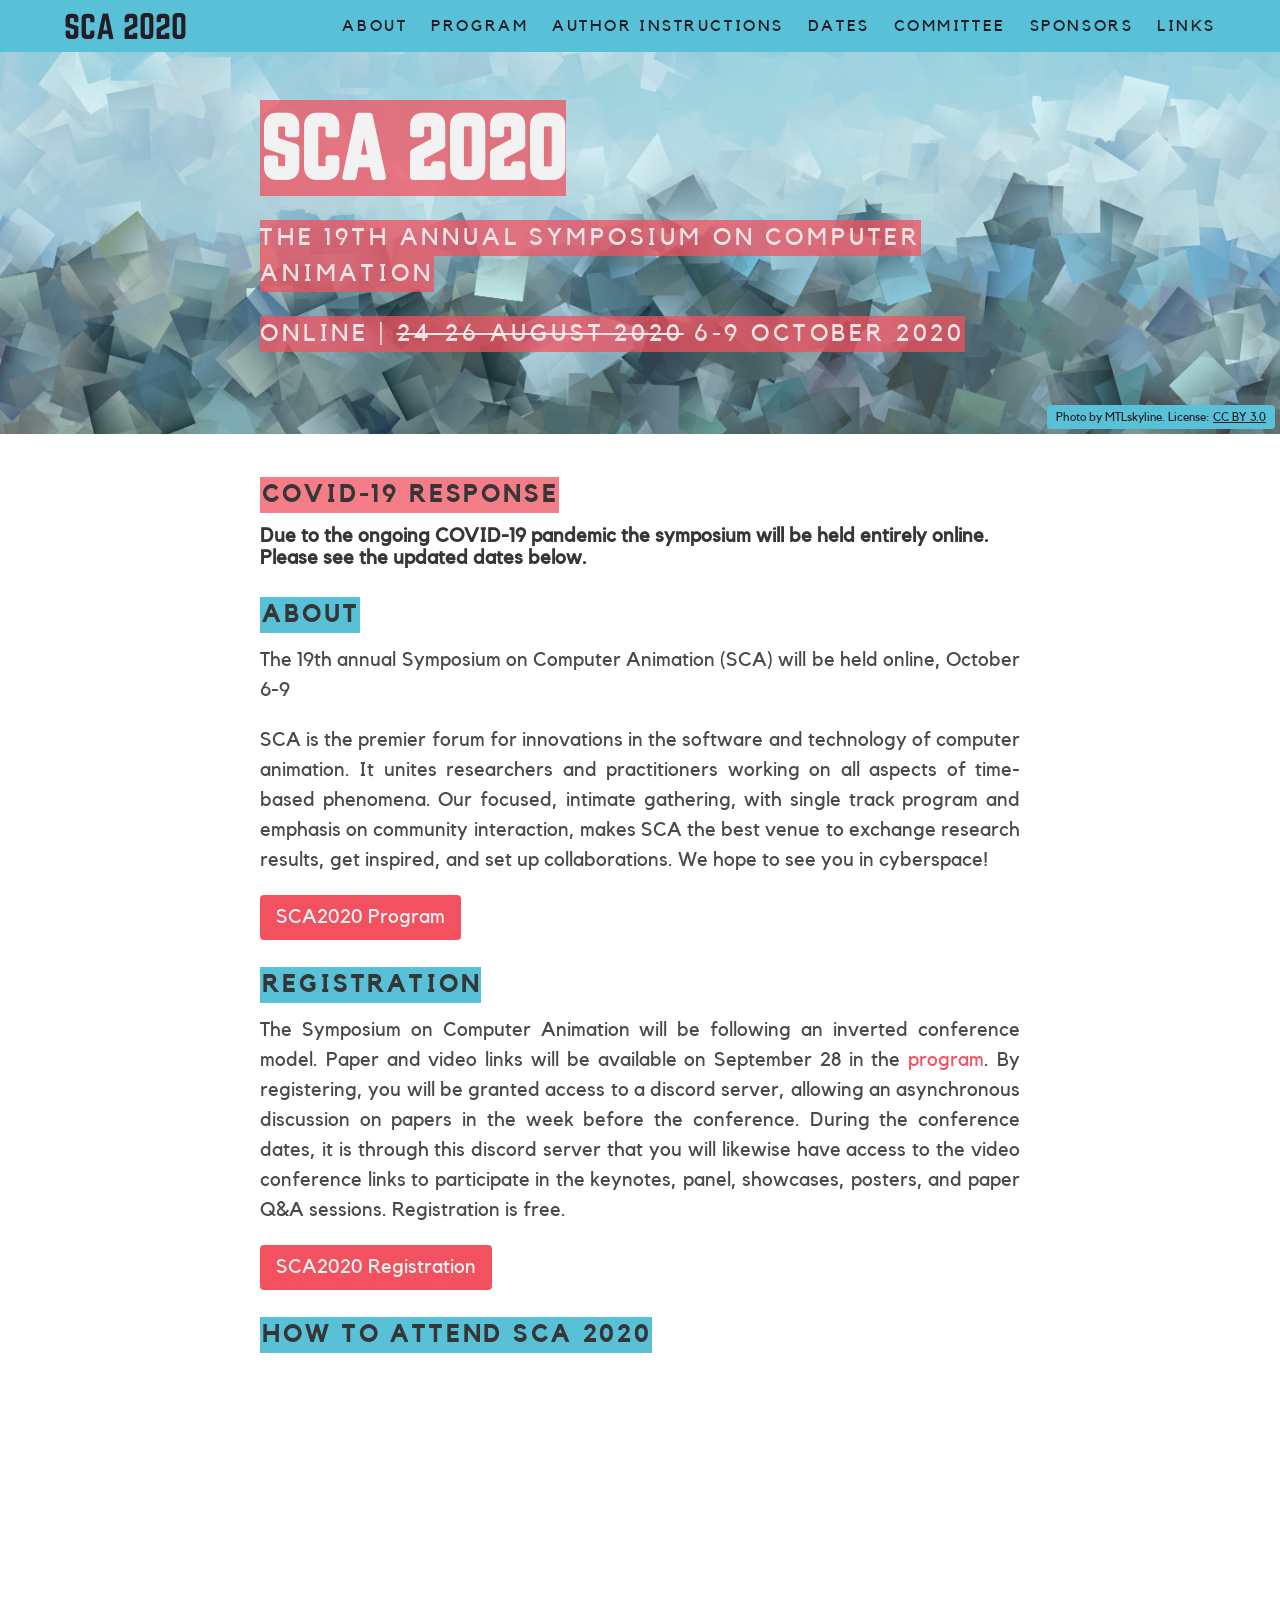
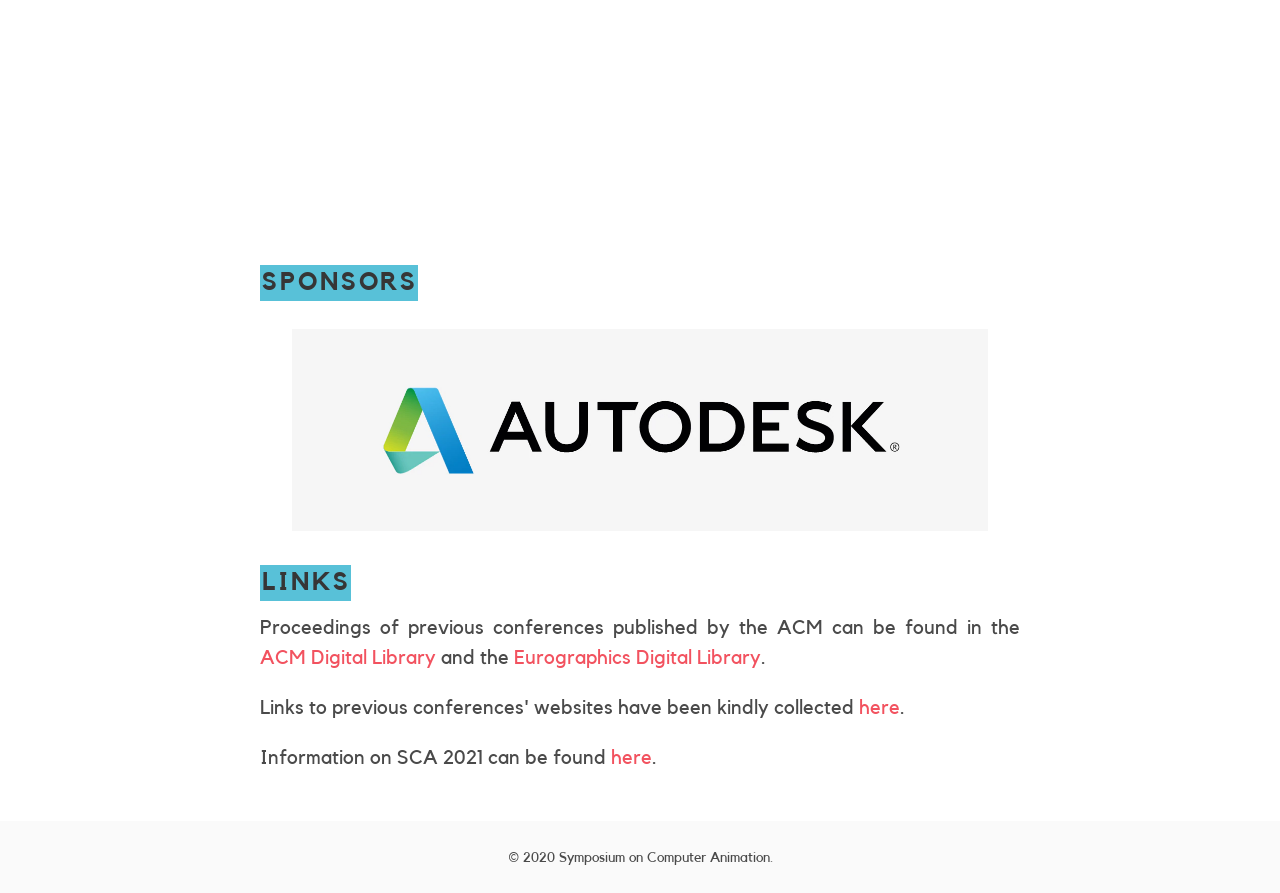
<file: 2020/index.html>
<!DOCTYPE html>
<html class="has-navbar-fixed-top">
<head>
<meta charset="utf-8">
<meta http-equiv="X-UA-Compatible" content="IE=edge">
<meta name="viewport" content="width=device-width, initial-scale=1">
<title>SCA 2020</title>
<link rel="stylesheet" href="css/main.css">
</head>
<body>
<nav class="navbar is-primary is-fixed-top">
  <div class="container">
    <div class="navbar-brand"> <a class="navbar-item logo is-size-3" href="#"> SCA&nbsp;2020 </a> <span class="navbar-burger burger" data-target="navbarMenuHeroA"> <span></span> <span></span> <span></span> </span> </div>
    <div id="navbarMenuHeroA" class="navbar-menu">
      <div class="navbar-end"> 
        <a class="navbar-item byline" href="index.html#about"> About </a>  
        <a class="navbar-item byline" href="program.html#program"> Program </a> 
        <a class="navbar-item byline" href="submissions.html#submissions"> Author Instructions </a> 
        <a class="navbar-item byline" href="submissions.html#dates"> Dates </a>
        <!-- <a class="navbar-item byline">
            Program
          </a>
          <a class="navbar-item byline">
            Registration
          </a> --> 
        <!--           <a class="navbar-item byline" href="#venue">
            Venue
          </a> --> 
        <a class="navbar-item byline" href="committee.html#committee"> Committee </a>
        <a class="navbar-item byline" href="index.html#sponsors"> Sponsors </a>
        <a class="navbar-item byline" href="index.html#links"> Links </a> 
      </div>
  </div>
  </div>
</nav>
<section class="hero is-link">
  <div class="hero-body">
    <div class="container">
      <div class="columns">
        <div class="column is-8-desktop is-offset-2-desktop">
          <h1 class="title is-1 is-spaced"> <span class="logo text-bg is-link is-transparent">SCA&nbsp;2020</span> </h1>
          <h2 class="subtitle byline is-4"> <span class="text-bg is-link is-transparent"> THE 19TH ANNUAL SYMPOSIUM ON COMPUTER ANIMATION </span> </h2>
          <h2 class="subtitle byline is-4"> <span class="text-bg is-link is-transparent"> Online | <strike> 24-26 August 2020</strike> 6-9 October 2020 </span> </h2>
        </div>
      </div>
    </div>
  </div>
  <div class="hero-foot">
    <div class="container is-pulled-right">
      <div class="tags">
        <div class="tag is-primary"> Photo by MTLskyline. License:&nbsp;<a id="photo-license" href="https://creativecommons.org/licenses/by/3.0/deed.en">CC BY 3.0</a> </div>
      </div>
    </div>
  </div>
</section>
<section class="section">
  <div class="container">
    <div class="columns">
      <div class="column is-8-desktop is-offset-2-desktop">
        <div class="content">
          <h3><span class="text-bg is-link is-transparent">COVID-19 Response</span></h3>
          <h4> Due to the ongoing COVID-19 pandemic the symposium will be held entirely online. Please see the updated dates below. </h4>
          
          <!-- ABOUT -->
          <h3 id="about"><span class="text-bg is-primary">About</span></h3>
          <p align="justify"> The 19th annual Symposium on Computer Animation (SCA) will be held online, 
            <!--<br> <strike> August 24-26</strike> --> October 6-9 </p>
          <p align="justify"> SCA is the premier forum for innovations in the software and technology of computer animation. It unites researchers and practitioners working on all aspects of time-based phenomena. Our focused, intimate gathering, with single track program and emphasis on community interaction, makes SCA the best venue to exchange research results, get inspired, and set up collaborations. We hope to see you in cyberspace! </p>
          
          <p> <a class="button is-link is-medium" href="program.html#program">SCA2020 Program</a> </p>
          
          
          <!-- VENUE --> 
          <!--             <h3 id="venue"><span class="text-bg is-primary">Venue</span></h3>
            <figure class="image video">
              <iframe width="100%" src="https://www.youtube-nocookie.com/embed/Zju55DosmUY" frameborder="0" allow="accelerometer; autoplay; encrypted-media; gyroscope; picture-in-picture" allowfullscreen></iframe>
            </figure>
            <p>
              We look forward to welcoming you to Montréal. More details about the venue, including travel and accommodation info, are forthcoming.
            </p> --> 
          
          <!-- REGISTRATION -->

          <h3 id="registration"><span class="text-bg is-primary">Registration</span></h3>
          <p align="justify"> The Symposium on Computer Animation will be following an inverted conference model.  Paper and video links will be available on September 28 in the <a href="program.html#program">program</a>.  By registering, you will be granted access to a discord server, allowing an asynchronous discussion on papers in the week before the conference.  During the conference dates, it is through this discord server that you will likewise have access to the video conference links to participate in the keynotes, panel, showcases, posters, and paper Q&A sessions.  Registration is free. </p>
          
          <p> <a class="button is-link is-medium" href="https://forms.gle/P4rYVQjUqevzjwdz5">SCA2020 Registration</a> </p>

          <!-- HOW TO ATTEND -->
          <h3 id="attending"><span class="text-bg is-primary">How to Attend SCA 2020</span></h3>

           <figure class="image video">
<!--              <iframe width="100%" src="https://www.youtube.com/watch?v=z4PIeIxcUUo" frameborder="0" allow="accelerometer; autoplay; encrypted-media; gyroscope; picture-in-picture" allowfullscreen></iframe>
-->
<iframe width="560"  src="https://www.youtube.com/embed/z4PIeIxcUUo" frameborder="0" allow="accelerometer; autoplay; clipboard-write; encrypted-media; gyroscope; picture-in-picture" allowfullscreen></iframe>

            </figure>


          <!-- LINKS -->
          <h3 id="sponsors"><span class="text-bg is-primary">Sponsors</span></h3>
          
            <figure><img src="imgs/logo-fomats-cmykR1-1378x400.webp"> </figure>
          
          <!-- LINKS -->
          <h3 id="links"><span class="text-bg is-primary">Links</span></h3>
          <p align="justify"> Proceedings of previous conferences published by the ACM can be found in the <a href="https://dl.acm.org/event.cfm?id=RE369&tab=pubs">ACM Digital Library</a> and the <a href="https://diglib.eg.org/handle/10.2312/423">Eurographics Digital Library</a>.

          </p>
          <p>
            Links to previous conferences' websites have been kindly collected <a href="https://www.cs.ubc.ca/~van/sca/sca.html">here</a>. </p>
            <p>Information on SCA 2021 can be found <a href="2021/index.html">here</a>.</p>
        </div>
      </div>
    </div>
  </div>
</section>
<footer class="footer has-text-centered">
  <div class="container">
    <div class="columns">
      <div class="column is-8-desktop is-offset-2-desktop">
        <p> <small> © 2020 Symposium on Computer Animation. </small> </p>
      </div>
    </div>
  </div>
</footer>
<script type="text/javascript" src="lib/main.js"></script>
</body>
</html>
</file>
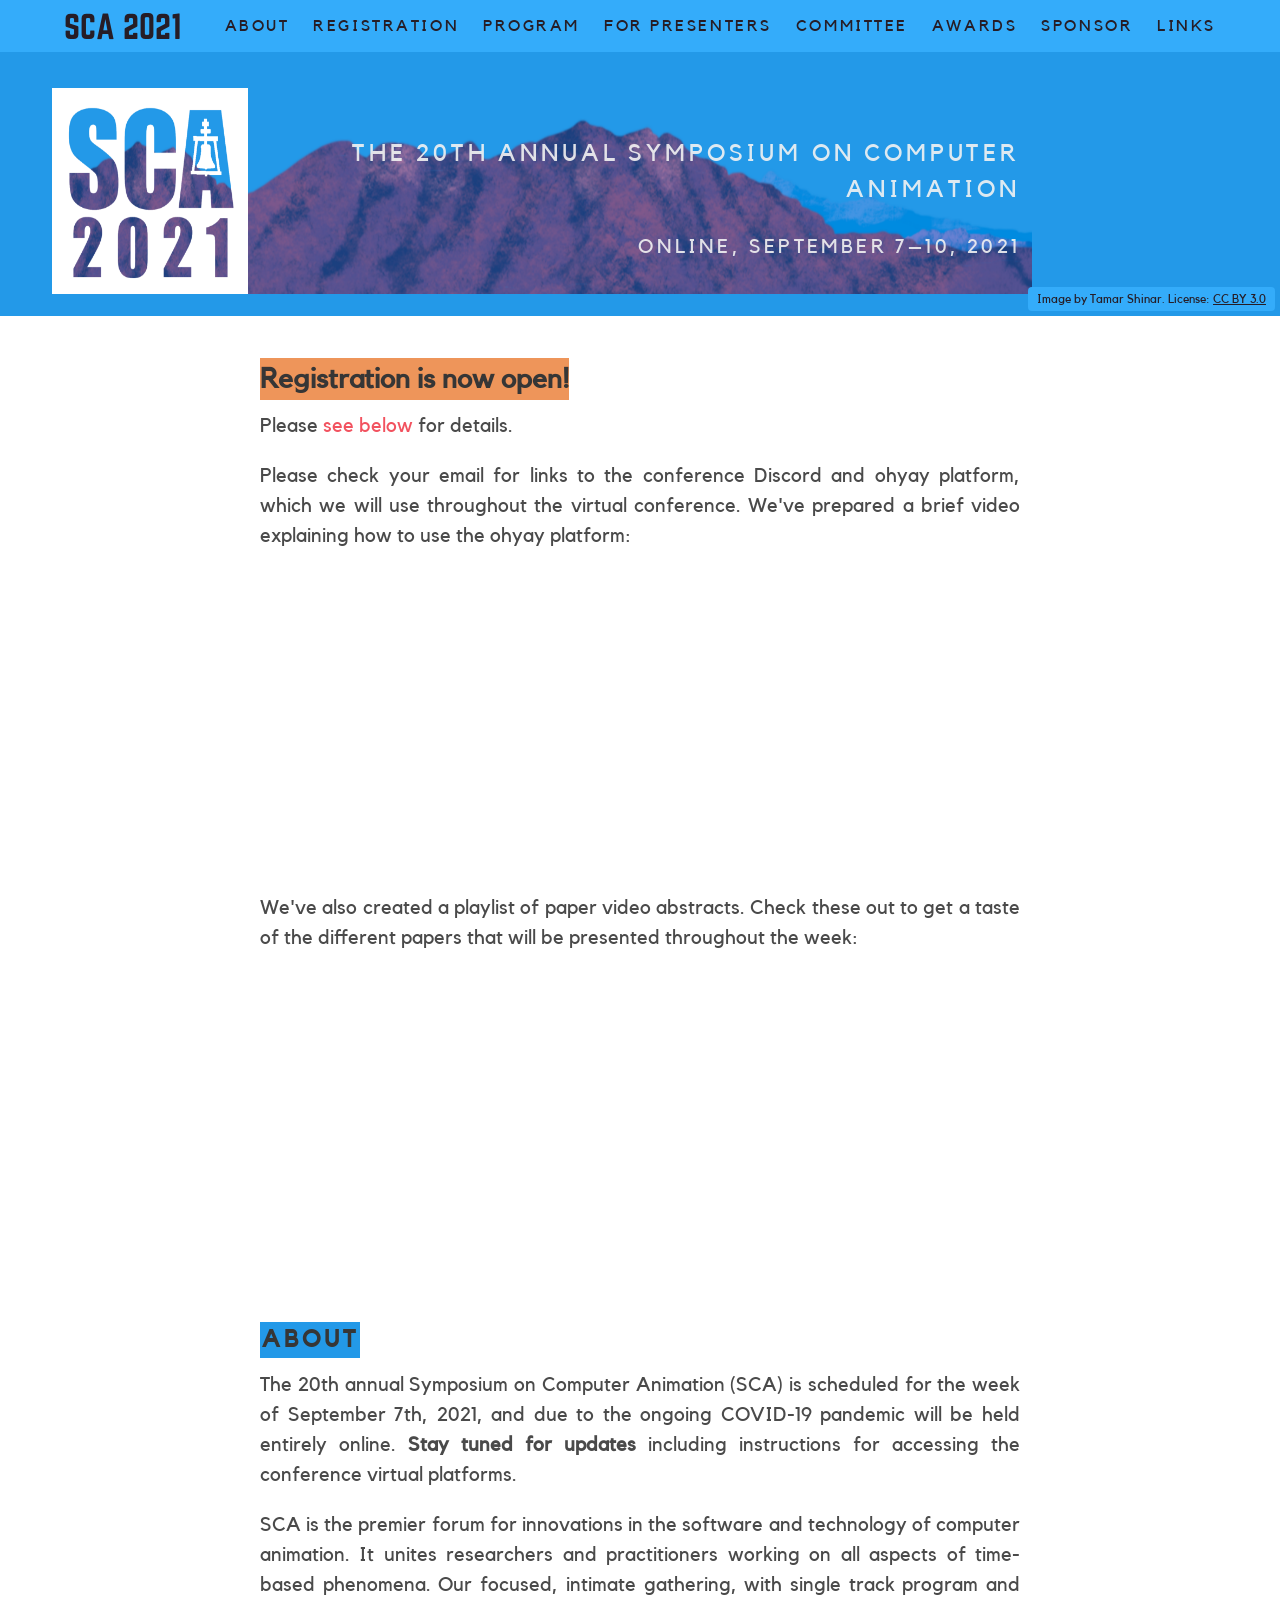
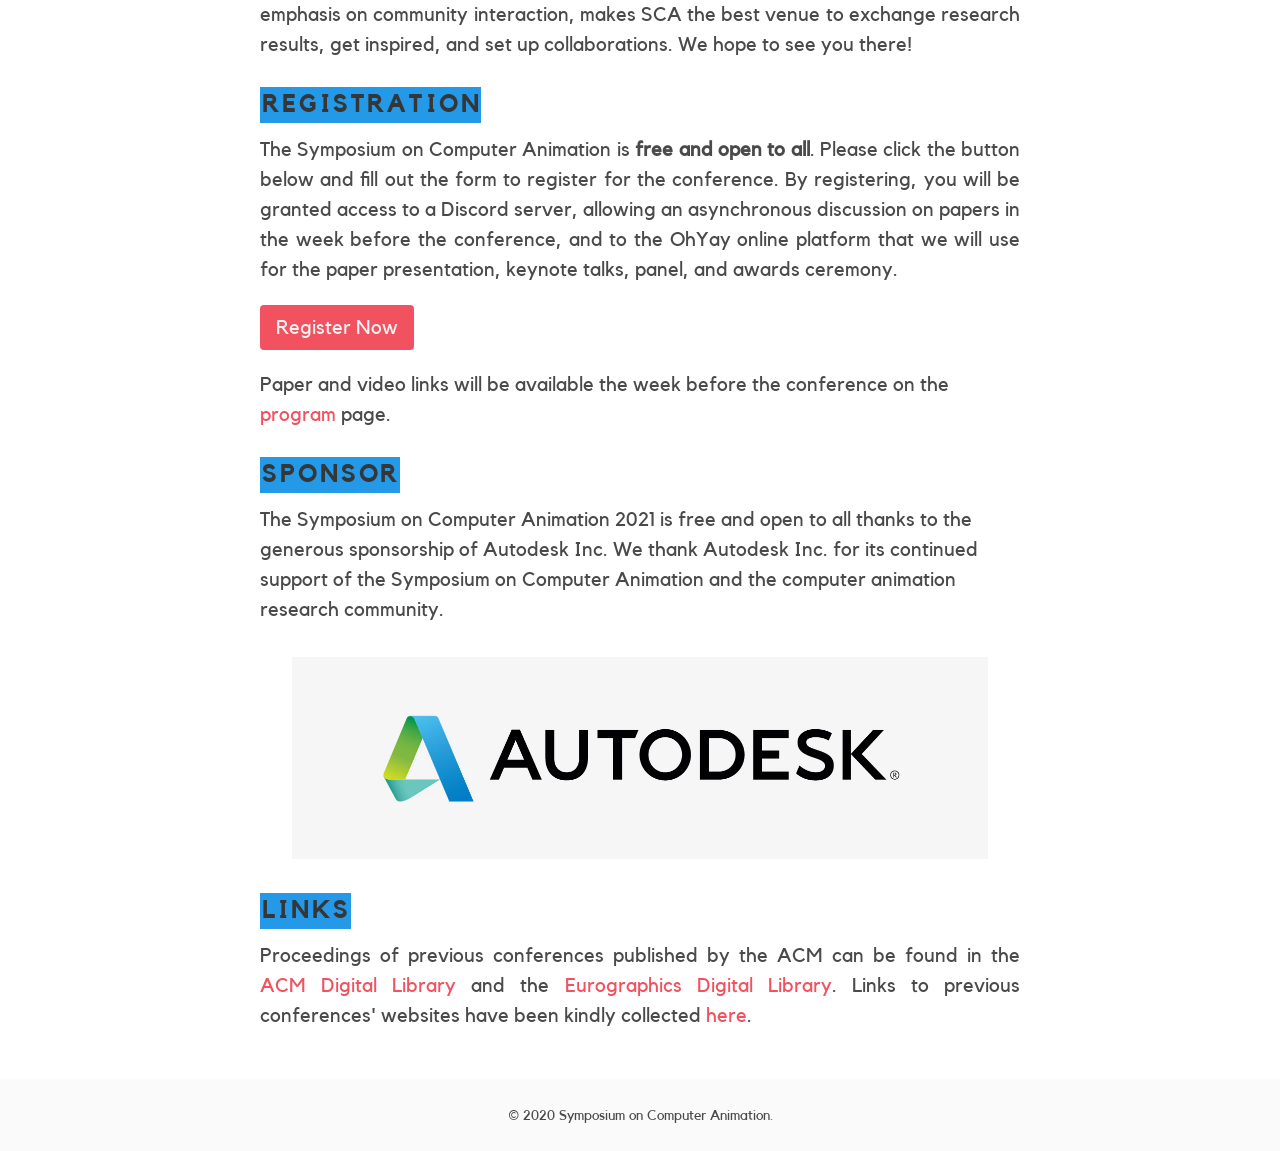
<file: 2021/index.html>
<!DOCTYPE html>
<html class="has-navbar-fixed-top">
    <head>
        <meta charset="utf-8">
        <meta http-equiv="X-UA-Compatible" content="IE=edge">
        <meta name="viewport" content="width=device-width, initial-scale=1">
        <title>SCA 2021</title>
        <link rel="stylesheet" href="css/main.css">
    </head>
    <body>
        <nav class="navbar is-primary is-fixed-top">
            <div class="container">
                <div class="navbar-brand"> <a class="navbar-item logo is-size-3" href="index.html#"> SCA&nbsp;2021 </a> <span class="navbar-burger burger" data-target="navbarMenuHeroA"> <span></span> <span></span> <span></span> </span> </div>
                <div id="navbarMenuHeroA" class="navbar-menu">
                    <div class="navbar-end"> 
                        <a class="navbar-item byline" href="index.html#about"> About </a>  
                        <!--<a class="navbar-item byline" href="index.html#dates"> Dates </a> -->
                        <!--<a class="navbar-item byline" href="cfp.html"> Submit </a> 		-->
                        <a class="navbar-item byline" href="index.html#registration"> Registration </a> 
                        <a class="navbar-item byline" href="program.html"> Program </a>
                        
                        <!--           <a class="navbar-item byline" href="#venue">
                            Venue
                        </a> --> 
                        <a class="navbar-item byline" href="presenters.html"> For Presenters </a>
                        <a class="navbar-item byline" href="committee.html#committee"> Committee </a>
                        <a class="navbar-item byline" href="awards.html#awards"> Awards </a>
                        <a class="navbar-item byline" href="index.html#sponsors"> Sponsor </a>
                        <a class="navbar-item byline" href="index.html#links"> Links </a> 
                        
                    </div>
                </div>
            </div>
        </nav>
        <section class="hero is-link">
            <div class="hero-body">
                <div class="container">
                    <div class="columns">
                        <div class="column is-2-desktop logoleft">		  
                            <img src="./imgs/sca2021left.png">
                        </div>
                        <div class="column is-8-desktop logoright">          
                            <h2 class="subtitle byline is-4"> <span class="is-link is-transparent"> <p style="text-align:right;"> THE 20TH ANNUAL SYMPOSIUM ON COMPUTER ANIMATION</p></span></h2>
                            <h2 class="subtitle byline is-5"> <span class="is-link is-transparent"> <p style="text-align:right;">Online, September 7&ndash;10, 2021</p> </span> </h2>
                            <!--          <h2 class="subtitle byline is-4"> <span class="is-link is-transparent"> 30 July-1 August 2021 </span> </h2> -->
                        </div>
                    </div>
                </div>
            </div>
            
            <div class="hero-foot">
                <div class="container is-pulled-right">	
                    <div class="tags">
                        <div class="tag is-primary"> Image by Tamar Shinar. License:&nbsp;<a id="photo-license" href="https://creativecommons.org/licenses/by/3.0/deed.en">CC BY 3.0</a> </div>
                    </div>
                </div>
            </div>
            
        </section>
        <section class="section">
            <div class="container">
                <div class="columns">
                    <div class="column is-8-desktop is-offset-2-desktop">
                        <div class="content">
                            
                            <!-- ABOUT -->
                            <h2><span class="text-bg is-link is-transparent">Registration is now open!</span></h2>
                            <p align="justify">Please <a href="#registration">see below</a> for details.</p>
                            
                            <p align="justify">Please check your email for links to the conference Discord and ohyay platform, which we will use throughout the virtual conference. We've prepared a brief video explaining how to use the ohyay platform:</p>                            
                            
                            <iframe style="height:315px; width:560px;" src="https://www.youtube.com/embed/oNJ93FNbYo4" title="YouTube video player" frameborder="0" allow="accelerometer; autoplay; clipboard-write; encrypted-media; gyroscope; picture-in-picture" allowfullscreen></iframe>
                            
                            <p align="justify">We've also created a playlist of paper video abstracts. Check these out to get a taste of the different papers that will be presented throughout the week:</p>
                            
                            <iframe style="height:315px; width:560px;" src="https://www.youtube.com/embed/videoseries?list=PLR-Qzc9Bn-gfRVTzBS2DHFuJUwXjbMqii" title="YouTube video player" frameborder="0" allow="accelerometer; autoplay; clipboard-write; encrypted-media; gyroscope; picture-in-picture" allowfullscreen></iframe>
                            
                            <h3 id="about"><span class="text-bg is-primary">About</span></h3>
                            <p align="justify"> The 20th annual Symposium on Computer Animation (SCA) is scheduled for the week of September 7th, 2021, and due to the ongoing COVID-19 pandemic will be held entirely online. <b>Stay tuned for updates</b> including instructions for accessing the conference virtual platforms.</p>
                            
                            <p align="justify"> SCA is the premier forum for innovations in the software and technology of computer animation. It unites researchers and practitioners working on all aspects of time-based phenomena. Our focused, intimate gathering, with single track program and emphasis on community interaction, makes SCA the best venue to exchange research results, get inspired, and set up collaborations. We hope to see you there! </p>
                            
                            <!-- SUBMISSION DEADLINE PREVIEW -->
                            <!--<h3 id="dates"><span class="text-bg is-primary">Important Dates</span></h3>
                            <p>All dates are for 2021. Please see the <a href="cfp.html">call for participation</a> for additional timeline information for each program.</p>
                            <ul class="is-size-5">
                                <li>Paper Submission: <s>April 28</s> May 12</li>
                                <li>Poster Submission: July 27</li>            
                                <li>Showcases Submission: July 31</li>
                                <li>Symposium: September 7&ndash;10</li>
                            </ul>
                            -->
                            
                            <!-- <p> <a class="button is-link is-medium" href="program.html#program">SCA2020 Program</a> </p> -->
                            
                            
                            <!-- VENUE --> 
                            <!--             <h3 id="venue"><span class="text-bg is-primary">Venue</span></h3>
                                <figure class="image video">
                                <iframe width="100%" src="https://www.youtube-nocookie.com/embed/Zju55DosmUY" frameborder="0" allow="accelerometer; autoplay; encrypted-media; gyroscope; picture-in-picture" allowfullscreen></iframe>
                                </figure>
                                <p>
                                We look forward to welcoming you to Montréal. More details about the venue, including travel and accommodation info, are forthcoming.
                            </p> --> 
                            
                            <!-- REGISTRATION -->
                            
                            
                                <h3 id="registration"><span class="text-bg is-primary">Registration</span></h3>
                                <p align="justify"> The Symposium on Computer Animation is <b>free and open to all</b>. Please click the button below and fill out the form to register for the conference. By registering, you will be granted access to a Discord server, allowing an asynchronous discussion on papers in the week before the conference, and to the OhYay online platform that we will use for the paper presentation, keynote talks, panel, and awards ceremony.</p>
                                    
                                
                                <p> <a class="button is-link is-medium" href="https://docs.google.com/forms/d/e/1FAIpQLSck5XMKSQBaG3pjYa-FCGIM4BlCz09F5SOvrd0rOJ5G6E69-A/viewform">Register Now</a> </p>
                                
                                <p>Paper and video links will be available the week before the conference on the <a href="program.html#program">program</a> page.</p>   
                                
                            
                            
                            <!-- HOW TO ATTEND -->
                            <!--
                                <h3 id="attending"><span class="text-bg is-primary">How to Attend SCA 2020</span></h3>
                                
                                <figure class="image video">
                                <iframe width="560"  src="https://www.youtube.com/embed/z4PIeIxcUUo" frameborder="0" allow="accelerometer; autoplay; clipboard-write; encrypted-media; gyroscope; picture-in-picture" allowfullscreen></iframe>
                                
                                </figure>
                            -->
                            
                            <!-- SPONSOR -->
                            
                            
                                <h3 id="sponsors"><span class="text-bg is-primary">Sponsor</span></h3>
                                <p>The Symposium on Computer Animation 2021 is free and open to all thanks to the generous sponsorship of Autodesk Inc. We thank Autodesk Inc. for its continued support of the Symposium on Computer Animation and the computer animation research community.</p>
                                <figure><img src="imgs/logo-fomats-cmykR1-1378x400.webp"> </figure>
                            
                            <!-- LINKS -->
                            <h3 id="links"><span class="text-bg is-primary">Links</span></h3>
                            <p align="justify"> Proceedings of previous conferences published by the ACM can be found in the <a href="https://dl.acm.org/event.cfm?id=RE369&tab=pubs">ACM Digital Library</a> and the <a href="https://diglib.eg.org/handle/10.2312/423">Eurographics Digital Library</a>. 
                            Links to previous conferences' websites have been kindly collected <a href="https://www.cs.ubc.ca/~van/sca/sca.html">here</a>. </p>
                        </div>
                    </div>
                </div>
            </div>
        </section>
        <footer class="footer has-text-centered">
            <div class="container">
                <div class="columns">
                    <div class="column is-8-desktop is-offset-2-desktop">
                        <p> <small> © 2020 Symposium on Computer Animation. </small> </p>
                    </div>
                </div>
            </div>
        </footer>
        <script type="text/javascript" src="lib/main.js"></script>
    </body>
</html>
</file>
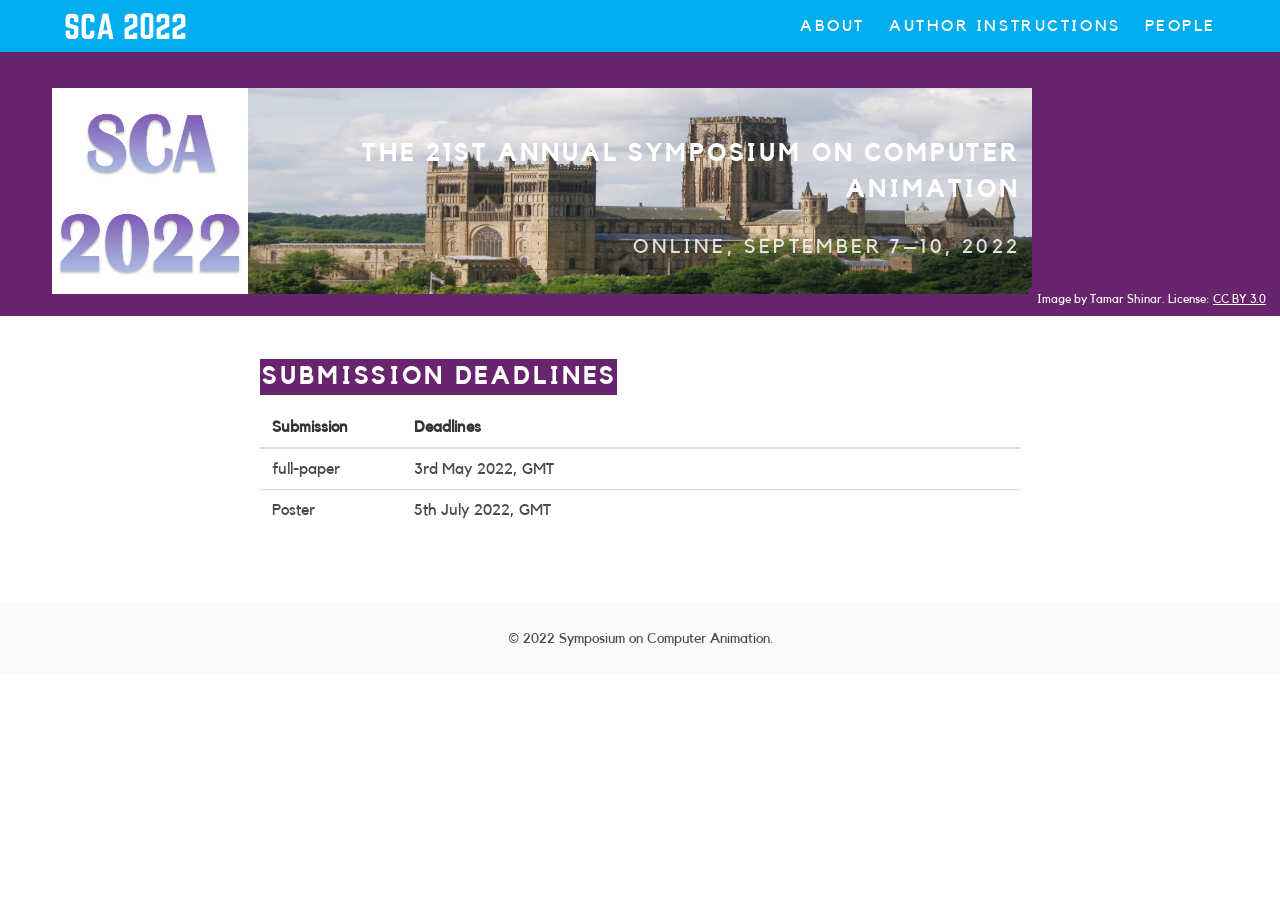
<file: instructions.html>
<!DOCTYPE html>
<html class="has-navbar-fixed-top">
    <head>
        <meta charset="utf-8">
        <meta http-equiv="X-UA-Compatible" content="IE=edge">
        <meta name="viewport" content="width=device-width, initial-scale=1">
        <title>SCA 2022</title>
        <link rel="stylesheet" href="css/main.css">
    </head>
    <body>
        <nav class="navbar is-primary is-fixed-top">
            <div class="container">
                <div class="navbar-brand"> <a class="navbar-item logo is-size-3" href="index.html"> SCA&nbsp;2022 </a> <span class="navbar-burger burger" data-target="navbarMenuHeroA"> <span></span> <span></span> <span></span> </span> </div>
                <div id="navbarMenuHeroA" class="navbar-menu">
                    <div class="navbar-end"> 
                        <a class="navbar-item byline" href="index.html"> About </a>  
                        <!--<a class="navbar-item byline" href="index.html#dates"> Dates </a> -->
                        <!--<a class="navbar-item byline" href="cfp.html"> Submit </a> 		-->
                        <a class="navbar-item byline" href="instructions.html"> Author Instructions </a> 
                        <a class="navbar-item byline" href="people.html"> People </a>
                        
                        <!--           <a class="navbar-item byline" href="#venue">
                            Venue
                        </a> -->
                        <!--ziyi
                        <a class="navbar-item byline" href="presenters.html"> For Presenters </a>
                        <a class="navbar-item byline" href="committee.html#committee"> Committee </a>
                        <a class="navbar-item byline" href="awards.html#awards"> Awards </a>
                        <a class="navbar-item byline" href="index.html#sponsors"> Sponsor </a>
                        <a class="navbar-item byline" href="index.html#links"> Links </a> 
                        ziyi-->
                    </div>
                </div>
            </div>
        </nav>
        <section class="hero is-link">
            <div class="hero-body">
                <div class="container">
                    <div class="columns">
                        <div class="column is-2-desktop logoleft">		  
                            <img src="./imgs/sca2022left.png">
                        </div>
                        <div class="column is-8-desktop logoright">          
                            <h2 class="subtitle byline is-4"> <span class="is-link is-transparent"> <p style="text-align:right;color:white"><b>THE 21ST ANNUAL SYMPOSIUM ON COMPUTER ANIMATION</b></p></span></h2>
                            <h2 class="subtitle byline is-5"> <span class="is-link is-transparent"> <p style="text-align:right;">Online, September 7&ndash;10, 2022</p> </span> </h2>
                            <!--          <h2 class="subtitle byline is-4"> <span class="is-link is-transparent"> 30 July-1 August 2021 </span> </h2> -->
                        </div>
                    </div>
                </div>
            </div>
            
            <div class="hero-foot">
                <div class="container is-pulled-right">	
                    <div class="tags">
                        <div class="tag is-primary"> Image by Tamar Shinar. License:&nbsp;<a id="photo-license" href="https://creativecommons.org/licenses/by/3.0/deed.en">CC BY 3.0</a> </div>
                    </div>
                </div>
            </div>
            
        </section>
        <section class="section">
            <div class="container">
                <div class="columns">
                    <div class="column is-8-desktop is-offset-2-desktop">
                        <div class="content"> 
                            
                            <!-- PROGRAM -->
                            <!--ziyi
                            <h3 id="program"><span class="text-bg is-primary">Program</span></h3>
                            <p align="justify"> SCA will be held online between September 7 and September 10, 2021. Despite the limitations of a virtual venue we put together for you an unforgettable program with exciting keynote speakers, a panel, and, last but not least, a high quality poster and paper program highlighting the latest research trends and results in the field. </p>
                            
                            <p>Registration is <b>now open</b>--please <a href="https://docs.google.com/forms/d/e/1FAIpQLSck5XMKSQBaG3pjYa-FCGIM4BlCz09F5SOvrd0rOJ5G6E69-A/viewform">fill out this form</a> to register for the conference and receive updates including links to the virtual conference platforms.</p>
                            
                            <p>A YouTube playlist of recordings of the conference sessions (so far) is available <a href="https://bit.ly/sca2021full">here</a>.</p>
                            
                            
                            <p class="is-size-6">All event times on the program are in <b>Eastern Daylight Time</b> (EDT). A <a href="https://calendar.google.com/calendar/u/1?cid=ODd2YzJqODdvdjg5NGhwN3U3MmltbG9maG9AZ3JvdXAuY2FsZW5kYXIuZ29vZ2xlLmNvbQ">Google calendar</a> of the conference program is available (which will update dynamically with any changes to the program).</p>
                            ziyi-->
                            <!-- CONFERENCE SCHEDULE -->
                            <h3 id="about"><span class="text-bg is-primary">Submission Deadlines</span></h3>
                            <!--ziyi
                            <p align="justify"> 13 EDT = 17 GMT = 19 CEST = 01 CST = 10 PDT</p>
                            ziyi-->
                            <!-- Tuesday -->
                            
                            <div id="tablepress-4_wrapper" class="dataTables_wrapper no-footer">
                                <table id="tablepress-4" class="tablepress tablepress-id-4 dataTable no-footer" role="grid">
                                    <thead>
                                        <tr class="row-1 odd" role="row">
                                            <th class="column-1 sorting_disabled" rowspan="1" colspan="1" style="width: 132px;">Submission</th>
                                            <th class="column-2 sorting_disabled" rowspan="1" colspan="1" style="width: 576px;">Deadlines</th>
                                        </tr>
                                    </thead>
                                    <tbody class="row-hover">
                                        <tr class="row-2 even" role="row">
                                            <td class="column-1">full-paper</td>
                                            <td class="column-2">3rd May 2022, GMT</td>
                                        </tr>
                                        <tr class="row-3 odd" role="row">
                                            <td class="column-1">Poster</td>
                                            <td class="column-2">5th July 2022, GMT</a><br></td>
                                        </tr>
                                        <!--ziyi
                                        <tr class="row-5 odd" role="row">
                                            <td class="column-1">13:00–14:30</td>
                                            <td class="column-2"><a href="#Session1">Paper Session 1: Solids</a><br></td>
                                        </tr>
                                        <tr class="row-4 even" role="row">
                                            <td class="column-1">14:30–16:00</td>
                                            <td class="column-2"><a href="#Session2">Paper Session 2: Skeletons and Motion</a><br></td>
                                        </tr>
                                        <tr class="row-7 odd" role="row">
                                            <td class="column-1">16:00–17:00</td>
                                            <td class="column-2">SCA After hours<br></td>
                                        </tr>
                                        ziyi-->
                                    </tbody>
                                </table>
                            </div>
                            <br>                           
                            
                        </div>
                    </div>
                </div>
            </div>
        </section>
        <footer class="footer has-text-centered">
            <div class="container">
                <div class="columns">
                    <div class="column is-8-desktop is-offset-2-desktop">
                        <p> <small> © 2022 Symposium on Computer Animation. </small> </p>
                    </div>
                </div>
            </div>
        </footer>
        <script type="text/javascript" src="lib/main.js"></script>
    </body>
</html>
</file>
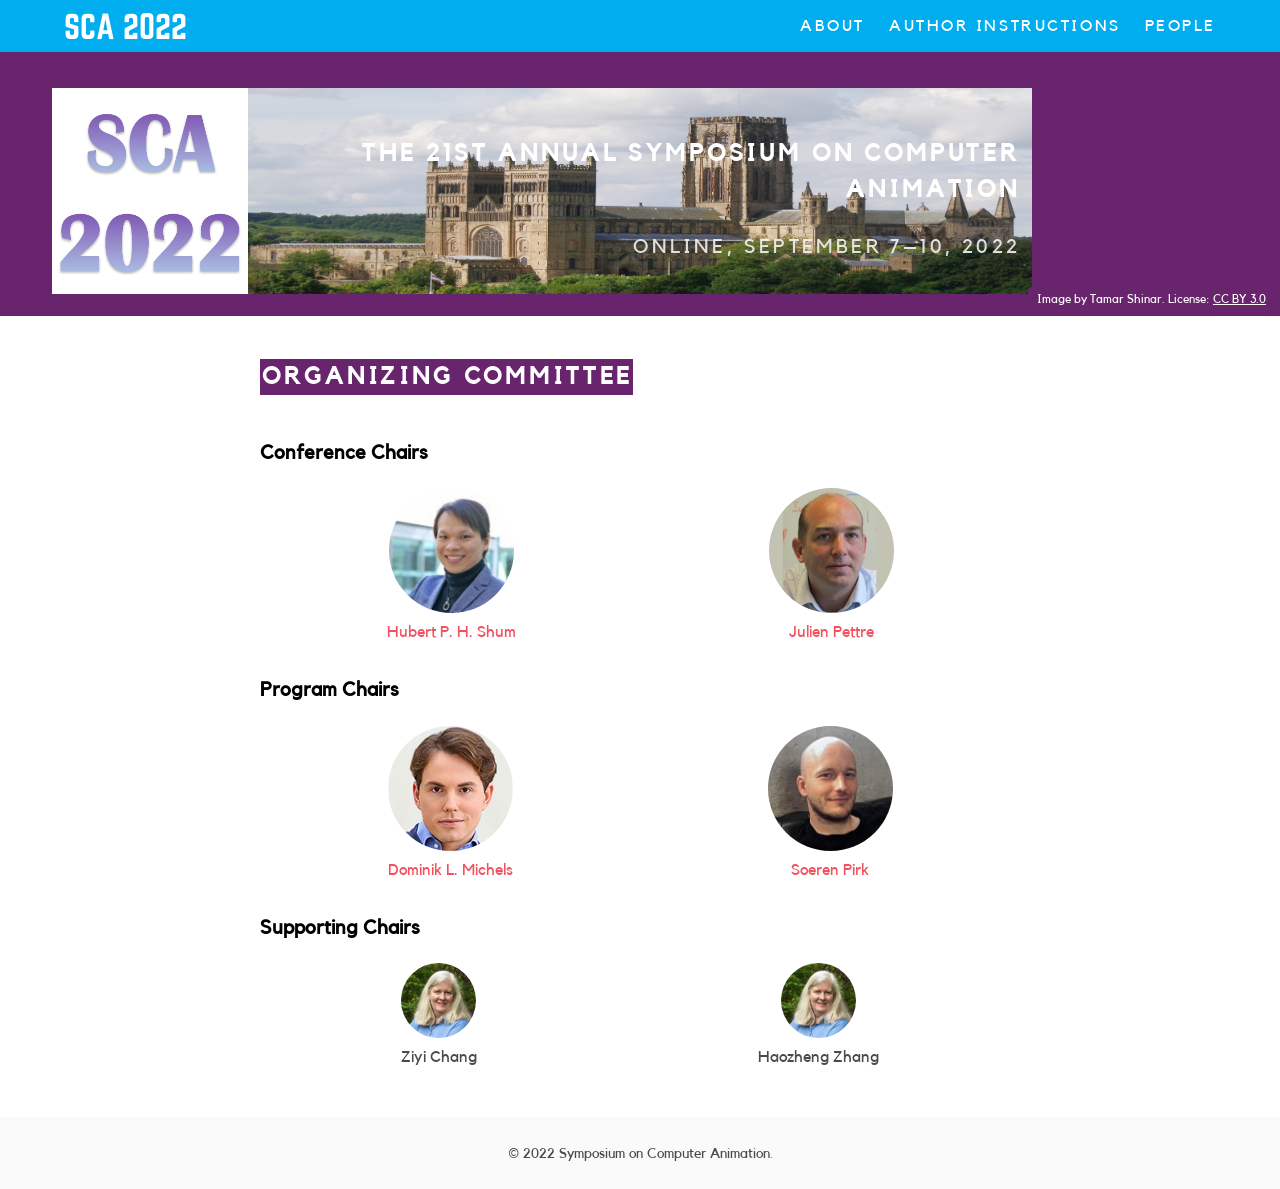
<file: people.html>
<!DOCTYPE html>
<html class="has-navbar-fixed-top">
    <head>
        <meta charset="utf-8">
        <meta http-equiv="X-UA-Compatible" content="IE=edge">
        <meta name="viewport" content="width=device-width, initial-scale=1">
        <title>SCA 2022</title>
        <link rel="stylesheet" href="css/main.css">
    </head>
    <body>
        <nav class="navbar is-primary is-fixed-top">
            <div class="container">
                <div class="navbar-brand"> <a class="navbar-item logo is-size-3" href="index.html"> SCA&nbsp;2022 </a> <span class="navbar-burger burger" data-target="navbarMenuHeroA"> <span></span> <span></span> <span></span> </span> </div>
                <div id="navbarMenuHeroA" class="navbar-menu">
                    <div class="navbar-end"> 
                        <a class="navbar-item byline" href="index.html"> About </a>  
                        <!--<a class="navbar-item byline" href="index.html#dates"> Dates </a> -->
                        <!--<a class="navbar-item byline" href="cfp.html"> Submit </a> 		-->
                        <a class="navbar-item byline" href="instructions.html"> Author Instructions </a> 
                        <a class="navbar-item byline" href="people.html"> People </a>
                        
                        <!--           <a class="navbar-item byline" href="#venue">
                            Venue
                        </a> --> 
                        <!--
                        <a class="navbar-item byline" href="presenters.html"> For Presenters </a>
                        <a class="navbar-item byline" href="committee.html#committee"> Committee </a>
                        <a class="navbar-item byline" href="awards.html#awards"> Awards </a>
                        <a class="navbar-item byline" href="index.html#sponsors"> Sponsor </a>
                        <a class="navbar-item byline" href="index.html#links"> Links </a> 
                        --> 
                        
                    </div>
                </div>
            </div>
        </nav>
        <section class="hero is-link">
            <div class="hero-body">
                <div class="container">
                    <div class="columns">
                        <div class="column is-2-desktop logoleft">		  
                            <img src="./imgs/sca2022left.png">
                        </div>
                        <div class="column is-8-desktop logoright">          
                            <h2 class="subtitle byline is-4"> <span class="is-link is-transparent"> <p style="text-align:right;color:white"><b>THE 21ST ANNUAL SYMPOSIUM ON COMPUTER ANIMATION</b></p></span></h2>
                            <h2 class="subtitle byline is-5"> <span class="is-link is-transparent"> <p style="text-align:right;">Online, September 7&ndash;10, 2022</p> </span> </h2>
                            <!--          <h2 class="subtitle byline is-4"> <span class="is-link is-transparent"> 30 July-1 August 2021 </span> </h2> -->
                        </div>
                    </div>
                </div>
            </div>
            
            <div class="hero-foot">
                <div class="container is-pulled-right">	
                    <div class="tags">
                        <div class="tag is-primary"> Image by Tamar Shinar. License:&nbsp;<a id="photo-license" href="https://creativecommons.org/licenses/by/3.0/deed.en">CC BY 3.0</a> </div>
                    </div>
                </div>
            </div>
            
        </section>
        <section class="section">
            <div class="container">
                <div class="columns">
                    <div class="column is-8-desktop is-offset-2-desktop container1">
                        <div class="content">
                            <h3 id="committee"><span class="text-bg is-primary">Organizing Committee</span></h3>
                            <!-- Conference Chairs -->
                            <h4 class="people-padding" style="color: black">Conference Chairs</h4>
                        </div>
                        <div class="people-container">
                        	<div class="has-text-centered ">
                            		<img class="roundcircle img-fluid" src="./imgs/HubertShum.jpeg" alt="Jane" style="max-width: 125px;">
                            		<p> <a href="http://hubertshum.com/">Hubert P. H. Shum</a> </p>
                        	</div>
                        	<div class="has-text-centered">
                            		<img class="roundcircle img-fluid" src="./imgs/JulienPettre.jpg" alt="Jane" style="max-width: 125px;height:auto;">
                            		<p> <a href="http://people.rennes.inria.fr/Julien.Pettre/">Julien Pettre</a> </p>
                        	</div>
                        </div>
                        <div class="content people-padding">
                            
                            <!-- Program Chairs -->
                            <h4 style="color: black">Program Chairs</h4>
                        </div>
                        <div class="people-container">
                        	<div class="has-text-centered ">
                            		<img class="roundcircle img-fluid" src="./imgs/DominikMichels.jpg" alt="Jane" style="max-width: 125px;">
                            		<p> <a href="https://www.kaust.edu.sa/en/study/faculty/dominik-michels">Dominik L. Michels</a></p>
                        	</div>
                        	<div class="has-text-centered">
                            		<img class="roundcircle img-fluid" src="./imgs/SorenPirk.jpeg" alt="Jane" style="max-width: 125px;height:auto;">
                            		<p><a href="https://storage.googleapis.com/pirk.io/index.html">Soeren Pirk</a></p>
                        	</div>
                        </div>
                        <div class="content people-padding">
                            
                            <!-- Program Chairs -->
                            <h4 style="color: black">Supporting Chairs</h4>
                        </div>
                        <div class="people-container">
                        	<div class="has-text-centered ">
                            		<img class="roundcircle img-fluid" src="./imgs/JKH.jpg" alt="Jane" style="max-width: 75px;">
                            		<p> Ziyi Chang </p>
                        	</div>
                        	<div class="has-text-centered">
                            		<img class="roundcircle img-fluid" src="./imgs/JKH.jpg" alt="Jane" style="max-width: 75px;height:auto;">
                            		<p> Haozheng Zhang </p>
                        	</div>
                        </div>
                    </div>
                </div>
            </div>
        </section>
        
        
        
        
        
        
        
        
        <footer class="footer has-text-centered footclear">
            <div class="container">
                <div class="columns">
                    <div class="column is-8-desktop is-offset-2-desktop">
                        <p> <small> © 2022 Symposium on Computer Animation. </small> </p>
                    </div>
                </div>
            </div>
        </footer>
        <script type="text/javascript" src="lib/main.js"></script>
    </body>
</html>
</file>
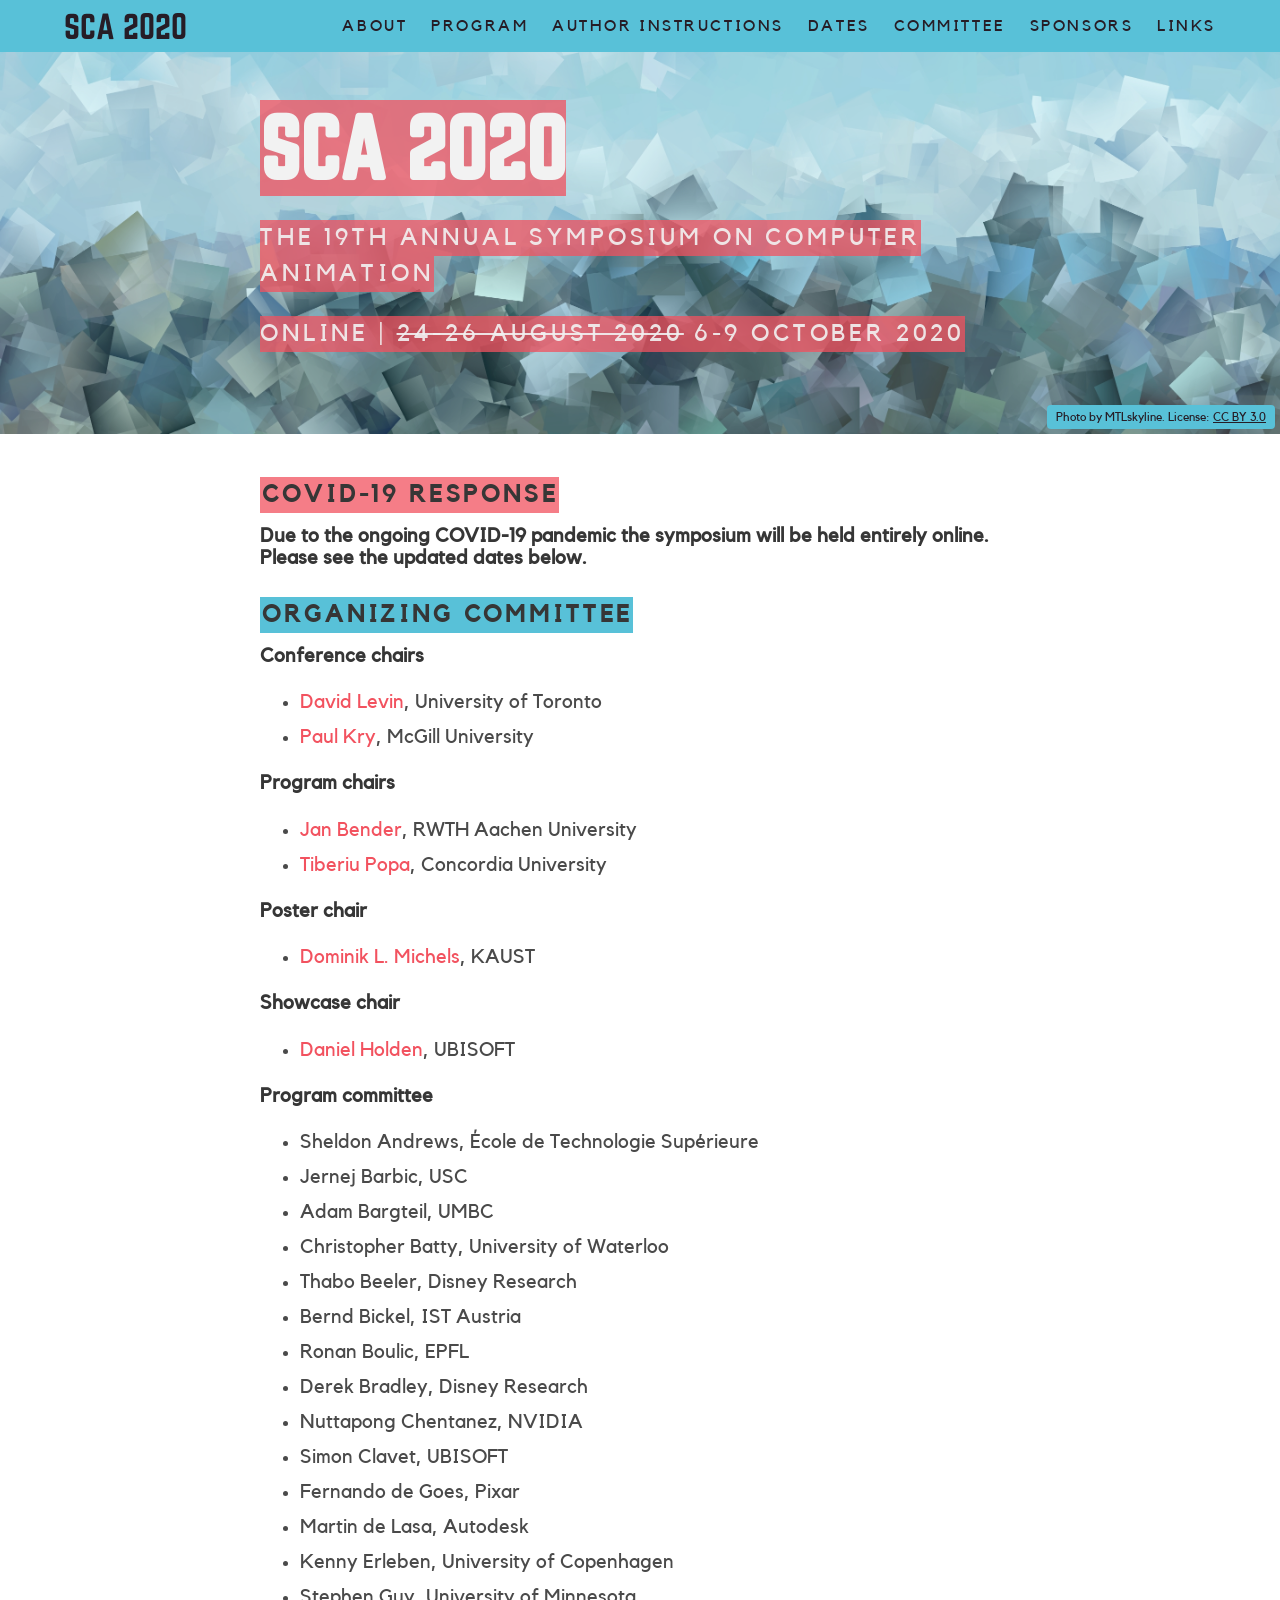
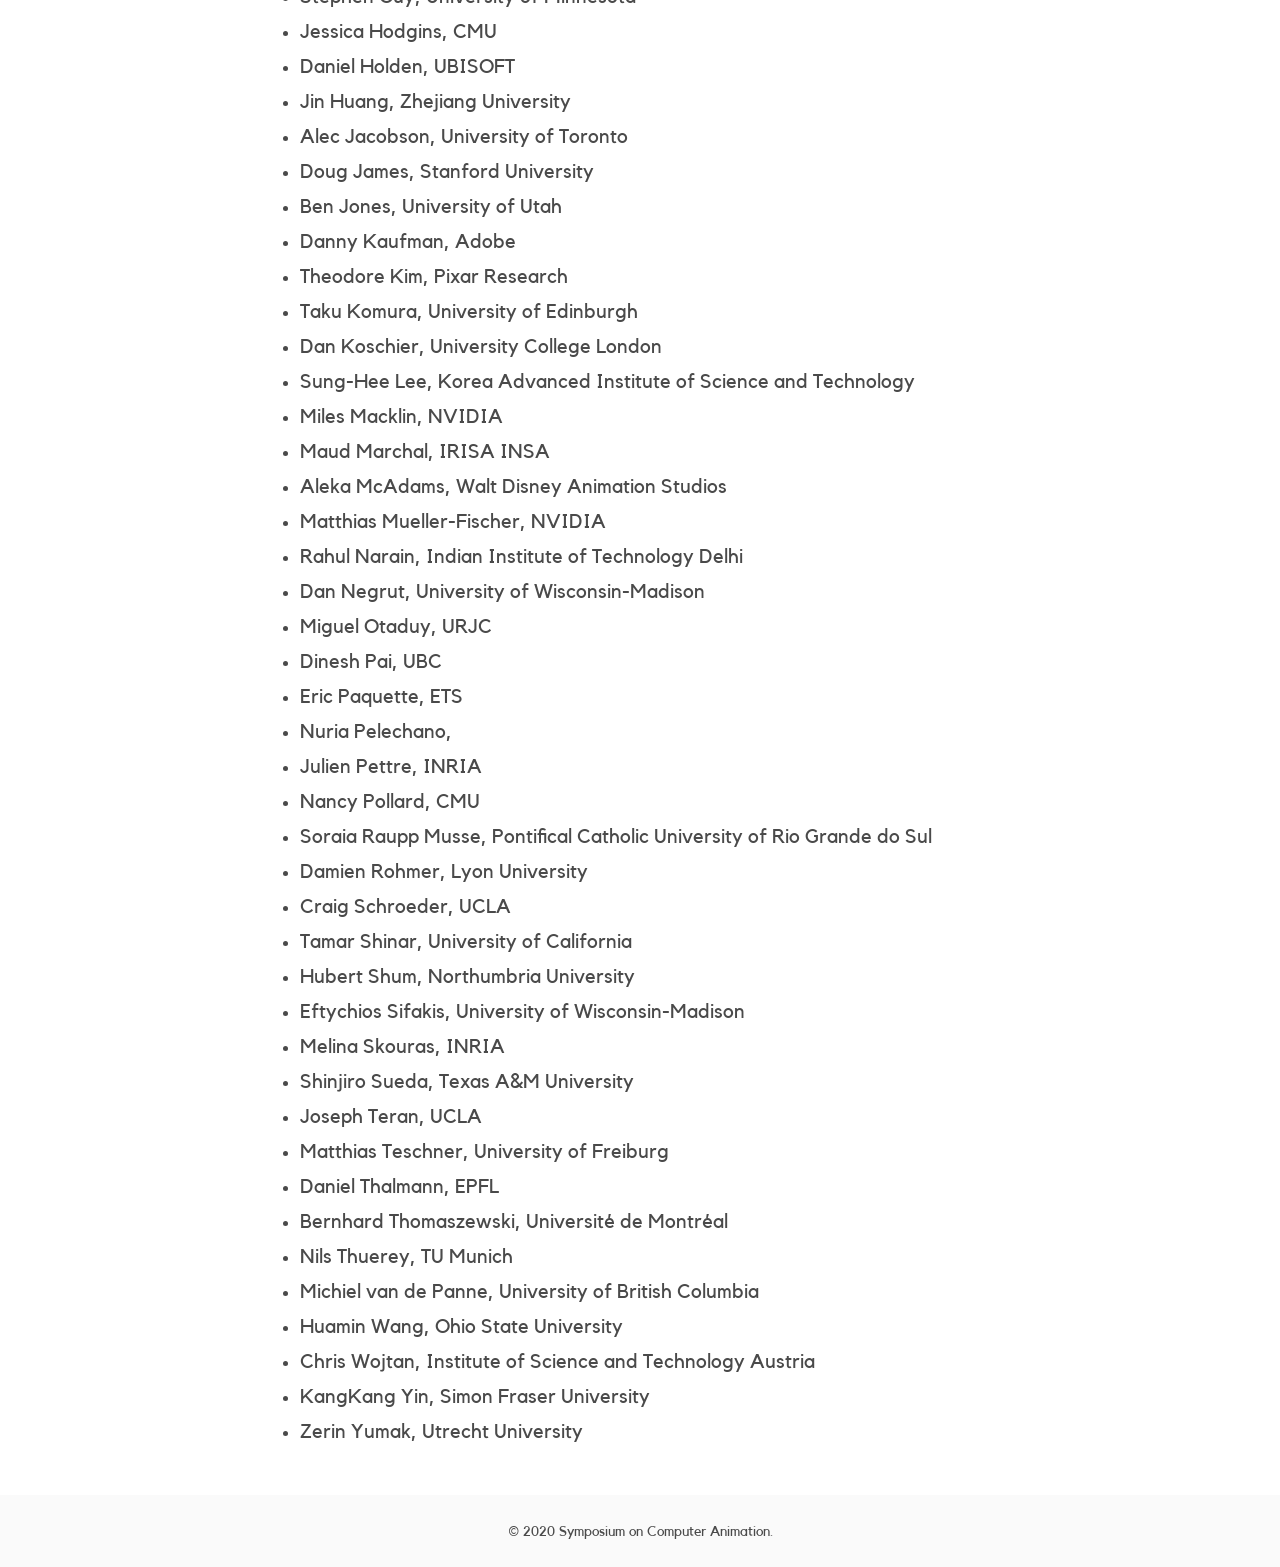
<file: 2020/committee.html>
<!DOCTYPE html>
<html class="has-navbar-fixed-top">
<head>
<meta charset="utf-8">
<meta http-equiv="X-UA-Compatible" content="IE=edge">
<meta name="viewport" content="width=device-width, initial-scale=1">
<title>SCA 2020</title>
<link rel="stylesheet" href="css/main.css">
</head>
<body>
<nav class="navbar is-primary is-fixed-top">
  <div class="container">
    <div class="navbar-brand"> <a class="navbar-item logo is-size-3" href="#"> SCA&nbsp;2020 </a> <span class="navbar-burger burger" data-target="navbarMenuHeroA"> <span></span> <span></span> <span></span> </span> </div>
    <div id="navbarMenuHeroA" class="navbar-menu">
      <div class="navbar-end"> 
        <a class="navbar-item byline" href="index.html#about"> About </a>  
        <a class="navbar-item byline" href="program.html#program"> Program </a> 
        <a class="navbar-item byline" href="submissions.html#submissions"> Author Instructions </a> 
        <a class="navbar-item byline" href="submissions.html#dates"> Dates </a>
        <!-- <a class="navbar-item byline">
            Program
          </a>
          <a class="navbar-item byline">
            Registration
          </a> --> 
        <!--           <a class="navbar-item byline" href="#venue">
            Venue
          </a> --> 
        <a class="navbar-item byline" href="committee.html#committee"> Committee </a>
        <a class="navbar-item byline" href="index.html#sponsors"> Sponsors </a>
        <a class="navbar-item byline" href="index.html#links"> Links </a> 
      </div>
  </div>
  </div>
</nav>
<section class="hero is-link">
  <div class="hero-body">
    <div class="container">
      <div class="columns">
        <div class="column is-8-desktop is-offset-2-desktop">
          <h1 class="title is-1 is-spaced"> <span class="logo text-bg is-link is-transparent">SCA&nbsp;2020</span> </h1>
          <h2 class="subtitle byline is-4"> <span class="text-bg is-link is-transparent"> THE 19TH ANNUAL SYMPOSIUM ON COMPUTER ANIMATION </span> </h2>
          <h2 class="subtitle byline is-4"> <span class="text-bg is-link is-transparent"> Online | <strike> 24-26 August 2020</strike> 6-9 October 2020 </span> </h2>
        </div>
      </div>
    </div>
  </div>
  <div class="hero-foot">
    <div class="container is-pulled-right">
      <div class="tags">
        <div class="tag is-primary"> Photo by MTLskyline. License:&nbsp;<a id="photo-license" href="https://creativecommons.org/licenses/by/3.0/deed.en">CC BY 3.0</a> </div>
      </div>
    </div>
  </div>
</section>
<section class="section">
  <div class="container">
    <div class="columns">
      <div class="column is-8-desktop is-offset-2-desktop">
        <div class="content">
          <h3><span class="text-bg is-link is-transparent">COVID-19 Response</span></h3>
          <h4> Due to the ongoing COVID-19 pandemic the symposium will be held entirely online. Please see the updated dates below. </h4>
          
          
          <!-- COMMITTEE -->
          <h3 id="committee"><span class="text-bg is-primary">Organizing Committee</span></h3>
          <h4>Conference chairs</h4>
          <ul class="is-size-5">
            <li> <a href="http://diwlevin.webfactional.com/researchdb/">David Levin</a>, University of Toronto </li>
            <li> <a href="https://www.cs.mcgill.ca/~kry/">Paul Kry</a>, McGill University </li>
          </ul>
          <h4>Program chairs</h4>
          <ul class="is-size-5">
            <li> <a href="https://animation.rwth-aachen.de">Jan Bender</a>, RWTH Aachen University </li>
            <li> <a href="http://users.encs.concordia.ca/~stpopa/">Tiberiu Popa</a>, Concordia University </li>
          </ul>
          <h4>Poster chair</h4>
          <ul class="is-size-5">
            <li> <a href="http://www.computationalsciences.org/">Dominik L. Michels</a>, KAUST</li>
          </ul>
          <h4>Showcase chair</h4>
          <ul class="is-size-5">
            <li> <a href="http://theorangeduck.com/">Daniel Holden</a>, UBISOFT </li>
          </ul>
          <h4>Program committee</h4>
          <ul class="is-size-5">
            <li> Sheldon Andrews, École de Technologie Supérieure</li>
            <li> Jernej Barbic, USC</li>
            <li> Adam Bargteil, UMBC</li>
            <li> Christopher Batty, University of Waterloo</li>
            <li> Thabo Beeler, Disney Research</li>
            <li> Bernd Bickel, IST Austria</li>
            <li> Ronan Boulic, EPFL</li>
            <li> Derek Bradley, Disney Research</li>
            <li> Nuttapong Chentanez, NVIDIA</li>
            <li> Simon Clavet, UBISOFT</li>
            <li> Fernando de Goes, Pixar</li>
            <li> Martin de Lasa, Autodesk</li>
            <li> Kenny Erleben, University of Copenhagen</li>
            <li> Stephen Guy, University of Minnesota</li>
            <li> Jessica Hodgins, CMU</li>
            <li> Daniel Holden, UBISOFT</li>
            <li> Jin Huang, Zhejiang University</li>
            <li> Alec Jacobson, University of Toronto</li>
            <li> Doug James, Stanford University</li>
            <li> Ben Jones, University of Utah </li>
            <li> Danny Kaufman, Adobe</li>
            <li> Theodore Kim, Pixar Research</li>
            <li> Taku Komura, University of Edinburgh</li>
            <li> Dan Koschier, University College London</li>
            <li> Sung-Hee Lee, Korea Advanced Institute of Science and Technology</li>
            <li> Miles Macklin, NVIDIA</li>
            <li> Maud Marchal, IRISA INSA</li>
            <li> Aleka McAdams, Walt Disney Animation Studios</li>
            <li> Matthias Mueller-Fischer, NVIDIA</li>
            <li> Rahul Narain, Indian Institute of Technology Delhi</li>
            <li> Dan Negrut, University of Wisconsin-Madison</li>
            <li> Miguel Otaduy, URJC</li>
            <li> Dinesh Pai, UBC</li>
            <li> Eric Paquette, ETS</li>
            <li> Nuria Pelechano, </li>
            <li> Julien Pettre, INRIA</li>
            <li> Nancy Pollard, CMU</li>
            <li> Soraia Raupp Musse, Pontifical Catholic University of Rio Grande do Sul</li>
            <li> Damien Rohmer, Lyon University</li>
            <li> Craig Schroeder, UCLA</li>
            <li> Tamar Shinar, University of California</li>
            <li> Hubert Shum, Northumbria University</li>
            <li> Eftychios Sifakis, University of Wisconsin-Madison</li>
            <li> Melina Skouras, INRIA</li>
            <li> Shinjiro Sueda, Texas A&M University</li>
            <li> Joseph Teran, UCLA</li>
            <li> Matthias Teschner, University of Freiburg</li>
            <li> Daniel Thalmann, EPFL</li>
            <li> Bernhard Thomaszewski, Université de Montréal</li>
            <li> Nils Thuerey, TU Munich</li>
            <li> Michiel van de Panne, University of British Columbia</li>
            <li> Huamin Wang, Ohio State University</li>
            <li> Chris Wojtan, Institute of Science and Technology Austria</li>
            <li> KangKang Yin, Simon Fraser University</li>
            <li> Zerin Yumak, Utrecht University</li>
          </ul>
        
        </div>
      </div>
    </div>
  </div>
</section>
<footer class="footer has-text-centered">
  <div class="container">
    <div class="columns">
      <div class="column is-8-desktop is-offset-2-desktop">
        <p> <small> © 2020 Symposium on Computer Animation. </small> </p>
      </div>
    </div>
  </div>
</footer>
<script type="text/javascript" src="lib/main.js"></script>
</body>
</html>
</file>
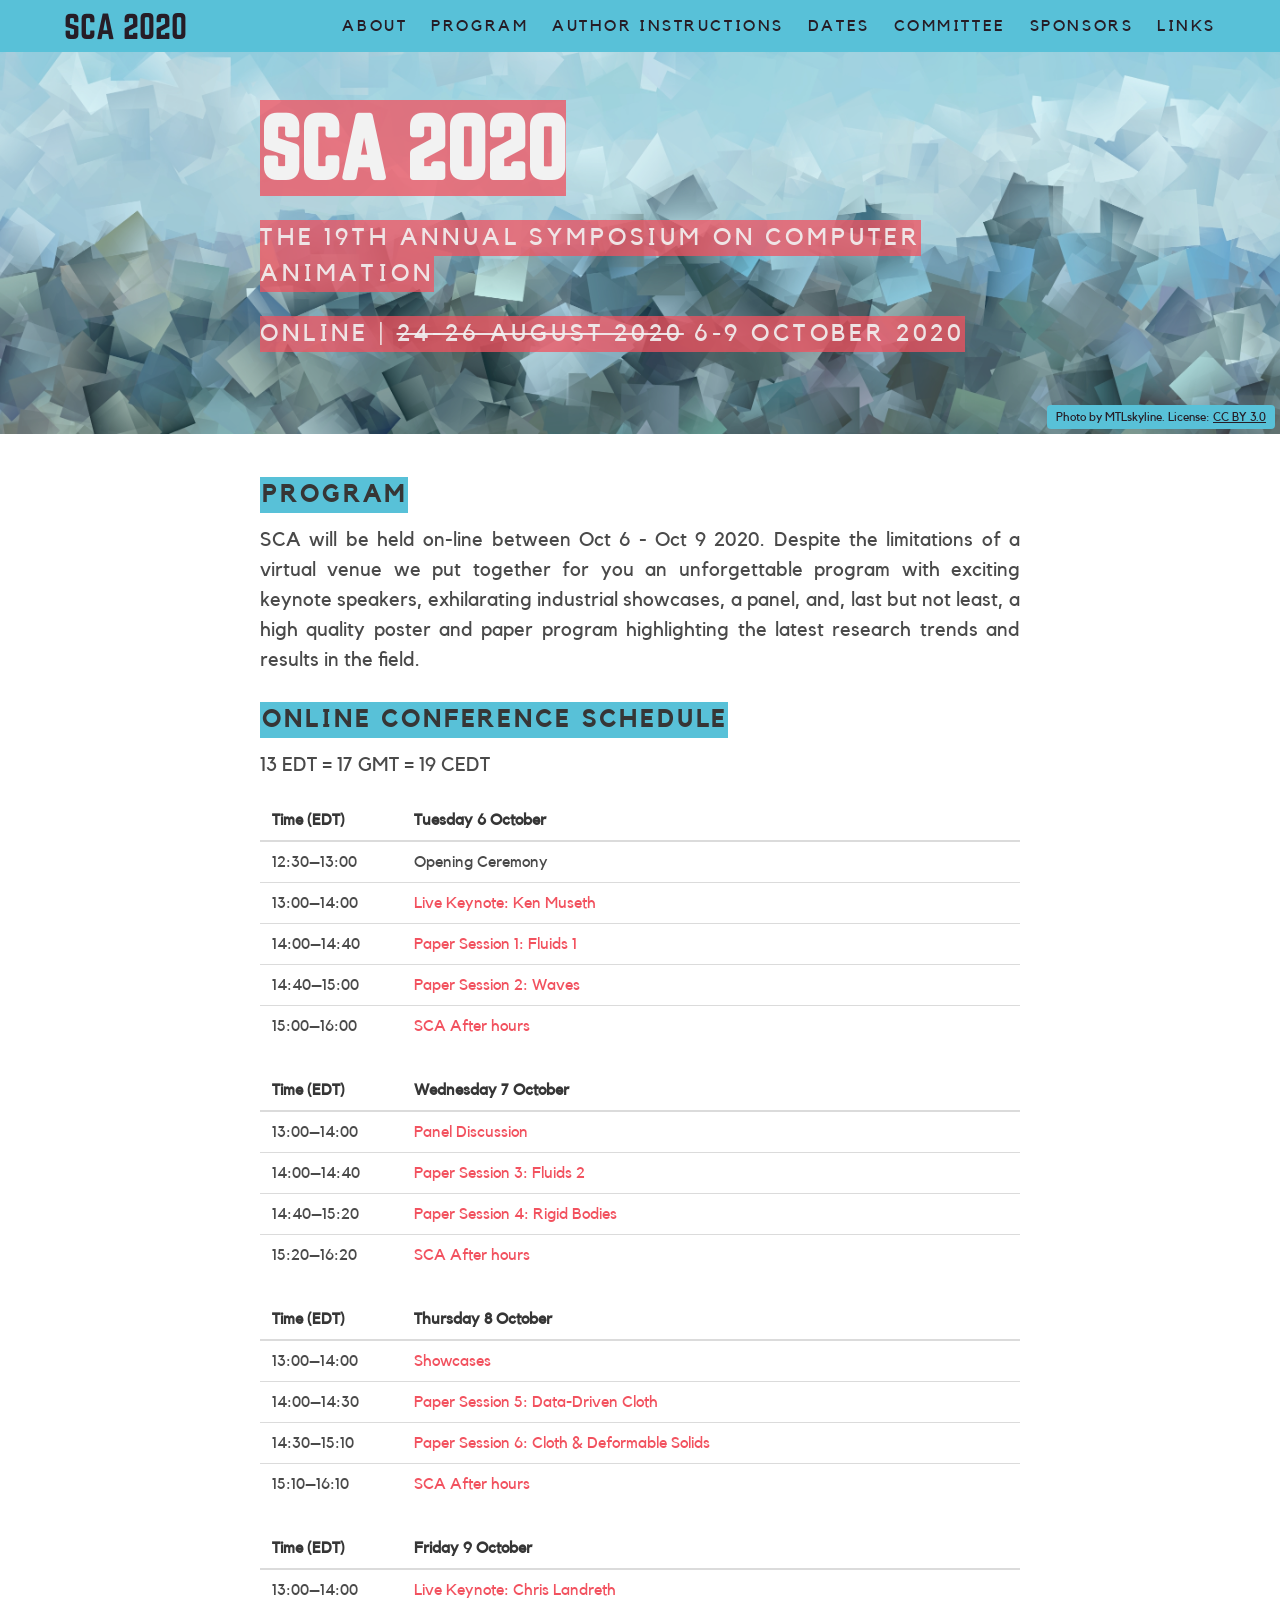
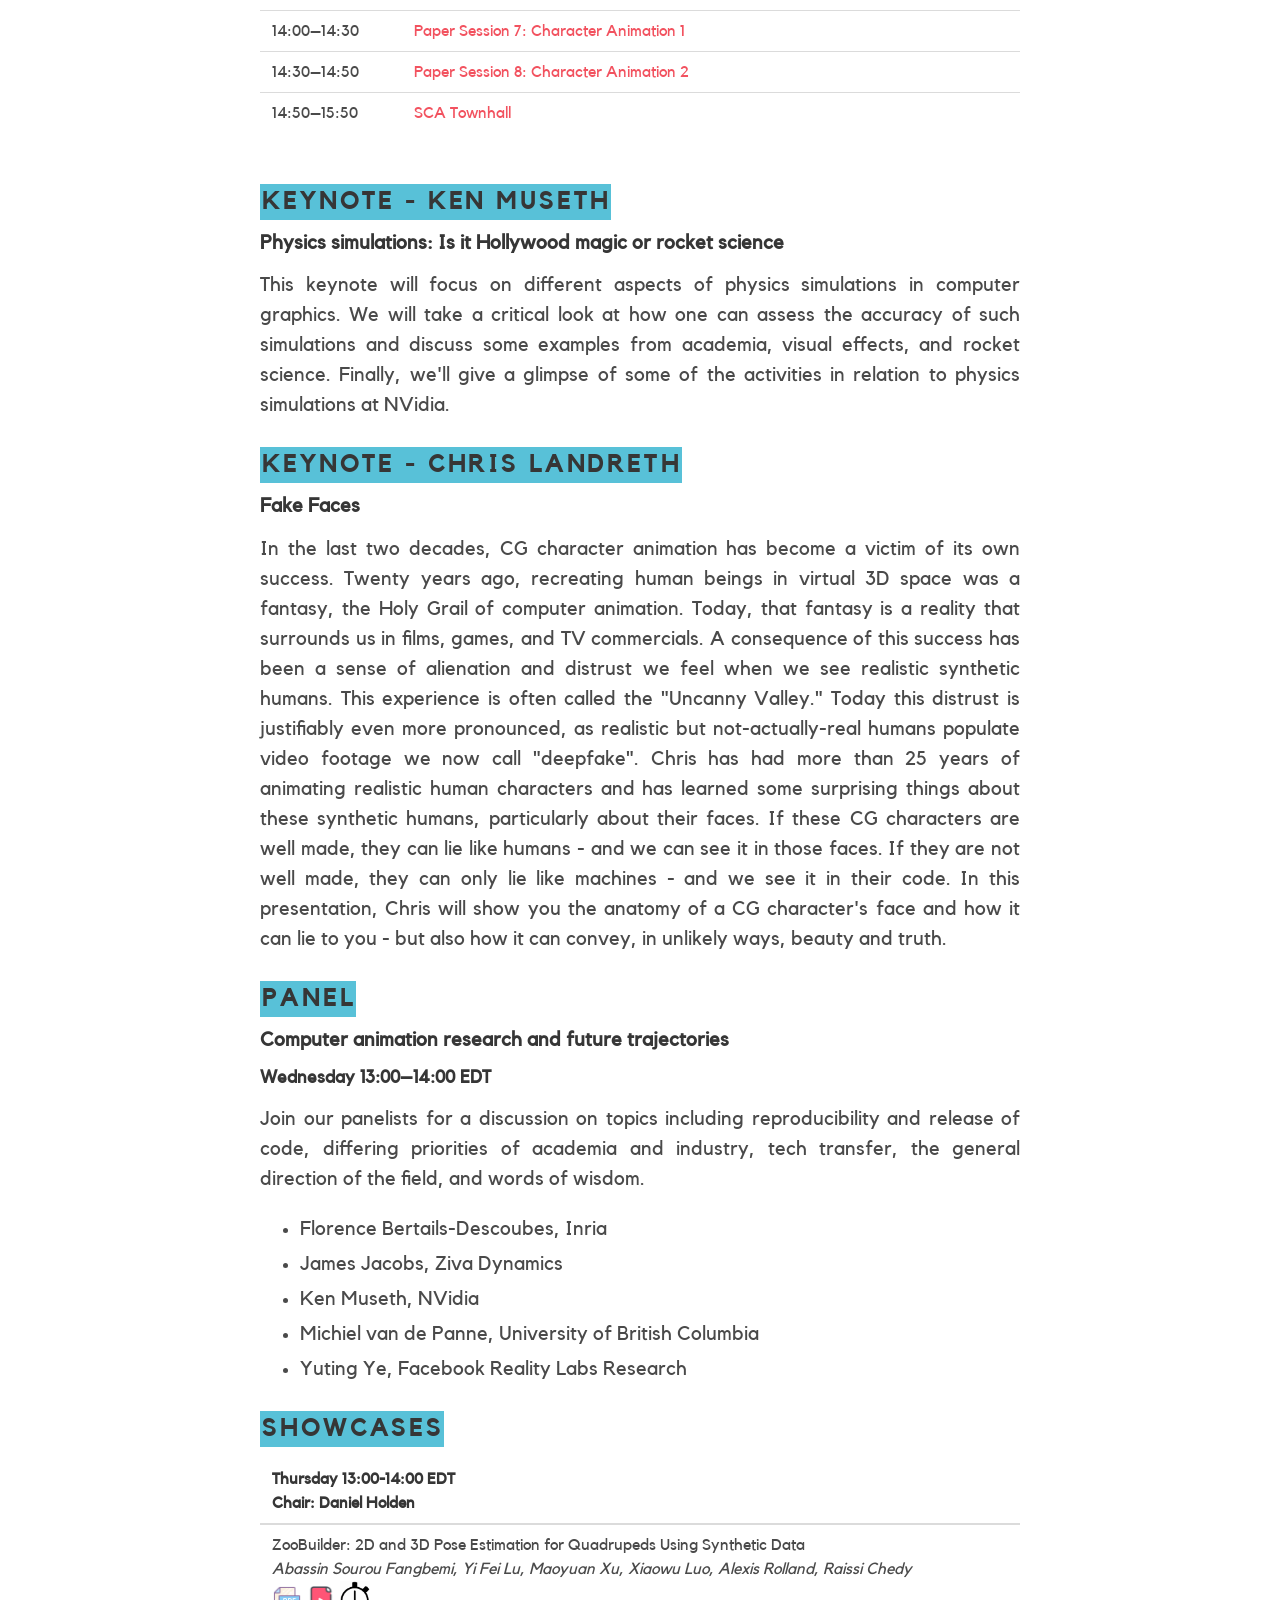
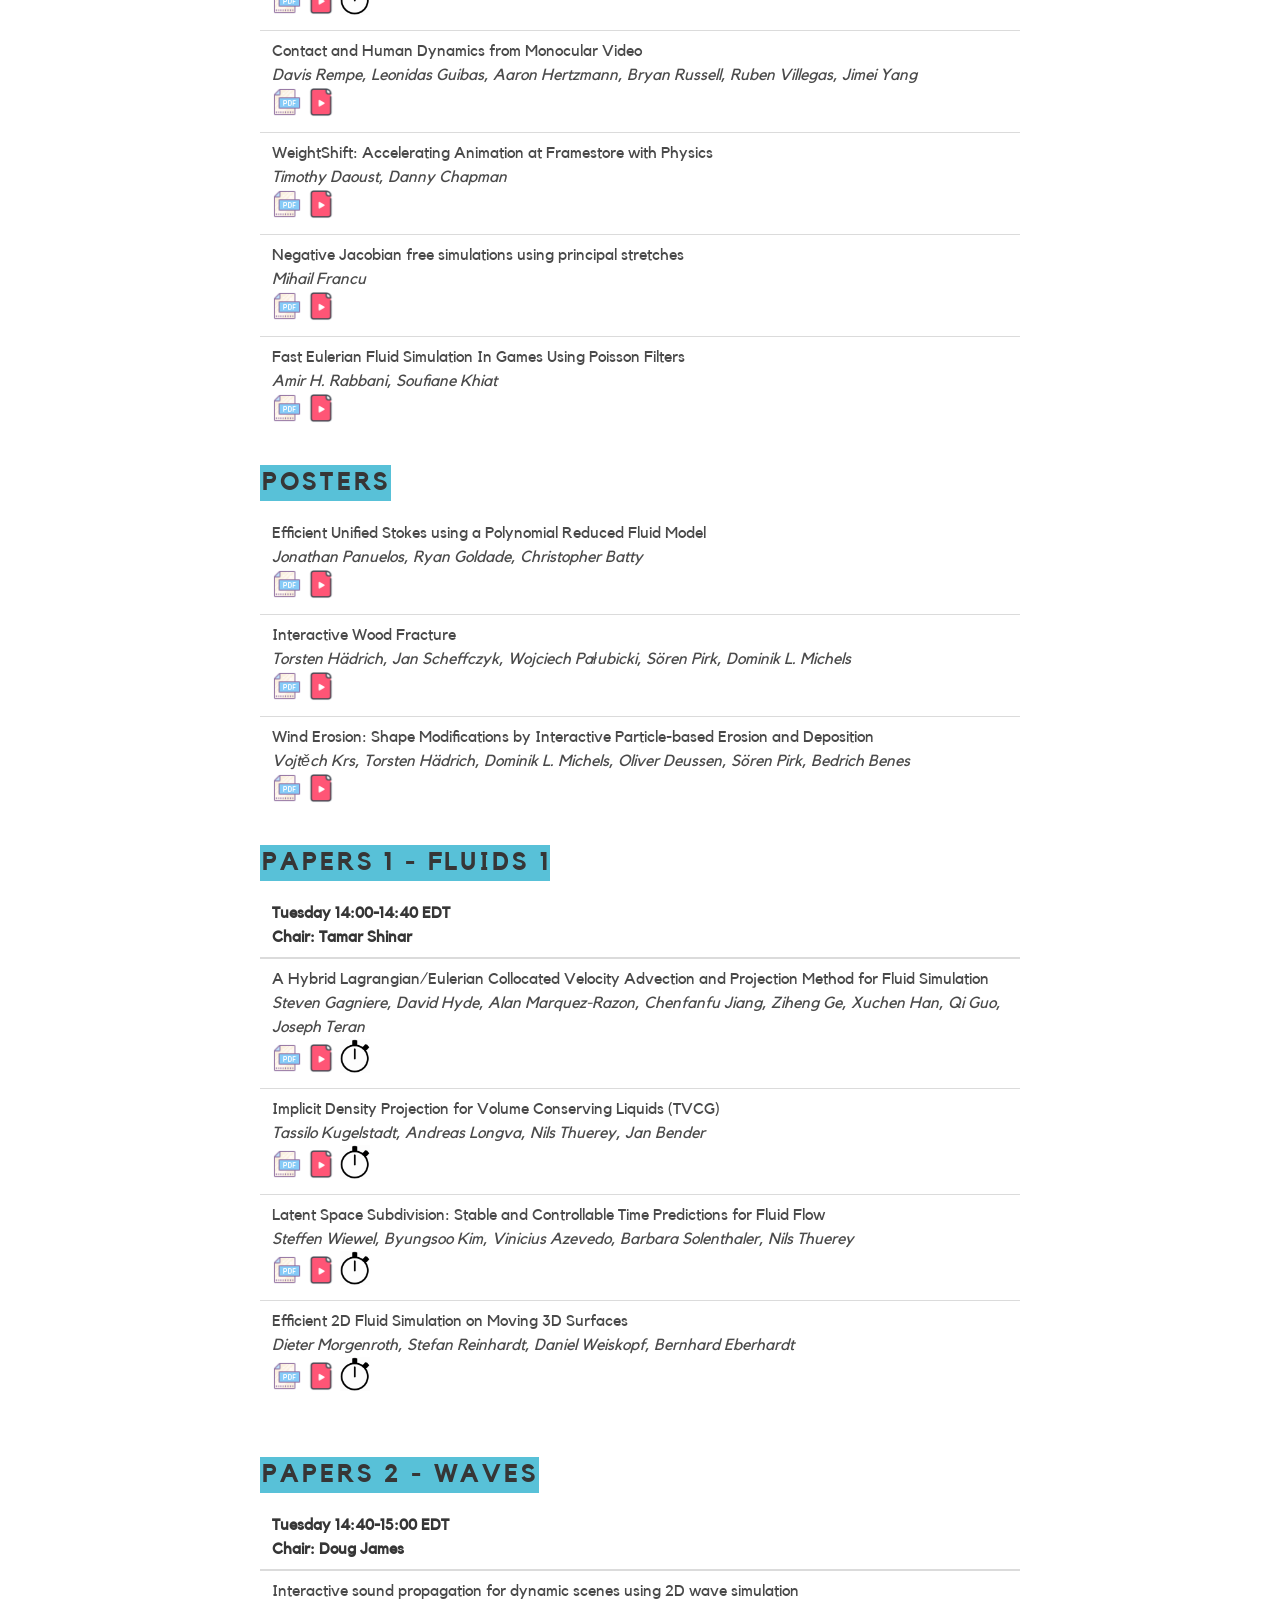
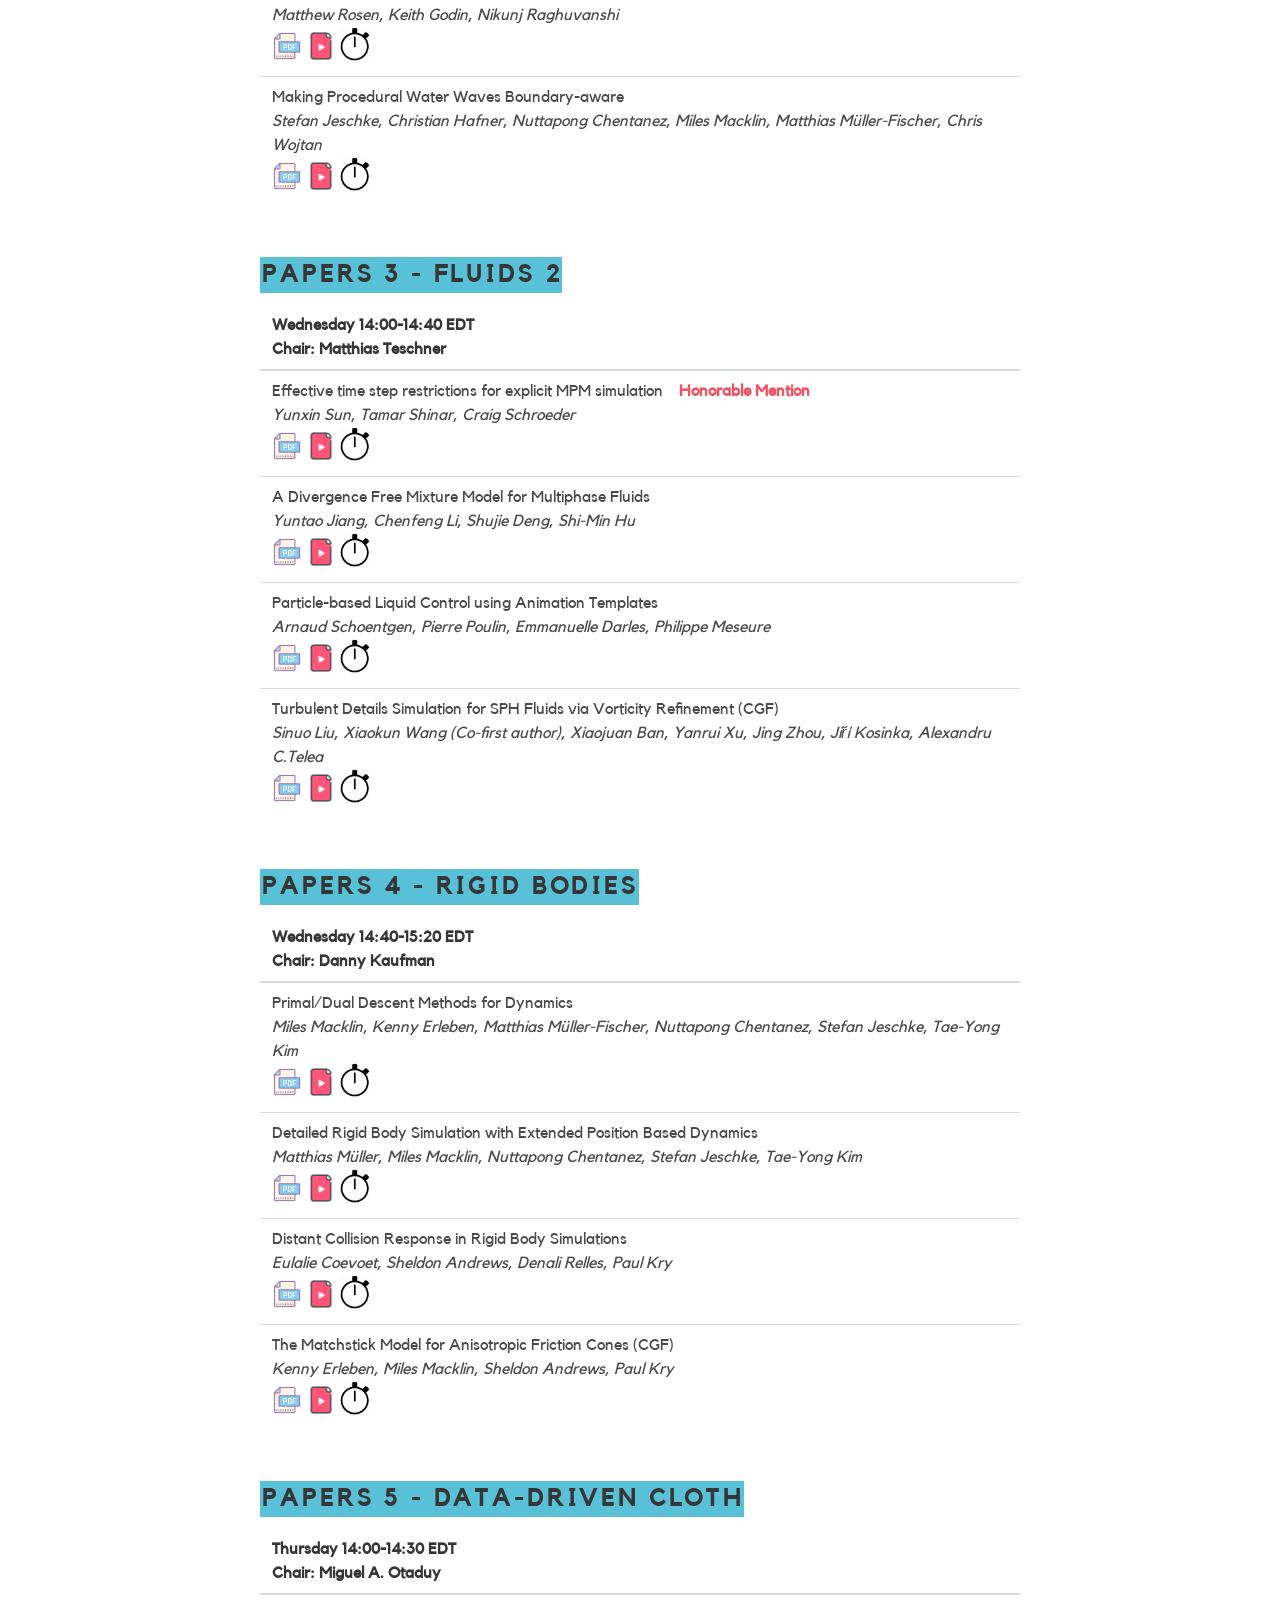
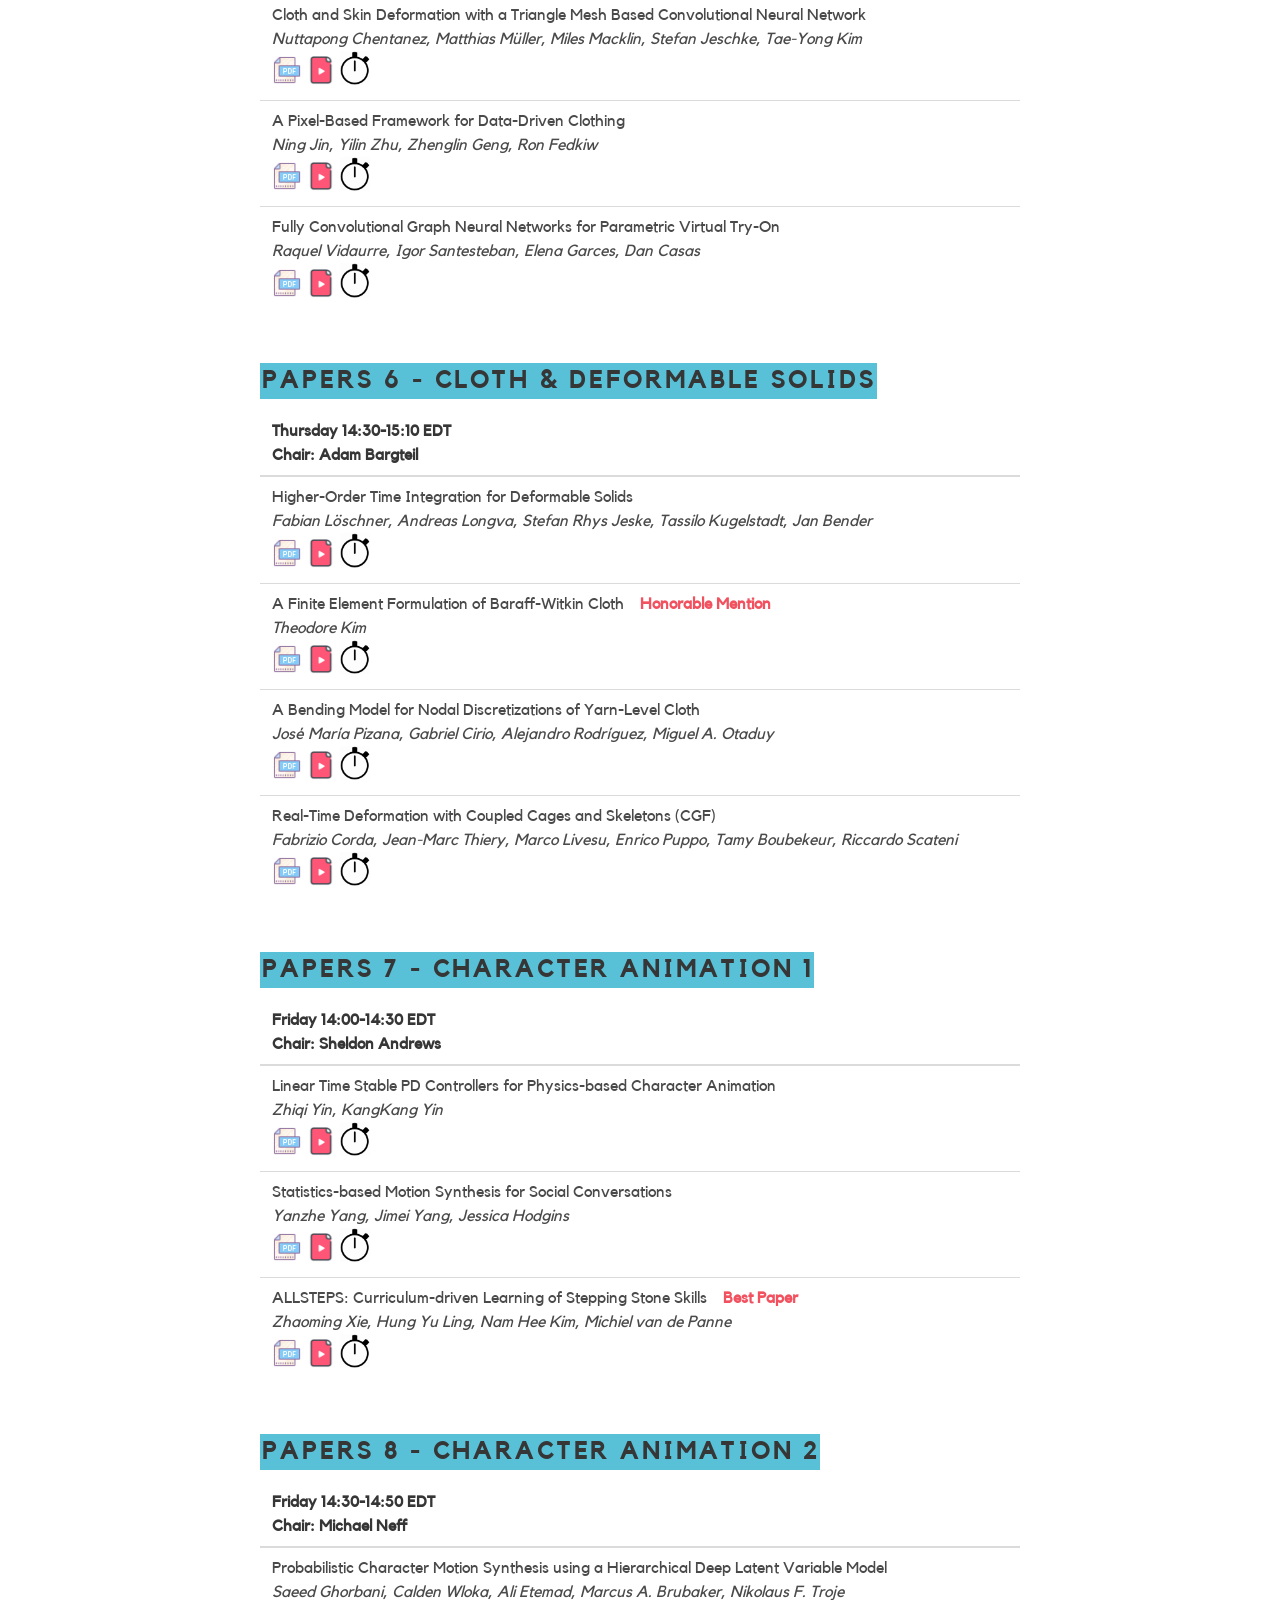
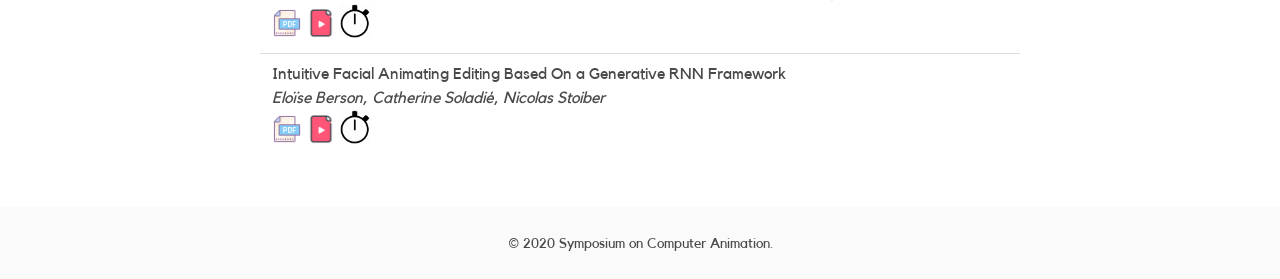
<file: 2020/program.html>
<!DOCTYPE html>
<html class="has-navbar-fixed-top">
<head>
<meta charset="utf-8">
<meta http-equiv="X-UA-Compatible" content="IE=edge">
<meta name="viewport" content="width=device-width, initial-scale=1">
<title>SCA 2020</title>
<link rel="stylesheet" href="css/main.css">
</head>
<body>
<nav class="navbar is-primary is-fixed-top">
  <div class="container">
  <div class="navbar-brand"> <a class="navbar-item logo is-size-3" href="#"> SCA&nbsp;2020 </a> <span class="navbar-burger burger" data-target="navbarMenuHeroA"> <span></span> <span></span> <span></span> </span> </div>
  <div id="navbarMenuHeroA" class="navbar-menu">
    <div class="navbar-end"> <a class="navbar-item byline" href="index.html#about"> About </a> <a class="navbar-item byline" href="program.html#program"> Program </a> <a class="navbar-item byline" href="submissions.html#submissions"> Author Instructions </a> <a class="navbar-item byline" href="submissions.html#dates"> Dates </a> 
      <!-- <a class="navbar-item byline">
            Program
          </a>
          <a class="navbar-item byline">
            Registration
          </a> --> 
      <!--           <a class="navbar-item byline" href="#venue">
            Venue
          </a> --> 
      <a class="navbar-item byline" href="committee.html#committee"> Committee </a> <a class="navbar-item byline" href="index.html#sponsors"> Sponsors </a> <a class="navbar-item byline" href="index.html#links"> Links </a> </div>
  </div>
</nav>
<section class="hero is-link">
  <div class="hero-body">
    <div class="container">
      <div class="columns">
        <div class="column is-8-desktop is-offset-2-desktop">
          <h1 class="title is-1 is-spaced"> <span class="logo text-bg is-link is-transparent">SCA&nbsp;2020</span> </h1>
          <h2 class="subtitle byline is-4"> <span class="text-bg is-link is-transparent"> THE 19TH ANNUAL SYMPOSIUM ON COMPUTER ANIMATION </span> </h2>
          <h2 class="subtitle byline is-4"> <span class="text-bg is-link is-transparent"> Online | <strike> 24-26 August 2020</strike> 6-9 October 2020 </span> </h2>
        </div>
      </div>
    </div>
  </div>
  <div class="hero-foot">
    <div class="container is-pulled-right">
      <div class="tags">
        <div class="tag is-primary"> Photo by MTLskyline. License:&nbsp;<a id="photo-license" href="https://creativecommons.org/licenses/by/3.0/deed.en">CC BY 3.0</a> </div>
      </div>
    </div>
  </div>
</section>
<section class="section">
  <div class="container">
    <div class="columns">
      <div class="column is-8-desktop is-offset-2-desktop">
        <div class="content"> 
          
          <!-- PROGRAM -->
          <h3 id="program"><span class="text-bg is-primary">Program</span></h3>
          <p align="justify"> SCA will be held on-line between Oct 6 - Oct 9 2020. Despite the limitations of a virtual venue we put together for you an unforgettable program with exciting keynote speakers, exhilarating industrial showcases, a panel, and, last but not least, a high quality poster and paper program highlighting the latest research trends and results in the field. </p>
          
          <!-- CONFERENCE SCHEDULE -->
          <h3 id="about"><span class="text-bg is-primary">Online Conference Schedule</span></h3>
          <p align="justify"> 13 EDT = 17 GMT = 19 CEDT </p>
          
          <!-- Tuesday 6 -->
          
          <div id="tablepress-4_wrapper" class="dataTables_wrapper no-footer">
            <table id="tablepress-4" class="tablepress tablepress-id-4 dataTable no-footer" role="grid">
              <thead>
                <tr class="row-1 odd" role="row">
                  <th class="column-1 sorting_disabled" rowspan="1" colspan="1" style="width: 132px;">Time (EDT)</th>
                  <th class="column-2 sorting_disabled" rowspan="1" colspan="1" style="width: 576px;">Tuesday 6 October</th>
                </tr>
              </thead>
              <tbody class="row-hover">
                <tr class="row-2 even" role="row">
                  <td class="column-1">12:30–13:00</td>
                  <td class="column-2">Opening Ceremony</td>
                </tr>
                <tr class="row-3 odd" role="row">
                  <td class="column-1">13:00–14:00</td>
                  <td class="column-2"><a href="#keynote1">Live Keynote: Ken Museth</a><br></td>
                </tr>
                <tr class="row-5 odd" role="row">
                  <td class="column-1">14:00–14:40</td>
                  <td class="column-2"><a href="#Session1">Paper Session 1: Fluids 1</a><br></td>
                </tr>
                <tr class="row-4 even" role="row">
                  <td class="column-1">14:40–15:00</td>
                  <td class="column-2"><a href="#Session2">Paper Session 2: Waves</a><br></td>
                </tr>
                <tr class="row-7 odd" role="row">
                  <td class="column-1">15:00–16:00</td>
                  <td class="column-2"><a href=""> SCA After hours </a><br></td>
                </tr>
              </tbody>
            </table>
          </div>
          <br>
          
          <!-- Wed 7 -->
          
          <div id="tablepress-4_wrapper" class="dataTables_wrapper no-footer">
            <table id="tablepress-4" class="tablepress tablepress-id-4 dataTable no-footer" role="grid">
              <thead>
                <tr class="row-1 odd" role="row">
                  <th class="column-1 sorting_disabled" rowspan="1" colspan="1" style="width: 132px;">Time (EDT)</th>
                  <th class="column-2 sorting_disabled" rowspan="1" colspan="1" style="width: 576px;">Wednesday 7 October</th>
                </tr>
              </thead>
              <tbody class="row-hover">
                <tr class="row-3 odd" role="row">
                  <td class="column-1">13:00–14:00</td>
                  <td class="column-2"><a href="#PanelDiscussions">Panel Discussion</a><br></td>
                </tr>
                <tr class="row-4 even" role="row">
                  <td class="column-1">14:00–14:40</td>
                  <td class="column-2"><a href="#Session3">Paper Session 3: Fluids 2</a><br></td>
                </tr>
                <tr class="row-5 odd" role="row">
                  <td class="column-1">14:40–15:20</td>
                  <td class="column-2"><a href="#Session4">Paper Session 4: Rigid Bodies</a><br></td>
                </tr>
                <tr class="row-7 odd" role="row">
                  <td class="column-1">15:20–16:20</td>
                  <td class="column-2"><a href=""> SCA After hours </a><br></td>
                </tr>
              </tbody>
            </table>
          </div>
          <br>
          
          <!-- Thu 8 -->
          
          <div id="tablepress-4_wrapper" class="dataTables_wrapper no-footer">
            <table id="tablepress-4" class="tablepress tablepress-id-4 dataTable no-footer" role="grid">
              <thead>
                <tr class="row-1 odd" role="row">
                  <th class="column-1 sorting_disabled" rowspan="1" colspan="1" style="width: 132px;">Time (EDT)</th>
                  <th class="column-2 sorting_disabled" rowspan="1" colspan="1" style="width: 576px;">Thursday 8 October</th>
                </tr>
              </thead>
              <tbody class="row-hover">
                <tr class="row-3 odd" role="row">
                  <td class="column-1">13:00–14:00</td>
                  <td class="column-2"><a href="#Showcases">Showcases</a><br></td>
                </tr>
                <tr class="row-4 even" role="row">
                  <td class="column-1">14:00–14:30</td>
                  <td class="column-2"><a href="#Session5">Paper Session 5: Data-Driven Cloth</a><br></td>
                </tr>
                <tr class="row-5 odd" role="row">
                  <td class="column-1">14:30–15:10</td>
                  <td class="column-2"><a href="#Session6">Paper Session 6: Cloth & Deformable Solids</a><br></td>
                </tr>
                <tr class="row-7 odd" role="row">
                  <td class="column-1">15:10–16:10</td>
                  <td class="column-2"><a href="">SCA After hours </a><br></td>
                </tr>
              </tbody>
            </table>
          </div>
          <br>
          
          <!-- Fri 9 -->
          
          <div id="tablepress-4_wrapper" class="dataTables_wrapper no-footer">
            <table id="tablepress-4" class="tablepress tablepress-id-4 dataTable no-footer" role="grid">
              <thead>
                <tr class="row-1 odd" role="row">
                  <th class="column-1 sorting_disabled" rowspan="1" colspan="1" style="width: 132px;">Time (EDT)</th>
                  <th class="column-2 sorting_disabled" rowspan="1" colspan="1" style="width: 576px;">Friday 9 October</th>
                </tr>
              </thead>
              <tbody class="row-hover">
                <tr class="row-3 odd" role="row">
                  <td class="column-1">13:00–14:00</td>
                  <td class="column-2"><a href="#keynote2"> Live Keynote: Chris Landreth</a><br></td>
                </tr>
                <tr class="row-4 even" role="row">
                  <td class="column-1">14:00–14:30</td>
                  <td class="column-2"><a href="#Session7">Paper Session 7: Character Animation 1</a><br></td>
                </tr>
                <tr class="row-5 odd" role="row">
                  <td class="column-1">14:30–14:50</td>
                  <td class="column-2"><a href="#Session8">Paper Session 8: Character Animation 2</a><br></td>
                </tr>
                <tr class="row-7 odd" role="row">
                  <td class="column-1">14:50–15:50</td>
                  <td class="column-2"><a href=""> SCA Townhall </a><br></td>
                </tr>
              </tbody>
            </table>
          </div>
          <br>
          <h3 id="keynote1"><span class="text-bg is-primary"> Keynote - Ken Museth </span></h3>
          <h4>Physics simulations: Is it Hollywood magic or rocket science</h4>
          <p align="justify">This keynote will focus on different aspects of physics simulations in computer graphics. We will take a critical look at how one can assess the accuracy of such simulations and discuss some examples from academia, visual effects, and rocket science. Finally, we'll give a glimpse of some of the activities in relation to physics simulations at NVidia.</p>
          <h3 id="keynote2"><span class="text-bg is-primary"> Keynote - Chris Landreth  </span></h3>
          <h4>Fake Faces</h4>
          <p align="justify">In the last two decades, CG character animation has become a victim of its own success. Twenty years ago, recreating human beings in virtual 3D space was a fantasy, the Holy Grail of computer animation. Today, that fantasy is a reality that surrounds us in films, games, and TV commercials. A consequence of this success has been a sense of alienation and distrust we feel when we see realistic synthetic humans. This experience is often called the "Uncanny Valley." Today this distrust is justifiably even more pronounced, as realistic but not-actually-real humans populate video footage we now call "deepfake".  Chris has had more than 25 years of animating realistic human characters and has learned some surprising things about these synthetic humans, particularly about their faces. If these CG characters are well made, they can lie like humans - and we can see it in those faces. If they are not well made, they can only lie like machines - and we see it in their code.  In this presentation, Chris will show you the anatomy of a CG character's face and how it can lie to you - but also how it can convey, in unlikely ways, beauty and truth. </p>
          <h3 id="PanelDiscussions"><span class="text-bg is-primary">Panel</span></h3>
          <h4>Computer animation research and future trajectories</h4>
          <h5>Wednesday 13:00–14:00 EDT</h5>
          <p align="justify"> Join our panelists for a discussion on topics including reproducibility and release of code, differing priorities of academia and industry, tech transfer, the general direction of the field, and  words of wisdom.</p>
          <ul class="is-size-5">
            <li> Florence Bertails-Descoubes, Inria </li>
            <li> James Jacobs, Ziva Dynamics </li>
            <li> Ken Museth, NVidia </li>
            <li> Michiel van de Panne, University of British Columbia </li>
            <li> Yuting Ye, Facebook Reality Labs Research </li>
          </ul>

          <h3 id="Showcases"><span class="text-bg is-primary">Showcases </span></h3>
          <!-- Showcases Session -->
          <div id="tablepress-4_wrapper" class="dataTables_wrapper no-footer">
            <table id="tablepress-4" class="tablepress tablepress-id-4 dataTable no-footer" role="grid">
              <thead>
                <tr class="row-1 odd" role="row">
                  <th class="column-2 sorting_disabled" rowspan="1" colspan="1" style="width: 576px;">Thursday 13:00-14:00 EDT <br>
                    Chair: Daniel Holden </th>
                </tr>
              </thead>
              <tr class="row-3 odd" role="row">
                <td class="column-1"> ZooBuilder: 2D and 3D Pose Estimation for Quadrupeds Using Synthetic Data <br>
                  <em> Abassin Sourou Fangbemi, Yi Fei Lu, Maoyuan Xu, Xiaowu Luo, Alexis Rolland, Raissi Chedy </em> <br>
                  <a href="https://arxiv.org/pdf/2009.05389.pdf" target="_blank">
                  <img src="imgs/pdf.png" width="30" alt="pdf-icon"> </a>
                  <a href="https://www.youtube.com/watch?v=8AqEfqI2Skk" target="_blank"> <img src="imgs/video_file.png" width="30" alt="pdf-icon"> </a>
                  <a href="https://www.youtube.com/watch?v=FHdOUFmPgWw"> <img src="imgs/180s.png" width="30" alt="pdf-icon"> </a></td>
              </tr>
              <tr class="row-3 odd" role="row">
                <td class="column-1"> Contact and Human Dynamics from Monocular Video <br>
                  <em> Davis Rempe, Leonidas Guibas, Aaron Hertzmann, Bryan Russell, Ruben Villegas, Jimei Yang </em> <br>
                  <a href="https://geometry.stanford.edu/projects/human-dynamics-eccv-2020/content/contact_and_dynamics_sca_CR.pdf" target="_blank">
                  <img src="imgs/pdf.png" width="30" alt="pdf-icon"> </a><a href="https://www.youtube.com/watch?v=NguUTkjpi2I&feature=youtu.be" target="_blank"> <img src="imgs/video_file.png" width="30" alt="pdf-icon"> </a></td>
              </tr>
              <tr class="row-3 odd" role="row">
                <td class="column-1"> WeightShift: Accelerating Animation at Framestore with Physics <br>
                  <em> Timothy Daoust, Danny Chapman </em> <br>
                  <a href="https://weightshift.io/paper/sc1003.pdf" target="_blank">
                  <img src="imgs/pdf.png" width="30" alt="pdf-icon"> </a>
                  <a href="https://youtu.be/YR3hvaY-0hQ">
                  <img src="imgs/video_file.png" width="30" alt="pdf-icon"></a>
                </td>
              </tr>
              <tr class="row-3 odd" role="row">
                <td class="column-1"> Negative Jacobian free simulations using principal stretches <br>
                  <em> Mihail Francu </em> <br>
                  <a href="https://mihaifrancu.files.wordpress.com/2020/10/negative_jacobian_free_showcase.pdf" target="_blank">
                  <img src="imgs/pdf.png" width="30" alt="pdf-icon"> </a>
                  <a href="https://www.youtube.com/watch?v=f5ykkwKkM6g">
                  <img src="imgs/video_file.png" width="30" alt="pdf-icon"></a>
                  
                  </td>
              </tr>
              <tr class="row-3 odd" role="row">
                <td class="column-1"> Fast Eulerian Fluid Simulation In Games Using Poisson Filters <br>
                  <em> Amir H. Rabbani, Soufiane Khiat </em> <br>
                  <a href="https://drive.google.com/file/d/1aepI-FhdNmnwQv1e2_OeJRE1w-MDzwye/view" target="_blank">
                  <img src="imgs/pdf.png" width="30" alt="pdf-icon"> </a>
                  <a href="https://www.youtube.com/watch?v=_3eyPUyqluc">
                  <img src="imgs/video_file.png" width="30" alt="pdf-icon"></a>
                  </td>
              </tr>
                </tbody>
              
            </table>
          </div>
          <!-- END Showcases Session -->
          
          <h3 id="Poster"><span class="text-bg is-primary">Posters</span></h3>
          <!-- Posters -->
          <div id="tablepress-4_wrapper" class="dataTables_wrapper no-footer">
            <table id="tablepress-4" class="tablepress tablepress-id-4 dataTable no-footer" role="grid">
              <tbody class="row-hover">
                <tr class="row-3 odd" role="row">
                  <td class="column-1"> Efficient Unified Stokes using a Polynomial Reduced Fluid Model <br>
                    <em> Jonathan Panuelos, Ryan Goldade, Christopher Batty </em> <br>
                    <a href="content/panuelos-2020-efficient-unified-stokes.pdf" target="_blank"> <img src="imgs/pdf.png" width="30" alt="pdf-icon"> </a> <a href="https://www.youtube.com/watch?v=M5om2smIGSc" target="_blank"> <img src="imgs/video_file.png" width="30" alt="pdf-icon"> </a></td>
                </tr>
                <tr class="row-3 odd" role="row">
                  <td class="column-1"> Interactive Wood Fracture <br>
                    <em> Torsten Hädrich, Jan Scheffczyk, Wojciech Pałubicki, Sören Pirk, Dominik L. Michels </em> <br>
                    <a href="http://computationalsciences.org/publications/haedrich-2020-wood-fracture/haedrich-2020-wood-fracture.pdf" target="_blank"> <img src="imgs/pdf.png" width="30" alt="pdf-icon"> </a> <a href="https://www.youtube.com/watch?v=fvjIh70OsCI" target="_blank"> <img src="imgs/video_file.png" width="30" alt="pdf-icon"> </a></td>
                </tr>
                <tr class="row-3 odd" role="row">
                  <td class="column-1"> Wind Erosion: Shape Modifications by Interactive Particle-based Erosion and Deposition <br>
                    <em> Vojtěch Krs, Torsten Hädrich, Dominik L. Michels, Oliver Deussen, Sören Pirk, Bedrich Benes </em> <br>
                    <a href="http://computationalsciences.org/publications/krs-2020-wind-erosion/krs-2020-wind-erosion.pdf" target="_blank"> <img src="imgs/pdf.png" width="30" alt="pdf-icon"> </a> <a href="https://www.youtube.com/watch?v=ncqphx83OBU" target="_blank"> <img src="imgs/video_file.png" width="30" alt="pdf-icon"> </a></td>
                </tr>
              </tbody>
            </table>
          </div>
          <!-- END Poster Session --> 
          
          <!-- Paper Session 1 -->
          <h3 id="Session1"><span class="text-bg is-primary">Papers 1 - Fluids 1</span></h3>
          <div id="tablepress-4_wrapper" class="dataTables_wrapper no-footer">
            <table id="tablepress-4" class="tablepress tablepress-id-4 dataTable no-footer" role="grid">
              <thead>
                <tr class="row-1 odd" role="row">
                  <th class="column-2 sorting_disabled" rowspan="1" colspan="1" style="width: 576px;"> Tuesday 14:00-14:40 EDT <br>
                    Chair: Tamar Shinar </th>
                </tr>
              </thead>
              <tbody class="row-hover">
                <tr class="row-3 odd" role="row">
                  <td class="column-1"> A Hybrid Lagrangian/Eulerian Collocated Velocity Advection and Projection Method for Fluid Simulation <br>
                    <em> Steven Gagniere,
                    David Hyde,
                    Alan Marquez-Razon,
                    Chenfanfu Jiang,
                    Ziheng Ge,
                    Xuchen Han,
                    Qi Guo,
                    Joseph Teran </em> <br>
                    <a href="https://diglib.eg.org/bitstream/handle/10.1111/cgf14096/v39i8pp001-014.pdf" target="_blank">
                    <img src="imgs/pdf.png" width="30" alt="pdf-icon"> </a> <a href="https://www.youtube.com/watch?v=he6BE0HkVq4"> <img src="imgs/video_file.png" width="30" alt="pdf-icon"> </a> <a href="https://www.youtube.com/watch?v=HaWUMKPvr34"> <img src="imgs/180s.png" width="30" alt="pdf-icon"> </a></td>
                </tr>
                <tr class="row-3 odd" role="row">
                  <td class="column-1"> Implicit Density Projection for Volume Conserving Liquids (TVCG) <br>
                    <em> Tassilo Kugelstadt, Andreas Longva, Nils Thuerey, Jan Bender </em> <br>
                    <a href="https://animation.rwth-aachen.de/media/papers/66/2019-TVCG-ImplicitDensityProjection.pdf">
                    <img src="imgs/pdf.png" width="30" alt="pdf-icon"> </a>
                    <a href="https://youtu.be/g8ZudPY_V5I" target="_blank">
                    <img src="imgs/video_file.png" width="30" alt="pdf-icon"> </a>					
					          <a href="https://youtu.be/KV3zpb0hez4"> <img src="imgs/180s.png" width="30" alt="pdf-icon"> </a>					
					</td>
                </tr>
                <tr class="row-3 odd" role="row">
                  <td class="column-1"> Latent Space Subdivision: Stable and Controllable Time Predictions for Fluid Flow <br>
                    <em> Steffen Wiewel,
                    Byungsoo Kim,
                    Vinicius Azevedo,
                    Barbara Solenthaler,
                    Nils Thuerey </em> <br>
                    <a href="https://diglib.eg.org/bitstream/handle/10.1111/cgf14097/v39i8pp015-025.pdf" target="_blank">
                    <img src="imgs/pdf.png" width="30" alt="pdf-icon"> </a> 
                    <a href="https://www.youtube.com/watch?v=6Mu2d8OB15c"> <img src="imgs/video_file.png" width="30" alt="pdf-icon"> </a>
                    <a href="https://www.youtube.com/watch?v=kygmAX2bZPM"> <img src="imgs/180s.png" width="30" alt="pdf-icon"> </a>
                  </td>
                </tr>
                <tr class="row-3 odd" role="row">
                  <td class="column-1"> Efficient 2D Fluid Simulation on Moving 3D Surfaces <br>
                    <em> Dieter Morgenroth,
                    Stefan Reinhardt,
                    Daniel Weiskopf,
                    Bernhard Eberhardt </em> <br>
                    <a href="https://diglib.eg.org/bitstream/handle/10.1111/cgf14098/v39i8pp027-038.pdf"> <img src="imgs/pdf.png" width="30" alt="pdf-icon"> </a> <a href="https://youtu.be/0RoYbbOLI0U"> <img src="imgs/video_file.png" width="30" alt="pdf-icon"> </a> <a href="https://youtu.be/phBamhZ-agw"> <img src="imgs/180s.png" width="30" alt="pdf-icon"> </a></td>
                </tr>
              </tbody>
            </table>
          </div>
          <!-- END Paper Session 1 --> 
          <br>
          <!-- Paper Session 2 -->
          <h3 id="Session2"><span class="text-bg is-primary">Papers 2 - Waves</span></h3>
          <div id="tablepress-4_wrapper" class="dataTables_wrapper no-footer">
            <table id="tablepress-4" class="tablepress tablepress-id-4 dataTable no-footer" role="grid">
              <thead>
                <tr class="row-1 odd" role="row">
                  <th class="column-2 sorting_disabled" rowspan="1" colspan="1" style="width: 576px;">Tuesday 14:40-15:00 EDT <br>
                    Chair: Doug James </th>
                </tr>
              </thead>
              <tbody class="row-hover">
                <tr class="row-3 odd" role="row">
                  <td class="column-1"> Interactive sound propagation for dynamic scenes using 2D wave simulation <br>
                    <em> Matthew Rosen, Keith Godin, Nikunj Raghuvanshi </em> <br>
                    <a href="https://diglib.eg.org/bitstream/handle/10.1111/cgf14099/v39i8pp039-046.pdf" target="_blank">
                    <img src="imgs/pdf.png" width="30" alt="pdf-icon"> </a>
                    <a href="https://youtu.be/jJCsXD-rtfI" target="_blank">
                    <img src="imgs/video_file.png" width="30" alt="pdf-icon"> </a>
					<a href="https://youtu.be/uOEJjiDMUyU"> <img src="imgs/180s.png" width="30" alt="pdf-icon"> </a></td>
                </tr>
                <tr class="row-3 odd" role="row">
                  <td class="column-1"> Making Procedural Water Waves Boundary-aware <br>
                    <em> Stefan Jeschke, Christian Hafner, Nuttapong Chentanez, Miles Macklin, Matthias Müller-Fischer, Chris Wojtan </em> <br>
                    <a href="https://diglib.eg.org/bitstream/handle/10.1111/cgf14100/v39i8pp047-054.pdf"> <img src="imgs/pdf.png" width="30" alt="pdf-icon"> </a> <a href="https://www.youtube.com/watch?v=U3lFWQVk_zc"> <img src="imgs/video_file.png" width="30" alt="pdf-icon"> </a> <a href="https://www.youtube.com/watch?v=T6hVnNUNS2A"> <img src="imgs/180s.png" width="30" alt="pdf-icon"> </a></td>
                </tr>
              </tbody>
            </table>
          </div>
          <!-- END Paper Session 2 --> 
          <br>
          <!-- Paper Session 3 -->
          <h3 id="Session3"><span class="text-bg is-primary">Papers 3 - Fluids 2</span></h3>
          <div id="tablepress-4_wrapper" class="dataTables_wrapper no-footer">
            <table id="tablepress-4" class="tablepress tablepress-id-4 dataTable no-footer" role="grid">
              <thead>
                <tr class="row-1 odd" role="row">
                  <th class="column-2 sorting_disabled" rowspan="1" colspan="1" style="width: 576px;"> Wednesday 14:00-14:40 EDT <br>
                    Chair: Matthias Teschner </th>
                </tr>
              </thead>
              <tbody class="row-hover">
                <tr class="row-3 odd" role="row">
                  <td class="column-1"> Effective time step restrictions for explicit MPM simulation 
                    <font style="color: #F2525F; font-weight: bold;">&nbsp;&nbsp;&nbsp;Honorable Mention </font><br>
                    <em> Yunxin Sun,
                    Tamar Shinar,
                    Craig Schroeder </em> <br>
                    <a href="https://diglib.eg.org/bitstream/handle/10.1111/cgf14101/v39i8pp055-067.pdf" target="_blank">
                    <img src="imgs/pdf.png" width="30" alt="pdf-icon"> </a> <a href="https://www.youtube.com/watch?v=0TZhbSuauJc"> <img src="imgs/video_file.png" width="30" alt="pdf-icon"> </a> <a href="https://www.youtube.com/watch?v=aikwdPIIbOE"> <img src="imgs/180s.png" width="30" alt="pdf-icon"> </a></td>
                </tr>
                <tr class="row-3 odd" role="row">
					<td class="column-1"> A Divergence Free Mixture Model for Multiphase Fluids <br>
						<em> Yuntao Jiang,
						Chenfeng Li,
						Shujie Deng,
						Shi-Min Hu </em> <br>
						<a href="https://diglib.eg.org/bitstream/handle/10.1111/cgf14102/v39i8pp069-077.pdf" target="_blank">
						<img src="imgs/pdf.png" width="30" alt="pdf-icon"> </a>
						<a href="https://www.youtube.com/watch?v=1583AxiAnEc" target="_blank">
						<img src="imgs/video_file.png" width="30" alt="pdf-icon"> </a>
						<a href="https://www.youtube.com/watch?v=a8EW7hZeHCQ"> <img src="imgs/180s.png" width="30" alt="pdf-icon"> </a>
					</td>
                </tr>
                <tr class="row-3 odd" role="row">
                  <td class="column-1"> Particle-based Liquid Control using Animation Templates <br>
                    <em> Arnaud Schoentgen,
                    Pierre Poulin,
                    Emmanuelle Darles,
                    Philippe Meseure </em> <br>
                    <a href="https://diglib.eg.org/bitstream/handle/10.1111/cgf14103/v39i8pp079-088.pdf" target="_blank">
                    <img src="imgs/pdf.png" width="30" alt="pdf-icon"> </a> <a href="https://youtu.be/lIwKUpNghiU"> <img src="imgs/video_file.png" width="30" alt="pdf-icon"> </a> <a href="https://youtu.be/l9bXNDJiPf8"> <img src="imgs/180s.png" width="30" alt="pdf-icon"> </a></td>
                </tr>
                <tr class="row-3 odd" role="row">
					<td class="column-1"> Turbulent Details Simulation for SPH Fluids via Vorticity Refinement (CGF) <br>
						<em> Sinuo Liu, Xiaokun Wang (Co-first author), Xiaojuan Ban, Yanrui Xu, Jing Zhou, Jiří Kosinka, Alexandru C.Telea </em> <br>
						<a href="http://ustb-ai3d.cn/media/pdf/CGF_FirstLook-4.pdf" target="_blank">
						<img src="imgs/pdf.png" width="30" alt="pdf-icon"> </a>
						<a href="https://youtu.be/oeMYhYQs76c" target="_blank">
						<img src="imgs/video_file.png" width="30" alt="pdf-icon"> </a>
						<a href="https://youtu.be/ZK2D6yqqURI"> <img src="imgs/180s.png" width="30" alt="pdf-icon"> </a>
					</td>
                </tr>
              </tbody>
            </table>
          </div>
          <!-- END Paper Session 3 --> 
          
          <br>
          <!-- Paper Session 4 -->
          <h3 id="Session4"><span class="text-bg is-primary">Papers 4 - Rigid Bodies</span></h3>
          <div id="tablepress-4_wrapper" class="dataTables_wrapper no-footer">
            <table id="tablepress-4" class="tablepress tablepress-id-4 dataTable no-footer" role="grid">
              <thead>
                <tr class="row-1 odd" role="row">
                  <th class="column-2 sorting_disabled" rowspan="1" colspan="1" style="width: 576px;"> Wednesday 14:40-15:20 EDT <br>
                    Chair: Danny Kaufman </th>
                </tr>
              </thead>
              <tbody class="row-hover">
                <tr class="row-3 odd" role="row">
                  <td class="column-1"> Primal/Dual Descent Methods for Dynamics <br>
                    <em> Miles Macklin, 
                    Kenny Erleben, 
                    Matthias Müller-Fischer,
                    Nuttapong Chentanez, 
                    Stefan Jeschke, 
                    Tae-Yong Kim </em> <br>
                    <a href="https://diglib.eg.org/bitstream/handle/10.1111/cgf14104/v39i8pp089-100.pdf"> <img src="imgs/pdf.png" width="30" alt="pdf-icon"> </a> <a href="https://youtu.be/dBgiP-tYzkc"> <img src="imgs/video_file.png" width="30" alt="pdf-icon"> </a> <a href="https://youtu.be/uvb9pwDdZng"> <img src="imgs/180s.png" width="30" alt="pdf-icon"> </a></td>
                </tr>
                <tr class="row-3 odd" role="row">
                  <td class="column-1"> Detailed Rigid Body Simulation with Extended Position Based Dynamics <br>
                    <em> Matthias Müller, 
                    Miles Macklin, 
                    Nuttapong Chentanez,
                    Stefan Jeschke, 
                    Tae-Yong Kim </em> <br>
                    <a href="https://diglib.eg.org/bitstream/handle/10.1111/cgf14105/v39i8pp101-112.pdf" target="_blank"> <img src="imgs/pdf.png" width="30" alt="pdf-icon"> </a> 
                    <a href="https://youtu.be/zzy6u1z_l9A" target="_blank"> <img src="imgs/video_file.png" width="30" alt="pdf-icon"> </a>
                    <a href="https://youtu.be/-g0p61ug7ZI"> <img src="imgs/180s.png" width="30" alt="pdf-icon"> </a></td>
                </tr>
                <tr class="row-3 odd" role="row">
                  <td class="column-1"> Distant Collision Response in Rigid Body Simulations <br>
                    <em> Eulalie Coevoet, 
                    Sheldon Andrews, 
                    Denali Relles, 
                    Paul Kry </em> <br>
                    <a href="https://diglib.eg.org/bitstream/handle/10.1111/cgf14106/v39i8pp113-122.pdf"> <img src="imgs/pdf.png" width="30" alt="pdf-icon"> </a> 
                    <a href="https://youtu.be/Gxm75JVddE8"> <img src="imgs/video_file.png" width="30" alt="pdf-icon"> </a>
                    <a href="https://youtu.be/_g0HYs55Uso"> <img src="imgs/180s.png" width="30" alt="pdf-icon"> </a></td>
                  </td>
                </tr>
                <tr class="row-3 odd" role="row">
                  <td class="column-1"> The Matchstick Model for Anisotropic Friction Cones (CGF) <br>
                    <em> Kenny Erleben, Miles Macklin, Sheldon Andrews, Paul Kry </em> <br>
                    <a href="https://www.cs.mcgill.ca/~kry/pubs/cgf2019/matchstick.pdf"> <img src="imgs/pdf.png" width="30" alt="pdf-icon"> </a>
                    <a href="https://youtu.be/md9c9ai2sDo"> <img src="imgs/video_file.png" width="30" alt="pdf-icon"> </a>
                    <a href="https://youtu.be/2DJzQEgBqTk"> <img src="imgs/180s.png" width="30" alt="pdf-icon"> </a></td>
                </tr>
              </tbody>
            </table>
          </div>
          <!-- END Paper Session 4 --> 
          
          <br>
          <!-- Paper Session 5 -->
          <h3 id="Session5"><span class="text-bg is-primary">Papers 5 - Data-Driven Cloth</span></h3>
          <div id="tablepress-4_wrapper" class="dataTables_wrapper no-footer">
            <table id="tablepress-4" class="tablepress tablepress-id-4 dataTable no-footer" role="grid">
              <thead>
                <tr class="row-1 odd" role="row">
                  <th class="column-2 sorting_disabled" rowspan="1" colspan="1" style="width: 576px;"> Thursday 14:00-14:30 EDT <br>
                    Chair: Miguel A. Otaduy </th>
                </tr>
              </thead>
              <tbody class="row-hover">
                <tr class="row-3 odd" role="row">
                  <td class="column-1"> Cloth and Skin Deformation with a Triangle Mesh Based Convolutional Neural Network <br>
                    <em> Nuttapong Chentanez,
                    Matthias Müller,
                    Miles Macklin,
                    Stefan Jeschke,
                    Tae-Yong Kim </em> <br>
                    <a href="https://diglib.eg.org/bitstream/handle/10.1111/cgf14107/v39i8pp123-134.pdf" target="_blank">
                    <img src="imgs/pdf.png" width="30" alt="pdf-icon"> </a> 
                    <a href="https://youtu.be/LLUT6A-tfoM"> <img src="imgs/video_file.png" width="30" alt="pdf-icon"> </a> 
                    <a href="https://youtu.be/GKrc6zvKLPc"> <img src="imgs/180s.png" width="30" alt="pdf-icon"> </a>
                  </td>
                </tr>
                <tr class="row-3 odd" role="row">
                  <td class="column-1"> A Pixel-Based Framework for Data-Driven Clothing <br>
                    <em> Ning Jin,
                    Yilin Zhu,
                    Zhenglin Geng,
                    Ron Fedkiw </em> <br>
                    <a href="https://diglib.eg.org/bitstream/handle/10.1111/cgf14108/v39i8pp135-144.pdf" target="_blank">
                    <img src="imgs/pdf.png" width="30" alt="pdf-icon"> </a>
                    <a href="https://youtu.be/vGDp4suNEYY" target="_blank">
                    <img src="imgs/video_file.png" width="30" alt="pdf-icon"> </a>
					          <a href="https://youtu.be/7w4tUX559Ao"> <img src="imgs/180s.png" width="30" alt="pdf-icon"> </a>
                  </td>
                </tr>
                <tr class="row-3 odd" role="row">
                  <td class="column-1"> Fully Convolutional Graph Neural Networks for Parametric Virtual Try-On <br>
                    <em> Raquel Vidaurre, 
                    Igor Santesteban, 
                    Elena Garces, 
                    Dan Casas </em> <br>
                    <a href="https://diglib.eg.org/bitstream/handle/10.1111/cgf14109/v39i8pp145-156.pdf" target="_blank">
                    <img src="imgs/pdf.png" width="30" alt="pdf-icon"> </a>
                    <a href="https://www.youtube.com/watch?v=BFV85KS3Y6c">
                    <img src="imgs/video_file.png" width="30" alt="pdf-icon"> </a>
                    <a href="https://www.youtube.com/watch?v=xUEmB-NWyIQ">
                    <img src="imgs/180s.png" width="30" alt="pdf-icon"></a></td>
                </tr>
              </tbody>
            </table>
          </div>
          <!-- END Paper Session 5 --> 
          
          <br>
          
          <!-- Paper Session 6 -->
          <h3 id="Session6"><span class="text-bg is-primary">Papers 6 - Cloth & Deformable Solids </span></h3>
          <div id="tablepress-4_wrapper" class="dataTables_wrapper no-footer">
            <table id="tablepress-4" class="tablepress tablepress-id-4 dataTable no-footer" role="grid">
              <thead>
                <tr class="row-1 odd" role="row">
                  <th class="column-2 sorting_disabled" rowspan="1" colspan="1" style="width: 576px;"> Thursday 14:30-15:10 EDT <br>
                    Chair: Adam Bargteil </th>
                </tr>
              </thead>
              <tbody class="row-hover">
                <tr class="row-3 odd" role="row">
                  <td class="column-1"> Higher-Order Time Integration for Deformable Solids <br>
                    <em> Fabian Löschner,
                    Andreas Longva,
                    Stefan Rhys Jeske,
                    Tassilo Kugelstadt,
                    Jan Bender </em> <br>
                    <a href="https://diglib.eg.org/bitstream/handle/10.1111/cgf14110/v39i8pp157-169.pdf" target="_blank">
                    <img src="imgs/pdf.png" width="30" alt="pdf-icon"> </a>
                    <a href="https://youtu.be/ZlUJYTf3w9c" target="_blank">
                    <img src="imgs/video_file.png" width="30" alt="pdf-icon"> </a>
					<a href="https://youtu.be/XUsFxE-AdbU"> <img src="imgs/180s.png" width="30" alt="pdf-icon"> </a>					
					</td>
                </tr>
                <tr class="row-3 odd" role="row">
                  <td class="column-1"> A Finite Element Formulation of Baraff-Witkin Cloth 
                    <font style="color: #F2525F; font-weight: bold;">&nbsp;&nbsp;&nbsp;Honorable Mention </font>
                    <br>
                    <em> Theodore Kim </em> <br>
                    <a href="https://diglib.eg.org/bitstream/handle/10.1111/cgf14111/v39i8pp171-179.pdf"> <img src="imgs/pdf.png" width="30" alt="pdf-icon"> </a> <a href="https://youtu.be/PzA6Er0j3uM"> <img src="imgs/video_file.png" width="30" alt="pdf-icon"> </a> <a href="https://youtu.be/Chp-d0AUPMw"> <img src="imgs/180s.png" width="30" alt="pdf-icon"> </a></td>
                </tr>
                <tr class="row-3 odd" role="row">
                  <td class="column-1"> A Bending Model for Nodal Discretizations of Yarn-Level Cloth <br>
                    <em> José María Pizana,
                    Gabriel Cirio,
                    Alejandro Rodríguez,
                    Miguel A. Otaduy </em> <br>
                    <a href="https://diglib.eg.org/bitstream/handle/10.1111/cgf14112/v39i8pp181-189.pdf"> <img src="imgs/pdf.png" width="30" alt="pdf-icon"> </a> <a href="https://youtu.be/-jUmqC4F4HQ"> <img src="imgs/video_file.png" width="30" alt="pdf-icon"> </a> <a href="https://youtu.be/c21OHmOkIXE"> <img src="imgs/180s.png" width="30" alt="pdf-icon"> </a></td>
                </tr>
                <tr class="row-3 odd" role="row">
                  <td class="column-1"> Real-Time Deformation with Coupled Cages and Skeletons (CGF) <br>
                    <em> Fabrizio Corda, 
                    Jean-Marc Thiery, 
                    Marco Livesu, 
                    Enrico Puppo, 
                    Tamy Boubekeur, 
                    Riccardo Scateni </em> <br>
                    <a href="https://people.unica.it/riccardoscateni/files/2020/02/Corda2020RTD.pdf" target="_blank">
                    <img src="imgs/pdf.png" width="30" alt="pdf-icon"> </a>
                    <a href="https://youtu.be/HNuNZP_RMN8">
                    <img src="imgs/video_file.png" width="30" alt="pdf-icon"> 
                    <a href="https://youtu.be/bfwVCidbX1s"> <img src="imgs/180s.png" width="30" alt="pdf-icon"></a></td>
                </tr>
              </tbody>
            </table>
          </div>
          <!-- END Paper Session 6 --> 
          
          <br>
          <!-- Paper Session 7 -->
          <h3 id="Session7"><span class="text-bg is-primary">Papers 7 - Character Animation 1 </span></h3>
          <div id="tablepress-4_wrapper" class="dataTables_wrapper no-footer">
            <table id="tablepress-4" class="tablepress tablepress-id-4 dataTable no-footer" role="grid">
              <thead>
                <tr class="row-1 odd" role="row">
                  <th class="column-2 sorting_disabled" rowspan="1" colspan="1" style="width: 576px;"> Friday 14:00-14:30 EDT <br>
                    Chair: Sheldon Andrews </th>
                </tr>
              </thead>
              <tbody class="row-hover">
                <tr class="row-3 odd" role="row">
                  <td class="column-1"> Linear Time Stable PD Controllers for Physics-based Character Animation <br>
                    <em> Zhiqi Yin,
                    KangKang Yin </em> <br>
                    <a href="https://diglib.eg.org/bitstream/handle/10.1111/cgf14113/v39i8pp191-200.pdf"> <img src="imgs/pdf.png" width="30" alt="pdf-icon"> </a> <a href="https://www.youtube.com/watch?v=wo7cK-DClhw"> <img src="imgs/video_file.png" width="30" alt="pdf-icon"> </a> <a href="https://www.youtube.com/watch?v=YSMu62m_glg"> <img src="imgs/180s.png" width="30" alt="pdf-icon"> </a></td>
                </tr>
                <tr class="row-3 odd" role="row">
                  <td class="column-1"> Statistics-based Motion Synthesis for Social Conversations <br>
                    <em> Yanzhe Yang, 
                    Jimei Yang, 
                    Jessica Hodgins </em> <br>
                    <a href="https://diglib.eg.org/bitstream/handle/10.1111/cgf14114/v39i8pp201-212.pdf"> <img src="imgs/pdf.png" width="30" alt="pdf-icon"> </a> <a href="https://www.youtube.com/watch?v=-hHTksGyWAU&list=PLZS6TdK4kWSe01Lvs2tRASPXrbTxjV4Ev&index=1"> <img src="imgs/video_file.png" width="30" alt="pdf-icon"> </a> <a href="https://www.youtube.com/watch?v=PU9-kGfSDc4&list=PLZS6TdK4kWSe01Lvs2tRASPXrbTxjV4Ev&index=2"> <img src="imgs/180s.png" width="30" alt="pdf-icon"> </a></td>
                </tr>
                <tr class="row-3 odd" role="row">
                  <td class="column-1"> ALLSTEPS: Curriculum-driven Learning of Stepping Stone Skills 
                    <font style="color: #F2525F; font-weight: bold;">&nbsp;&nbsp;&nbsp;Best Paper </font><br>
                    <em> Zhaoming Xie, 
                    Hung Yu Ling, 
                    Nam Hee Kim, 
                    Michiel van de Panne </em> <br>
                    <a href="https://diglib.eg.org/bitstream/handle/10.1111/cgf14115/v39i8pp213-224.pdf"> <img src="imgs/pdf.png" width="30" alt="pdf-icon"> </a> <a href="https://youtu.be/lMNH4xk9c1I"> <img src="imgs/video_file.png" width="30" alt="pdf-icon"> </a> <a href="https://youtu.be/XQ0EKfunVT4"> <img src="imgs/180s.png" width="30" alt="pdf-icon"> </a></td>
                </tr>
              </tbody>
            </table>
          </div>
          <!-- END Paper Session 7 --> 
          
          <br>
          <!-- Paper Session 8 -->
          <h3 id="Session8"><span class="text-bg is-primary">Papers 8 - Character Animation 2 </span></h3>
          <div id="tablepress-4_wrapper" class="dataTables_wrapper no-footer">
            <table id="tablepress-4" class="tablepress tablepress-id-4 dataTable no-footer" role="grid">
              <thead>
                <tr class="row-1 odd" role="row">
                  <th class="column-2 sorting_disabled" rowspan="1" colspan="1" style="width: 576px;"> Friday 14:30-14:50 EDT <br>
                    Chair: Michael Neff </th>
                </tr>
              </thead>
              <tbody class="row-hover">
                <tr class="row-3 odd" role="row">
                  <td class="column-1"> Probabilistic Character Motion Synthesis using a Hierarchical Deep Latent Variable Model <br>
                    <em> Saeed Ghorbani, 
                    Calden Wloka, 
                    Ali Etemad, 
                    Marcus A. Brubaker, 
                    Nikolaus F. Troje </em> <br>
                    <a href="https://diglib.eg.org/bitstream/handle/10.1111/cgf14116/v39i8pp225-239.pdf" target="_blank">
                    <img src="imgs/pdf.png" width="30" alt="pdf-icon"> </a> <a href="https://www.youtube.com/watch?v=r9F74LcGC0A"> <img src="imgs/video_file.png" width="30" alt="pdf-icon"> </a> <a href="https://www.youtube.com/watch?v=jw0_aBPROGA"> <img src="imgs/180s.png" width="30" alt="pdf-icon"> </a></td>
                </tr>
                <tr class="row-3 odd" role="row">
                  <td class="column-1"> Intuitive Facial Animating Editing Based On a Generative RNN Framework <br>
                    <em> Eloïse Berson,
                    Catherine Soladié, 
                    Nicolas Stoiber </em> <br>
                    <a href="https://diglib.eg.org/bitstream/handle/10.1111/cgf14117/v39i8pp241-251.pdf" target="_blank">
                    <img src="imgs/pdf.png" width="30" alt="pdf-icon"> </a> <a href="https://youtu.be/VcXwEabK4Ck"> <img src="imgs/video_file.png" width="30" alt="pdf-icon"> </a> <a href="https://youtu.be/qnOwXZPDDS0"> <img src="imgs/180s.png" width="30" alt="pdf-icon"> </a></td>
                </tr>
              </tbody>
            </table>
          </div>
          <!-- END Paper Session 8 --> 
          
        </div>
      </div>
    </div>
  </div>
</section>
<footer class="footer has-text-centered">
  <div class="container">
    <div class="columns">
      <div class="column is-8-desktop is-offset-2-desktop">
        <p> <small> © 2020 Symposium on Computer Animation. </small> </p>
      </div>
    </div>
  </div>
</footer>
<script type="text/javascript" src="lib/main.js"></script>
</body>
</html>
</file>
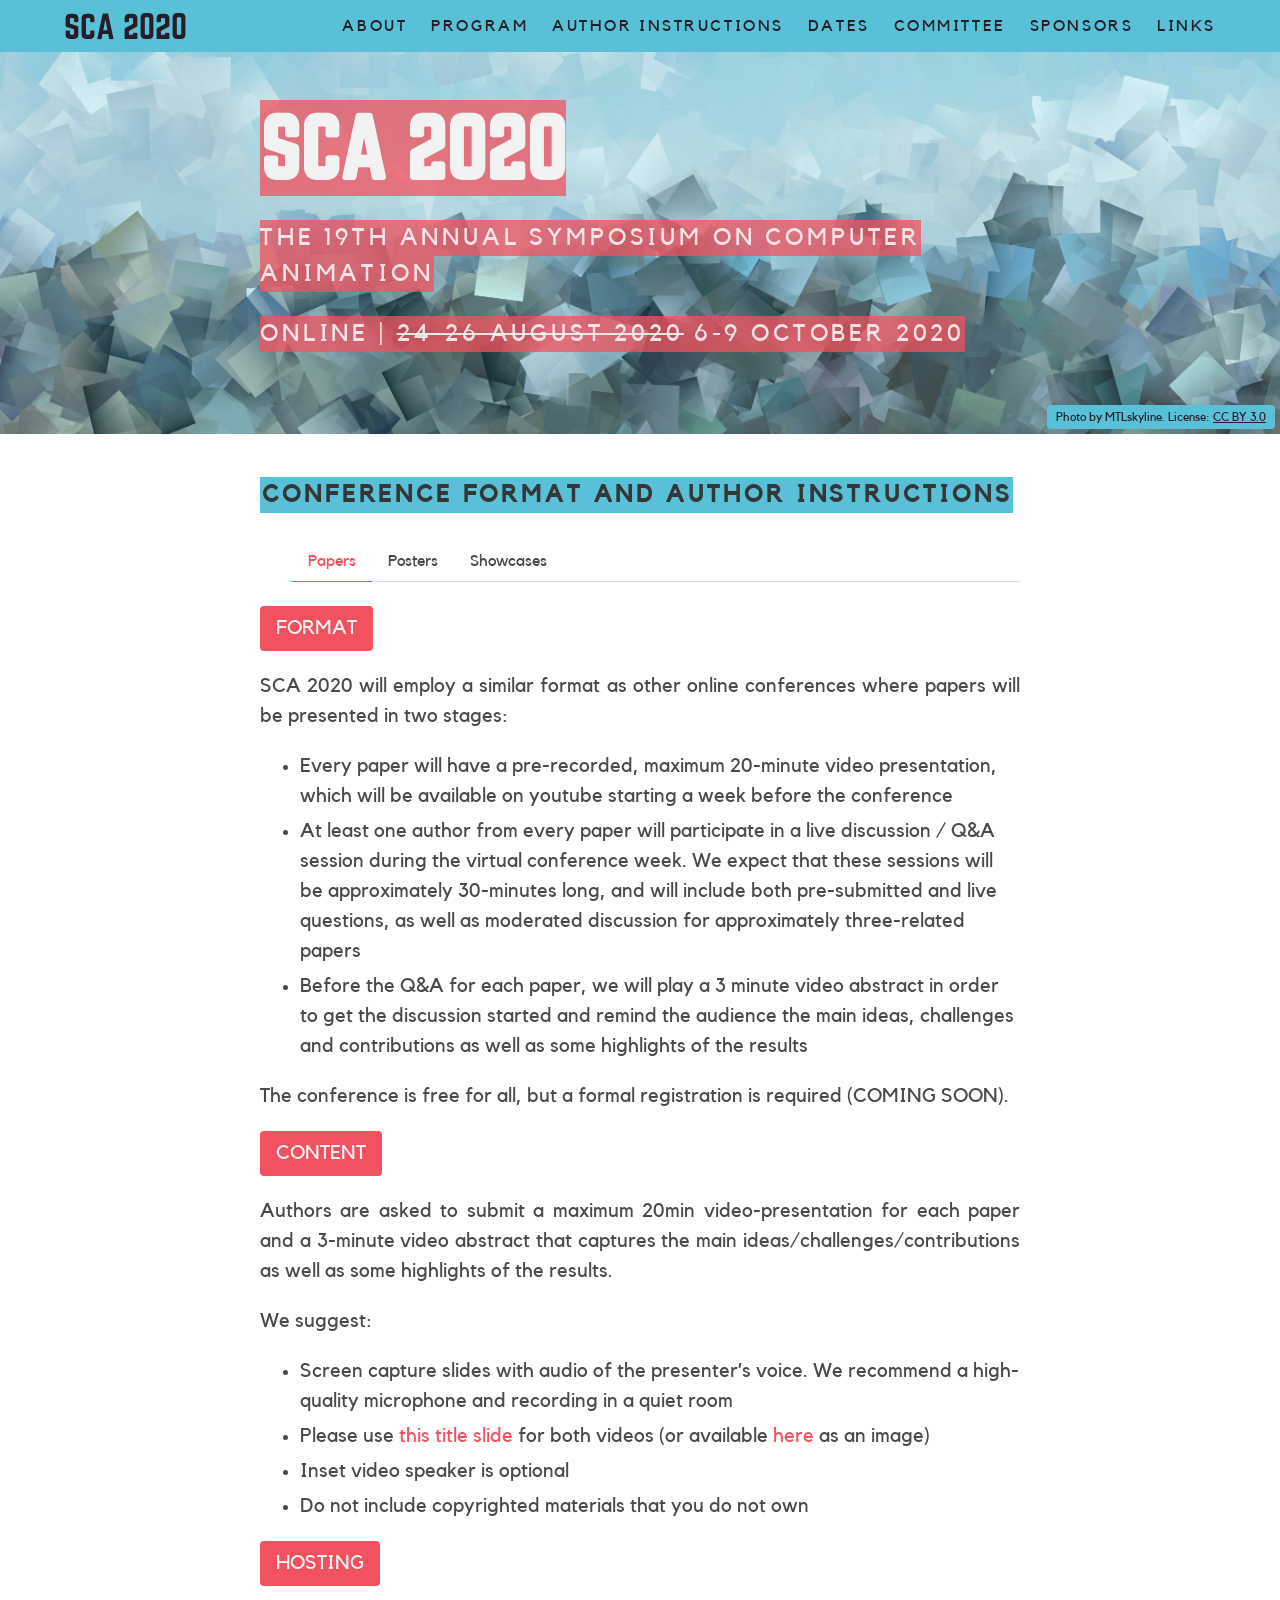
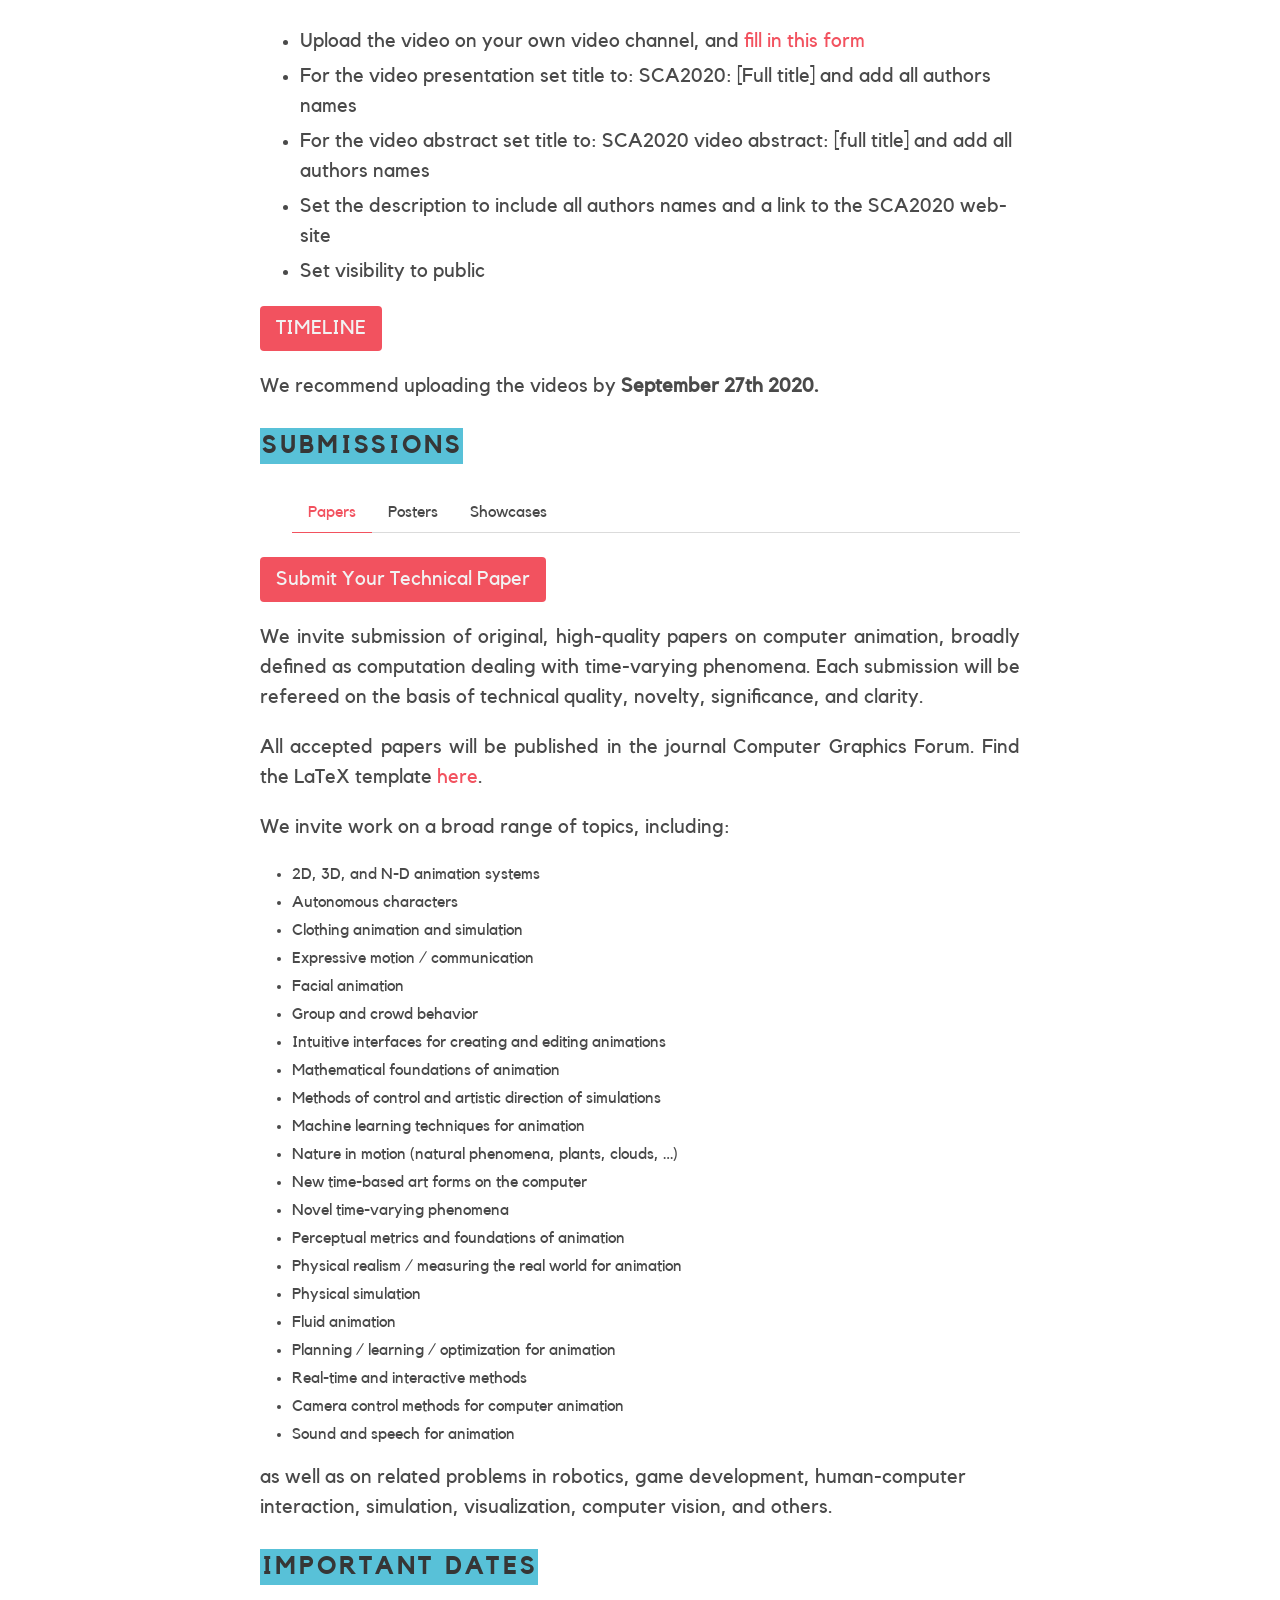
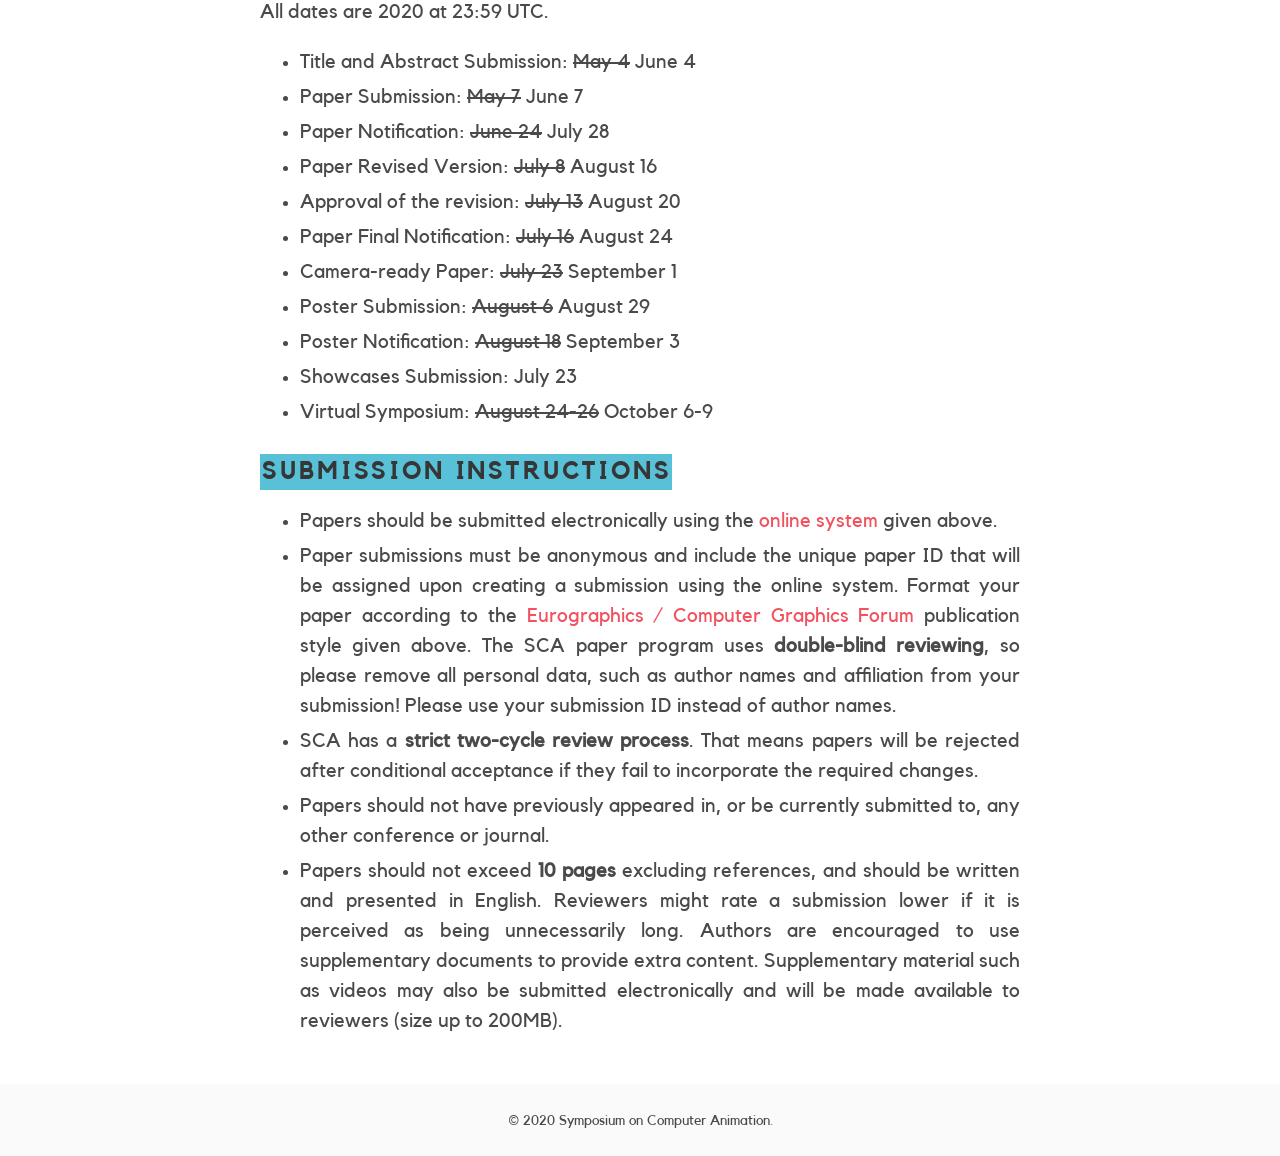
<file: 2020/submissions.html>
<!DOCTYPE html>
<html class="has-navbar-fixed-top">
<head>
<meta charset="utf-8">
<meta http-equiv="X-UA-Compatible" content="IE=edge">
<meta name="viewport" content="width=device-width, initial-scale=1">
<title>SCA 2020</title>
<link rel="stylesheet" href="css/main.css">
</head>
<body>
<nav class="navbar is-primary is-fixed-top">
  <div class="container">
    <div class="navbar-brand"> <a class="navbar-item logo is-size-3" href="#"> SCA&nbsp;2020 </a> <span class="navbar-burger burger" data-target="navbarMenuHeroA"> <span></span> <span></span> <span></span> </span> </div>
    <div id="navbarMenuHeroA" class="navbar-menu">
      <div class="navbar-end"> 
        <a class="navbar-item byline" href="index.html#about"> About </a>  
        <a class="navbar-item byline" href="program.html#program"> Program </a> 
        <a class="navbar-item byline" href="submissions.html#submissions"> Author Instructions </a> 
        <a class="navbar-item byline" href="submissions.html#dates"> Dates </a>
        <!-- <a class="navbar-item byline">
            Program
          </a>
          <a class="navbar-item byline">
            Registration
          </a> --> 
        <!--           <a class="navbar-item byline" href="#venue">
            Venue
          </a> --> 
        <a class="navbar-item byline" href="committee.html#committee"> Committee </a>
        <a class="navbar-item byline" href="index.html#sponsors"> Sponsors </a>
        <a class="navbar-item byline" href="index.html#links"> Links </a> 
      </div>
  </div>
  </div>
</nav>
<section class="hero is-link">
  <div class="hero-body">
    <div class="container">
      <div class="columns">
        <div class="column is-8-desktop is-offset-2-desktop">
          <h1 class="title is-1 is-spaced"> <span class="logo text-bg is-link is-transparent">SCA&nbsp;2020</span> </h1>
          <h2 class="subtitle byline is-4"> <span class="text-bg is-link is-transparent"> THE 19TH ANNUAL SYMPOSIUM ON COMPUTER ANIMATION </span> </h2>
          <h2 class="subtitle byline is-4"> <span class="text-bg is-link is-transparent"> Online | <strike> 24-26 August 2020</strike> 6-9 October 2020 </span> </h2>
        </div>
      </div>
    </div>
  </div>
  <div class="hero-foot">
    <div class="container is-pulled-right">
      <div class="tags">
        <div class="tag is-primary"> Photo by MTLskyline. License:&nbsp;<a id="photo-license" href="https://creativecommons.org/licenses/by/3.0/deed.en">CC BY 3.0</a> </div>
      </div>
    </div>
  </div>
</section>
<section class="section">
  <div class="container">
    <div class="columns">
      <div class="column is-8-desktop is-offset-2-desktop">
        <div class="content">
         
          

            <!-- CONFERENCE FORMAT AND AUTHOR INSTRUCTIONS -->
                   <h3 id="submissions"><span class="text-bg is-primary">Conference format and author instructions</span></h3>
                   <div class="tabs" data-contents="instruction-tabs">
                     <ul>
                       <li data-target="itab-papers" class="is-active"><a>Papers</a></li>
                       <li data-target="itab-posters"><a>Posters</a></li>
                       <li data-target="itab-showcases"><a>Showcases</a></li>
                     </ul>
                   </div>
                   <div id="instruction-tabs">
                     <div class="tab" id="itab-papers">
                      
                     
                      <p class="button is-link is-medium"> FORMAT </p>
                      

                      <p align="justify"> SCA 2020 will employ a similar format as other online conferences where papers will be presented in two stages: <br>
                      <ul class="is-size-5">
                      <li>Every paper will have a pre-recorded, maximum 20-minute video presentation, which will be available on youtube starting a week before the conference</li>
                      <li>At least one author from every paper will participate in a live discussion / Q&A session during the virtual conference week. We expect that these sessions will be approximately 30-minutes long, and will include both pre-submitted and live questions, as well as moderated discussion for approximately three-related papers</li>
                      <li>Before the Q&A for each paper, we will play a 3 minute video abstract in order to get the discussion started and remind the audience the main ideas, challenges and contributions as well as some highlights of the results</li>
                      </ul>
                      
                      <p align="justify">
                      The conference is free for all, but a formal registration is required (COMING SOON).
                      </p>
                      
                      
                      </p>
                       
                       
                       <p class="button is-link is-medium"> CONTENT </p>

                      <p align="justify">
                      Authors are asked to submit a maximum 20min  video-presentation for each paper and a 3-minute video abstract that captures the main ideas/challenges/contributions as well as some highlights of the results.
                      </p>

                       <p align="justify">
                      We suggest:<br>
 <ul class="is-size-5">
                      <li>Screen capture slides with audio of the presenter’s voice. We recommend a high-quality microphone and recording in a quiet room</li>
                      <li>Please use <a href="imgs/SCA2020_title_slide_16_9.pptx"> this title slide </a> for both videos (or available <a href="imgs/SCA2020_title_slide_16_9.png"> here </a> as an image)</li>
                      <li>Inset video speaker is optional</li>
                      <li>Do not include copyrighted materials that you do not own</li>
                      </ul>
                      </p>

                       <p class="button is-link is-medium"> HOSTING </p>
                       <br>
                       <ul class="is-size-5">
                      <li>Upload the video on your own video channel, and <a href="https://forms.gle/tXo9xhFtsk4vCNQ89">fill in this form</a></li>
                      <li>For the video presentation set title to: SCA2020: [Full title] and add all authors names</li>
                      <li>For the video abstract set title to: SCA2020 video abstract: [full title] and add all authors names</li>
                      <li>Set the description to include all authors names and a link to the SCA2020 web-site</li>
                      <li>Set visibility to public</li>
</ul>
                       <p class="button is-link is-medium"> TIMELINE </p>
                      
                       <p align="justify">
                       We recommend uploading the videos by <b>September 27th 2020.</b>
                       </p>

                       
                      
                      </div>
                     
                     <div class="tab" id="itab-posters">
                       <p align="justify"><strong>Coming soon</strong><br>
                         
                     </div>
                     <div class="tab" id="itab-showcases">
                        
                         
                          <p class="button is-link is-medium"> FORMAT </p>

                          
<p align="justify">
                         Showcases will be presented live over Zoom in 10 minute presentation slots during an hour long session during which conference attendees will be able to post their comments and questions in the chat. Although there will not be a Q&A session after the presentations, there will be an open discussion period at the end of each day where authors and attendees can discuss all the things presented.

                          </p>

                          <p class="button is-link is-medium"> CONTENT </p>

                          <p align="justify">

                         Authors for each submission are asked to prepare a short 10 minute presentation including a live demo or video of their results, and brief explanation of their system. Due to the risk of technical issues preparing pre-recorded content as a back-up is also strongly recommended.
                         </p>
                     </div>
                   </div>
          
          <!-- SUBMISSIONS -->
          <h3 id="submissions"><span class="text-bg is-primary">Submissions</span></h3>
          <div class="tabs" data-contents="submissions-tabs">
            <ul>
              <li data-target="tab-papers" class="is-active"><a>Papers</a></li>
              <li data-target="tab-posters"><a>Posters</a></li>
              <li data-target="tab-showcases"><a>Showcases</a></li>
            </ul>
          </div>
          <div id="submissions-tabs">
            <div class="tab" id="tab-papers">
              <p> <a class="button is-link is-medium" href="https://srmv2.eg.org/COMFy/Conference/SCA_2020">Submit Your Technical Paper</a> </p>
              <p align="justify"> We invite submission of original, high-quality papers on computer animation, broadly defined as computation dealing with time-varying phenomena. Each submission will be refereed on the basis of technical quality, novelty, significance, and clarity. </p>
              <p align="justify"> All accepted papers will be published in the journal Computer Graphics Forum. Find the LaTeX template <a href="https://srmv2.eg.org/COMFy/Conference/SCA_2020/GetConferenceFile?fileID=11563">here</a>. </p>
              <p> We invite work on a broad range of topics, including: </p>
              <ul>
                <li>2D, 3D, and N-D animation systems</li>
                <li>Autonomous characters</li>
                <li>Clothing animation and simulation</li>
                <li>Expressive motion / communication</li>
                <li>Facial animation</li>
                <li>Group and crowd behavior</li>
                <li>Intuitive interfaces for creating and editing animations</li>
                <li>Mathematical foundations of animation</li>
                <li>Methods of control and artistic direction of simulations</li>
                <li>Machine learning techniques for animation</li>
                <li>Nature in motion (natural phenomena, plants, clouds, …)</li>
                <li>New time-based art forms on the computer</li>
                <li>Novel time-varying phenomena</li>
                <li>Perceptual metrics and foundations of animation</li>
                <li>Physical realism / measuring the real world for animation</li>
                <li>Physical simulation</li>
                <li>Fluid animation</li>
                <li>Planning / learning / optimization for animation</li>
                <li>Real-time and interactive methods</li>
                <li>Camera control methods for computer animation</li>
                <li>Sound and speech for animation</li>
              </ul>
              <p> as well as on related problems in robotics, game development, human-computer interaction, simulation, visualization, computer vision, and others. </p>
            </div>
            <div class="tab" id="tab-posters">
              <p align="justify"><strong>Poster Instructions</strong><br>
                * Submission via email to <a href="mailto:sca2020@computationalsciences.org">sca2020@computationalsciences.org</a><br>
                * SCA will be using the Eurographics / Computer Graphics Forum style<br>
                * Submission deadline: August 29<br>
                * Notification of acceptance: September 3</p>
              <p align="justify"><strong>Electronic Submission</strong><br>
                All poster abstracts should be submitted via email to <a href="mailto:sca2020@computationalsciences.org">sca2020@computationalsciences.org</a> by the submission deadline.<br>
                Each email message must be less than 25MB. If this is not sufficient for
                your submission or supplemental materials, you may send your submission
                in parts as attachments to several emails.<br>
                For supplemental materials, links to external websites are allowed. </p>
              <p align="justify"><strong>Submission Instructions</strong><br>
                Poster abstracts are permitted to be up to three pages in length (including references, acknowledgements, etc.)
                and have to be submitted as a singe PDF file. The abstracts should be written and presented in English. Submissions
                must be camera-ready, with author names and affiliations listed. The
                review process will be single blind. Supplemental material such as
                videos may also be submitted electronically and will be made available
                to reviewers. Please find the LaTeX template <a href="templates/egPublStyle-SCA2020.zip">here</a>.</p>
              <p align="justify"><strong>Further Information</strong><br>
                Poster abstracts will be included in the <a href="https://diglib.eg.org/handle/10.2312/2630804" target="_blank">Eurographics Digital Library</a>. </p>
              <p align="justify"><strong>Poster Chair</strong><br>
                <a href="http://www.computationalsciences.org/">Dominik L. Michels</a>, KAUST</p>
              
              <!-- <p>
                Example Submissions:
              </p> --> 
            </div>
            <div class="tab" id="tab-showcases">
              <p> <a class="button is-link is-medium" href="https://srmv2.eg.org/COMFy/Conference/SCA_2020sc">Submit Your Showcase</a> </p>
              <p align="justify"> Stunning new game or VFX demo?<br>
                Cutting edge research or technical results?<br>
                Practical solution to common industry problem?<br>
              </p>
              <p align="justify"> Submission deadline (already camera ready format with authors): July 23 </p>
              <p align="justify"> If you are excited to share new ideas and insights with animation professionals and researchers then  SCA Showcase Submissions wants you! </p>
              <p align="justify"> This year SCA is inviting members of the animation community to submit short showcase works to be presented at SCA alongside the latest academic progress. A showcase submission consists of a 1-2 page description along with an image reel, video or demo to highlight the contribution. Each submission will be evaluated by an international committee of animation experts (from both industry and academia) and accepted submissions will be presented at SCA alongside other showcase submissions and state-of-the-art academic research. </p>
              <p align="justify"> Showcase presentations can take any form, from a slide-based talk to a live demo,  and will also appear in a summary of the proceedings of the conference. </p>
              <p align="justify"> Find the LaTeX template <a href="https://srmv2.eg.org/COMFy/Conference/SCA_2020/GetConferenceFile?fileID=11563">here</a>! </p>
              
              <!-- <p>
                Example Submissions:
              </p> --> 
            </div>
          </div>
          
          <!-- IMPORTANT DATES -->
          <h3 id="dates"><span class="text-bg is-primary">Important Dates</span></h3>
          <p>All dates are 2020 at 23:59 UTC.</p>
          <ul class="is-size-5">
            <li>Title and Abstract Submission: <strike>May 4</strike> June 4</li>
            <li>Paper Submission: <strike> May 7</strike> June 7</li>
            <li>Paper Notification: <strike> June 24</strike> July 28</li>
            <li>Paper Revised Version: <strike> July 8</strike> August 16</li>
            <li>Approval of the revision: <strike> July 13</strike> August 20</li>
            <li>Paper Final Notification: <strike> July 16</strike> August 24</li>
            <li>Camera-ready Paper: <strike> July 23</strike> September 1</li>
            <li>Poster Submission: <strike> August 6</strike> August 29</li>
            <li>Poster Notification: <strike> August 18</strike> September 3</li>
            <li>Showcases Submission: July 23</li>
            <li>Virtual Symposium: <strike> August 24-26</strike> October 6-9 </li>
          </ul>
          
          <!-- SUBMISSION INSTRUCTIONS -->
          <h3 id="dates"><span class="text-bg is-primary">Submission Instructions</span></h3>
          <ul class="is-size-5">
            <li>
              <div align="justify"> Papers should be submitted electronically using the <a href="https://srmv2.eg.org/COMFy/Conference/SCA_2020">online system</a> given above. </div>
            </li>
            <li>
              <div align="justify"> Paper submissions must be anonymous and include the unique paper ID that will be assigned upon creating a submission using the online system. Format your paper according to the <a href="https://srmv2.eg.org/COMFy/Conference/SCA_2020/GetConferenceFile?fileID=11563">Eurographics / Computer Graphics Forum</a> publication style given above. The SCA paper program uses <span class="has-text-weight-bold">double-blind reviewing</span>, so please remove all personal data, such as author names and affiliation from your submission! Please use your submission ID instead of author names. </div>
            </li>
            <li>
              <div align="justify"> SCA has a <span class="has-text-weight-bold">strict two-cycle review process</span>. That means papers will be rejected after conditional acceptance if they fail to incorporate the required changes. </div>
            </li>
            <li>
              <div align="justify"> Papers should not have previously appeared in, or be currently submitted to, any other conference or journal. </div>
            </li>
            <li>
              <div align="justify"> Papers should not exceed <span class="has-text-weight-bold">10 pages</span> excluding references, and should be written and presented in English. Reviewers might rate a submission lower if it is perceived as being unnecessarily long. Authors are encouraged to use supplementary documents to provide extra content. Supplementary material such as videos may also be submitted electronically and will be made available to reviewers (size up to 200MB). </div>
            </li>
          </ul>
          

        </div>
      </div>
    </div>
  </div>
</section>
<footer class="footer has-text-centered">
  <div class="container">
    <div class="columns">
      <div class="column is-8-desktop is-offset-2-desktop">
        <p> <small> © 2020 Symposium on Computer Animation. </small> </p>
      </div>
    </div>
  </div>
</footer>
<script type="text/javascript" src="lib/main.js"></script>
</body>
</html>
</file>
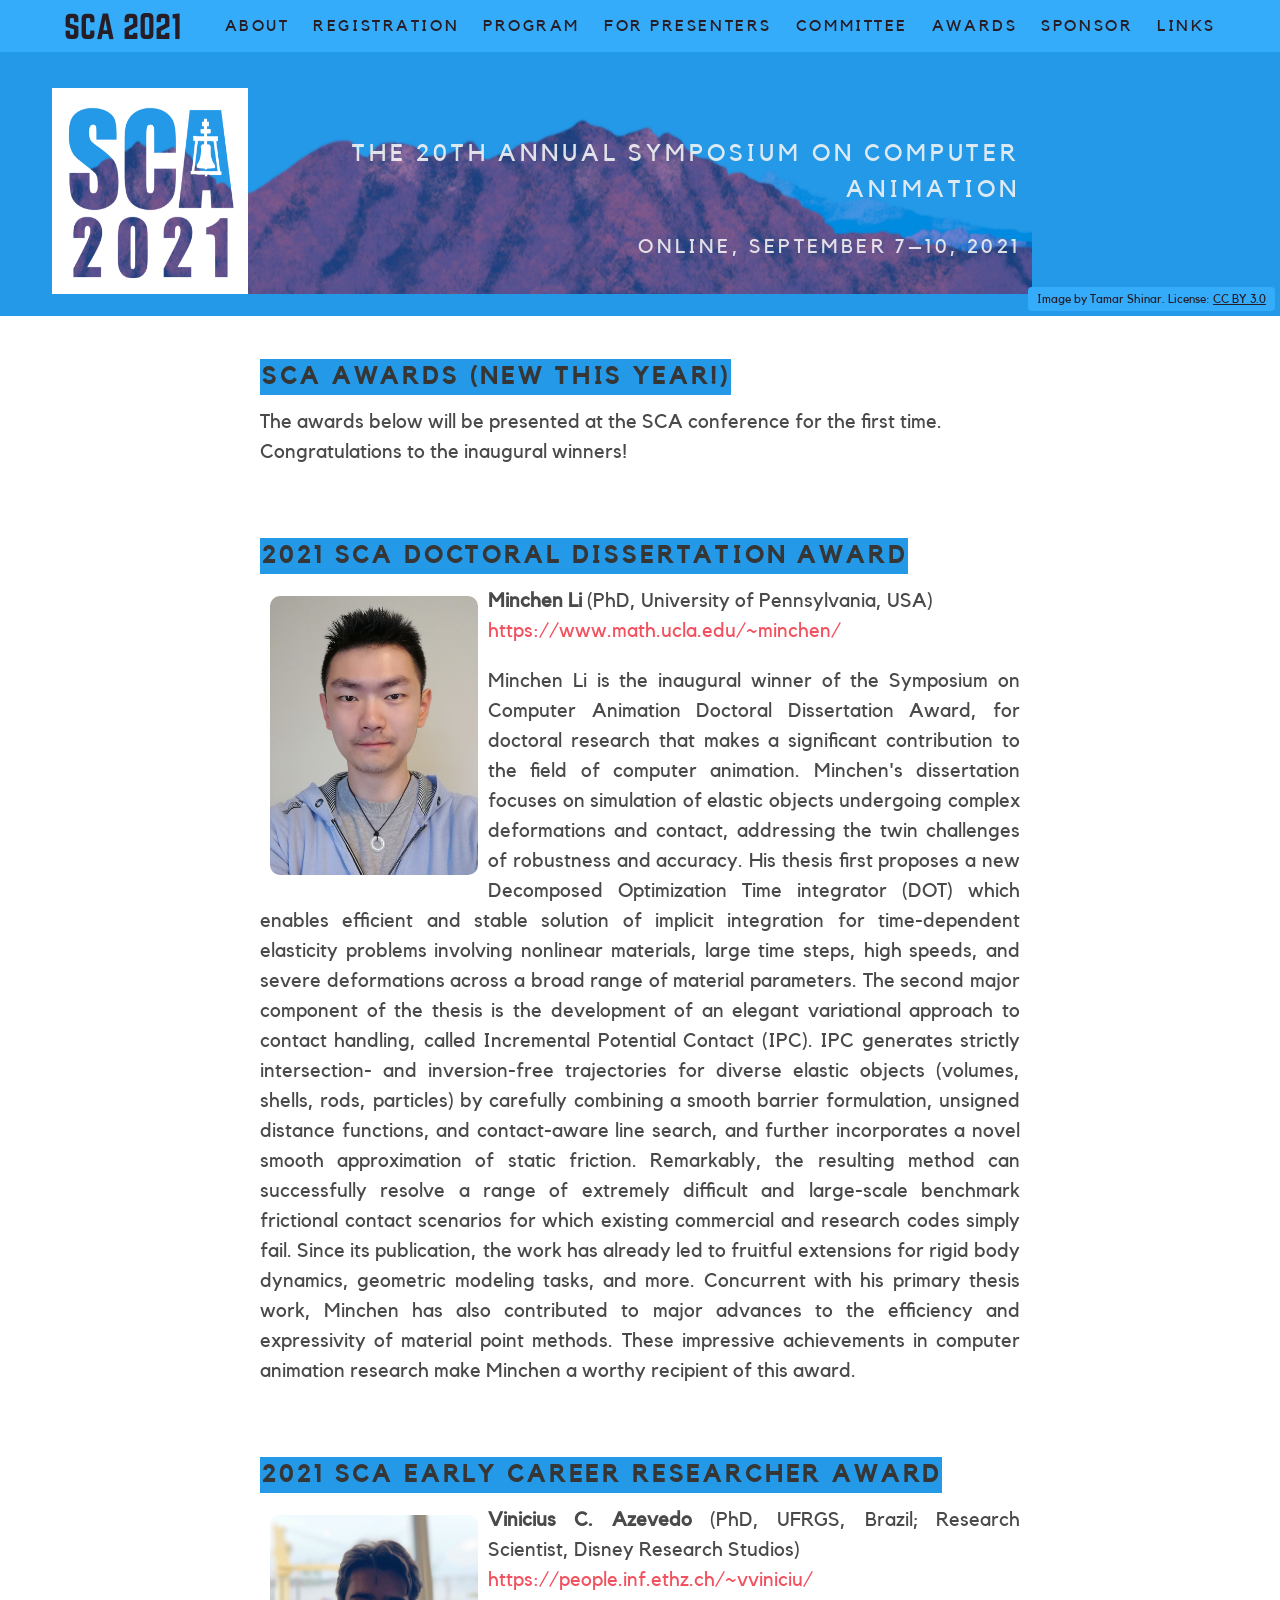
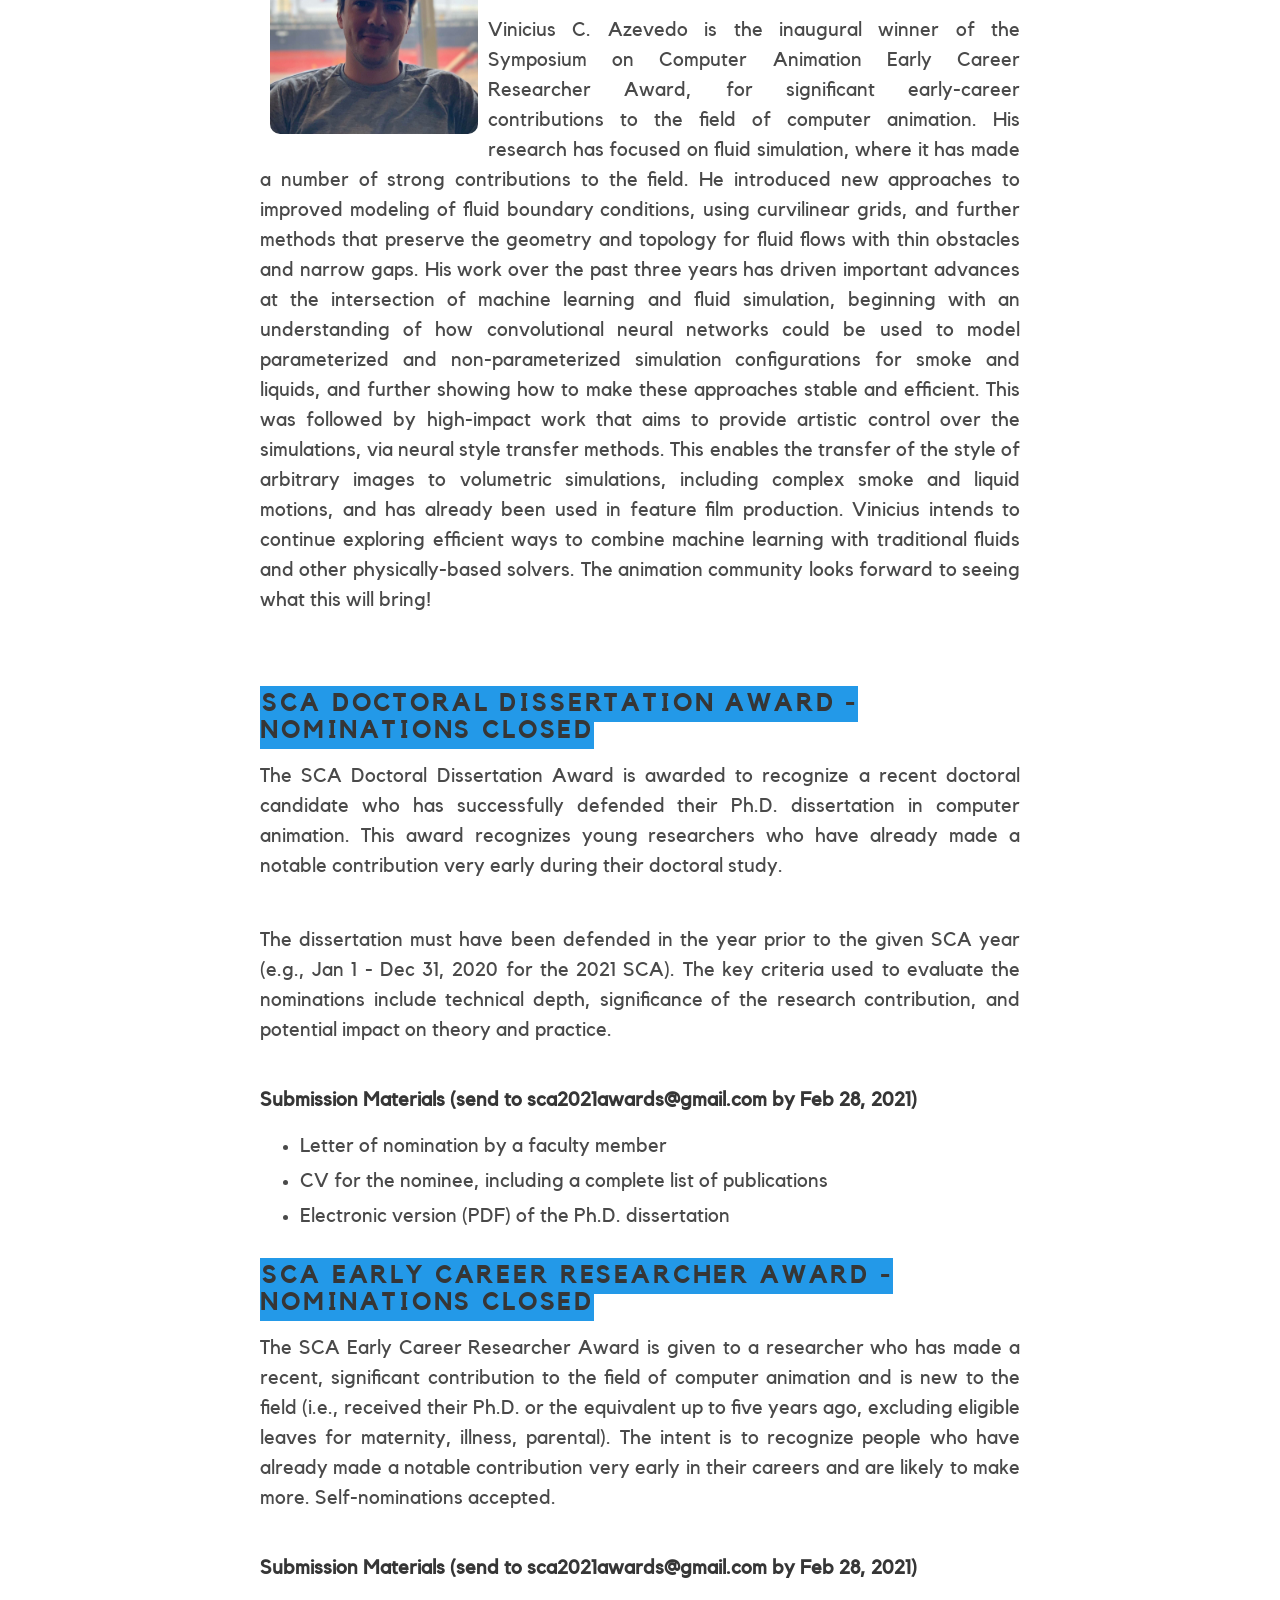
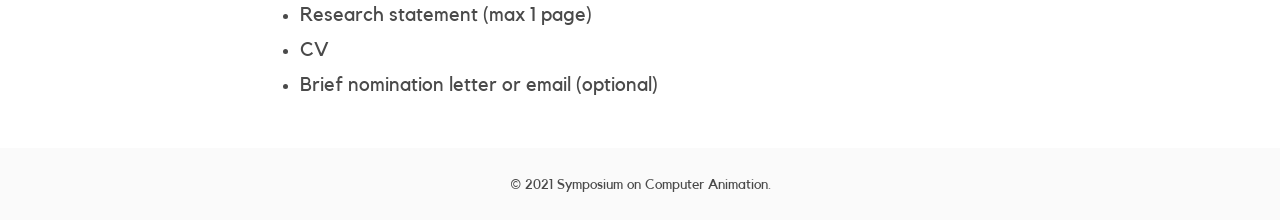
<file: 2021/awards.html>
<!DOCTYPE html>
<html class="has-navbar-fixed-top">
    <head>
        <meta charset="utf-8">
        <meta http-equiv="X-UA-Compatible" content="IE=edge">
        <meta name="viewport" content="width=device-width, initial-scale=1">
        <title>SCA 2021</title>
        <link rel="stylesheet" href="css/main.css">
    </head>
    <body>
       <nav class="navbar is-primary is-fixed-top">
            <div class="container">
                <div class="navbar-brand"> <a class="navbar-item logo is-size-3" href="index.html#"> SCA&nbsp;2021 </a> <span class="navbar-burger burger" data-target="navbarMenuHeroA"> <span></span> <span></span> <span></span> </span> </div>
                <div id="navbarMenuHeroA" class="navbar-menu">
                    <div class="navbar-end"> 
                        <a class="navbar-item byline" href="index.html#about"> About </a>  
                        <!--<a class="navbar-item byline" href="index.html#dates"> Dates </a> -->
                        <!--<a class="navbar-item byline" href="cfp.html"> Submit </a> 		-->
                        <a class="navbar-item byline" href="index.html#registration"> Registration </a> 
                        <a class="navbar-item byline" href="program.html"> Program </a>
                        
                        <!--           <a class="navbar-item byline" href="#venue">
                            Venue
                        </a> --> 
                        <a class="navbar-item byline" href="presenters.html"> For Presenters </a>
                        <a class="navbar-item byline" href="committee.html#committee"> Committee </a>
                        <a class="navbar-item byline" href="awards.html#awards"> Awards </a>
                        <a class="navbar-item byline" href="index.html#sponsors"> Sponsor </a>
                        <a class="navbar-item byline" href="index.html#links"> Links </a> 
                        
                    </div>
                </div>
            </div>
        </nav>
        <section class="hero is-link">
            <div class="hero-body">
                <div class="container">
                    <div class="columns">
                        <div class="column is-2-desktop logoleft">		  
                            <img src="./imgs/sca2021left.png">
                        </div>
                        <div class="column is-8-desktop logoright">          
                            <h2 class="subtitle byline is-4"> <span class="is-link is-transparent"> <p style="text-align:right;"> THE 20TH ANNUAL SYMPOSIUM ON COMPUTER ANIMATION</p></span></h2>
                            <h2 class="subtitle byline is-5"> <span class="is-link is-transparent"> <p style="text-align:right;">Online, September 7&ndash;10, 2021</p> </span> </h2>
                            <!--          <h2 class="subtitle byline is-4"> <span class="is-link is-transparent"> 30 July-1 August 2021 </span> </h2> -->
                        </div>
                    </div>
                </div>
            </div>
            
            <div class="hero-foot">
                <div class="container is-pulled-right">	
                    <div class="tags">
                        <div class="tag is-primary"> Image by Tamar Shinar. License:&nbsp;<a id="photo-license" href="https://creativecommons.org/licenses/by/3.0/deed.en">CC BY 3.0</a> </div>
                    </div>
                </div>
            </div>
            
        </section>
        <section class="section">
            <div class="container">
                <div class="columns">
                    <div class="column is-8-desktop is-offset-2-desktop">
                        <div class="content">
                            
                            <!-- AWARDS -->
                            <h3 id="awards"><span class="text-bg is-primary">SCA Awards (New this year!)</span></h3>
                            <p>The awards below will be presented at the SCA conference for the first time. Congratulations to the inaugural winners!</p> <br/>
                            
                            <h3><span class="text-bg is-primary">2021 SCA Doctoral Dissertation Award</span></h3>
                            <img class="image speaker-photo" src="imgs/MinchenLi.jpg"></img>
                            <p align="justify"><b>Minchen Li</b>  (PhD, University of Pennsylvania, USA)<br/>
                                <a href="https://www.math.ucla.edu/~minchen/">https://www.math.ucla.edu/~minchen/</a>

                            <p align="justify">Minchen Li is the inaugural winner of the Symposium on Computer Animation Doctoral Dissertation Award, for doctoral research that makes a significant contribution to the field of computer
                            animation. Minchen's dissertation focuses on simulation of elastic objects undergoing complex deformations and contact, addressing the twin challenges of robustness and accuracy. His thesis first proposes a new Decomposed Optimization Time integrator (DOT) which enables efficient and stable solution of implicit integration for time-dependent elasticity problems involving nonlinear materials, large time steps, high speeds, and severe deformations across a broad range of material parameters. The second major component of the thesis is the development of an elegant variational approach to contact handling, called Incremental Potential Contact (IPC). IPC generates strictly intersection- and inversion-free trajectories for diverse elastic objects (volumes, shells, rods, particles) by carefully combining a smooth barrier formulation, unsigned distance functions, and contact-aware line search, and further incorporates a novel smooth approximation of static friction. Remarkably, the resulting method can successfully resolve a range of extremely difficult and large-scale benchmark frictional contact scenarios for which existing commercial and research codes simply fail.  Since its publication, the work has already led to fruitful extensions for rigid body dynamics, geometric modeling tasks, and more. Concurrent with his primary thesis work, Minchen has also contributed to major advances to the efficiency and expressivity of material point methods. These impressive achievements in computer animation research make Minchen a worthy
                            recipient of this award.</p>
                            <br>

                            <h3><span class="text-bg is-primary">2021 SCA Early Career Researcher Award</span></h3>
                            <img class="image speaker-photo" src="imgs/ViniciusAzevedo.jpg"></img>
                            <p align="justify"><b>Vinicius C. Azevedo</b>  (PhD, UFRGS,
Brazil; Research Scientist, Disney Research Studios)<br/>
                                <a href="https://people.inf.ethz.ch/~vviniciu/">https://people.inf.ethz.ch/~vviniciu/</a>

                            <p align="justify"> Vinicius C. Azevedo is the inaugural winner of the Symposium on Computer Animation Early Career Researcher Award, for significant early-career contributions to the field of computer animation. His research has focused on fluid simulation, where it has made a number of strong contributions to the field.  He introduced new approaches to improved modeling of fluid boundary conditions, using curvilinear grids, and further methods that preserve the geometry and topology for fluid flows with thin obstacles and narrow gaps.  His work over the past three years has driven important advances at the intersection of machine learning and fluid simulation, beginning with an understanding of how convolutional neural networks could be used to model parameterized and non-parameterized simulation configurations for smoke and liquids, and further showing how to make these approaches stable and efficient.  This was followed by high-impact work that aims to provide artistic control over the simulations, via neural style transfer methods.  This enables the transfer of the style of arbitrary images to volumetric simulations, including complex smoke and liquid motions, and has already been used in feature film production.  Vinicius intends to continue exploring efficient ways to combine machine learning with traditional fluids and other physically-based solvers. The animation community looks forward to seeing what this will bring!
                            </p>
                            <br>
                            
                            

                            <h3><span class="text-bg is-primary">SCA Doctoral Dissertation Award - Nominations Closed</span></h3>
                            
                            <p align="justify">The SCA Doctoral Dissertation Award is awarded to recognize a recent doctoral
                                candidate who has successfully defended their Ph.D. dissertation in computer
                                animation.
                                This award recognizes young
                                researchers who have already made a notable contribution very early during
                            their doctoral study.</p>
                            <br>
                            <p align="justify">The dissertation must have been defended in the year prior to the given SCA
                                year (e.g., Jan 1 - Dec 31, 2020 for the 2021 SCA). The key criteria used to
                                evaluate the nominations include technical depth, significance of the research
                            contribution, and potential impact on theory and practice.</p>
                            <br>
                            <h4>Submission Materials (send to sca2021awards@gmail.com by Feb 28, 2021)</h4>
                            <ul class="is-size-5">
                                <li>Letter of nomination by a faculty member</li>
                                <li>CV for the nominee, including a complete list of publications</li>
                                <li>Electronic version (PDF) of the Ph.D. dissertation</li>
                            </ul>
                            
                            <h3><span class="text-bg is-primary">SCA Early Career Researcher Award  - Nominations Closed</span></h3>          
                            <p align="justify">The SCA Early Career Researcher Award is given to a researcher who has made
                                a recent, significant contribution to the field of computer animation and is
                                new to the field (i.e., received their Ph.D. or the equivalent up to five years
                                ago, excluding eligible leaves for maternity, illness, parental).  The intent is to
                                recognize people who have already made a notable contribution very early in
                            their careers and are likely to make more. Self-nominations accepted.</p>
                            <br>
                            <h4>Submission Materials (send to sca2021awards@gmail.com by Feb 28, 2021)</h4>
                            <ul class="is-size-5">
                                <li>Research statement (max 1 page)</li>
                                <li>CV</li>
                                <li>Brief nomination letter or email (optional) </li>
                            </ul>
                            
                        </div>
                    </div>
                </div>
            </div>
        </section>
        <footer class="footer has-text-centered">
            <div class="container">
                <div class="columns">
                    <div class="column is-8-desktop is-offset-2-desktop">
                        <p> <small> © 2021 Symposium on Computer Animation. </small> </p>
                    </div>
                </div>
            </div>
        </footer>
        <script type="text/javascript" src="lib/main.js"></script>
    </body>
</html>
</file>
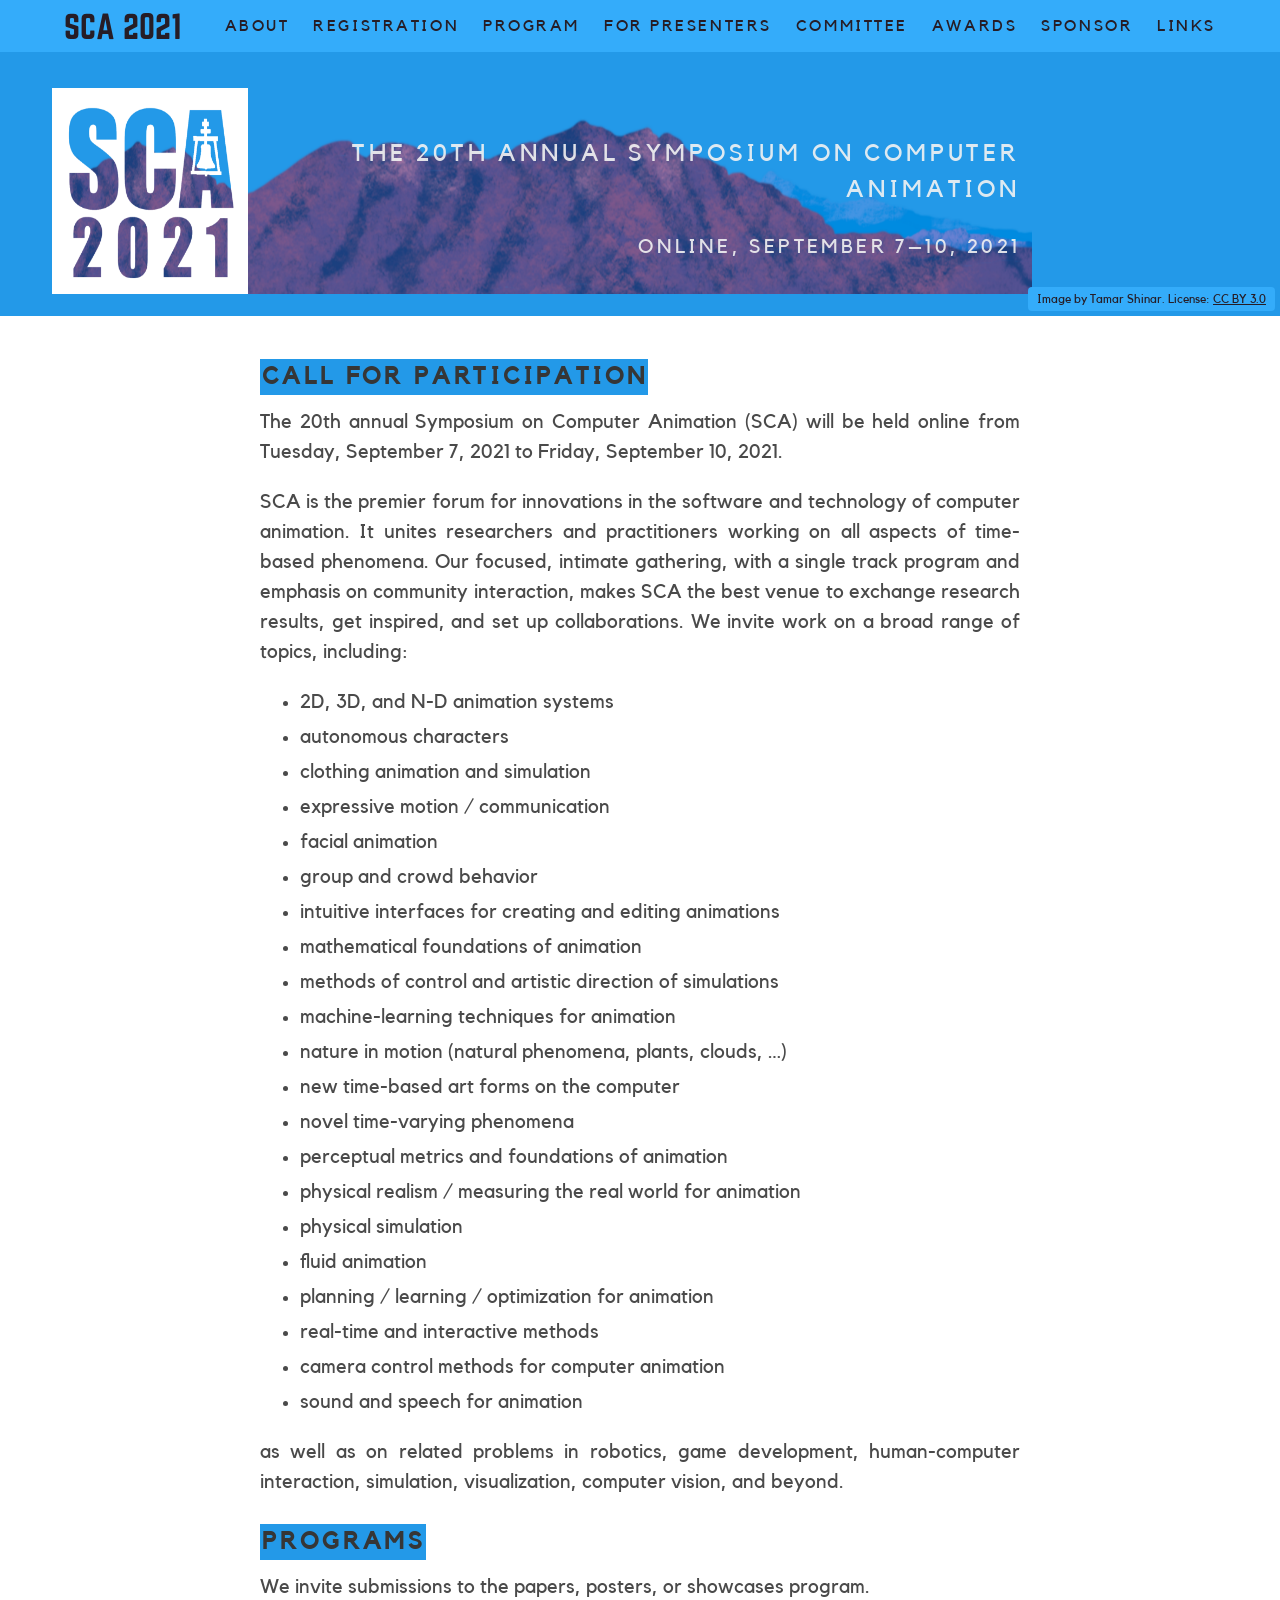
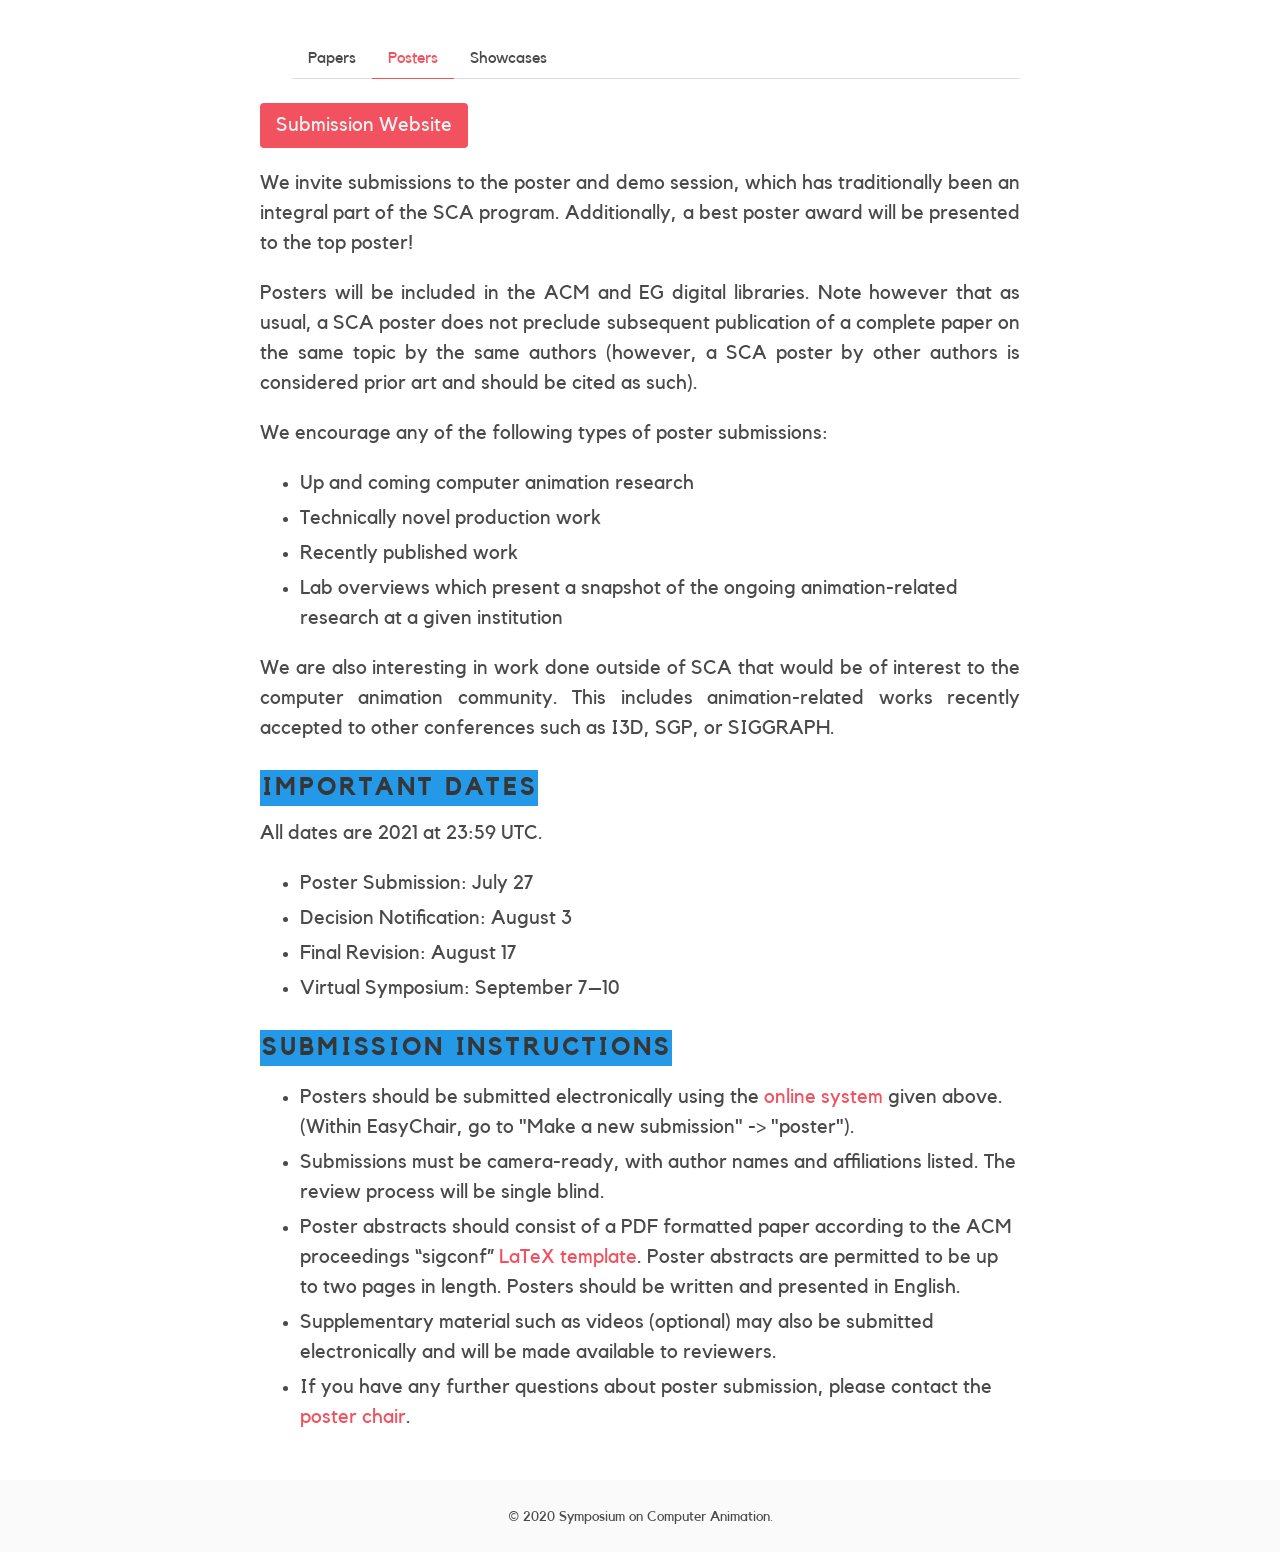
<file: 2021/cfp.html>
<!DOCTYPE html>
<html class="has-navbar-fixed-top">
    <head>
        <meta charset="utf-8">
        <meta http-equiv="X-UA-Compatible" content="IE=edge">
        <meta name="viewport" content="width=device-width, initial-scale=1">
        <title>SCA 2021</title>
        <link rel="stylesheet" href="css/main.css">
    </head>
    <body>
       <nav class="navbar is-primary is-fixed-top">
            <div class="container">
                <div class="navbar-brand"> <a class="navbar-item logo is-size-3" href="index.html#"> SCA&nbsp;2021 </a> <span class="navbar-burger burger" data-target="navbarMenuHeroA"> <span></span> <span></span> <span></span> </span> </div>
                <div id="navbarMenuHeroA" class="navbar-menu">
                    <div class="navbar-end"> 
                        <a class="navbar-item byline" href="index.html#about"> About </a>  
                        <!--<a class="navbar-item byline" href="index.html#dates"> Dates </a> -->
                        <!--<a class="navbar-item byline" href="cfp.html"> Submit </a> 		-->
                        <a class="navbar-item byline" href="index.html#registration"> Registration </a> 
                        <a class="navbar-item byline" href="program.html"> Program </a>
                        
                        <!--           <a class="navbar-item byline" href="#venue">
                            Venue
                        </a> --> 
                        <a class="navbar-item byline" href="presenters.html"> For Presenters </a>
                        <a class="navbar-item byline" href="committee.html#committee"> Committee </a>
                        <a class="navbar-item byline" href="awards.html#awards"> Awards </a>
                        <a class="navbar-item byline" href="index.html#sponsors"> Sponsor </a>
                        <a class="navbar-item byline" href="index.html#links"> Links </a> 
                        
                    </div>
                </div>
            </div>
        </nav>
        <section class="hero is-link">
            <div class="hero-body">
                <div class="container">
                    <div class="columns">
                        <div class="column is-2-desktop logoleft">		  
                            <img src="./imgs/sca2021left.png">
                        </div>
                        <div class="column is-8-desktop logoright">          
                            <h2 class="subtitle byline is-4"> <span class="is-link is-transparent"> <p style="text-align:right;"> THE 20TH ANNUAL SYMPOSIUM ON COMPUTER ANIMATION</p></span></h2>
                            <h2 class="subtitle byline is-5"> <span class="is-link is-transparent"> <p style="text-align:right;">Online, September 7&ndash;10, 2021</p> </span> </h2>
                            <!--          <h2 class="subtitle byline is-4"> <span class="is-link is-transparent"> 30 July-1 August 2021 </span> </h2> -->
                        </div>
                    </div>
                </div>
            </div>
            
            <div class="hero-foot">
                <div class="container is-pulled-right">	
                    <div class="tags">
                        <div class="tag is-primary"> Image by Tamar Shinar. License:&nbsp;<a id="photo-license" href="https://creativecommons.org/licenses/by/3.0/deed.en">CC BY 3.0</a> </div>
                    </div>
                </div>
            </div>
            
        </section>
        <section class="section">
            <div class="container">
                <div class="columns">
                    <div class="column is-8-desktop is-offset-2-desktop">
                        <div class="content">
                            
                            <h3 id="call"><span class="text-bg is-primary">Call for Participation</span></h3>
                            
                            <p align="justify">The 20th annual Symposium on Computer Animation (SCA) will be held online from Tuesday, September 7, 2021 to Friday, September 10, 2021.</p>
                            
                            <p align="justify">SCA is the premier forum for innovations in the software and technology of computer animation. It unites researchers and practitioners working on all aspects of time-based phenomena. Our focused, intimate gathering, with a single track program and emphasis on community interaction, makes SCA the best venue to exchange research results, get inspired, and set up collaborations. 
                            We invite work on a broad range of topics, including:</p>
                            <ul class="is-size-5">
                                <li>2D, 3D, and N-D animation systems</li>
                                <li>autonomous characters</li>
                                <li>clothing animation and simulation</li>
                                <li>expressive motion / communication</li>
                                <li>facial animation</li>
                                <li>group and crowd behavior</li>
                                <li>intuitive interfaces for creating and editing animations</li>
                                <li>mathematical foundations of animation</li>
                                <li>methods of control and artistic direction of simulations</li>
                                <li>machine-learning techniques for animation</li>
                                <li>nature in motion (natural phenomena, plants, clouds, …)</li>
                                <li>new time-based art forms on the computer</li>
                                <li>novel time-varying phenomena</li>
                                <li>perceptual metrics and foundations of animation</li>
                                <li>physical realism / measuring the real world for animation</li>
                                <li>physical simulation</li>
                                <li>fluid animation</li>
                                <li>planning / learning / optimization for animation</li>
                                <li>real-time and interactive methods</li>
                                <li>camera control methods for computer animation</li>
                                <li>sound and speech for animation</li>
                            </ul>
                            <p align="justify">as well as on related problems in robotics, game development, human-computer interaction, simulation, visualization, computer vision, and beyond.</p>
                            
                            <h3 id="submissions"><span class="text-bg is-primary">Programs</span></h3>
                            
                            <p>We invite submissions to the papers, posters, or showcases program.</p>
                            
                            <!-- CONFERENCE FORMAT AND AUTHOR INSTRUCTIONS -->                   
                            <div class="tabs" data-contents="instruction-tabs">
                                <ul>
                                    <li data-target="itab-papers"><a>Papers</a></li>
                                    <li data-target="itab-posters" class="is-active"><a>Posters</a></li>
                                    <li data-target="itab-showcases"><a>Showcases</a></li>
                                </ul>
                            </div>
                            
                            
                            <div id="instruction-tabs">
                                
                                
                                
                                <div class="tab" id="itab-papers">
                                    
                                    <p><a href="https://easychair.org/conferences/?conf=sca2021" class="button is-link is-medium">Submission Website</a></p>
                                    
                                    <!-- <p align="justify">Submissions to the papers program have closed.</p> -->
                                    <p align="justify">We invite submissions of original, high-quality papers on computer animation, broadly defined as computation dealing with time-varying phenomena. Each submission will be reviewed by an international program committee for technical quality, novelty, significance, and clarity. All conditionally accepted regular papers will be guaranteed a presentation slot.  They will appear in the SCA proceedings, or after undergoing a thorough second round of revision and review, and conditional on final acceptance, they will have the option of being published in the new journal <b>Proceedings of the ACM in Computer Graphics and Interactive Techniques</b> (PACMCGIT).</p>
                                    
                                    
                                    
                                    <h3 id="dates"><span class="text-bg is-primary">Important Dates</span></h3>
                                    <p>All dates are 2021 at 23:59 UTC.</p>
                                    <ul class="is-size-5">
                                        <li>Paper Submission: <s>April 28</s> May 12</li>
                                        <li>Paper Notification: <s>June 9</s> June 21</li>
                                        <li>Paper Revised Version: <s>July 15</s> July 20</li>
                                        <li>Paper Final Notification: <s>July 29</s> August 3</li>
                                        <li>Camera-ready Paper: <s>August 4</s> August 9</li>
                                        <li>Virtual Symposium: September 7&ndash;10 </li>
                                    </ul>
                                    
                                    <h3 id="paper-instructions"><span class="text-bg is-primary">Submission Instructions</span></h3>
                                    <ul class="is-size-5">
                                        <li>Papers should be submitted electronically using the <a href="https://easychair.org/conferences/?conf=sca2021">online system</a> given above.</li>
                                        <li>Paper submissions must be anonymous and include the unique paper ID that will be assigned upon creating a submission using the online system. The SCA paper program uses <b>double-blind reviewing</b>, so please remove all personal data, such as author names and affiliation from your submission! Please use your submission ID instead of author names.</li>
                                        <li>Format your paper according to the <a href="https://www.acm.org/publications/proceedings-template">ACM proceedings template</a> (recommended options: acmsmall,screen,review,anonymous).</li>
                                        <li>PACMCGIT, the journal where SCA papers will be published, has a <b>strict two-cycle review process</b>. That means papers will not be included in the journal after conditional acceptance if they fail to incorporate the required changes.  They will still be presented at SCA.</li>
                                        <li>Papers should not have previously appeared in, or be currently submitted to, any other conference or journal.</li>
                                        <li>We recommend that papers be up to <b>15 pages</b>, excluding references, when formatted with the acmsmall option. This is not a hard limit, but reviewers might rate a submission lower if it is perceived as being unnecessarily long. Authors are encouraged to use supplementary documents to provide extra content. Supplementary material such as videos may also be submitted electronically and will be made available to reviewers (size up to 200MB).</li>
                                    </ul>
                                    
                                </div>
                                
                                <div class="tab" id="itab-posters">
                                    
                                    <p><a href="https://easychair.org/conferences/?conf=sca2021" class="button is-link is-medium">Submission Website</a></p>
                                    
                                    <p align="justify">We invite submissions to the poster and demo session, which has traditionally been an integral part of the SCA program. Additionally, a best poster award will be presented to the top poster!</p>
                                    
                                    <p align="justify">Posters will be included in the ACM and EG digital libraries. Note however that as usual, a SCA poster does not preclude subsequent publication of a complete paper on the same topic by the same authors (however, a SCA poster by other authors is considered prior art and should be cited as such). </p>
                                    <p>We encourage any of the following types of poster submissions:</p>
                                    <ul class="is-size-5">
                                        <li>Up and coming computer animation research</li>
                                        <li>Technically novel production work</li>
                                        <li>Recently published work</li>
                                        <li>Lab overviews which present a snapshot of the ongoing animation-related research at a given institution</li>
                                    </ul>
                                    <p align="justify">We are also interesting in work done outside of SCA that would be of interest to the computer animation community. This includes animation-related works recently accepted to other conferences such as I3D, SGP, or SIGGRAPH.</p>
                                    
                                    
                                    <!-- IMPORTANT DATES -->
                                    <h3 id="dates"><span class="text-bg is-primary">Important Dates</span></h3>
                                    <p>All dates are 2021 at 23:59 UTC.</p>
                                    <ul class="is-size-5">
                                        <li>Poster Submission: July 27</li>
                                        <li>Decision Notification: August 3</li>
                                        <li>Final Revision: August 17</li>            
                                        <li>Virtual Symposium: September 7&ndash;10 </li>
                                    </ul>
                                    
                                    
                                    <h3 id="posters-instructions"><span class="text-bg is-primary">Submission Instructions</span></h3>
                                    <ul class="is-size-5">
                                        <li>Posters should be submitted electronically using the <a href="https://easychair.org/conferences/?conf=sca2021">online system</a> given above. (Within EasyChair, go to "Make a new submission" -> "poster").</li>
                                        <li>Submissions must be camera-ready, with author names and affiliations listed. The review process will be single blind.</li>
                                        <li>Poster abstracts should consist of a PDF formatted paper according to the ACM proceedings “sigconf” <a href="https://www.acm.org/publications/proceedings-template">LaTeX template</a>. Poster abstracts are permitted to be up to two pages in length. Posters should be written and presented in English.</li>
                                        <li>Supplementary material such as videos (optional) may also be submitted electronically and will be made available to reviewers.</li>
                                        <li>If you have any further questions about poster submission, please contact the <a href="mailto:bo.zhu@dartmouth.edu">poster chair</a>.</li>
                                    </ul>
                                    
                                </div>
                                
                                
                                
                                <div class="tab" id="itab-showcases">
                                    
                                    <p><a href="https://easychair.org/conferences/?conf=sca2021" class="button is-link is-medium">Submission Website</a></p>
                                    
                                    <p align="justify">SCA invites members of the animation community to showcase their work alongside the latest academic research in a Showcases track designed to share and highlight the best new ideas and insights coming from the industry and broader animation community.</p>
                                    <p>We invite short submissions consisting of 1-2 pages along with image, video, or demo reels highlighting the contribution:</p>
                                    <ul class="is-size-5">
                                        <li>Stunning new game or VFX demo</li>
                                        <li>Cutting edge research or technical results</li>
                                        <li>Practical solution to common industry problem</li>
                                    </ul>
                                <p align="justify">All submissions will be reviewed by a panel of experts from academia and industry, and accepted submissions will be published in the conference proceedings. Authors will also get a chance to present their work alongside state-of-the-art academic research at the conference held virtually this year.</p>
                                
                                
                                <!-- IMPORTANT DATES -->
                                <h3 id="dates"><span class="text-bg is-primary">Important Dates</span></h3>
                                <p>All dates are 2021 at 23:59 UTC.</p>
                                <ul class="is-size-5">
                                    <li>Showcase Submission: July 31</li>
                                    <li>Decision Notification: August 8</li>
                                    <li>Final Revision: August 22</li>            
                                    <li>Virtual Symposium: September 7&ndash;10 </li>
                                </ul>
                                
                                
                                </div>
                            </div>
                            
                            
                            
                            
                            
                            
                            
                        </div>
                    </div>
                </div>
            </div>
        </section>
        <footer class="footer has-text-centered">
            <div class="container">
                <div class="columns">
                    <div class="column is-8-desktop is-offset-2-desktop">
                        <p> <small> © 2020 Symposium on Computer Animation. </small> </p>
                    </div>
                </div>
            </div>
        </footer>
        <script type="text/javascript" src="lib/main.js"></script>
        
    </body>
</html>
</file>
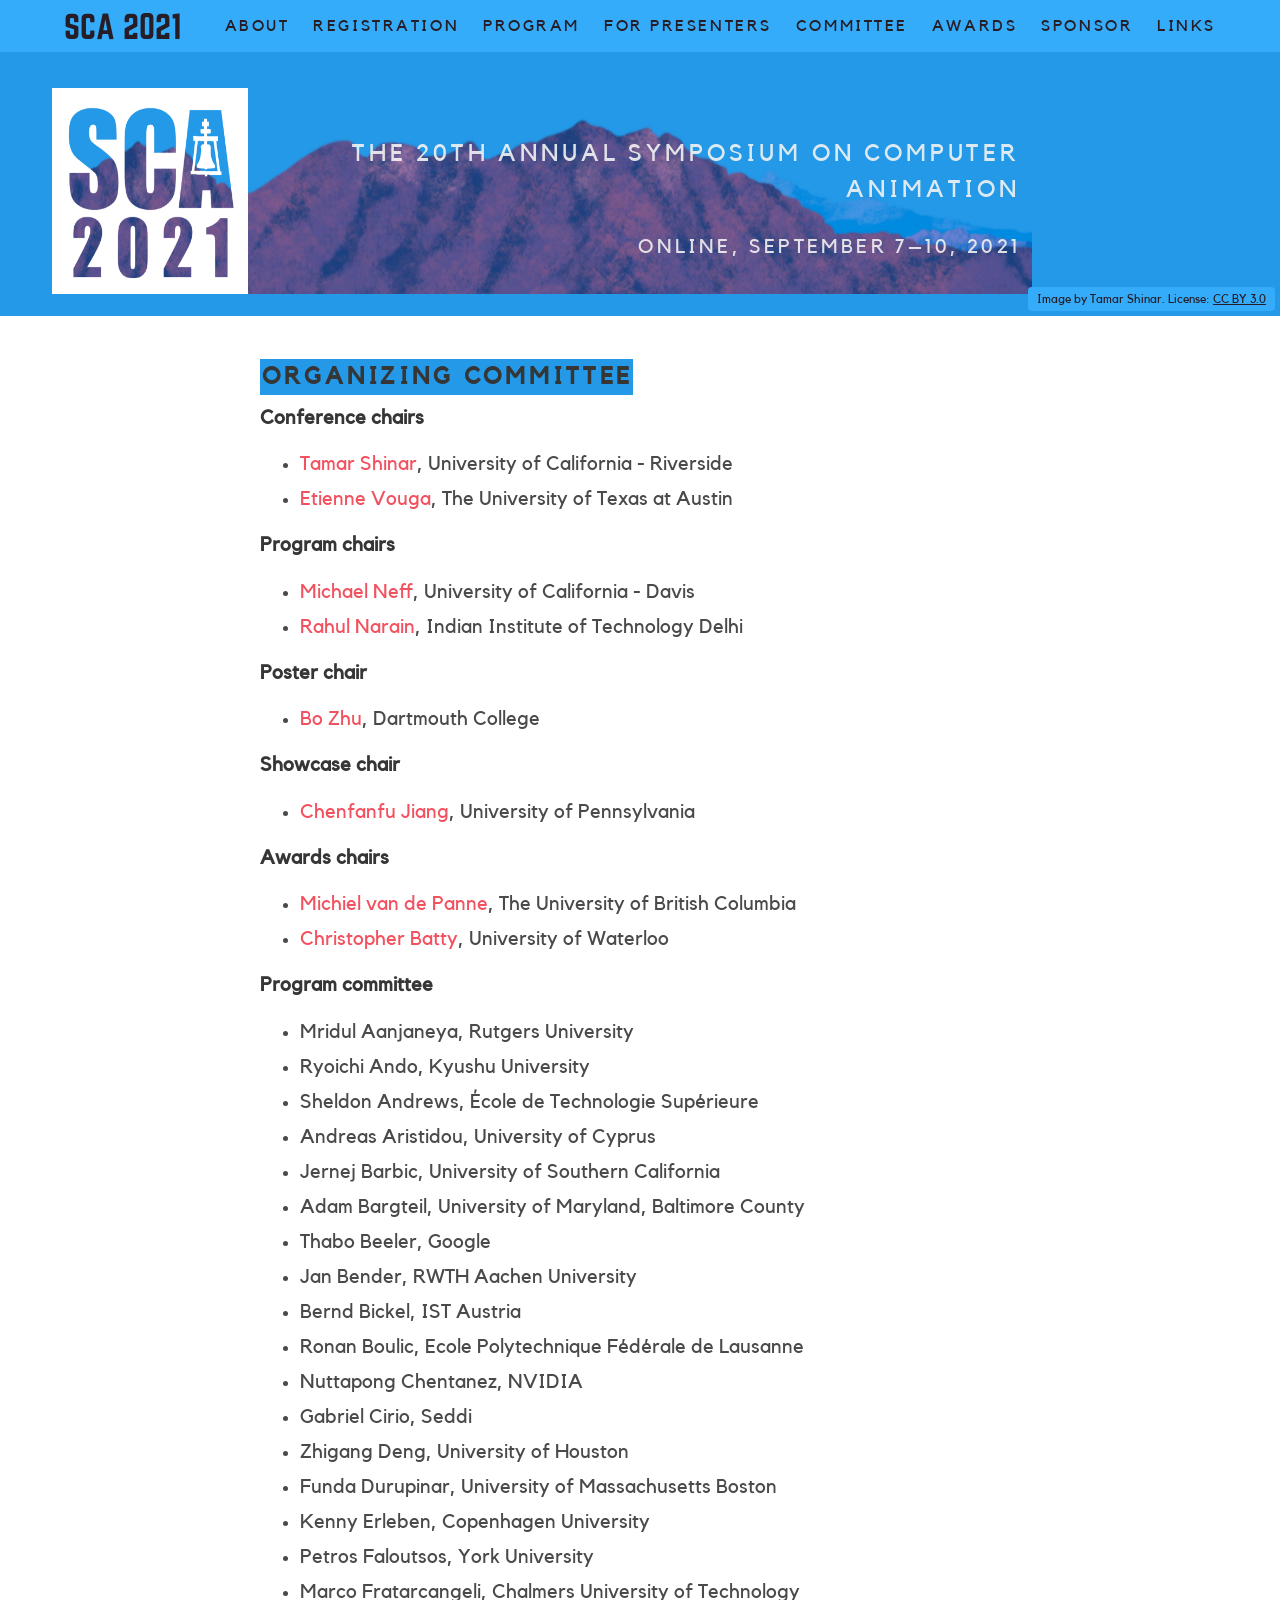
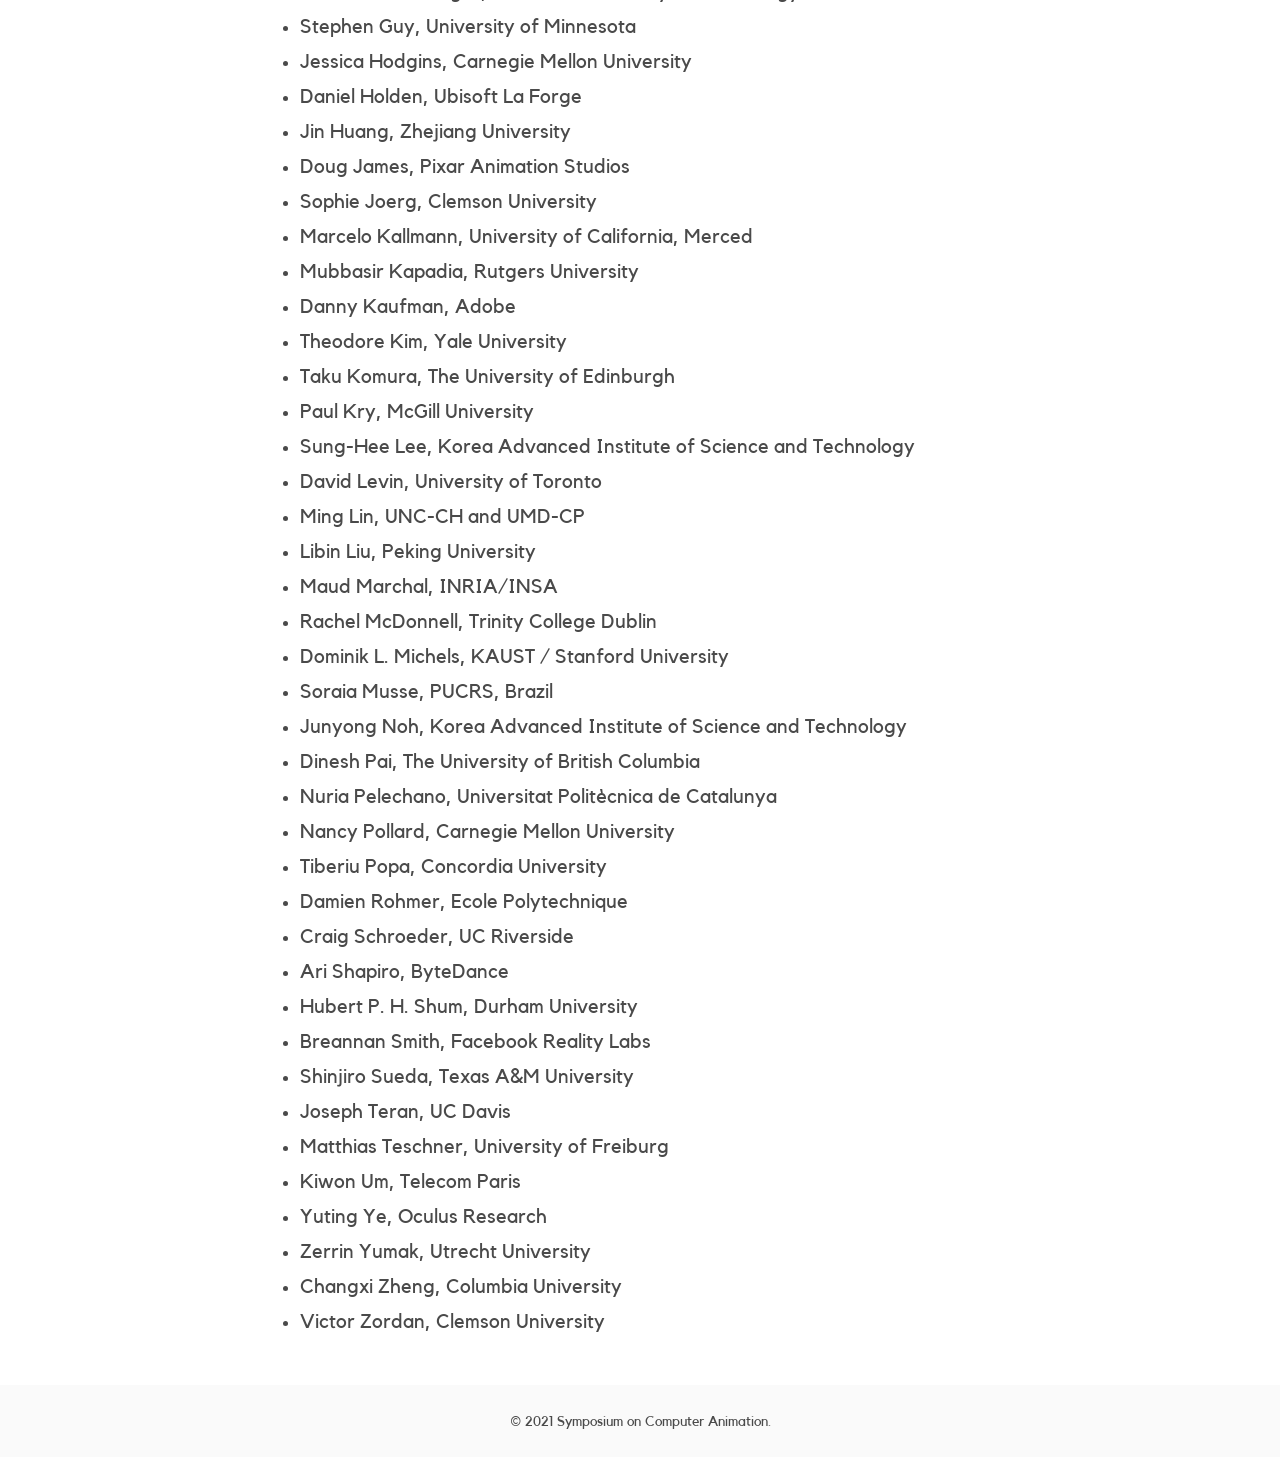
<file: 2021/committee.html>
<!DOCTYPE html>
<html class="has-navbar-fixed-top">
    <head>
        <meta charset="utf-8">
        <meta http-equiv="X-UA-Compatible" content="IE=edge">
        <meta name="viewport" content="width=device-width, initial-scale=1">
        <title>SCA 2021</title>
        <link rel="stylesheet" href="css/main.css">
    </head>
    <body>
        <nav class="navbar is-primary is-fixed-top">
            <div class="container">
                <div class="navbar-brand"> <a class="navbar-item logo is-size-3" href="index.html#"> SCA&nbsp;2021 </a> <span class="navbar-burger burger" data-target="navbarMenuHeroA"> <span></span> <span></span> <span></span> </span> </div>
                <div id="navbarMenuHeroA" class="navbar-menu">
                    <div class="navbar-end"> 
                        <a class="navbar-item byline" href="index.html#about"> About </a>  
                        <!--<a class="navbar-item byline" href="index.html#dates"> Dates </a> -->
                        <!--<a class="navbar-item byline" href="cfp.html"> Submit </a> 		-->
                        <a class="navbar-item byline" href="index.html#registration"> Registration </a> 
                        <a class="navbar-item byline" href="program.html"> Program </a>
                        
                        <!--           <a class="navbar-item byline" href="#venue">
                            Venue
                        </a> --> 
                        <a class="navbar-item byline" href="presenters.html"> For Presenters </a>
                        <a class="navbar-item byline" href="committee.html#committee"> Committee </a>
                        <a class="navbar-item byline" href="awards.html#awards"> Awards </a>
                        <a class="navbar-item byline" href="index.html#sponsors"> Sponsor </a>
                        <a class="navbar-item byline" href="index.html#links"> Links </a> 
                        
                    </div>
                </div>
            </div>
        </nav>
        <section class="hero is-link">
            <div class="hero-body">
                <div class="container">
                    <div class="columns">
                        <div class="column is-2-desktop logoleft">		  
                            <img src="./imgs/sca2021left.png">
                        </div>
                        <div class="column is-8-desktop logoright">          
                            <h2 class="subtitle byline is-4"> <span class="is-link is-transparent"> <p style="text-align:right;"> THE 20TH ANNUAL SYMPOSIUM ON COMPUTER ANIMATION</p></span></h2>
                            <h2 class="subtitle byline is-5"> <span class="is-link is-transparent"> <p style="text-align:right;">Online, September 7&ndash;10, 2021</p> </span> </h2>
                            <!--          <h2 class="subtitle byline is-4"> <span class="is-link is-transparent"> 30 July-1 August 2021 </span> </h2> -->
                        </div>
                    </div>
                </div>
            </div>
            
            <div class="hero-foot">
                <div class="container is-pulled-right">	
                    <div class="tags">
                        <div class="tag is-primary"> Image by Tamar Shinar. License:&nbsp;<a id="photo-license" href="https://creativecommons.org/licenses/by/3.0/deed.en">CC BY 3.0</a> </div>
                    </div>
                </div>
            </div>
            
        </section>
        <section class="section">
            <div class="container">
                <div class="columns">
                    <div class="column is-8-desktop is-offset-2-desktop">
                        <div class="content">
                            
                            <!-- COMMITTEE -->
                            <h3 id="committee"><span class="text-bg is-primary">Organizing Committee</span></h3>
                            <h4>Conference chairs</h4>
                            <ul class="is-size-5">
                                <li> <a href="https://www.cs.ucr.edu/~shinar/">Tamar Shinar</a>, University of California - Riverside </li>
                                <li> <a href="https://www.cs.utexas.edu/users/evouga/">Etienne Vouga</a>, The University of Texas at Austin </li>
                            </ul>
                            <h4>Program chairs</h4>
                            <ul class="is-size-5">
                                <li> <a href="https://www.cs.ucdavis.edu/~neff/">Michael Neff</a>, University of California - Davis </li>
                                <li> <a href="https://www.cse.iitd.ac.in/~narain/">Rahul Narain</a>, Indian Institute of Technology Delhi </li>
                            </ul>
                            
                            <h4>Poster chair</h4>
                            <ul class="is-size-5">
                                <li> <a href="https://www.cs.dartmouth.edu/~bozhu/">Bo Zhu</a>, Dartmouth College</li>
                            </ul>
                            <h4>Showcase chair</h4>
                            <ul class="is-size-5">
                                <li> <a href="https://www.seas.upenn.edu/~cffjiang/">Chenfanfu Jiang</a>, University of Pennsylvania </li>
                            </ul>
                            <h4>Awards chairs</h4>
                            <ul class="is-size-5">
                                <li> <a href="https://www.cs.ubc.ca/~van/">Michiel van de Panne</a>, The University of British Columbia </li>
                                <li> <a href="https://cs.uwaterloo.ca/~c2batty/">Christopher Batty</a>, University of Waterloo </li>
                            </ul>
                            <h4>Program committee</h4>
                            <ul class="is-size-5">
                                <li>Mridul Aanjaneya, Rutgers University</li>
                                <li>Ryoichi Ando, Kyushu University</li>
                                <li>Sheldon Andrews, École de Technologie Supérieure</li>
                                <li>Andreas Aristidou, University of Cyprus</li>
                                <li>Jernej Barbic, University of Southern California</li>
                                <li>Adam Bargteil, University of Maryland, Baltimore County</li>
                                <li>Thabo Beeler, Google</li>
                                <li>Jan Bender, RWTH Aachen University</li>
                                <li>Bernd Bickel, IST Austria</li>
                                <li>Ronan Boulic, Ecole Polytechnique Fédérale de Lausanne</li>
                                <li>Nuttapong Chentanez, NVIDIA</li>
                                <li>Gabriel Cirio, Seddi</li>
                                <li>Zhigang Deng, University of Houston</li>
                                <li>Funda Durupinar, University of Massachusetts Boston</li>
                                <li>Kenny Erleben, Copenhagen University</li>
                                <li>Petros Faloutsos, York University</li>
                                <li>Marco Fratarcangeli, Chalmers University of Technology</li>
                                <li>Stephen Guy, University of Minnesota</li>
                                <li>Jessica Hodgins, Carnegie Mellon University</li>
                                <li>Daniel Holden, Ubisoft La Forge</li>
                                <li>Jin Huang, Zhejiang University</li>
                                <li>Doug James, Pixar Animation Studios</li>
                                <li>Sophie Joerg, Clemson University</li>
                                <li>Marcelo Kallmann, University of California, Merced</li>
                                <li>Mubbasir Kapadia, Rutgers University</li>
                                <li>Danny Kaufman, Adobe</li>
                                <li>Theodore Kim, Yale University</li>
                                <li>Taku Komura, The University of Edinburgh</li>
                                <li>Paul Kry, McGill University</li>
                                <li>Sung-Hee Lee, Korea Advanced Institute of Science and Technology</li>
                                <li>David Levin, University of Toronto</li>
                                <li>Ming Lin, UNC-CH and UMD-CP</li>
                                <li>Libin Liu, Peking University</li>
                                <li>Maud Marchal, INRIA/INSA</li>
                                <li>Rachel McDonnell, Trinity College Dublin</li>
                                <li>Dominik L. Michels, KAUST / Stanford University</li>
                                <li>Soraia Musse, PUCRS, Brazil</li>
                                <li>Junyong Noh, Korea Advanced Institute of Science and Technology</li>
                                <li>Dinesh Pai, The University of British Columbia</li>
                                <li>Nuria Pelechano, Universitat Politècnica de Catalunya</li>
                                <li>Nancy Pollard, Carnegie Mellon University</li>
                                <li>Tiberiu Popa, Concordia University</li>
                                <li>Damien Rohmer, Ecole Polytechnique</li>
                                <li>Craig Schroeder, UC Riverside</li>
                                <li>Ari Shapiro, ByteDance</li>
                                <li>Hubert P. H. Shum, Durham University</li>
                                <li>Breannan Smith, Facebook Reality Labs</li>
                                <li>Shinjiro Sueda, Texas A&amp;M University</li>
                                <li>Joseph Teran, UC Davis</li>
                                <li>Matthias Teschner, University of Freiburg</li>
                                <li>Kiwon Um, Telecom Paris</li>
                                <li>Yuting Ye, Oculus Research</li>
                                <li>Zerrin Yumak, Utrecht University</li>
                                <li>Changxi Zheng, Columbia University</li>
                                <li>Victor Zordan, Clemson University</li>
                            </ul>
                            
                        </div>
                    </div>
                </div>
            </div>
        </section>
        <footer class="footer has-text-centered">
            <div class="container">
                <div class="columns">
                    <div class="column is-8-desktop is-offset-2-desktop">
                        <p> <small> © 2021 Symposium on Computer Animation. </small> </p>
                    </div>
                </div>
            </div>
        </footer>
        <script type="text/javascript" src="lib/main.js"></script>
    </body>
</html>
</file>
<file: 2020/css/main.css>
@font-face {
  font-family: 'Kollektif Regular';
  font-style: normal;
  font-weight: normal;
  src: local("Kollektif Regular"), url("fonts/Kollektif.woff") format("woff"); }

@font-face {
  font-family: 'Kollektif Italic';
  font-style: normal;
  font-weight: normal;
  src: local("Kollektif Italic"), url("Kollektif-Italic.woff") format("woff"); }

@font-face {
  font-family: 'Kollektif Bold';
  font-style: normal;
  font-weight: normal;
  src: local("Kollektif Bold"), url("fonts/Kollektif-Bold.woff") format("woff"); }

@font-face {
  font-family: 'Kollektif Bold Italic';
  font-style: normal;
  font-weight: normal;
  src: local("Kollektif Bold Italic"), url("Kollektif-BoldItalic.woff") format("woff"); }

@font-face {
  font-family: 'Norwester Regular';
  font-style: normal;
  font-weight: normal;
  src: local("Norwester Regular"), url("fonts/norwester.woff") format("woff"); }

/*! bulma.io v0.7.5 | MIT License | github.com/jgthms/bulma */
@keyframes spinAround {
  from {
    transform: rotate(0deg); }
  to {
    transform: rotate(359deg); } }

.delete, .modal-close, .is-unselectable, .button, .file, .breadcrumb, .pagination-previous,
.pagination-next,
.pagination-link,
.pagination-ellipsis, .tabs {
  -webkit-touch-callout: none;
  -webkit-user-select: none;
  -moz-user-select: none;
  -ms-user-select: none;
  user-select: none; }

.select:not(.is-multiple):not(.is-loading)::after, .navbar-link:not(.is-arrowless)::after {
  border: 3px solid transparent;
  border-radius: 2px;
  border-right: 0;
  border-top: 0;
  content: " ";
  display: block;
  height: 0.625em;
  margin-top: -0.4375em;
  pointer-events: none;
  position: absolute;
  top: 50%;
  transform: rotate(-45deg);
  transform-origin: center;
  width: 0.625em; }

.box:not(:last-child), .content:not(:last-child), .notification:not(:last-child), .progress:not(:last-child), .table:not(:last-child), .table-container:not(:last-child), .title:not(:last-child),
.subtitle:not(:last-child), .block:not(:last-child), .highlight:not(:last-child), .breadcrumb:not(:last-child), .level:not(:last-child), .list:not(:last-child), .message:not(:last-child), .tabs:not(:last-child) {
  margin-bottom: 1.5rem; }

.delete, .modal-close {
  -moz-appearance: none;
  -webkit-appearance: none;
  background-color: rgba(10, 10, 10, 0.2);
  border: none;
  border-radius: 290486px;
  cursor: pointer;
  pointer-events: auto;
  display: inline-block;
  flex-grow: 0;
  flex-shrink: 0;
  font-size: 0;
  height: 20px;
  max-height: 20px;
  max-width: 20px;
  min-height: 20px;
  min-width: 20px;
  outline: none;
  position: relative;
  vertical-align: top;
  width: 20px; }
  .delete::before, .modal-close::before, .delete::after, .modal-close::after {
    background-color: white;
    content: "";
    display: block;
    left: 50%;
    position: absolute;
    top: 50%;
    transform: translateX(-50%) translateY(-50%) rotate(45deg);
    transform-origin: center center; }
  .delete::before, .modal-close::before {
    height: 2px;
    width: 50%; }
  .delete::after, .modal-close::after {
    height: 50%;
    width: 2px; }
  .delete:hover, .modal-close:hover, .delete:focus, .modal-close:focus {
    background-color: rgba(10, 10, 10, 0.3); }
  .delete:active, .modal-close:active {
    background-color: rgba(10, 10, 10, 0.4); }
  .is-small.delete, .is-small.modal-close {
    height: 16px;
    max-height: 16px;
    max-width: 16px;
    min-height: 16px;
    min-width: 16px;
    width: 16px; }
  .is-medium.delete, .is-medium.modal-close {
    height: 24px;
    max-height: 24px;
    max-width: 24px;
    min-height: 24px;
    min-width: 24px;
    width: 24px; }
  .is-large.delete, .is-large.modal-close {
    height: 32px;
    max-height: 32px;
    max-width: 32px;
    min-height: 32px;
    min-width: 32px;
    width: 32px; }

.button.is-loading::after, .loader, .select.is-loading::after, .control.is-loading::after {
  animation: spinAround 500ms infinite linear;
  border: 2px solid #dbdbdb;
  border-radius: 290486px;
  border-right-color: transparent;
  border-top-color: transparent;
  content: "";
  display: block;
  height: 1em;
  position: relative;
  width: 1em; }

.is-overlay, .image.is-square img,
.image.is-square .has-ratio, .image.is-1by1 img,
.image.is-1by1 .has-ratio, .image.is-5by4 img,
.image.is-5by4 .has-ratio, .image.is-4by3 img,
.image.is-4by3 .has-ratio, .image.is-3by2 img,
.image.is-3by2 .has-ratio, .image.is-5by3 img,
.image.is-5by3 .has-ratio, .image.is-16by9 img,
.image.is-16by9 .has-ratio, .image.is-2by1 img,
.image.is-2by1 .has-ratio, .image.is-3by1 img,
.image.is-3by1 .has-ratio, .image.is-4by5 img,
.image.is-4by5 .has-ratio, .image.is-3by4 img,
.image.is-3by4 .has-ratio, .image.is-2by3 img,
.image.is-2by3 .has-ratio, .image.is-3by5 img,
.image.is-3by5 .has-ratio, .image.is-9by16 img,
.image.is-9by16 .has-ratio, .image.is-1by2 img,
.image.is-1by2 .has-ratio, .image.is-1by3 img,
.image.is-1by3 .has-ratio, .modal, .modal-background, .hero-video {
  bottom: 0;
  left: 0;
  position: absolute;
  right: 0;
  top: 0; }

.button, .input, .textarea, .select select, .file-cta,
.file-name, .pagination-previous,
.pagination-next,
.pagination-link,
.pagination-ellipsis {
  -moz-appearance: none;
  -webkit-appearance: none;
  align-items: center;
  border: 1px solid transparent;
  border-radius: 4px;
  box-shadow: none;
  display: inline-flex;
  font-size: 1rem;
  height: 2.25em;
  justify-content: flex-start;
  line-height: 1.5;
  padding-bottom: calc(0.375em - 1px);
  padding-left: calc(0.625em - 1px);
  padding-right: calc(0.625em - 1px);
  padding-top: calc(0.375em - 1px);
  position: relative;
  vertical-align: top; }
  .button:focus, .input:focus, .textarea:focus, .select select:focus, .file-cta:focus,
  .file-name:focus, .pagination-previous:focus,
  .pagination-next:focus,
  .pagination-link:focus,
  .pagination-ellipsis:focus, .is-focused.button, .is-focused.input, .is-focused.textarea, .select select.is-focused, .is-focused.file-cta,
  .is-focused.file-name, .is-focused.pagination-previous,
  .is-focused.pagination-next,
  .is-focused.pagination-link,
  .is-focused.pagination-ellipsis, .button:active, .input:active, .textarea:active, .select select:active, .file-cta:active,
  .file-name:active, .pagination-previous:active,
  .pagination-next:active,
  .pagination-link:active,
  .pagination-ellipsis:active, .is-active.button, .is-active.input, .is-active.textarea, .select select.is-active, .is-active.file-cta,
  .is-active.file-name, .is-active.pagination-previous,
  .is-active.pagination-next,
  .is-active.pagination-link,
  .is-active.pagination-ellipsis {
    outline: none; }
  .button[disabled], .input[disabled], .textarea[disabled], .select select[disabled], .file-cta[disabled],
  .file-name[disabled], .pagination-previous[disabled],
  .pagination-next[disabled],
  .pagination-link[disabled],
  .pagination-ellipsis[disabled],
  fieldset[disabled] .button,
  fieldset[disabled] .input,
  fieldset[disabled] .textarea,
  fieldset[disabled] .select select,
  .select fieldset[disabled] select,
  fieldset[disabled] .file-cta,
  fieldset[disabled] .file-name,
  fieldset[disabled] .pagination-previous,
  fieldset[disabled] .pagination-next,
  fieldset[disabled] .pagination-link,
  fieldset[disabled] .pagination-ellipsis {
    cursor: not-allowed; }

/*! minireset.css v0.0.4 | MIT License | github.com/jgthms/minireset.css */
html,
body,
p,
ol,
ul,
li,
dl,
dt,
dd,
blockquote,
figure,
fieldset,
legend,
textarea,
pre,
iframe,
hr,
h1,
h2,
h3,
h4,
h5,
h6 {
  margin: 0;
  padding: 0; }

h1,
h2,
h3,
h4,
h5,
h6 {
  font-size: 100%;
  font-weight: normal; }

ul {
  list-style: none; }

button,
input,
select,
textarea {
  margin: 0; }

html {
  box-sizing: border-box; }

*, *::before, *::after {
  box-sizing: inherit; }

img,
embed,
iframe,
object,
video {
  height: auto;
  max-width: 100%; }

audio {
  max-width: 100%; }

iframe {
  border: 0; }

table {
  border-collapse: collapse;
  border-spacing: 0; }

td,
th {
  padding: 0; }
  td:not([align]),
  th:not([align]) {
    text-align: left; }

html {
  background-color: white;
  font-size: 16px;
  -moz-osx-font-smoothing: grayscale;
  -webkit-font-smoothing: antialiased;
  min-width: 300px;
  overflow-x: hidden;
  overflow-y: scroll;
  text-rendering: optimizeLegibility;
  text-size-adjust: 100%; }

article,
aside,
figure,
footer,
header,
hgroup,
section {
  display: block; }

body,
button,
input,
select,
textarea {
  font-family: "Kollektif Regular", "Helvetica", "Arial", sans-serif; }

code,
pre {
  -moz-osx-font-smoothing: auto;
  -webkit-font-smoothing: auto;
  font-family: monospace; }

body {
  color: #4a4a4a;
  font-size: 1em;
  font-weight: 400;
  line-height: 1.5; }

a {
  color: #F2525F;
  cursor: pointer;
  text-decoration: none; }
  a strong {
    color: currentColor; }
  a:hover {
    color: #363636; }

code {
  background-color: whitesmoke;
  color: #ff3860;
  font-size: 0.875em;
  font-weight: normal;
  padding: 0.25em 0.5em 0.25em; }

hr {
  background-color: whitesmoke;
  border: none;
  display: block;
  height: 2px;
  margin: 1.5rem 0; }

img {
  height: auto;
  max-width: 100%; }

input[type="checkbox"],
input[type="radio"] {
  vertical-align: baseline; }

small {
  font-size: 0.875em; }

span {
  font-style: inherit;
  font-weight: inherit; }

strong {
  color: #363636;
  font-weight: 700; }

fieldset {
  border: none; }

pre {
  -webkit-overflow-scrolling: touch;
  background-color: whitesmoke;
  color: #4a4a4a;
  font-size: 0.875em;
  overflow-x: auto;
  padding: 1.25rem 1.5rem;
  white-space: pre;
  word-wrap: normal; }
  pre code {
    background-color: transparent;
    color: currentColor;
    font-size: 1em;
    padding: 0; }

table td,
table th {
  vertical-align: top; }
  table td:not([align]),
  table th:not([align]) {
    text-align: left; }

table th {
  color: #363636; }

.is-clearfix::after {
  clear: both;
  content: " ";
  display: table; }

.is-pulled-left {
  float: left !important; }

.is-pulled-right {
  float: right !important; }

.is-clipped {
  overflow: hidden !important; }

.is-size-1 {
  font-size: 5rem !important; }

.is-size-2 {
  font-size: 2.5rem !important; }

.is-size-3 {
  font-size: 2rem !important; }

.is-size-4 {
  font-size: 1.5rem !important; }

.is-size-5 {
  font-size: 1.25rem !important; }

.is-size-6 {
  font-size: 1rem !important; }

.is-size-7 {
  font-size: 0.75rem !important; }

@media screen and (max-width: 768px) {
  .is-size-1-mobile {
    font-size: 5rem !important; }
  .is-size-2-mobile {
    font-size: 2.5rem !important; }
  .is-size-3-mobile {
    font-size: 2rem !important; }
  .is-size-4-mobile {
    font-size: 1.5rem !important; }
  .is-size-5-mobile {
    font-size: 1.25rem !important; }
  .is-size-6-mobile {
    font-size: 1rem !important; }
  .is-size-7-mobile {
    font-size: 0.75rem !important; } }

@media screen and (min-width: 769px), print {
  .is-size-1-tablet {
    font-size: 5rem !important; }
  .is-size-2-tablet {
    font-size: 2.5rem !important; }
  .is-size-3-tablet {
    font-size: 2rem !important; }
  .is-size-4-tablet {
    font-size: 1.5rem !important; }
  .is-size-5-tablet {
    font-size: 1.25rem !important; }
  .is-size-6-tablet {
    font-size: 1rem !important; }
  .is-size-7-tablet {
    font-size: 0.75rem !important; } }

@media screen and (max-width: 1023px) {
  .is-size-1-touch {
    font-size: 5rem !important; }
  .is-size-2-touch {
    font-size: 2.5rem !important; }
  .is-size-3-touch {
    font-size: 2rem !important; }
  .is-size-4-touch {
    font-size: 1.5rem !important; }
  .is-size-5-touch {
    font-size: 1.25rem !important; }
  .is-size-6-touch {
    font-size: 1rem !important; }
  .is-size-7-touch {
    font-size: 0.75rem !important; } }

@media screen and (min-width: 1024px) {
  .is-size-1-desktop {
    font-size: 5rem !important; }
  .is-size-2-desktop {
    font-size: 2.5rem !important; }
  .is-size-3-desktop {
    font-size: 2rem !important; }
  .is-size-4-desktop {
    font-size: 1.5rem !important; }
  .is-size-5-desktop {
    font-size: 1.25rem !important; }
  .is-size-6-desktop {
    font-size: 1rem !important; }
  .is-size-7-desktop {
    font-size: 0.75rem !important; } }

@media screen and (min-width: 1216px) {
  .is-size-1-widescreen {
    font-size: 5rem !important; }
  .is-size-2-widescreen {
    font-size: 2.5rem !important; }
  .is-size-3-widescreen {
    font-size: 2rem !important; }
  .is-size-4-widescreen {
    font-size: 1.5rem !important; }
  .is-size-5-widescreen {
    font-size: 1.25rem !important; }
  .is-size-6-widescreen {
    font-size: 1rem !important; }
  .is-size-7-widescreen {
    font-size: 0.75rem !important; } }

@media screen and (min-width: 1408px) {
  .is-size-1-fullhd {
    font-size: 5rem !important; }
  .is-size-2-fullhd {
    font-size: 2.5rem !important; }
  .is-size-3-fullhd {
    font-size: 2rem !important; }
  .is-size-4-fullhd {
    font-size: 1.5rem !important; }
  .is-size-5-fullhd {
    font-size: 1.25rem !important; }
  .is-size-6-fullhd {
    font-size: 1rem !important; }
  .is-size-7-fullhd {
    font-size: 0.75rem !important; } }

.has-text-centered {
  text-align: center !important; }

.has-text-justified {
  text-align: justify !important; }

.has-text-left {
  text-align: left !important; }

.has-text-right {
  text-align: right !important; }

@media screen and (max-width: 768px) {
  .has-text-centered-mobile {
    text-align: center !important; } }

@media screen and (min-width: 769px), print {
  .has-text-centered-tablet {
    text-align: center !important; } }

@media screen and (min-width: 769px) and (max-width: 1023px) {
  .has-text-centered-tablet-only {
    text-align: center !important; } }

@media screen and (max-width: 1023px) {
  .has-text-centered-touch {
    text-align: center !important; } }

@media screen and (min-width: 1024px) {
  .has-text-centered-desktop {
    text-align: center !important; } }

@media screen and (min-width: 1024px) and (max-width: 1215px) {
  .has-text-centered-desktop-only {
    text-align: center !important; } }

@media screen and (min-width: 1216px) {
  .has-text-centered-widescreen {
    text-align: center !important; } }

@media screen and (min-width: 1216px) and (max-width: 1407px) {
  .has-text-centered-widescreen-only {
    text-align: center !important; } }

@media screen and (min-width: 1408px) {
  .has-text-centered-fullhd {
    text-align: center !important; } }

@media screen and (max-width: 768px) {
  .has-text-justified-mobile {
    text-align: justify !important; } }

@media screen and (min-width: 769px), print {
  .has-text-justified-tablet {
    text-align: justify !important; } }

@media screen and (min-width: 769px) and (max-width: 1023px) {
  .has-text-justified-tablet-only {
    text-align: justify !important; } }

@media screen and (max-width: 1023px) {
  .has-text-justified-touch {
    text-align: justify !important; } }

@media screen and (min-width: 1024px) {
  .has-text-justified-desktop {
    text-align: justify !important; } }

@media screen and (min-width: 1024px) and (max-width: 1215px) {
  .has-text-justified-desktop-only {
    text-align: justify !important; } }

@media screen and (min-width: 1216px) {
  .has-text-justified-widescreen {
    text-align: justify !important; } }

@media screen and (min-width: 1216px) and (max-width: 1407px) {
  .has-text-justified-widescreen-only {
    text-align: justify !important; } }

@media screen and (min-width: 1408px) {
  .has-text-justified-fullhd {
    text-align: justify !important; } }

@media screen and (max-width: 768px) {
  .has-text-left-mobile {
    text-align: left !important; } }

@media screen and (min-width: 769px), print {
  .has-text-left-tablet {
    text-align: left !important; } }

@media screen and (min-width: 769px) and (max-width: 1023px) {
  .has-text-left-tablet-only {
    text-align: left !important; } }

@media screen and (max-width: 1023px) {
  .has-text-left-touch {
    text-align: left !important; } }

@media screen and (min-width: 1024px) {
  .has-text-left-desktop {
    text-align: left !important; } }

@media screen and (min-width: 1024px) and (max-width: 1215px) {
  .has-text-left-desktop-only {
    text-align: left !important; } }

@media screen and (min-width: 1216px) {
  .has-text-left-widescreen {
    text-align: left !important; } }

@media screen and (min-width: 1216px) and (max-width: 1407px) {
  .has-text-left-widescreen-only {
    text-align: left !important; } }

@media screen and (min-width: 1408px) {
  .has-text-left-fullhd {
    text-align: left !important; } }

@media screen and (max-width: 768px) {
  .has-text-right-mobile {
    text-align: right !important; } }

@media screen and (min-width: 769px), print {
  .has-text-right-tablet {
    text-align: right !important; } }

@media screen and (min-width: 769px) and (max-width: 1023px) {
  .has-text-right-tablet-only {
    text-align: right !important; } }

@media screen and (max-width: 1023px) {
  .has-text-right-touch {
    text-align: right !important; } }

@media screen and (min-width: 1024px) {
  .has-text-right-desktop {
    text-align: right !important; } }

@media screen and (min-width: 1024px) and (max-width: 1215px) {
  .has-text-right-desktop-only {
    text-align: right !important; } }

@media screen and (min-width: 1216px) {
  .has-text-right-widescreen {
    text-align: right !important; } }

@media screen and (min-width: 1216px) and (max-width: 1407px) {
  .has-text-right-widescreen-only {
    text-align: right !important; } }

@media screen and (min-width: 1408px) {
  .has-text-right-fullhd {
    text-align: right !important; } }

.is-capitalized {
  text-transform: capitalize !important; }

.is-lowercase {
  text-transform: lowercase !important; }

.is-uppercase {
  text-transform: uppercase !important; }

.is-italic {
  font-style: italic !important; }

.has-text-white {
  color: white !important; }

a.has-text-white:hover, a.has-text-white:focus {
  color: #e6e6e6 !important; }

.has-background-white {
  background-color: white !important; }

.has-text-black {
  color: #0a0a0a !important; }

a.has-text-black:hover, a.has-text-black:focus {
  color: black !important; }

.has-background-black {
  background-color: #0a0a0a !important; }

.has-text-light {
  color: whitesmoke !important; }

a.has-text-light:hover, a.has-text-light:focus {
  color: #dbdbdb !important; }

.has-background-light {
  background-color: whitesmoke !important; }

.has-text-dark {
  color: #363636 !important; }

a.has-text-dark:hover, a.has-text-dark:focus {
  color: #1c1c1c !important; }

.has-background-dark {
  background-color: #363636 !important; }

.has-text-primary {
  color: #58C1D8 !important; }

a.has-text-primary:hover, a.has-text-primary:focus {
  color: #30b1cd !important; }

.has-background-primary {
  background-color: #58C1D8 !important; }

.has-text-link {
  color: #F2525F !important; }

a.has-text-link:hover, a.has-text-link:focus {
  color: #ee2333 !important; }

.has-background-link {
  background-color: #F2525F !important; }

.has-text-info {
  color: #209cee !important; }

a.has-text-info:hover, a.has-text-info:focus {
  color: #0f81cc !important; }

.has-background-info {
  background-color: #209cee !important; }

.has-text-success {
  color: #23d160 !important; }

a.has-text-success:hover, a.has-text-success:focus {
  color: #1ca64c !important; }

.has-background-success {
  background-color: #23d160 !important; }

.has-text-warning {
  color: #ffdd57 !important; }

a.has-text-warning:hover, a.has-text-warning:focus {
  color: #ffd324 !important; }

.has-background-warning {
  background-color: #ffdd57 !important; }

.has-text-danger {
  color: #ff3860 !important; }

a.has-text-danger:hover, a.has-text-danger:focus {
  color: #ff0537 !important; }

.has-background-danger {
  background-color: #ff3860 !important; }

.has-text-black-bis {
  color: #121212 !important; }

.has-background-black-bis {
  background-color: #121212 !important; }

.has-text-black-ter {
  color: #242424 !important; }

.has-background-black-ter {
  background-color: #242424 !important; }

.has-text-grey-darker {
  color: #363636 !important; }

.has-background-grey-darker {
  background-color: #363636 !important; }

.has-text-grey-dark {
  color: #4a4a4a !important; }

.has-background-grey-dark {
  background-color: #4a4a4a !important; }

.has-text-grey {
  color: #7a7a7a !important; }

.has-background-grey {
  background-color: #7a7a7a !important; }

.has-text-grey-light {
  color: #b5b5b5 !important; }

.has-background-grey-light {
  background-color: #b5b5b5 !important; }

.has-text-grey-lighter {
  color: #dbdbdb !important; }

.has-background-grey-lighter {
  background-color: #dbdbdb !important; }

.has-text-white-ter {
  color: whitesmoke !important; }

.has-background-white-ter {
  background-color: whitesmoke !important; }

.has-text-white-bis {
  color: #fafafa !important; }

.has-background-white-bis {
  background-color: #fafafa !important; }

.has-text-weight-light {
  font-weight: 300 !important; }

.has-text-weight-normal {
  font-weight: 400 !important; }

.has-text-weight-medium {
  font-weight: 500 !important; }

.has-text-weight-semibold {
  font-weight: 600 !important; }

.has-text-weight-bold {
  font-weight: 700 !important; }

.is-family-primary {
  font-family: "Kollektif Regular", "Helvetica", "Arial", sans-serif !important; }

.is-family-secondary {
  font-family: "Kollektif Regular", "Helvetica", "Arial", sans-serif !important; }

.is-family-sans-serif {
  font-family: "Kollektif Regular", "Helvetica", "Arial", sans-serif !important; }

.is-family-monospace {
  font-family: monospace !important; }

.is-family-code {
  font-family: monospace !important; }

.is-block {
  display: block !important; }

@media screen and (max-width: 768px) {
  .is-block-mobile {
    display: block !important; } }

@media screen and (min-width: 769px), print {
  .is-block-tablet {
    display: block !important; } }

@media screen and (min-width: 769px) and (max-width: 1023px) {
  .is-block-tablet-only {
    display: block !important; } }

@media screen and (max-width: 1023px) {
  .is-block-touch {
    display: block !important; } }

@media screen and (min-width: 1024px) {
  .is-block-desktop {
    display: block !important; } }

@media screen and (min-width: 1024px) and (max-width: 1215px) {
  .is-block-desktop-only {
    display: block !important; } }

@media screen and (min-width: 1216px) {
  .is-block-widescreen {
    display: block !important; } }

@media screen and (min-width: 1216px) and (max-width: 1407px) {
  .is-block-widescreen-only {
    display: block !important; } }

@media screen and (min-width: 1408px) {
  .is-block-fullhd {
    display: block !important; } }

.is-flex {
  display: flex !important; }

@media screen and (max-width: 768px) {
  .is-flex-mobile {
    display: flex !important; } }

@media screen and (min-width: 769px), print {
  .is-flex-tablet {
    display: flex !important; } }

@media screen and (min-width: 769px) and (max-width: 1023px) {
  .is-flex-tablet-only {
    display: flex !important; } }

@media screen and (max-width: 1023px) {
  .is-flex-touch {
    display: flex !important; } }

@media screen and (min-width: 1024px) {
  .is-flex-desktop {
    display: flex !important; } }

@media screen and (min-width: 1024px) and (max-width: 1215px) {
  .is-flex-desktop-only {
    display: flex !important; } }

@media screen and (min-width: 1216px) {
  .is-flex-widescreen {
    display: flex !important; } }

@media screen and (min-width: 1216px) and (max-width: 1407px) {
  .is-flex-widescreen-only {
    display: flex !important; } }

@media screen and (min-width: 1408px) {
  .is-flex-fullhd {
    display: flex !important; } }

.is-inline {
  display: inline !important; }

@media screen and (max-width: 768px) {
  .is-inline-mobile {
    display: inline !important; } }

@media screen and (min-width: 769px), print {
  .is-inline-tablet {
    display: inline !important; } }

@media screen and (min-width: 769px) and (max-width: 1023px) {
  .is-inline-tablet-only {
    display: inline !important; } }

@media screen and (max-width: 1023px) {
  .is-inline-touch {
    display: inline !important; } }

@media screen and (min-width: 1024px) {
  .is-inline-desktop {
    display: inline !important; } }

@media screen and (min-width: 1024px) and (max-width: 1215px) {
  .is-inline-desktop-only {
    display: inline !important; } }

@media screen and (min-width: 1216px) {
  .is-inline-widescreen {
    display: inline !important; } }

@media screen and (min-width: 1216px) and (max-width: 1407px) {
  .is-inline-widescreen-only {
    display: inline !important; } }

@media screen and (min-width: 1408px) {
  .is-inline-fullhd {
    display: inline !important; } }

.is-inline-block {
  display: inline-block !important; }

@media screen and (max-width: 768px) {
  .is-inline-block-mobile {
    display: inline-block !important; } }

@media screen and (min-width: 769px), print {
  .is-inline-block-tablet {
    display: inline-block !important; } }

@media screen and (min-width: 769px) and (max-width: 1023px) {
  .is-inline-block-tablet-only {
    display: inline-block !important; } }

@media screen and (max-width: 1023px) {
  .is-inline-block-touch {
    display: inline-block !important; } }

@media screen and (min-width: 1024px) {
  .is-inline-block-desktop {
    display: inline-block !important; } }

@media screen and (min-width: 1024px) and (max-width: 1215px) {
  .is-inline-block-desktop-only {
    display: inline-block !important; } }

@media screen and (min-width: 1216px) {
  .is-inline-block-widescreen {
    display: inline-block !important; } }

@media screen and (min-width: 1216px) and (max-width: 1407px) {
  .is-inline-block-widescreen-only {
    display: inline-block !important; } }

@media screen and (min-width: 1408px) {
  .is-inline-block-fullhd {
    display: inline-block !important; } }

.is-inline-flex {
  display: inline-flex !important; }

@media screen and (max-width: 768px) {
  .is-inline-flex-mobile {
    display: inline-flex !important; } }

@media screen and (min-width: 769px), print {
  .is-inline-flex-tablet {
    display: inline-flex !important; } }

@media screen and (min-width: 769px) and (max-width: 1023px) {
  .is-inline-flex-tablet-only {
    display: inline-flex !important; } }

@media screen and (max-width: 1023px) {
  .is-inline-flex-touch {
    display: inline-flex !important; } }

@media screen and (min-width: 1024px) {
  .is-inline-flex-desktop {
    display: inline-flex !important; } }

@media screen and (min-width: 1024px) and (max-width: 1215px) {
  .is-inline-flex-desktop-only {
    display: inline-flex !important; } }

@media screen and (min-width: 1216px) {
  .is-inline-flex-widescreen {
    display: inline-flex !important; } }

@media screen and (min-width: 1216px) and (max-width: 1407px) {
  .is-inline-flex-widescreen-only {
    display: inline-flex !important; } }

@media screen and (min-width: 1408px) {
  .is-inline-flex-fullhd {
    display: inline-flex !important; } }

.is-hidden {
  display: none !important; }

.is-sr-only {
  border: none !important;
  clip: rect(0, 0, 0, 0) !important;
  height: 0.01em !important;
  overflow: hidden !important;
  padding: 0 !important;
  position: absolute !important;
  white-space: nowrap !important;
  width: 0.01em !important; }

@media screen and (max-width: 768px) {
  .is-hidden-mobile {
    display: none !important; } }

@media screen and (min-width: 769px), print {
  .is-hidden-tablet {
    display: none !important; } }

@media screen and (min-width: 769px) and (max-width: 1023px) {
  .is-hidden-tablet-only {
    display: none !important; } }

@media screen and (max-width: 1023px) {
  .is-hidden-touch {
    display: none !important; } }

@media screen and (min-width: 1024px) {
  .is-hidden-desktop {
    display: none !important; } }

@media screen and (min-width: 1024px) and (max-width: 1215px) {
  .is-hidden-desktop-only {
    display: none !important; } }

@media screen and (min-width: 1216px) {
  .is-hidden-widescreen {
    display: none !important; } }

@media screen and (min-width: 1216px) and (max-width: 1407px) {
  .is-hidden-widescreen-only {
    display: none !important; } }

@media screen and (min-width: 1408px) {
  .is-hidden-fullhd {
    display: none !important; } }

.is-invisible {
  visibility: hidden !important; }

@media screen and (max-width: 768px) {
  .is-invisible-mobile {
    visibility: hidden !important; } }

@media screen and (min-width: 769px), print {
  .is-invisible-tablet {
    visibility: hidden !important; } }

@media screen and (min-width: 769px) and (max-width: 1023px) {
  .is-invisible-tablet-only {
    visibility: hidden !important; } }

@media screen and (max-width: 1023px) {
  .is-invisible-touch {
    visibility: hidden !important; } }

@media screen and (min-width: 1024px) {
  .is-invisible-desktop {
    visibility: hidden !important; } }

@media screen and (min-width: 1024px) and (max-width: 1215px) {
  .is-invisible-desktop-only {
    visibility: hidden !important; } }

@media screen and (min-width: 1216px) {
  .is-invisible-widescreen {
    visibility: hidden !important; } }

@media screen and (min-width: 1216px) and (max-width: 1407px) {
  .is-invisible-widescreen-only {
    visibility: hidden !important; } }

@media screen and (min-width: 1408px) {
  .is-invisible-fullhd {
    visibility: hidden !important; } }

.is-marginless {
  margin: 0 !important; }

.is-paddingless {
  padding: 0 !important; }

.is-radiusless {
  border-radius: 0 !important; }

.is-shadowless {
  box-shadow: none !important; }

.is-relative {
  position: relative !important; }

.box {
  background-color: white;
  border-radius: 6px;
  box-shadow: 0 2px 3px rgba(10, 10, 10, 0.1), 0 0 0 1px rgba(10, 10, 10, 0.1);
  color: #4a4a4a;
  display: block;
  padding: 1.25rem; }

a.box:hover, a.box:focus {
  box-shadow: 0 2px 3px rgba(10, 10, 10, 0.1), 0 0 0 1px #F2525F; }

a.box:active {
  box-shadow: inset 0 1px 2px rgba(10, 10, 10, 0.2), 0 0 0 1px #F2525F; }

.button {
  background-color: white;
  border-color: #dbdbdb;
  border-width: 1px;
  color: #363636;
  cursor: pointer;
  justify-content: center;
  padding-bottom: calc(0.375em - 1px);
  padding-left: 0.75em;
  padding-right: 0.75em;
  padding-top: calc(0.375em - 1px);
  text-align: center;
  white-space: nowrap; }
  .button strong {
    color: inherit; }
  .button .icon, .button .icon.is-small, .button .icon.is-medium, .button .icon.is-large {
    height: 1.5em;
    width: 1.5em; }
  .button .icon:first-child:not(:last-child) {
    margin-left: calc(-0.375em - 1px);
    margin-right: 0.1875em; }
  .button .icon:last-child:not(:first-child) {
    margin-left: 0.1875em;
    margin-right: calc(-0.375em - 1px); }
  .button .icon:first-child:last-child {
    margin-left: calc(-0.375em - 1px);
    margin-right: calc(-0.375em - 1px); }
  .button:hover, .button.is-hovered {
    border-color: #b5b5b5;
    color: #363636; }
  .button:focus, .button.is-focused {
    border-color: #58C1D8;
    color: #363636; }
    .button:focus:not(:active), .button.is-focused:not(:active) {
      box-shadow: 0 0 0 0.125em rgba(242, 82, 95, 0.25); }
  .button:active, .button.is-active {
    border-color: #4a4a4a;
    color: #363636; }
  .button.is-text {
    background-color: transparent;
    border-color: transparent;
    color: #4a4a4a;
    text-decoration: underline; }
    .button.is-text:hover, .button.is-text.is-hovered, .button.is-text:focus, .button.is-text.is-focused {
      background-color: whitesmoke;
      color: #363636; }
    .button.is-text:active, .button.is-text.is-active {
      background-color: #e8e8e8;
      color: #363636; }
    .button.is-text[disabled],
    fieldset[disabled] .button.is-text {
      background-color: transparent;
      border-color: transparent;
      box-shadow: none; }
  .button.is-white {
    background-color: white;
    border-color: transparent;
    color: #0a0a0a; }
    .button.is-white:hover, .button.is-white.is-hovered {
      background-color: #f9f9f9;
      border-color: transparent;
      color: #0a0a0a; }
    .button.is-white:focus, .button.is-white.is-focused {
      border-color: transparent;
      color: #0a0a0a; }
      .button.is-white:focus:not(:active), .button.is-white.is-focused:not(:active) {
        box-shadow: 0 0 0 0.125em rgba(255, 255, 255, 0.25); }
    .button.is-white:active, .button.is-white.is-active {
      background-color: #f2f2f2;
      border-color: transparent;
      color: #0a0a0a; }
    .button.is-white[disabled],
    fieldset[disabled] .button.is-white {
      background-color: white;
      border-color: transparent;
      box-shadow: none; }
    .button.is-white.is-inverted {
      background-color: #0a0a0a;
      color: white; }
      .button.is-white.is-inverted:hover, .button.is-white.is-inverted.is-hovered {
        background-color: black; }
      .button.is-white.is-inverted[disabled],
      fieldset[disabled] .button.is-white.is-inverted {
        background-color: #0a0a0a;
        border-color: transparent;
        box-shadow: none;
        color: white; }
    .button.is-white.is-loading::after {
      border-color: transparent transparent #0a0a0a #0a0a0a !important; }
    .button.is-white.is-outlined {
      background-color: transparent;
      border-color: white;
      color: white; }
      .button.is-white.is-outlined:hover, .button.is-white.is-outlined.is-hovered, .button.is-white.is-outlined:focus, .button.is-white.is-outlined.is-focused {
        background-color: white;
        border-color: white;
        color: #0a0a0a; }
      .button.is-white.is-outlined.is-loading::after {
        border-color: transparent transparent white white !important; }
      .button.is-white.is-outlined.is-loading:hover::after, .button.is-white.is-outlined.is-loading.is-hovered::after, .button.is-white.is-outlined.is-loading:focus::after, .button.is-white.is-outlined.is-loading.is-focused::after {
        border-color: transparent transparent #0a0a0a #0a0a0a !important; }
      .button.is-white.is-outlined[disabled],
      fieldset[disabled] .button.is-white.is-outlined {
        background-color: transparent;
        border-color: white;
        box-shadow: none;
        color: white; }
    .button.is-white.is-inverted.is-outlined {
      background-color: transparent;
      border-color: #0a0a0a;
      color: #0a0a0a; }
      .button.is-white.is-inverted.is-outlined:hover, .button.is-white.is-inverted.is-outlined.is-hovered, .button.is-white.is-inverted.is-outlined:focus, .button.is-white.is-inverted.is-outlined.is-focused {
        background-color: #0a0a0a;
        color: white; }
      .button.is-white.is-inverted.is-outlined.is-loading:hover::after, .button.is-white.is-inverted.is-outlined.is-loading.is-hovered::after, .button.is-white.is-inverted.is-outlined.is-loading:focus::after, .button.is-white.is-inverted.is-outlined.is-loading.is-focused::after {
        border-color: transparent transparent white white !important; }
      .button.is-white.is-inverted.is-outlined[disabled],
      fieldset[disabled] .button.is-white.is-inverted.is-outlined {
        background-color: transparent;
        border-color: #0a0a0a;
        box-shadow: none;
        color: #0a0a0a; }
  .button.is-black {
    background-color: #0a0a0a;
    border-color: transparent;
    color: white; }
    .button.is-black:hover, .button.is-black.is-hovered {
      background-color: #040404;
      border-color: transparent;
      color: white; }
    .button.is-black:focus, .button.is-black.is-focused {
      border-color: transparent;
      color: white; }
      .button.is-black:focus:not(:active), .button.is-black.is-focused:not(:active) {
        box-shadow: 0 0 0 0.125em rgba(10, 10, 10, 0.25); }
    .button.is-black:active, .button.is-black.is-active {
      background-color: black;
      border-color: transparent;
      color: white; }
    .button.is-black[disabled],
    fieldset[disabled] .button.is-black {
      background-color: #0a0a0a;
      border-color: transparent;
      box-shadow: none; }
    .button.is-black.is-inverted {
      background-color: white;
      color: #0a0a0a; }
      .button.is-black.is-inverted:hover, .button.is-black.is-inverted.is-hovered {
        background-color: #f2f2f2; }
      .button.is-black.is-inverted[disabled],
      fieldset[disabled] .button.is-black.is-inverted {
        background-color: white;
        border-color: transparent;
        box-shadow: none;
        color: #0a0a0a; }
    .button.is-black.is-loading::after {
      border-color: transparent transparent white white !important; }
    .button.is-black.is-outlined {
      background-color: transparent;
      border-color: #0a0a0a;
      color: #0a0a0a; }
      .button.is-black.is-outlined:hover, .button.is-black.is-outlined.is-hovered, .button.is-black.is-outlined:focus, .button.is-black.is-outlined.is-focused {
        background-color: #0a0a0a;
        border-color: #0a0a0a;
        color: white; }
      .button.is-black.is-outlined.is-loading::after {
        border-color: transparent transparent #0a0a0a #0a0a0a !important; }
      .button.is-black.is-outlined.is-loading:hover::after, .button.is-black.is-outlined.is-loading.is-hovered::after, .button.is-black.is-outlined.is-loading:focus::after, .button.is-black.is-outlined.is-loading.is-focused::after {
        border-color: transparent transparent white white !important; }
      .button.is-black.is-outlined[disabled],
      fieldset[disabled] .button.is-black.is-outlined {
        background-color: transparent;
        border-color: #0a0a0a;
        box-shadow: none;
        color: #0a0a0a; }
    .button.is-black.is-inverted.is-outlined {
      background-color: transparent;
      border-color: white;
      color: white; }
      .button.is-black.is-inverted.is-outlined:hover, .button.is-black.is-inverted.is-outlined.is-hovered, .button.is-black.is-inverted.is-outlined:focus, .button.is-black.is-inverted.is-outlined.is-focused {
        background-color: white;
        color: #0a0a0a; }
      .button.is-black.is-inverted.is-outlined.is-loading:hover::after, .button.is-black.is-inverted.is-outlined.is-loading.is-hovered::after, .button.is-black.is-inverted.is-outlined.is-loading:focus::after, .button.is-black.is-inverted.is-outlined.is-loading.is-focused::after {
        border-color: transparent transparent #0a0a0a #0a0a0a !important; }
      .button.is-black.is-inverted.is-outlined[disabled],
      fieldset[disabled] .button.is-black.is-inverted.is-outlined {
        background-color: transparent;
        border-color: white;
        box-shadow: none;
        color: white; }
  .button.is-light {
    background-color: whitesmoke;
    border-color: transparent;
    color: #363636; }
    .button.is-light:hover, .button.is-light.is-hovered {
      background-color: #eeeeee;
      border-color: transparent;
      color: #363636; }
    .button.is-light:focus, .button.is-light.is-focused {
      border-color: transparent;
      color: #363636; }
      .button.is-light:focus:not(:active), .button.is-light.is-focused:not(:active) {
        box-shadow: 0 0 0 0.125em rgba(245, 245, 245, 0.25); }
    .button.is-light:active, .button.is-light.is-active {
      background-color: #e8e8e8;
      border-color: transparent;
      color: #363636; }
    .button.is-light[disabled],
    fieldset[disabled] .button.is-light {
      background-color: whitesmoke;
      border-color: transparent;
      box-shadow: none; }
    .button.is-light.is-inverted {
      background-color: #363636;
      color: whitesmoke; }
      .button.is-light.is-inverted:hover, .button.is-light.is-inverted.is-hovered {
        background-color: #292929; }
      .button.is-light.is-inverted[disabled],
      fieldset[disabled] .button.is-light.is-inverted {
        background-color: #363636;
        border-color: transparent;
        box-shadow: none;
        color: whitesmoke; }
    .button.is-light.is-loading::after {
      border-color: transparent transparent #363636 #363636 !important; }
    .button.is-light.is-outlined {
      background-color: transparent;
      border-color: whitesmoke;
      color: whitesmoke; }
      .button.is-light.is-outlined:hover, .button.is-light.is-outlined.is-hovered, .button.is-light.is-outlined:focus, .button.is-light.is-outlined.is-focused {
        background-color: whitesmoke;
        border-color: whitesmoke;
        color: #363636; }
      .button.is-light.is-outlined.is-loading::after {
        border-color: transparent transparent whitesmoke whitesmoke !important; }
      .button.is-light.is-outlined.is-loading:hover::after, .button.is-light.is-outlined.is-loading.is-hovered::after, .button.is-light.is-outlined.is-loading:focus::after, .button.is-light.is-outlined.is-loading.is-focused::after {
        border-color: transparent transparent #363636 #363636 !important; }
      .button.is-light.is-outlined[disabled],
      fieldset[disabled] .button.is-light.is-outlined {
        background-color: transparent;
        border-color: whitesmoke;
        box-shadow: none;
        color: whitesmoke; }
    .button.is-light.is-inverted.is-outlined {
      background-color: transparent;
      border-color: #363636;
      color: #363636; }
      .button.is-light.is-inverted.is-outlined:hover, .button.is-light.is-inverted.is-outlined.is-hovered, .button.is-light.is-inverted.is-outlined:focus, .button.is-light.is-inverted.is-outlined.is-focused {
        background-color: #363636;
        color: whitesmoke; }
      .button.is-light.is-inverted.is-outlined.is-loading:hover::after, .button.is-light.is-inverted.is-outlined.is-loading.is-hovered::after, .button.is-light.is-inverted.is-outlined.is-loading:focus::after, .button.is-light.is-inverted.is-outlined.is-loading.is-focused::after {
        border-color: transparent transparent whitesmoke whitesmoke !important; }
      .button.is-light.is-inverted.is-outlined[disabled],
      fieldset[disabled] .button.is-light.is-inverted.is-outlined {
        background-color: transparent;
        border-color: #363636;
        box-shadow: none;
        color: #363636; }
  .button.is-dark {
    background-color: #363636;
    border-color: transparent;
    color: whitesmoke; }
    .button.is-dark:hover, .button.is-dark.is-hovered {
      background-color: #2f2f2f;
      border-color: transparent;
      color: whitesmoke; }
    .button.is-dark:focus, .button.is-dark.is-focused {
      border-color: transparent;
      color: whitesmoke; }
      .button.is-dark:focus:not(:active), .button.is-dark.is-focused:not(:active) {
        box-shadow: 0 0 0 0.125em rgba(54, 54, 54, 0.25); }
    .button.is-dark:active, .button.is-dark.is-active {
      background-color: #292929;
      border-color: transparent;
      color: whitesmoke; }
    .button.is-dark[disabled],
    fieldset[disabled] .button.is-dark {
      background-color: #363636;
      border-color: transparent;
      box-shadow: none; }
    .button.is-dark.is-inverted {
      background-color: whitesmoke;
      color: #363636; }
      .button.is-dark.is-inverted:hover, .button.is-dark.is-inverted.is-hovered {
        background-color: #e8e8e8; }
      .button.is-dark.is-inverted[disabled],
      fieldset[disabled] .button.is-dark.is-inverted {
        background-color: whitesmoke;
        border-color: transparent;
        box-shadow: none;
        color: #363636; }
    .button.is-dark.is-loading::after {
      border-color: transparent transparent whitesmoke whitesmoke !important; }
    .button.is-dark.is-outlined {
      background-color: transparent;
      border-color: #363636;
      color: #363636; }
      .button.is-dark.is-outlined:hover, .button.is-dark.is-outlined.is-hovered, .button.is-dark.is-outlined:focus, .button.is-dark.is-outlined.is-focused {
        background-color: #363636;
        border-color: #363636;
        color: whitesmoke; }
      .button.is-dark.is-outlined.is-loading::after {
        border-color: transparent transparent #363636 #363636 !important; }
      .button.is-dark.is-outlined.is-loading:hover::after, .button.is-dark.is-outlined.is-loading.is-hovered::after, .button.is-dark.is-outlined.is-loading:focus::after, .button.is-dark.is-outlined.is-loading.is-focused::after {
        border-color: transparent transparent whitesmoke whitesmoke !important; }
      .button.is-dark.is-outlined[disabled],
      fieldset[disabled] .button.is-dark.is-outlined {
        background-color: transparent;
        border-color: #363636;
        box-shadow: none;
        color: #363636; }
    .button.is-dark.is-inverted.is-outlined {
      background-color: transparent;
      border-color: whitesmoke;
      color: whitesmoke; }
      .button.is-dark.is-inverted.is-outlined:hover, .button.is-dark.is-inverted.is-outlined.is-hovered, .button.is-dark.is-inverted.is-outlined:focus, .button.is-dark.is-inverted.is-outlined.is-focused {
        background-color: whitesmoke;
        color: #363636; }
      .button.is-dark.is-inverted.is-outlined.is-loading:hover::after, .button.is-dark.is-inverted.is-outlined.is-loading.is-hovered::after, .button.is-dark.is-inverted.is-outlined.is-loading:focus::after, .button.is-dark.is-inverted.is-outlined.is-loading.is-focused::after {
        border-color: transparent transparent #363636 #363636 !important; }
      .button.is-dark.is-inverted.is-outlined[disabled],
      fieldset[disabled] .button.is-dark.is-inverted.is-outlined {
        background-color: transparent;
        border-color: whitesmoke;
        box-shadow: none;
        color: whitesmoke; }
  .button.is-primary {
    background-color: #58C1D8;
    border-color: transparent;
    color: #261D26; }
    .button.is-primary:hover, .button.is-primary.is-hovered {
      background-color: #4ebdd6;
      border-color: transparent;
      color: #261D26; }
    .button.is-primary:focus, .button.is-primary.is-focused {
      border-color: transparent;
      color: #261D26; }
      .button.is-primary:focus:not(:active), .button.is-primary.is-focused:not(:active) {
        box-shadow: 0 0 0 0.125em rgba(88, 193, 216, 0.25); }
    .button.is-primary:active, .button.is-primary.is-active {
      background-color: #43b9d3;
      border-color: transparent;
      color: #261D26; }
    .button.is-primary[disabled],
    fieldset[disabled] .button.is-primary {
      background-color: #58C1D8;
      border-color: transparent;
      box-shadow: none; }
    .button.is-primary.is-inverted {
      background-color: #261D26;
      color: #58C1D8; }
      .button.is-primary.is-inverted:hover, .button.is-primary.is-inverted.is-hovered {
        background-color: #181218; }
      .button.is-primary.is-inverted[disabled],
      fieldset[disabled] .button.is-primary.is-inverted {
        background-color: #261D26;
        border-color: transparent;
        box-shadow: none;
        color: #58C1D8; }
    .button.is-primary.is-loading::after {
      border-color: transparent transparent #261D26 #261D26 !important; }
    .button.is-primary.is-outlined {
      background-color: transparent;
      border-color: #58C1D8;
      color: #58C1D8; }
      .button.is-primary.is-outlined:hover, .button.is-primary.is-outlined.is-hovered, .button.is-primary.is-outlined:focus, .button.is-primary.is-outlined.is-focused {
        background-color: #58C1D8;
        border-color: #58C1D8;
        color: #261D26; }
      .button.is-primary.is-outlined.is-loading::after {
        border-color: transparent transparent #58C1D8 #58C1D8 !important; }
      .button.is-primary.is-outlined.is-loading:hover::after, .button.is-primary.is-outlined.is-loading.is-hovered::after, .button.is-primary.is-outlined.is-loading:focus::after, .button.is-primary.is-outlined.is-loading.is-focused::after {
        border-color: transparent transparent #261D26 #261D26 !important; }
      .button.is-primary.is-outlined[disabled],
      fieldset[disabled] .button.is-primary.is-outlined {
        background-color: transparent;
        border-color: #58C1D8;
        box-shadow: none;
        color: #58C1D8; }
    .button.is-primary.is-inverted.is-outlined {
      background-color: transparent;
      border-color: #261D26;
      color: #261D26; }
      .button.is-primary.is-inverted.is-outlined:hover, .button.is-primary.is-inverted.is-outlined.is-hovered, .button.is-primary.is-inverted.is-outlined:focus, .button.is-primary.is-inverted.is-outlined.is-focused {
        background-color: #261D26;
        color: #58C1D8; }
      .button.is-primary.is-inverted.is-outlined.is-loading:hover::after, .button.is-primary.is-inverted.is-outlined.is-loading.is-hovered::after, .button.is-primary.is-inverted.is-outlined.is-loading:focus::after, .button.is-primary.is-inverted.is-outlined.is-loading.is-focused::after {
        border-color: transparent transparent #58C1D8 #58C1D8 !important; }
      .button.is-primary.is-inverted.is-outlined[disabled],
      fieldset[disabled] .button.is-primary.is-inverted.is-outlined {
        background-color: transparent;
        border-color: #261D26;
        box-shadow: none;
        color: #261D26; }
  .button.is-link {
    background-color: #F2525F;
    border-color: transparent;
    color: #F2F2F2; }
    .button.is-link:hover, .button.is-link.is-hovered {
      background-color: #f14654;
      border-color: transparent;
      color: #F2F2F2; }
    .button.is-link:focus, .button.is-link.is-focused {
      border-color: transparent;
      color: #F2F2F2; }
      .button.is-link:focus:not(:active), .button.is-link.is-focused:not(:active) {
        box-shadow: 0 0 0 0.125em rgba(242, 82, 95, 0.25); }
    .button.is-link:active, .button.is-link.is-active {
      background-color: #f03a49;
      border-color: transparent;
      color: #F2F2F2; }
    .button.is-link[disabled],
    fieldset[disabled] .button.is-link {
      background-color: #F2525F;
      border-color: transparent;
      box-shadow: none; }
    .button.is-link.is-inverted {
      background-color: #F2F2F2;
      color: #F2525F; }
      .button.is-link.is-inverted:hover, .button.is-link.is-inverted.is-hovered {
        background-color: #e5e5e5; }
      .button.is-link.is-inverted[disabled],
      fieldset[disabled] .button.is-link.is-inverted {
        background-color: #F2F2F2;
        border-color: transparent;
        box-shadow: none;
        color: #F2525F; }
    .button.is-link.is-loading::after {
      border-color: transparent transparent #F2F2F2 #F2F2F2 !important; }
    .button.is-link.is-outlined {
      background-color: transparent;
      border-color: #F2525F;
      color: #F2525F; }
      .button.is-link.is-outlined:hover, .button.is-link.is-outlined.is-hovered, .button.is-link.is-outlined:focus, .button.is-link.is-outlined.is-focused {
        background-color: #F2525F;
        border-color: #F2525F;
        color: #F2F2F2; }
      .button.is-link.is-outlined.is-loading::after {
        border-color: transparent transparent #F2525F #F2525F !important; }
      .button.is-link.is-outlined.is-loading:hover::after, .button.is-link.is-outlined.is-loading.is-hovered::after, .button.is-link.is-outlined.is-loading:focus::after, .button.is-link.is-outlined.is-loading.is-focused::after {
        border-color: transparent transparent #F2F2F2 #F2F2F2 !important; }
      .button.is-link.is-outlined[disabled],
      fieldset[disabled] .button.is-link.is-outlined {
        background-color: transparent;
        border-color: #F2525F;
        box-shadow: none;
        color: #F2525F; }
    .button.is-link.is-inverted.is-outlined {
      background-color: transparent;
      border-color: #F2F2F2;
      color: #F2F2F2; }
      .button.is-link.is-inverted.is-outlined:hover, .button.is-link.is-inverted.is-outlined.is-hovered, .button.is-link.is-inverted.is-outlined:focus, .button.is-link.is-inverted.is-outlined.is-focused {
        background-color: #F2F2F2;
        color: #F2525F; }
      .button.is-link.is-inverted.is-outlined.is-loading:hover::after, .button.is-link.is-inverted.is-outlined.is-loading.is-hovered::after, .button.is-link.is-inverted.is-outlined.is-loading:focus::after, .button.is-link.is-inverted.is-outlined.is-loading.is-focused::after {
        border-color: transparent transparent #F2525F #F2525F !important; }
      .button.is-link.is-inverted.is-outlined[disabled],
      fieldset[disabled] .button.is-link.is-inverted.is-outlined {
        background-color: transparent;
        border-color: #F2F2F2;
        box-shadow: none;
        color: #F2F2F2; }
  .button.is-info {
    background-color: #209cee;
    border-color: transparent;
    color: #fff; }
    .button.is-info:hover, .button.is-info.is-hovered {
      background-color: #1496ed;
      border-color: transparent;
      color: #fff; }
    .button.is-info:focus, .button.is-info.is-focused {
      border-color: transparent;
      color: #fff; }
      .button.is-info:focus:not(:active), .button.is-info.is-focused:not(:active) {
        box-shadow: 0 0 0 0.125em rgba(32, 156, 238, 0.25); }
    .button.is-info:active, .button.is-info.is-active {
      background-color: #118fe4;
      border-color: transparent;
      color: #fff; }
    .button.is-info[disabled],
    fieldset[disabled] .button.is-info {
      background-color: #209cee;
      border-color: transparent;
      box-shadow: none; }
    .button.is-info.is-inverted {
      background-color: #fff;
      color: #209cee; }
      .button.is-info.is-inverted:hover, .button.is-info.is-inverted.is-hovered {
        background-color: #f2f2f2; }
      .button.is-info.is-inverted[disabled],
      fieldset[disabled] .button.is-info.is-inverted {
        background-color: #fff;
        border-color: transparent;
        box-shadow: none;
        color: #209cee; }
    .button.is-info.is-loading::after {
      border-color: transparent transparent #fff #fff !important; }
    .button.is-info.is-outlined {
      background-color: transparent;
      border-color: #209cee;
      color: #209cee; }
      .button.is-info.is-outlined:hover, .button.is-info.is-outlined.is-hovered, .button.is-info.is-outlined:focus, .button.is-info.is-outlined.is-focused {
        background-color: #209cee;
        border-color: #209cee;
        color: #fff; }
      .button.is-info.is-outlined.is-loading::after {
        border-color: transparent transparent #209cee #209cee !important; }
      .button.is-info.is-outlined.is-loading:hover::after, .button.is-info.is-outlined.is-loading.is-hovered::after, .button.is-info.is-outlined.is-loading:focus::after, .button.is-info.is-outlined.is-loading.is-focused::after {
        border-color: transparent transparent #fff #fff !important; }
      .button.is-info.is-outlined[disabled],
      fieldset[disabled] .button.is-info.is-outlined {
        background-color: transparent;
        border-color: #209cee;
        box-shadow: none;
        color: #209cee; }
    .button.is-info.is-inverted.is-outlined {
      background-color: transparent;
      border-color: #fff;
      color: #fff; }
      .button.is-info.is-inverted.is-outlined:hover, .button.is-info.is-inverted.is-outlined.is-hovered, .button.is-info.is-inverted.is-outlined:focus, .button.is-info.is-inverted.is-outlined.is-focused {
        background-color: #fff;
        color: #209cee; }
      .button.is-info.is-inverted.is-outlined.is-loading:hover::after, .button.is-info.is-inverted.is-outlined.is-loading.is-hovered::after, .button.is-info.is-inverted.is-outlined.is-loading:focus::after, .button.is-info.is-inverted.is-outlined.is-loading.is-focused::after {
        border-color: transparent transparent #209cee #209cee !important; }
      .button.is-info.is-inverted.is-outlined[disabled],
      fieldset[disabled] .button.is-info.is-inverted.is-outlined {
        background-color: transparent;
        border-color: #fff;
        box-shadow: none;
        color: #fff; }
  .button.is-success {
    background-color: #23d160;
    border-color: transparent;
    color: #fff; }
    .button.is-success:hover, .button.is-success.is-hovered {
      background-color: #22c65b;
      border-color: transparent;
      color: #fff; }
    .button.is-success:focus, .button.is-success.is-focused {
      border-color: transparent;
      color: #fff; }
      .button.is-success:focus:not(:active), .button.is-success.is-focused:not(:active) {
        box-shadow: 0 0 0 0.125em rgba(35, 209, 96, 0.25); }
    .button.is-success:active, .button.is-success.is-active {
      background-color: #20bc56;
      border-color: transparent;
      color: #fff; }
    .button.is-success[disabled],
    fieldset[disabled] .button.is-success {
      background-color: #23d160;
      border-color: transparent;
      box-shadow: none; }
    .button.is-success.is-inverted {
      background-color: #fff;
      color: #23d160; }
      .button.is-success.is-inverted:hover, .button.is-success.is-inverted.is-hovered {
        background-color: #f2f2f2; }
      .button.is-success.is-inverted[disabled],
      fieldset[disabled] .button.is-success.is-inverted {
        background-color: #fff;
        border-color: transparent;
        box-shadow: none;
        color: #23d160; }
    .button.is-success.is-loading::after {
      border-color: transparent transparent #fff #fff !important; }
    .button.is-success.is-outlined {
      background-color: transparent;
      border-color: #23d160;
      color: #23d160; }
      .button.is-success.is-outlined:hover, .button.is-success.is-outlined.is-hovered, .button.is-success.is-outlined:focus, .button.is-success.is-outlined.is-focused {
        background-color: #23d160;
        border-color: #23d160;
        color: #fff; }
      .button.is-success.is-outlined.is-loading::after {
        border-color: transparent transparent #23d160 #23d160 !important; }
      .button.is-success.is-outlined.is-loading:hover::after, .button.is-success.is-outlined.is-loading.is-hovered::after, .button.is-success.is-outlined.is-loading:focus::after, .button.is-success.is-outlined.is-loading.is-focused::after {
        border-color: transparent transparent #fff #fff !important; }
      .button.is-success.is-outlined[disabled],
      fieldset[disabled] .button.is-success.is-outlined {
        background-color: transparent;
        border-color: #23d160;
        box-shadow: none;
        color: #23d160; }
    .button.is-success.is-inverted.is-outlined {
      background-color: transparent;
      border-color: #fff;
      color: #fff; }
      .button.is-success.is-inverted.is-outlined:hover, .button.is-success.is-inverted.is-outlined.is-hovered, .button.is-success.is-inverted.is-outlined:focus, .button.is-success.is-inverted.is-outlined.is-focused {
        background-color: #fff;
        color: #23d160; }
      .button.is-success.is-inverted.is-outlined.is-loading:hover::after, .button.is-success.is-inverted.is-outlined.is-loading.is-hovered::after, .button.is-success.is-inverted.is-outlined.is-loading:focus::after, .button.is-success.is-inverted.is-outlined.is-loading.is-focused::after {
        border-color: transparent transparent #23d160 #23d160 !important; }
      .button.is-success.is-inverted.is-outlined[disabled],
      fieldset[disabled] .button.is-success.is-inverted.is-outlined {
        background-color: transparent;
        border-color: #fff;
        box-shadow: none;
        color: #fff; }
  .button.is-warning {
    background-color: #ffdd57;
    border-color: transparent;
    color: rgba(0, 0, 0, 0.7); }
    .button.is-warning:hover, .button.is-warning.is-hovered {
      background-color: #ffdb4a;
      border-color: transparent;
      color: rgba(0, 0, 0, 0.7); }
    .button.is-warning:focus, .button.is-warning.is-focused {
      border-color: transparent;
      color: rgba(0, 0, 0, 0.7); }
      .button.is-warning:focus:not(:active), .button.is-warning.is-focused:not(:active) {
        box-shadow: 0 0 0 0.125em rgba(255, 221, 87, 0.25); }
    .button.is-warning:active, .button.is-warning.is-active {
      background-color: #ffd83d;
      border-color: transparent;
      color: rgba(0, 0, 0, 0.7); }
    .button.is-warning[disabled],
    fieldset[disabled] .button.is-warning {
      background-color: #ffdd57;
      border-color: transparent;
      box-shadow: none; }
    .button.is-warning.is-inverted {
      background-color: rgba(0, 0, 0, 0.7);
      color: #ffdd57; }
      .button.is-warning.is-inverted:hover, .button.is-warning.is-inverted.is-hovered {
        background-color: rgba(0, 0, 0, 0.7); }
      .button.is-warning.is-inverted[disabled],
      fieldset[disabled] .button.is-warning.is-inverted {
        background-color: rgba(0, 0, 0, 0.7);
        border-color: transparent;
        box-shadow: none;
        color: #ffdd57; }
    .button.is-warning.is-loading::after {
      border-color: transparent transparent rgba(0, 0, 0, 0.7) rgba(0, 0, 0, 0.7) !important; }
    .button.is-warning.is-outlined {
      background-color: transparent;
      border-color: #ffdd57;
      color: #ffdd57; }
      .button.is-warning.is-outlined:hover, .button.is-warning.is-outlined.is-hovered, .button.is-warning.is-outlined:focus, .button.is-warning.is-outlined.is-focused {
        background-color: #ffdd57;
        border-color: #ffdd57;
        color: rgba(0, 0, 0, 0.7); }
      .button.is-warning.is-outlined.is-loading::after {
        border-color: transparent transparent #ffdd57 #ffdd57 !important; }
      .button.is-warning.is-outlined.is-loading:hover::after, .button.is-warning.is-outlined.is-loading.is-hovered::after, .button.is-warning.is-outlined.is-loading:focus::after, .button.is-warning.is-outlined.is-loading.is-focused::after {
        border-color: transparent transparent rgba(0, 0, 0, 0.7) rgba(0, 0, 0, 0.7) !important; }
      .button.is-warning.is-outlined[disabled],
      fieldset[disabled] .button.is-warning.is-outlined {
        background-color: transparent;
        border-color: #ffdd57;
        box-shadow: none;
        color: #ffdd57; }
    .button.is-warning.is-inverted.is-outlined {
      background-color: transparent;
      border-color: rgba(0, 0, 0, 0.7);
      color: rgba(0, 0, 0, 0.7); }
      .button.is-warning.is-inverted.is-outlined:hover, .button.is-warning.is-inverted.is-outlined.is-hovered, .button.is-warning.is-inverted.is-outlined:focus, .button.is-warning.is-inverted.is-outlined.is-focused {
        background-color: rgba(0, 0, 0, 0.7);
        color: #ffdd57; }
      .button.is-warning.is-inverted.is-outlined.is-loading:hover::after, .button.is-warning.is-inverted.is-outlined.is-loading.is-hovered::after, .button.is-warning.is-inverted.is-outlined.is-loading:focus::after, .button.is-warning.is-inverted.is-outlined.is-loading.is-focused::after {
        border-color: transparent transparent #ffdd57 #ffdd57 !important; }
      .button.is-warning.is-inverted.is-outlined[disabled],
      fieldset[disabled] .button.is-warning.is-inverted.is-outlined {
        background-color: transparent;
        border-color: rgba(0, 0, 0, 0.7);
        box-shadow: none;
        color: rgba(0, 0, 0, 0.7); }
  .button.is-danger {
    background-color: #ff3860;
    border-color: transparent;
    color: #fff; }
    .button.is-danger:hover, .button.is-danger.is-hovered {
      background-color: #ff2b56;
      border-color: transparent;
      color: #fff; }
    .button.is-danger:focus, .button.is-danger.is-focused {
      border-color: transparent;
      color: #fff; }
      .button.is-danger:focus:not(:active), .button.is-danger.is-focused:not(:active) {
        box-shadow: 0 0 0 0.125em rgba(255, 56, 96, 0.25); }
    .button.is-danger:active, .button.is-danger.is-active {
      background-color: #ff1f4b;
      border-color: transparent;
      color: #fff; }
    .button.is-danger[disabled],
    fieldset[disabled] .button.is-danger {
      background-color: #ff3860;
      border-color: transparent;
      box-shadow: none; }
    .button.is-danger.is-inverted {
      background-color: #fff;
      color: #ff3860; }
      .button.is-danger.is-inverted:hover, .button.is-danger.is-inverted.is-hovered {
        background-color: #f2f2f2; }
      .button.is-danger.is-inverted[disabled],
      fieldset[disabled] .button.is-danger.is-inverted {
        background-color: #fff;
        border-color: transparent;
        box-shadow: none;
        color: #ff3860; }
    .button.is-danger.is-loading::after {
      border-color: transparent transparent #fff #fff !important; }
    .button.is-danger.is-outlined {
      background-color: transparent;
      border-color: #ff3860;
      color: #ff3860; }
      .button.is-danger.is-outlined:hover, .button.is-danger.is-outlined.is-hovered, .button.is-danger.is-outlined:focus, .button.is-danger.is-outlined.is-focused {
        background-color: #ff3860;
        border-color: #ff3860;
        color: #fff; }
      .button.is-danger.is-outlined.is-loading::after {
        border-color: transparent transparent #ff3860 #ff3860 !important; }
      .button.is-danger.is-outlined.is-loading:hover::after, .button.is-danger.is-outlined.is-loading.is-hovered::after, .button.is-danger.is-outlined.is-loading:focus::after, .button.is-danger.is-outlined.is-loading.is-focused::after {
        border-color: transparent transparent #fff #fff !important; }
      .button.is-danger.is-outlined[disabled],
      fieldset[disabled] .button.is-danger.is-outlined {
        background-color: transparent;
        border-color: #ff3860;
        box-shadow: none;
        color: #ff3860; }
    .button.is-danger.is-inverted.is-outlined {
      background-color: transparent;
      border-color: #fff;
      color: #fff; }
      .button.is-danger.is-inverted.is-outlined:hover, .button.is-danger.is-inverted.is-outlined.is-hovered, .button.is-danger.is-inverted.is-outlined:focus, .button.is-danger.is-inverted.is-outlined.is-focused {
        background-color: #fff;
        color: #ff3860; }
      .button.is-danger.is-inverted.is-outlined.is-loading:hover::after, .button.is-danger.is-inverted.is-outlined.is-loading.is-hovered::after, .button.is-danger.is-inverted.is-outlined.is-loading:focus::after, .button.is-danger.is-inverted.is-outlined.is-loading.is-focused::after {
        border-color: transparent transparent #ff3860 #ff3860 !important; }
      .button.is-danger.is-inverted.is-outlined[disabled],
      fieldset[disabled] .button.is-danger.is-inverted.is-outlined {
        background-color: transparent;
        border-color: #fff;
        box-shadow: none;
        color: #fff; }
  .button.is-small {
    border-radius: 2px;
    font-size: 0.75rem; }
  .button.is-normal {
    font-size: 1rem; }
  .button.is-medium {
    font-size: 1.25rem; }
  .button.is-large {
    font-size: 1.5rem; }
  .button[disabled],
  fieldset[disabled] .button {
    background-color: white;
    border-color: #dbdbdb;
    box-shadow: none;
    opacity: 0.5; }
  .button.is-fullwidth {
    display: flex;
    width: 100%; }
  .button.is-loading {
    color: transparent !important;
    pointer-events: none; }
    .button.is-loading::after {
      position: absolute;
      left: calc(50% - (1em / 2));
      top: calc(50% - (1em / 2));
      position: absolute !important; }
  .button.is-static {
    background-color: whitesmoke;
    border-color: #dbdbdb;
    color: #7a7a7a;
    box-shadow: none;
    pointer-events: none; }
  .button.is-rounded {
    border-radius: 290486px;
    padding-left: 1em;
    padding-right: 1em; }

.buttons {
  align-items: center;
  display: flex;
  flex-wrap: wrap;
  justify-content: flex-start; }
  .buttons .button {
    margin-bottom: 0.5rem; }
    .buttons .button:not(:last-child):not(.is-fullwidth) {
      margin-right: 0.5rem; }
  .buttons:last-child {
    margin-bottom: -0.5rem; }
  .buttons:not(:last-child) {
    margin-bottom: 1rem; }
  .buttons.are-small .button:not(.is-normal):not(.is-medium):not(.is-large) {
    border-radius: 2px;
    font-size: 0.75rem; }
  .buttons.are-medium .button:not(.is-small):not(.is-normal):not(.is-large) {
    font-size: 1.25rem; }
  .buttons.are-large .button:not(.is-small):not(.is-normal):not(.is-medium) {
    font-size: 1.5rem; }
  .buttons.has-addons .button:not(:first-child) {
    border-bottom-left-radius: 0;
    border-top-left-radius: 0; }
  .buttons.has-addons .button:not(:last-child) {
    border-bottom-right-radius: 0;
    border-top-right-radius: 0;
    margin-right: -1px; }
  .buttons.has-addons .button:last-child {
    margin-right: 0; }
  .buttons.has-addons .button:hover, .buttons.has-addons .button.is-hovered {
    z-index: 2; }
  .buttons.has-addons .button:focus, .buttons.has-addons .button.is-focused, .buttons.has-addons .button:active, .buttons.has-addons .button.is-active, .buttons.has-addons .button.is-selected {
    z-index: 3; }
    .buttons.has-addons .button:focus:hover, .buttons.has-addons .button.is-focused:hover, .buttons.has-addons .button:active:hover, .buttons.has-addons .button.is-active:hover, .buttons.has-addons .button.is-selected:hover {
      z-index: 4; }
  .buttons.has-addons .button.is-expanded {
    flex-grow: 1;
    flex-shrink: 1; }
  .buttons.is-centered {
    justify-content: center; }
    .buttons.is-centered:not(.has-addons) .button:not(.is-fullwidth) {
      margin-left: 0.25rem;
      margin-right: 0.25rem; }
  .buttons.is-right {
    justify-content: flex-end; }
    .buttons.is-right:not(.has-addons) .button:not(.is-fullwidth) {
      margin-left: 0.25rem;
      margin-right: 0.25rem; }

.container {
  flex-grow: 1;
  margin: 0 auto;
  position: relative;
  width: auto; }
  @media screen and (min-width: 1024px) {
    .container {
      max-width: 960px; }
      .container.is-fluid {
        margin-left: 32px;
        margin-right: 32px;
        max-width: none; } }
  @media screen and (max-width: 1215px) {
    .container.is-widescreen {
      max-width: 1152px; } }
  @media screen and (max-width: 1407px) {
    .container.is-fullhd {
      max-width: 1344px; } }
  @media screen and (min-width: 1216px) {
    .container {
      max-width: 1152px; } }
  @media screen and (min-width: 1408px) {
    .container {
      max-width: 1344px; } }

.content li + li {
  margin-top: 0.25em; }

.content p:not(:last-child),
.content dl:not(:last-child),
.content ol:not(:last-child),
.content ul:not(:last-child),
.content blockquote:not(:last-child),
.content pre:not(:last-child),
.content table:not(:last-child) {
  margin-bottom: 1em; }

.content h1,
.content h2,
.content h3,
.content h4,
.content h5,
.content h6 {
  color: #363636;
  font-weight: 600;
  line-height: 1.125; }

.content h1 {
  font-size: 2em;
  margin-bottom: 0.5em; }
  .content h1:not(:first-child) {
    margin-top: 1em; }

.content h2 {
  font-size: 1.75em;
  margin-bottom: 0.5714em; }
  .content h2:not(:first-child) {
    margin-top: 1.1428em; }

.content h3 {
  font-size: 1.5em;
  margin-bottom: 0.6666em; }
  .content h3:not(:first-child) {
    margin-top: 1.3333em; }

.content h4 {
  font-size: 1.25em;
  margin-bottom: 0.8em; }

.content h5 {
  font-size: 1.125em;
  margin-bottom: 0.8888em; }

.content h6 {
  font-size: 1em;
  margin-bottom: 1em; }

.content blockquote {
  background-color: whitesmoke;
  border-left: 5px solid #dbdbdb;
  padding: 1.25em 1.5em; }

.content ol {
  list-style-position: outside;
  margin-left: 2em;
  margin-top: 1em; }
  .content ol:not([type]) {
    list-style-type: decimal; }
    .content ol:not([type]).is-lower-alpha {
      list-style-type: lower-alpha; }
    .content ol:not([type]).is-lower-roman {
      list-style-type: lower-roman; }
    .content ol:not([type]).is-upper-alpha {
      list-style-type: upper-alpha; }
    .content ol:not([type]).is-upper-roman {
      list-style-type: upper-roman; }

.content ul {
  list-style: disc outside;
  margin-left: 2em;
  margin-top: 1em; }
  .content ul ul {
    list-style-type: circle;
    margin-top: 0.5em; }
    .content ul ul ul {
      list-style-type: square; }

.content dd {
  margin-left: 2em; }

.content figure {
  margin-left: 2em;
  margin-right: 2em;
  text-align: center; }
  .content figure:not(:first-child) {
    margin-top: 2em; }
  .content figure:not(:last-child) {
    margin-bottom: 2em; }
  .content figure img {
    display: inline-block; }
  .content figure figcaption {
    font-style: italic; }

.content pre {
  -webkit-overflow-scrolling: touch;
  overflow-x: auto;
  padding: 1.25em 1.5em;
  white-space: pre;
  word-wrap: normal; }

.content sup,
.content sub {
  font-size: 75%; }

.content table {
  width: 100%; }
  .content table td,
  .content table th {
    border: 1px solid #dbdbdb;
    border-width: 0 0 1px;
    padding: 0.5em 0.75em;
    vertical-align: top; }
  .content table th {
    color: #363636; }
    .content table th:not([align]) {
      text-align: left; }
  .content table thead td,
  .content table thead th {
    border-width: 0 0 2px;
    color: #363636; }
  .content table tfoot td,
  .content table tfoot th {
    border-width: 2px 0 0;
    color: #363636; }
  .content table tbody tr:last-child td,
  .content table tbody tr:last-child th {
    border-bottom-width: 0; }

.content .tabs li + li {
  margin-top: 0; }

.content.is-small {
  font-size: 0.75rem; }

.content.is-medium {
  font-size: 1.25rem; }

.content.is-large {
  font-size: 1.5rem; }

.icon {
  align-items: center;
  display: inline-flex;
  justify-content: center;
  height: 1.5rem;
  width: 1.5rem; }
  .icon.is-small {
    height: 1rem;
    width: 1rem; }
  .icon.is-medium {
    height: 2rem;
    width: 2rem; }
  .icon.is-large {
    height: 3rem;
    width: 3rem; }

.image {
  display: block;
  position: relative; }
  .image img {
    display: block;
    height: auto;
    width: 100%; }
    .image img.is-rounded {
      border-radius: 290486px; }
  .image.is-square img,
  .image.is-square .has-ratio, .image.is-1by1 img,
  .image.is-1by1 .has-ratio, .image.is-5by4 img,
  .image.is-5by4 .has-ratio, .image.is-4by3 img,
  .image.is-4by3 .has-ratio, .image.is-3by2 img,
  .image.is-3by2 .has-ratio, .image.is-5by3 img,
  .image.is-5by3 .has-ratio, .image.is-16by9 img,
  .image.is-16by9 .has-ratio, .image.is-2by1 img,
  .image.is-2by1 .has-ratio, .image.is-3by1 img,
  .image.is-3by1 .has-ratio, .image.is-4by5 img,
  .image.is-4by5 .has-ratio, .image.is-3by4 img,
  .image.is-3by4 .has-ratio, .image.is-2by3 img,
  .image.is-2by3 .has-ratio, .image.is-3by5 img,
  .image.is-3by5 .has-ratio, .image.is-9by16 img,
  .image.is-9by16 .has-ratio, .image.is-1by2 img,
  .image.is-1by2 .has-ratio, .image.is-1by3 img,
  .image.is-1by3 .has-ratio {
    height: 100%;
    width: 100%; }
  .image.is-square, .image.is-1by1 {
    padding-top: 100%; }
  .image.is-5by4 {
    padding-top: 80%; }
  .image.is-4by3 {
    padding-top: 75%; }
  .image.is-3by2 {
    padding-top: 66.6666%; }
  .image.is-5by3 {
    padding-top: 60%; }
  .image.is-16by9 {
    padding-top: 56.25%; }
  .image.is-2by1 {
    padding-top: 50%; }
  .image.is-3by1 {
    padding-top: 33.3333%; }
  .image.is-4by5 {
    padding-top: 125%; }
  .image.is-3by4 {
    padding-top: 133.3333%; }
  .image.is-2by3 {
    padding-top: 150%; }
  .image.is-3by5 {
    padding-top: 166.6666%; }
  .image.is-9by16 {
    padding-top: 177.7777%; }
  .image.is-1by2 {
    padding-top: 200%; }
  .image.is-1by3 {
    padding-top: 300%; }
  .image.is-16x16 {
    height: 16px;
    width: 16px; }
  .image.is-24x24 {
    height: 24px;
    width: 24px; }
  .image.is-32x32 {
    height: 32px;
    width: 32px; }
  .image.is-48x48 {
    height: 48px;
    width: 48px; }
  .image.is-64x64 {
    height: 64px;
    width: 64px; }
  .image.is-96x96 {
    height: 96px;
    width: 96px; }
  .image.is-128x128 {
    height: 128px;
    width: 128px; }

.notification {
  background-color: whitesmoke;
  border-radius: 4px;
  padding: 1.25rem 2.5rem 1.25rem 1.5rem;
  position: relative; }
  .notification a:not(.button):not(.dropdown-item) {
    color: currentColor;
    text-decoration: underline; }
  .notification strong {
    color: currentColor; }
  .notification code,
  .notification pre {
    background: white; }
  .notification pre code {
    background: transparent; }
  .notification > .delete {
    position: absolute;
    right: 0.5rem;
    top: 0.5rem; }
  .notification .title,
  .notification .subtitle,
  .notification .content {
    color: currentColor; }
  .notification.is-white {
    background-color: white;
    color: #0a0a0a; }
  .notification.is-black {
    background-color: #0a0a0a;
    color: white; }
  .notification.is-light {
    background-color: whitesmoke;
    color: #363636; }
  .notification.is-dark {
    background-color: #363636;
    color: whitesmoke; }
  .notification.is-primary {
    background-color: #58C1D8;
    color: #261D26; }
  .notification.is-link {
    background-color: #F2525F;
    color: #F2F2F2; }
  .notification.is-info {
    background-color: #209cee;
    color: #fff; }
  .notification.is-success {
    background-color: #23d160;
    color: #fff; }
  .notification.is-warning {
    background-color: #ffdd57;
    color: rgba(0, 0, 0, 0.7); }
  .notification.is-danger {
    background-color: #ff3860;
    color: #fff; }

.progress {
  -moz-appearance: none;
  -webkit-appearance: none;
  border: none;
  border-radius: 290486px;
  display: block;
  height: 1rem;
  overflow: hidden;
  padding: 0;
  width: 100%; }
  .progress::-webkit-progress-bar {
    background-color: #dbdbdb; }
  .progress::-webkit-progress-value {
    background-color: #4a4a4a; }
  .progress::-moz-progress-bar {
    background-color: #4a4a4a; }
  .progress::-ms-fill {
    background-color: #4a4a4a;
    border: none; }
  .progress.is-white::-webkit-progress-value {
    background-color: white; }
  .progress.is-white::-moz-progress-bar {
    background-color: white; }
  .progress.is-white::-ms-fill {
    background-color: white; }
  .progress.is-white:indeterminate {
    background-image: linear-gradient(to right, white 30%, #dbdbdb 30%); }
  .progress.is-black::-webkit-progress-value {
    background-color: #0a0a0a; }
  .progress.is-black::-moz-progress-bar {
    background-color: #0a0a0a; }
  .progress.is-black::-ms-fill {
    background-color: #0a0a0a; }
  .progress.is-black:indeterminate {
    background-image: linear-gradient(to right, #0a0a0a 30%, #dbdbdb 30%); }
  .progress.is-light::-webkit-progress-value {
    background-color: whitesmoke; }
  .progress.is-light::-moz-progress-bar {
    background-color: whitesmoke; }
  .progress.is-light::-ms-fill {
    background-color: whitesmoke; }
  .progress.is-light:indeterminate {
    background-image: linear-gradient(to right, whitesmoke 30%, #dbdbdb 30%); }
  .progress.is-dark::-webkit-progress-value {
    background-color: #363636; }
  .progress.is-dark::-moz-progress-bar {
    background-color: #363636; }
  .progress.is-dark::-ms-fill {
    background-color: #363636; }
  .progress.is-dark:indeterminate {
    background-image: linear-gradient(to right, #363636 30%, #dbdbdb 30%); }
  .progress.is-primary::-webkit-progress-value {
    background-color: #58C1D8; }
  .progress.is-primary::-moz-progress-bar {
    background-color: #58C1D8; }
  .progress.is-primary::-ms-fill {
    background-color: #58C1D8; }
  .progress.is-primary:indeterminate {
    background-image: linear-gradient(to right, #58C1D8 30%, #dbdbdb 30%); }
  .progress.is-link::-webkit-progress-value {
    background-color: #F2525F; }
  .progress.is-link::-moz-progress-bar {
    background-color: #F2525F; }
  .progress.is-link::-ms-fill {
    background-color: #F2525F; }
  .progress.is-link:indeterminate {
    background-image: linear-gradient(to right, #F2525F 30%, #dbdbdb 30%); }
  .progress.is-info::-webkit-progress-value {
    background-color: #209cee; }
  .progress.is-info::-moz-progress-bar {
    background-color: #209cee; }
  .progress.is-info::-ms-fill {
    background-color: #209cee; }
  .progress.is-info:indeterminate {
    background-image: linear-gradient(to right, #209cee 30%, #dbdbdb 30%); }
  .progress.is-success::-webkit-progress-value {
    background-color: #23d160; }
  .progress.is-success::-moz-progress-bar {
    background-color: #23d160; }
  .progress.is-success::-ms-fill {
    background-color: #23d160; }
  .progress.is-success:indeterminate {
    background-image: linear-gradient(to right, #23d160 30%, #dbdbdb 30%); }
  .progress.is-warning::-webkit-progress-value {
    background-color: #ffdd57; }
  .progress.is-warning::-moz-progress-bar {
    background-color: #ffdd57; }
  .progress.is-warning::-ms-fill {
    background-color: #ffdd57; }
  .progress.is-warning:indeterminate {
    background-image: linear-gradient(to right, #ffdd57 30%, #dbdbdb 30%); }
  .progress.is-danger::-webkit-progress-value {
    background-color: #ff3860; }
  .progress.is-danger::-moz-progress-bar {
    background-color: #ff3860; }
  .progress.is-danger::-ms-fill {
    background-color: #ff3860; }
  .progress.is-danger:indeterminate {
    background-image: linear-gradient(to right, #ff3860 30%, #dbdbdb 30%); }
  .progress:indeterminate {
    animation-duration: 1.5s;
    animation-iteration-count: infinite;
    animation-name: moveIndeterminate;
    animation-timing-function: linear;
    background-color: #dbdbdb;
    background-image: linear-gradient(to right, #4a4a4a 30%, #dbdbdb 30%);
    background-position: top left;
    background-repeat: no-repeat;
    background-size: 150% 150%; }
    .progress:indeterminate::-webkit-progress-bar {
      background-color: transparent; }
    .progress:indeterminate::-moz-progress-bar {
      background-color: transparent; }
  .progress.is-small {
    height: 0.75rem; }
  .progress.is-medium {
    height: 1.25rem; }
  .progress.is-large {
    height: 1.5rem; }

@keyframes moveIndeterminate {
  from {
    background-position: 200% 0; }
  to {
    background-position: -200% 0; } }

.table {
  background-color: white;
  color: #363636; }
  .table td,
  .table th {
    border: 1px solid #dbdbdb;
    border-width: 0 0 1px;
    padding: 0.5em 0.75em;
    vertical-align: top; }
    .table td.is-white,
    .table th.is-white {
      background-color: white;
      border-color: white;
      color: #0a0a0a; }
    .table td.is-black,
    .table th.is-black {
      background-color: #0a0a0a;
      border-color: #0a0a0a;
      color: white; }
    .table td.is-light,
    .table th.is-light {
      background-color: whitesmoke;
      border-color: whitesmoke;
      color: #363636; }
    .table td.is-dark,
    .table th.is-dark {
      background-color: #363636;
      border-color: #363636;
      color: whitesmoke; }
    .table td.is-primary,
    .table th.is-primary {
      background-color: #58C1D8;
      border-color: #58C1D8;
      color: #261D26; }
    .table td.is-link,
    .table th.is-link {
      background-color: #F2525F;
      border-color: #F2525F;
      color: #F2F2F2; }
    .table td.is-info,
    .table th.is-info {
      background-color: #209cee;
      border-color: #209cee;
      color: #fff; }
    .table td.is-success,
    .table th.is-success {
      background-color: #23d160;
      border-color: #23d160;
      color: #fff; }
    .table td.is-warning,
    .table th.is-warning {
      background-color: #ffdd57;
      border-color: #ffdd57;
      color: rgba(0, 0, 0, 0.7); }
    .table td.is-danger,
    .table th.is-danger {
      background-color: #ff3860;
      border-color: #ff3860;
      color: #fff; }
    .table td.is-narrow,
    .table th.is-narrow {
      white-space: nowrap;
      width: 1%; }
    .table td.is-selected,
    .table th.is-selected {
      background-color: #58C1D8;
      color: #261D26; }
      .table td.is-selected a,
      .table td.is-selected strong,
      .table th.is-selected a,
      .table th.is-selected strong {
        color: currentColor; }
  .table th {
    color: #363636; }
    .table th:not([align]) {
      text-align: left; }
  .table tr.is-selected {
    background-color: #58C1D8;
    color: #261D26; }
    .table tr.is-selected a,
    .table tr.is-selected strong {
      color: currentColor; }
    .table tr.is-selected td,
    .table tr.is-selected th {
      border-color: #261D26;
      color: currentColor; }
  .table thead {
    background-color: transparent; }
    .table thead td,
    .table thead th {
      border-width: 0 0 2px;
      color: #363636; }
  .table tfoot {
    background-color: transparent; }
    .table tfoot td,
    .table tfoot th {
      border-width: 2px 0 0;
      color: #363636; }
  .table tbody {
    background-color: transparent; }
    .table tbody tr:last-child td,
    .table tbody tr:last-child th {
      border-bottom-width: 0; }
  .table.is-bordered td,
  .table.is-bordered th {
    border-width: 1px; }
  .table.is-bordered tr:last-child td,
  .table.is-bordered tr:last-child th {
    border-bottom-width: 1px; }
  .table.is-fullwidth {
    width: 100%; }
  .table.is-hoverable tbody tr:not(.is-selected):hover {
    background-color: #fafafa; }
  .table.is-hoverable.is-striped tbody tr:not(.is-selected):hover {
    background-color: #fafafa; }
    .table.is-hoverable.is-striped tbody tr:not(.is-selected):hover:nth-child(even) {
      background-color: whitesmoke; }
  .table.is-narrow td,
  .table.is-narrow th {
    padding: 0.25em 0.5em; }
  .table.is-striped tbody tr:not(.is-selected):nth-child(even) {
    background-color: #fafafa; }

.table-container {
  -webkit-overflow-scrolling: touch;
  overflow: auto;
  overflow-y: hidden;
  max-width: 100%; }

.tags {
  align-items: center;
  display: flex;
  flex-wrap: wrap;
  justify-content: flex-start; }
  .tags .tag {
    margin-bottom: 0.5rem; }
    .tags .tag:not(:last-child) {
      margin-right: 0.5rem; }
  .tags:last-child {
    margin-bottom: -0.5rem; }
  .tags:not(:last-child) {
    margin-bottom: 1rem; }
  .tags.are-medium .tag:not(.is-normal):not(.is-large) {
    font-size: 1rem; }
  .tags.are-large .tag:not(.is-normal):not(.is-medium) {
    font-size: 1.25rem; }
  .tags.is-centered {
    justify-content: center; }
    .tags.is-centered .tag {
      margin-right: 0.25rem;
      margin-left: 0.25rem; }
  .tags.is-right {
    justify-content: flex-end; }
    .tags.is-right .tag:not(:first-child) {
      margin-left: 0.5rem; }
    .tags.is-right .tag:not(:last-child) {
      margin-right: 0; }
  .tags.has-addons .tag {
    margin-right: 0; }
    .tags.has-addons .tag:not(:first-child) {
      margin-left: 0;
      border-bottom-left-radius: 0;
      border-top-left-radius: 0; }
    .tags.has-addons .tag:not(:last-child) {
      border-bottom-right-radius: 0;
      border-top-right-radius: 0; }

.tag:not(body) {
  align-items: center;
  background-color: whitesmoke;
  border-radius: 4px;
  color: #4a4a4a;
  display: inline-flex;
  font-size: 0.75rem;
  height: 2em;
  justify-content: center;
  line-height: 1.5;
  padding-left: 0.75em;
  padding-right: 0.75em;
  white-space: nowrap; }
  .tag:not(body) .delete {
    margin-left: 0.25rem;
    margin-right: -0.375rem; }
  .tag:not(body).is-white {
    background-color: white;
    color: #0a0a0a; }
  .tag:not(body).is-black {
    background-color: #0a0a0a;
    color: white; }
  .tag:not(body).is-light {
    background-color: whitesmoke;
    color: #363636; }
  .tag:not(body).is-dark {
    background-color: #363636;
    color: whitesmoke; }
  .tag:not(body).is-primary {
    background-color: #58C1D8;
    color: #261D26; }
  .tag:not(body).is-link {
    background-color: #F2525F;
    color: #F2F2F2; }
  .tag:not(body).is-info {
    background-color: #209cee;
    color: #fff; }
  .tag:not(body).is-success {
    background-color: #23d160;
    color: #fff; }
  .tag:not(body).is-warning {
    background-color: #ffdd57;
    color: rgba(0, 0, 0, 0.7); }
  .tag:not(body).is-danger {
    background-color: #ff3860;
    color: #fff; }
  .tag:not(body).is-normal {
    font-size: 0.75rem; }
  .tag:not(body).is-medium {
    font-size: 1rem; }
  .tag:not(body).is-large {
    font-size: 1.25rem; }
  .tag:not(body) .icon:first-child:not(:last-child) {
    margin-left: -0.375em;
    margin-right: 0.1875em; }
  .tag:not(body) .icon:last-child:not(:first-child) {
    margin-left: 0.1875em;
    margin-right: -0.375em; }
  .tag:not(body) .icon:first-child:last-child {
    margin-left: -0.375em;
    margin-right: -0.375em; }
  .tag:not(body).is-delete {
    margin-left: 1px;
    padding: 0;
    position: relative;
    width: 2em; }
    .tag:not(body).is-delete::before, .tag:not(body).is-delete::after {
      background-color: currentColor;
      content: "";
      display: block;
      left: 50%;
      position: absolute;
      top: 50%;
      transform: translateX(-50%) translateY(-50%) rotate(45deg);
      transform-origin: center center; }
    .tag:not(body).is-delete::before {
      height: 1px;
      width: 50%; }
    .tag:not(body).is-delete::after {
      height: 50%;
      width: 1px; }
    .tag:not(body).is-delete:hover, .tag:not(body).is-delete:focus {
      background-color: #e8e8e8; }
    .tag:not(body).is-delete:active {
      background-color: #dbdbdb; }
  .tag:not(body).is-rounded {
    border-radius: 290486px; }

a.tag:hover {
  text-decoration: underline; }

.title,
.subtitle {
  word-break: break-word; }
  .title em,
  .title span,
  .subtitle em,
  .subtitle span {
    font-weight: inherit; }
  .title sub,
  .subtitle sub {
    font-size: 0.75em; }
  .title sup,
  .subtitle sup {
    font-size: 0.75em; }
  .title .tag,
  .subtitle .tag {
    vertical-align: middle; }

.title {
  color: #363636;
  font-family: "Norwester Regular";
  font-size: 2rem;
  font-weight: 600;
  line-height: 1.125; }
  .title strong {
    color: inherit;
    font-weight: inherit; }
  .title + .highlight {
    margin-top: -0.75rem; }
  .title:not(.is-spaced) + .subtitle {
    margin-top: -1.25rem; }
  .title.is-1 {
    font-size: 5rem; }
  .title.is-2 {
    font-size: 2.5rem; }
  .title.is-3 {
    font-size: 2rem; }
  .title.is-4 {
    font-size: 1.5rem; }
  .title.is-5 {
    font-size: 1.25rem; }
  .title.is-6 {
    font-size: 1rem; }
  .title.is-7 {
    font-size: 0.75rem; }

.subtitle {
  color: #4a4a4a;
  font-size: 1.25rem;
  font-weight: 400;
  line-height: 1.25; }
  .subtitle strong {
    color: #363636;
    font-weight: 600; }
  .subtitle:not(.is-spaced) + .title {
    margin-top: -1.25rem; }
  .subtitle.is-1 {
    font-size: 5rem; }
  .subtitle.is-2 {
    font-size: 2.5rem; }
  .subtitle.is-3 {
    font-size: 2rem; }
  .subtitle.is-4 {
    font-size: 1.5rem; }
  .subtitle.is-5 {
    font-size: 1.25rem; }
  .subtitle.is-6 {
    font-size: 1rem; }
  .subtitle.is-7 {
    font-size: 0.75rem; }

.heading {
  display: block;
  font-size: 11px;
  letter-spacing: 1px;
  margin-bottom: 5px;
  text-transform: uppercase; }

.highlight {
  font-weight: 400;
  max-width: 100%;
  overflow: hidden;
  padding: 0; }
  .highlight pre {
    overflow: auto;
    max-width: 100%; }

.number {
  align-items: center;
  background-color: whitesmoke;
  border-radius: 290486px;
  display: inline-flex;
  font-size: 1.25rem;
  height: 2em;
  justify-content: center;
  margin-right: 1.5rem;
  min-width: 2.5em;
  padding: 0.25rem 0.5rem;
  text-align: center;
  vertical-align: top; }

.input, .textarea, .select select {
  background-color: white;
  border-color: #dbdbdb;
  border-radius: 4px;
  color: #363636; }
  .input::-moz-placeholder, .textarea::-moz-placeholder, .select select::-moz-placeholder {
    color: rgba(54, 54, 54, 0.3); }
  .input::-webkit-input-placeholder, .textarea::-webkit-input-placeholder, .select select::-webkit-input-placeholder {
    color: rgba(54, 54, 54, 0.3); }
  .input:-moz-placeholder, .textarea:-moz-placeholder, .select select:-moz-placeholder {
    color: rgba(54, 54, 54, 0.3); }
  .input:-ms-input-placeholder, .textarea:-ms-input-placeholder, .select select:-ms-input-placeholder {
    color: rgba(54, 54, 54, 0.3); }
  .input:hover, .textarea:hover, .select select:hover, .is-hovered.input, .is-hovered.textarea, .select select.is-hovered {
    border-color: #b5b5b5; }
  .input:focus, .textarea:focus, .select select:focus, .is-focused.input, .is-focused.textarea, .select select.is-focused, .input:active, .textarea:active, .select select:active, .is-active.input, .is-active.textarea, .select select.is-active {
    border-color: #F2525F;
    box-shadow: 0 0 0 0.125em rgba(242, 82, 95, 0.25); }
  .input[disabled], .textarea[disabled], .select select[disabled],
  fieldset[disabled] .input,
  fieldset[disabled] .textarea,
  fieldset[disabled] .select select,
  .select fieldset[disabled] select {
    background-color: whitesmoke;
    border-color: whitesmoke;
    box-shadow: none;
    color: #7a7a7a; }
    .input[disabled]::-moz-placeholder, .textarea[disabled]::-moz-placeholder, .select select[disabled]::-moz-placeholder,
    fieldset[disabled] .input::-moz-placeholder,
    fieldset[disabled] .textarea::-moz-placeholder,
    fieldset[disabled] .select select::-moz-placeholder,
    .select fieldset[disabled] select::-moz-placeholder {
      color: rgba(122, 122, 122, 0.3); }
    .input[disabled]::-webkit-input-placeholder, .textarea[disabled]::-webkit-input-placeholder, .select select[disabled]::-webkit-input-placeholder,
    fieldset[disabled] .input::-webkit-input-placeholder,
    fieldset[disabled] .textarea::-webkit-input-placeholder,
    fieldset[disabled] .select select::-webkit-input-placeholder,
    .select fieldset[disabled] select::-webkit-input-placeholder {
      color: rgba(122, 122, 122, 0.3); }
    .input[disabled]:-moz-placeholder, .textarea[disabled]:-moz-placeholder, .select select[disabled]:-moz-placeholder,
    fieldset[disabled] .input:-moz-placeholder,
    fieldset[disabled] .textarea:-moz-placeholder,
    fieldset[disabled] .select select:-moz-placeholder,
    .select fieldset[disabled] select:-moz-placeholder {
      color: rgba(122, 122, 122, 0.3); }
    .input[disabled]:-ms-input-placeholder, .textarea[disabled]:-ms-input-placeholder, .select select[disabled]:-ms-input-placeholder,
    fieldset[disabled] .input:-ms-input-placeholder,
    fieldset[disabled] .textarea:-ms-input-placeholder,
    fieldset[disabled] .select select:-ms-input-placeholder,
    .select fieldset[disabled] select:-ms-input-placeholder {
      color: rgba(122, 122, 122, 0.3); }

.input, .textarea {
  box-shadow: inset 0 1px 2px rgba(10, 10, 10, 0.1);
  max-width: 100%;
  width: 100%; }
  .input[readonly], .textarea[readonly] {
    box-shadow: none; }
  .is-white.input, .is-white.textarea {
    border-color: white; }
    .is-white.input:focus, .is-white.textarea:focus, .is-white.is-focused.input, .is-white.is-focused.textarea, .is-white.input:active, .is-white.textarea:active, .is-white.is-active.input, .is-white.is-active.textarea {
      box-shadow: 0 0 0 0.125em rgba(255, 255, 255, 0.25); }
  .is-black.input, .is-black.textarea {
    border-color: #0a0a0a; }
    .is-black.input:focus, .is-black.textarea:focus, .is-black.is-focused.input, .is-black.is-focused.textarea, .is-black.input:active, .is-black.textarea:active, .is-black.is-active.input, .is-black.is-active.textarea {
      box-shadow: 0 0 0 0.125em rgba(10, 10, 10, 0.25); }
  .is-light.input, .is-light.textarea {
    border-color: whitesmoke; }
    .is-light.input:focus, .is-light.textarea:focus, .is-light.is-focused.input, .is-light.is-focused.textarea, .is-light.input:active, .is-light.textarea:active, .is-light.is-active.input, .is-light.is-active.textarea {
      box-shadow: 0 0 0 0.125em rgba(245, 245, 245, 0.25); }
  .is-dark.input, .is-dark.textarea {
    border-color: #363636; }
    .is-dark.input:focus, .is-dark.textarea:focus, .is-dark.is-focused.input, .is-dark.is-focused.textarea, .is-dark.input:active, .is-dark.textarea:active, .is-dark.is-active.input, .is-dark.is-active.textarea {
      box-shadow: 0 0 0 0.125em rgba(54, 54, 54, 0.25); }
  .is-primary.input, .is-primary.textarea {
    border-color: #58C1D8; }
    .is-primary.input:focus, .is-primary.textarea:focus, .is-primary.is-focused.input, .is-primary.is-focused.textarea, .is-primary.input:active, .is-primary.textarea:active, .is-primary.is-active.input, .is-primary.is-active.textarea {
      box-shadow: 0 0 0 0.125em rgba(88, 193, 216, 0.25); }
  .is-link.input, .is-link.textarea {
    border-color: #F2525F; }
    .is-link.input:focus, .is-link.textarea:focus, .is-link.is-focused.input, .is-link.is-focused.textarea, .is-link.input:active, .is-link.textarea:active, .is-link.is-active.input, .is-link.is-active.textarea {
      box-shadow: 0 0 0 0.125em rgba(242, 82, 95, 0.25); }
  .is-info.input, .is-info.textarea {
    border-color: #209cee; }
    .is-info.input:focus, .is-info.textarea:focus, .is-info.is-focused.input, .is-info.is-focused.textarea, .is-info.input:active, .is-info.textarea:active, .is-info.is-active.input, .is-info.is-active.textarea {
      box-shadow: 0 0 0 0.125em rgba(32, 156, 238, 0.25); }
  .is-success.input, .is-success.textarea {
    border-color: #23d160; }
    .is-success.input:focus, .is-success.textarea:focus, .is-success.is-focused.input, .is-success.is-focused.textarea, .is-success.input:active, .is-success.textarea:active, .is-success.is-active.input, .is-success.is-active.textarea {
      box-shadow: 0 0 0 0.125em rgba(35, 209, 96, 0.25); }
  .is-warning.input, .is-warning.textarea {
    border-color: #ffdd57; }
    .is-warning.input:focus, .is-warning.textarea:focus, .is-warning.is-focused.input, .is-warning.is-focused.textarea, .is-warning.input:active, .is-warning.textarea:active, .is-warning.is-active.input, .is-warning.is-active.textarea {
      box-shadow: 0 0 0 0.125em rgba(255, 221, 87, 0.25); }
  .is-danger.input, .is-danger.textarea {
    border-color: #ff3860; }
    .is-danger.input:focus, .is-danger.textarea:focus, .is-danger.is-focused.input, .is-danger.is-focused.textarea, .is-danger.input:active, .is-danger.textarea:active, .is-danger.is-active.input, .is-danger.is-active.textarea {
      box-shadow: 0 0 0 0.125em rgba(255, 56, 96, 0.25); }
  .is-small.input, .is-small.textarea {
    border-radius: 2px;
    font-size: 0.75rem; }
  .is-medium.input, .is-medium.textarea {
    font-size: 1.25rem; }
  .is-large.input, .is-large.textarea {
    font-size: 1.5rem; }
  .is-fullwidth.input, .is-fullwidth.textarea {
    display: block;
    width: 100%; }
  .is-inline.input, .is-inline.textarea {
    display: inline;
    width: auto; }

.input.is-rounded {
  border-radius: 290486px;
  padding-left: 1em;
  padding-right: 1em; }

.input.is-static {
  background-color: transparent;
  border-color: transparent;
  box-shadow: none;
  padding-left: 0;
  padding-right: 0; }

.textarea {
  display: block;
  max-width: 100%;
  min-width: 100%;
  padding: 0.625em;
  resize: vertical; }
  .textarea:not([rows]) {
    max-height: 600px;
    min-height: 120px; }
  .textarea[rows] {
    height: initial; }
  .textarea.has-fixed-size {
    resize: none; }

.checkbox, .radio {
  cursor: pointer;
  display: inline-block;
  line-height: 1.25;
  position: relative; }
  .checkbox input, .radio input {
    cursor: pointer; }
  .checkbox:hover, .radio:hover {
    color: #363636; }
  .checkbox[disabled], .radio[disabled],
  fieldset[disabled] .checkbox,
  fieldset[disabled] .radio {
    color: #7a7a7a;
    cursor: not-allowed; }

.radio + .radio {
  margin-left: 0.5em; }

.select {
  display: inline-block;
  max-width: 100%;
  position: relative;
  vertical-align: top; }
  .select:not(.is-multiple) {
    height: 2.25em; }
  .select:not(.is-multiple):not(.is-loading)::after {
    border-color: #F2525F;
    right: 1.125em;
    z-index: 4; }
  .select.is-rounded select {
    border-radius: 290486px;
    padding-left: 1em; }
  .select select {
    cursor: pointer;
    display: block;
    font-size: 1em;
    max-width: 100%;
    outline: none; }
    .select select::-ms-expand {
      display: none; }
    .select select[disabled]:hover,
    fieldset[disabled] .select select:hover {
      border-color: whitesmoke; }
    .select select:not([multiple]) {
      padding-right: 2.5em; }
    .select select[multiple] {
      height: auto;
      padding: 0; }
      .select select[multiple] option {
        padding: 0.5em 1em; }
  .select:not(.is-multiple):not(.is-loading):hover::after {
    border-color: #363636; }
  .select.is-white:not(:hover)::after {
    border-color: white; }
  .select.is-white select {
    border-color: white; }
    .select.is-white select:hover, .select.is-white select.is-hovered {
      border-color: #f2f2f2; }
    .select.is-white select:focus, .select.is-white select.is-focused, .select.is-white select:active, .select.is-white select.is-active {
      box-shadow: 0 0 0 0.125em rgba(255, 255, 255, 0.25); }
  .select.is-black:not(:hover)::after {
    border-color: #0a0a0a; }
  .select.is-black select {
    border-color: #0a0a0a; }
    .select.is-black select:hover, .select.is-black select.is-hovered {
      border-color: black; }
    .select.is-black select:focus, .select.is-black select.is-focused, .select.is-black select:active, .select.is-black select.is-active {
      box-shadow: 0 0 0 0.125em rgba(10, 10, 10, 0.25); }
  .select.is-light:not(:hover)::after {
    border-color: whitesmoke; }
  .select.is-light select {
    border-color: whitesmoke; }
    .select.is-light select:hover, .select.is-light select.is-hovered {
      border-color: #e8e8e8; }
    .select.is-light select:focus, .select.is-light select.is-focused, .select.is-light select:active, .select.is-light select.is-active {
      box-shadow: 0 0 0 0.125em rgba(245, 245, 245, 0.25); }
  .select.is-dark:not(:hover)::after {
    border-color: #363636; }
  .select.is-dark select {
    border-color: #363636; }
    .select.is-dark select:hover, .select.is-dark select.is-hovered {
      border-color: #292929; }
    .select.is-dark select:focus, .select.is-dark select.is-focused, .select.is-dark select:active, .select.is-dark select.is-active {
      box-shadow: 0 0 0 0.125em rgba(54, 54, 54, 0.25); }
  .select.is-primary:not(:hover)::after {
    border-color: #58C1D8; }
  .select.is-primary select {
    border-color: #58C1D8; }
    .select.is-primary select:hover, .select.is-primary select.is-hovered {
      border-color: #43b9d3; }
    .select.is-primary select:focus, .select.is-primary select.is-focused, .select.is-primary select:active, .select.is-primary select.is-active {
      box-shadow: 0 0 0 0.125em rgba(88, 193, 216, 0.25); }
  .select.is-link:not(:hover)::after {
    border-color: #F2525F; }
  .select.is-link select {
    border-color: #F2525F; }
    .select.is-link select:hover, .select.is-link select.is-hovered {
      border-color: #f03a49; }
    .select.is-link select:focus, .select.is-link select.is-focused, .select.is-link select:active, .select.is-link select.is-active {
      box-shadow: 0 0 0 0.125em rgba(242, 82, 95, 0.25); }
  .select.is-info:not(:hover)::after {
    border-color: #209cee; }
  .select.is-info select {
    border-color: #209cee; }
    .select.is-info select:hover, .select.is-info select.is-hovered {
      border-color: #118fe4; }
    .select.is-info select:focus, .select.is-info select.is-focused, .select.is-info select:active, .select.is-info select.is-active {
      box-shadow: 0 0 0 0.125em rgba(32, 156, 238, 0.25); }
  .select.is-success:not(:hover)::after {
    border-color: #23d160; }
  .select.is-success select {
    border-color: #23d160; }
    .select.is-success select:hover, .select.is-success select.is-hovered {
      border-color: #20bc56; }
    .select.is-success select:focus, .select.is-success select.is-focused, .select.is-success select:active, .select.is-success select.is-active {
      box-shadow: 0 0 0 0.125em rgba(35, 209, 96, 0.25); }
  .select.is-warning:not(:hover)::after {
    border-color: #ffdd57; }
  .select.is-warning select {
    border-color: #ffdd57; }
    .select.is-warning select:hover, .select.is-warning select.is-hovered {
      border-color: #ffd83d; }
    .select.is-warning select:focus, .select.is-warning select.is-focused, .select.is-warning select:active, .select.is-warning select.is-active {
      box-shadow: 0 0 0 0.125em rgba(255, 221, 87, 0.25); }
  .select.is-danger:not(:hover)::after {
    border-color: #ff3860; }
  .select.is-danger select {
    border-color: #ff3860; }
    .select.is-danger select:hover, .select.is-danger select.is-hovered {
      border-color: #ff1f4b; }
    .select.is-danger select:focus, .select.is-danger select.is-focused, .select.is-danger select:active, .select.is-danger select.is-active {
      box-shadow: 0 0 0 0.125em rgba(255, 56, 96, 0.25); }
  .select.is-small {
    border-radius: 2px;
    font-size: 0.75rem; }
  .select.is-medium {
    font-size: 1.25rem; }
  .select.is-large {
    font-size: 1.5rem; }
  .select.is-disabled::after {
    border-color: #7a7a7a; }
  .select.is-fullwidth {
    width: 100%; }
    .select.is-fullwidth select {
      width: 100%; }
  .select.is-loading::after {
    margin-top: 0;
    position: absolute;
    right: 0.625em;
    top: 0.625em;
    transform: none; }
  .select.is-loading.is-small:after {
    font-size: 0.75rem; }
  .select.is-loading.is-medium:after {
    font-size: 1.25rem; }
  .select.is-loading.is-large:after {
    font-size: 1.5rem; }

.file {
  align-items: stretch;
  display: flex;
  justify-content: flex-start;
  position: relative; }
  .file.is-white .file-cta {
    background-color: white;
    border-color: transparent;
    color: #0a0a0a; }
  .file.is-white:hover .file-cta, .file.is-white.is-hovered .file-cta {
    background-color: #f9f9f9;
    border-color: transparent;
    color: #0a0a0a; }
  .file.is-white:focus .file-cta, .file.is-white.is-focused .file-cta {
    border-color: transparent;
    box-shadow: 0 0 0.5em rgba(255, 255, 255, 0.25);
    color: #0a0a0a; }
  .file.is-white:active .file-cta, .file.is-white.is-active .file-cta {
    background-color: #f2f2f2;
    border-color: transparent;
    color: #0a0a0a; }
  .file.is-black .file-cta {
    background-color: #0a0a0a;
    border-color: transparent;
    color: white; }
  .file.is-black:hover .file-cta, .file.is-black.is-hovered .file-cta {
    background-color: #040404;
    border-color: transparent;
    color: white; }
  .file.is-black:focus .file-cta, .file.is-black.is-focused .file-cta {
    border-color: transparent;
    box-shadow: 0 0 0.5em rgba(10, 10, 10, 0.25);
    color: white; }
  .file.is-black:active .file-cta, .file.is-black.is-active .file-cta {
    background-color: black;
    border-color: transparent;
    color: white; }
  .file.is-light .file-cta {
    background-color: whitesmoke;
    border-color: transparent;
    color: #363636; }
  .file.is-light:hover .file-cta, .file.is-light.is-hovered .file-cta {
    background-color: #eeeeee;
    border-color: transparent;
    color: #363636; }
  .file.is-light:focus .file-cta, .file.is-light.is-focused .file-cta {
    border-color: transparent;
    box-shadow: 0 0 0.5em rgba(245, 245, 245, 0.25);
    color: #363636; }
  .file.is-light:active .file-cta, .file.is-light.is-active .file-cta {
    background-color: #e8e8e8;
    border-color: transparent;
    color: #363636; }
  .file.is-dark .file-cta {
    background-color: #363636;
    border-color: transparent;
    color: whitesmoke; }
  .file.is-dark:hover .file-cta, .file.is-dark.is-hovered .file-cta {
    background-color: #2f2f2f;
    border-color: transparent;
    color: whitesmoke; }
  .file.is-dark:focus .file-cta, .file.is-dark.is-focused .file-cta {
    border-color: transparent;
    box-shadow: 0 0 0.5em rgba(54, 54, 54, 0.25);
    color: whitesmoke; }
  .file.is-dark:active .file-cta, .file.is-dark.is-active .file-cta {
    background-color: #292929;
    border-color: transparent;
    color: whitesmoke; }
  .file.is-primary .file-cta {
    background-color: #58C1D8;
    border-color: transparent;
    color: #261D26; }
  .file.is-primary:hover .file-cta, .file.is-primary.is-hovered .file-cta {
    background-color: #4ebdd6;
    border-color: transparent;
    color: #261D26; }
  .file.is-primary:focus .file-cta, .file.is-primary.is-focused .file-cta {
    border-color: transparent;
    box-shadow: 0 0 0.5em rgba(88, 193, 216, 0.25);
    color: #261D26; }
  .file.is-primary:active .file-cta, .file.is-primary.is-active .file-cta {
    background-color: #43b9d3;
    border-color: transparent;
    color: #261D26; }
  .file.is-link .file-cta {
    background-color: #F2525F;
    border-color: transparent;
    color: #F2F2F2; }
  .file.is-link:hover .file-cta, .file.is-link.is-hovered .file-cta {
    background-color: #f14654;
    border-color: transparent;
    color: #F2F2F2; }
  .file.is-link:focus .file-cta, .file.is-link.is-focused .file-cta {
    border-color: transparent;
    box-shadow: 0 0 0.5em rgba(242, 82, 95, 0.25);
    color: #F2F2F2; }
  .file.is-link:active .file-cta, .file.is-link.is-active .file-cta {
    background-color: #f03a49;
    border-color: transparent;
    color: #F2F2F2; }
  .file.is-info .file-cta {
    background-color: #209cee;
    border-color: transparent;
    color: #fff; }
  .file.is-info:hover .file-cta, .file.is-info.is-hovered .file-cta {
    background-color: #1496ed;
    border-color: transparent;
    color: #fff; }
  .file.is-info:focus .file-cta, .file.is-info.is-focused .file-cta {
    border-color: transparent;
    box-shadow: 0 0 0.5em rgba(32, 156, 238, 0.25);
    color: #fff; }
  .file.is-info:active .file-cta, .file.is-info.is-active .file-cta {
    background-color: #118fe4;
    border-color: transparent;
    color: #fff; }
  .file.is-success .file-cta {
    background-color: #23d160;
    border-color: transparent;
    color: #fff; }
  .file.is-success:hover .file-cta, .file.is-success.is-hovered .file-cta {
    background-color: #22c65b;
    border-color: transparent;
    color: #fff; }
  .file.is-success:focus .file-cta, .file.is-success.is-focused .file-cta {
    border-color: transparent;
    box-shadow: 0 0 0.5em rgba(35, 209, 96, 0.25);
    color: #fff; }
  .file.is-success:active .file-cta, .file.is-success.is-active .file-cta {
    background-color: #20bc56;
    border-color: transparent;
    color: #fff; }
  .file.is-warning .file-cta {
    background-color: #ffdd57;
    border-color: transparent;
    color: rgba(0, 0, 0, 0.7); }
  .file.is-warning:hover .file-cta, .file.is-warning.is-hovered .file-cta {
    background-color: #ffdb4a;
    border-color: transparent;
    color: rgba(0, 0, 0, 0.7); }
  .file.is-warning:focus .file-cta, .file.is-warning.is-focused .file-cta {
    border-color: transparent;
    box-shadow: 0 0 0.5em rgba(255, 221, 87, 0.25);
    color: rgba(0, 0, 0, 0.7); }
  .file.is-warning:active .file-cta, .file.is-warning.is-active .file-cta {
    background-color: #ffd83d;
    border-color: transparent;
    color: rgba(0, 0, 0, 0.7); }
  .file.is-danger .file-cta {
    background-color: #ff3860;
    border-color: transparent;
    color: #fff; }
  .file.is-danger:hover .file-cta, .file.is-danger.is-hovered .file-cta {
    background-color: #ff2b56;
    border-color: transparent;
    color: #fff; }
  .file.is-danger:focus .file-cta, .file.is-danger.is-focused .file-cta {
    border-color: transparent;
    box-shadow: 0 0 0.5em rgba(255, 56, 96, 0.25);
    color: #fff; }
  .file.is-danger:active .file-cta, .file.is-danger.is-active .file-cta {
    background-color: #ff1f4b;
    border-color: transparent;
    color: #fff; }
  .file.is-small {
    font-size: 0.75rem; }
  .file.is-medium {
    font-size: 1.25rem; }
    .file.is-medium .file-icon .fa {
      font-size: 21px; }
  .file.is-large {
    font-size: 1.5rem; }
    .file.is-large .file-icon .fa {
      font-size: 28px; }
  .file.has-name .file-cta {
    border-bottom-right-radius: 0;
    border-top-right-radius: 0; }
  .file.has-name .file-name {
    border-bottom-left-radius: 0;
    border-top-left-radius: 0; }
  .file.has-name.is-empty .file-cta {
    border-radius: 4px; }
  .file.has-name.is-empty .file-name {
    display: none; }
  .file.is-boxed .file-label {
    flex-direction: column; }
  .file.is-boxed .file-cta {
    flex-direction: column;
    height: auto;
    padding: 1em 3em; }
  .file.is-boxed .file-name {
    border-width: 0 1px 1px; }
  .file.is-boxed .file-icon {
    height: 1.5em;
    width: 1.5em; }
    .file.is-boxed .file-icon .fa {
      font-size: 21px; }
  .file.is-boxed.is-small .file-icon .fa {
    font-size: 14px; }
  .file.is-boxed.is-medium .file-icon .fa {
    font-size: 28px; }
  .file.is-boxed.is-large .file-icon .fa {
    font-size: 35px; }
  .file.is-boxed.has-name .file-cta {
    border-radius: 4px 4px 0 0; }
  .file.is-boxed.has-name .file-name {
    border-radius: 0 0 4px 4px;
    border-width: 0 1px 1px; }
  .file.is-centered {
    justify-content: center; }
  .file.is-fullwidth .file-label {
    width: 100%; }
  .file.is-fullwidth .file-name {
    flex-grow: 1;
    max-width: none; }
  .file.is-right {
    justify-content: flex-end; }
    .file.is-right .file-cta {
      border-radius: 0 4px 4px 0; }
    .file.is-right .file-name {
      border-radius: 4px 0 0 4px;
      border-width: 1px 0 1px 1px;
      order: -1; }

.file-label {
  align-items: stretch;
  display: flex;
  cursor: pointer;
  justify-content: flex-start;
  overflow: hidden;
  position: relative; }
  .file-label:hover .file-cta {
    background-color: #eeeeee;
    color: #363636; }
  .file-label:hover .file-name {
    border-color: #d5d5d5; }
  .file-label:active .file-cta {
    background-color: #e8e8e8;
    color: #363636; }
  .file-label:active .file-name {
    border-color: #cfcfcf; }

.file-input {
  height: 100%;
  left: 0;
  opacity: 0;
  outline: none;
  position: absolute;
  top: 0;
  width: 100%; }

.file-cta,
.file-name {
  border-color: #dbdbdb;
  border-radius: 4px;
  font-size: 1em;
  padding-left: 1em;
  padding-right: 1em;
  white-space: nowrap; }

.file-cta {
  background-color: whitesmoke;
  color: #4a4a4a; }

.file-name {
  border-color: #dbdbdb;
  border-style: solid;
  border-width: 1px 1px 1px 0;
  display: block;
  max-width: 16em;
  overflow: hidden;
  text-align: left;
  text-overflow: ellipsis; }

.file-icon {
  align-items: center;
  display: flex;
  height: 1em;
  justify-content: center;
  margin-right: 0.5em;
  width: 1em; }
  .file-icon .fa {
    font-size: 14px; }

.label {
  color: #363636;
  display: block;
  font-size: 1rem;
  font-weight: 700; }
  .label:not(:last-child) {
    margin-bottom: 0.5em; }
  .label.is-small {
    font-size: 0.75rem; }
  .label.is-medium {
    font-size: 1.25rem; }
  .label.is-large {
    font-size: 1.5rem; }

.help {
  display: block;
  font-size: 0.75rem;
  margin-top: 0.25rem; }
  .help.is-white {
    color: white; }
  .help.is-black {
    color: #0a0a0a; }
  .help.is-light {
    color: whitesmoke; }
  .help.is-dark {
    color: #363636; }
  .help.is-primary {
    color: #58C1D8; }
  .help.is-link {
    color: #F2525F; }
  .help.is-info {
    color: #209cee; }
  .help.is-success {
    color: #23d160; }
  .help.is-warning {
    color: #ffdd57; }
  .help.is-danger {
    color: #ff3860; }

.field:not(:last-child) {
  margin-bottom: 0.75rem; }

.field.has-addons {
  display: flex;
  justify-content: flex-start; }
  .field.has-addons .control:not(:last-child) {
    margin-right: -1px; }
  .field.has-addons .control:not(:first-child):not(:last-child) .button,
  .field.has-addons .control:not(:first-child):not(:last-child) .input,
  .field.has-addons .control:not(:first-child):not(:last-child) .select select {
    border-radius: 0; }
  .field.has-addons .control:first-child:not(:only-child) .button,
  .field.has-addons .control:first-child:not(:only-child) .input,
  .field.has-addons .control:first-child:not(:only-child) .select select {
    border-bottom-right-radius: 0;
    border-top-right-radius: 0; }
  .field.has-addons .control:last-child:not(:only-child) .button,
  .field.has-addons .control:last-child:not(:only-child) .input,
  .field.has-addons .control:last-child:not(:only-child) .select select {
    border-bottom-left-radius: 0;
    border-top-left-radius: 0; }
  .field.has-addons .control .button:not([disabled]):hover, .field.has-addons .control .button:not([disabled]).is-hovered,
  .field.has-addons .control .input:not([disabled]):hover,
  .field.has-addons .control .input:not([disabled]).is-hovered,
  .field.has-addons .control .select select:not([disabled]):hover,
  .field.has-addons .control .select select:not([disabled]).is-hovered {
    z-index: 2; }
  .field.has-addons .control .button:not([disabled]):focus, .field.has-addons .control .button:not([disabled]).is-focused, .field.has-addons .control .button:not([disabled]):active, .field.has-addons .control .button:not([disabled]).is-active,
  .field.has-addons .control .input:not([disabled]):focus,
  .field.has-addons .control .input:not([disabled]).is-focused,
  .field.has-addons .control .input:not([disabled]):active,
  .field.has-addons .control .input:not([disabled]).is-active,
  .field.has-addons .control .select select:not([disabled]):focus,
  .field.has-addons .control .select select:not([disabled]).is-focused,
  .field.has-addons .control .select select:not([disabled]):active,
  .field.has-addons .control .select select:not([disabled]).is-active {
    z-index: 3; }
    .field.has-addons .control .button:not([disabled]):focus:hover, .field.has-addons .control .button:not([disabled]).is-focused:hover, .field.has-addons .control .button:not([disabled]):active:hover, .field.has-addons .control .button:not([disabled]).is-active:hover,
    .field.has-addons .control .input:not([disabled]):focus:hover,
    .field.has-addons .control .input:not([disabled]).is-focused:hover,
    .field.has-addons .control .input:not([disabled]):active:hover,
    .field.has-addons .control .input:not([disabled]).is-active:hover,
    .field.has-addons .control .select select:not([disabled]):focus:hover,
    .field.has-addons .control .select select:not([disabled]).is-focused:hover,
    .field.has-addons .control .select select:not([disabled]):active:hover,
    .field.has-addons .control .select select:not([disabled]).is-active:hover {
      z-index: 4; }
  .field.has-addons .control.is-expanded {
    flex-grow: 1;
    flex-shrink: 1; }
  .field.has-addons.has-addons-centered {
    justify-content: center; }
  .field.has-addons.has-addons-right {
    justify-content: flex-end; }
  .field.has-addons.has-addons-fullwidth .control {
    flex-grow: 1;
    flex-shrink: 0; }

.field.is-grouped {
  display: flex;
  justify-content: flex-start; }
  .field.is-grouped > .control {
    flex-shrink: 0; }
    .field.is-grouped > .control:not(:last-child) {
      margin-bottom: 0;
      margin-right: 0.75rem; }
    .field.is-grouped > .control.is-expanded {
      flex-grow: 1;
      flex-shrink: 1; }
  .field.is-grouped.is-grouped-centered {
    justify-content: center; }
  .field.is-grouped.is-grouped-right {
    justify-content: flex-end; }
  .field.is-grouped.is-grouped-multiline {
    flex-wrap: wrap; }
    .field.is-grouped.is-grouped-multiline > .control:last-child, .field.is-grouped.is-grouped-multiline > .control:not(:last-child) {
      margin-bottom: 0.75rem; }
    .field.is-grouped.is-grouped-multiline:last-child {
      margin-bottom: -0.75rem; }
    .field.is-grouped.is-grouped-multiline:not(:last-child) {
      margin-bottom: 0; }

@media screen and (min-width: 769px), print {
  .field.is-horizontal {
    display: flex; } }

.field-label .label {
  font-size: inherit; }

@media screen and (max-width: 768px) {
  .field-label {
    margin-bottom: 0.5rem; } }

@media screen and (min-width: 769px), print {
  .field-label {
    flex-basis: 0;
    flex-grow: 1;
    flex-shrink: 0;
    margin-right: 1.5rem;
    text-align: right; }
    .field-label.is-small {
      font-size: 0.75rem;
      padding-top: 0.375em; }
    .field-label.is-normal {
      padding-top: 0.375em; }
    .field-label.is-medium {
      font-size: 1.25rem;
      padding-top: 0.375em; }
    .field-label.is-large {
      font-size: 1.5rem;
      padding-top: 0.375em; } }

.field-body .field .field {
  margin-bottom: 0; }

@media screen and (min-width: 769px), print {
  .field-body {
    display: flex;
    flex-basis: 0;
    flex-grow: 5;
    flex-shrink: 1; }
    .field-body .field {
      margin-bottom: 0; }
    .field-body > .field {
      flex-shrink: 1; }
      .field-body > .field:not(.is-narrow) {
        flex-grow: 1; }
      .field-body > .field:not(:last-child) {
        margin-right: 0.75rem; } }

.control {
  box-sizing: border-box;
  clear: both;
  font-size: 1rem;
  position: relative;
  text-align: left; }
  .control.has-icons-left .input:focus ~ .icon,
  .control.has-icons-left .select:focus ~ .icon, .control.has-icons-right .input:focus ~ .icon,
  .control.has-icons-right .select:focus ~ .icon {
    color: #7a7a7a; }
  .control.has-icons-left .input.is-small ~ .icon,
  .control.has-icons-left .select.is-small ~ .icon, .control.has-icons-right .input.is-small ~ .icon,
  .control.has-icons-right .select.is-small ~ .icon {
    font-size: 0.75rem; }
  .control.has-icons-left .input.is-medium ~ .icon,
  .control.has-icons-left .select.is-medium ~ .icon, .control.has-icons-right .input.is-medium ~ .icon,
  .control.has-icons-right .select.is-medium ~ .icon {
    font-size: 1.25rem; }
  .control.has-icons-left .input.is-large ~ .icon,
  .control.has-icons-left .select.is-large ~ .icon, .control.has-icons-right .input.is-large ~ .icon,
  .control.has-icons-right .select.is-large ~ .icon {
    font-size: 1.5rem; }
  .control.has-icons-left .icon, .control.has-icons-right .icon {
    color: #dbdbdb;
    height: 2.25em;
    pointer-events: none;
    position: absolute;
    top: 0;
    width: 2.25em;
    z-index: 4; }
  .control.has-icons-left .input,
  .control.has-icons-left .select select {
    padding-left: 2.25em; }
  .control.has-icons-left .icon.is-left {
    left: 0; }
  .control.has-icons-right .input,
  .control.has-icons-right .select select {
    padding-right: 2.25em; }
  .control.has-icons-right .icon.is-right {
    right: 0; }
  .control.is-loading::after {
    position: absolute !important;
    right: 0.625em;
    top: 0.625em;
    z-index: 4; }
  .control.is-loading.is-small:after {
    font-size: 0.75rem; }
  .control.is-loading.is-medium:after {
    font-size: 1.25rem; }
  .control.is-loading.is-large:after {
    font-size: 1.5rem; }

.breadcrumb {
  font-size: 1rem;
  white-space: nowrap; }
  .breadcrumb a {
    align-items: center;
    color: #F2525F;
    display: flex;
    justify-content: center;
    padding: 0 0.75em; }
    .breadcrumb a:hover {
      color: #363636; }
  .breadcrumb li {
    align-items: center;
    display: flex; }
    .breadcrumb li:first-child a {
      padding-left: 0; }
    .breadcrumb li.is-active a {
      color: #363636;
      cursor: default;
      pointer-events: none; }
    .breadcrumb li + li::before {
      color: #b5b5b5;
      content: "\0002f"; }
  .breadcrumb ul,
  .breadcrumb ol {
    align-items: flex-start;
    display: flex;
    flex-wrap: wrap;
    justify-content: flex-start; }
  .breadcrumb .icon:first-child {
    margin-right: 0.5em; }
  .breadcrumb .icon:last-child {
    margin-left: 0.5em; }
  .breadcrumb.is-centered ol,
  .breadcrumb.is-centered ul {
    justify-content: center; }
  .breadcrumb.is-right ol,
  .breadcrumb.is-right ul {
    justify-content: flex-end; }
  .breadcrumb.is-small {
    font-size: 0.75rem; }
  .breadcrumb.is-medium {
    font-size: 1.25rem; }
  .breadcrumb.is-large {
    font-size: 1.5rem; }
  .breadcrumb.has-arrow-separator li + li::before {
    content: "\02192"; }
  .breadcrumb.has-bullet-separator li + li::before {
    content: "\02022"; }
  .breadcrumb.has-dot-separator li + li::before {
    content: "\000b7"; }
  .breadcrumb.has-succeeds-separator li + li::before {
    content: "\0227B"; }

.card {
  background-color: white;
  box-shadow: 0 2px 3px rgba(10, 10, 10, 0.1), 0 0 0 1px rgba(10, 10, 10, 0.1);
  color: #4a4a4a;
  max-width: 100%;
  position: relative; }

.card-header {
  background-color: transparent;
  align-items: stretch;
  box-shadow: 0 1px 2px rgba(10, 10, 10, 0.1);
  display: flex; }

.card-header-title {
  align-items: center;
  color: #363636;
  display: flex;
  flex-grow: 1;
  font-weight: 700;
  padding: 0.75rem; }
  .card-header-title.is-centered {
    justify-content: center; }

.card-header-icon {
  align-items: center;
  cursor: pointer;
  display: flex;
  justify-content: center;
  padding: 0.75rem; }

.card-image {
  display: block;
  position: relative; }

.card-content {
  background-color: transparent;
  padding: 1.5rem; }

.card-footer {
  background-color: transparent;
  border-top: 1px solid #dbdbdb;
  align-items: stretch;
  display: flex; }

.card-footer-item {
  align-items: center;
  display: flex;
  flex-basis: 0;
  flex-grow: 1;
  flex-shrink: 0;
  justify-content: center;
  padding: 0.75rem; }
  .card-footer-item:not(:last-child) {
    border-right: 1px solid #dbdbdb; }

.card .media:not(:last-child) {
  margin-bottom: 1.5rem; }

.dropdown {
  display: inline-flex;
  position: relative;
  vertical-align: top; }
  .dropdown.is-active .dropdown-menu, .dropdown.is-hoverable:hover .dropdown-menu {
    display: block; }
  .dropdown.is-right .dropdown-menu {
    left: auto;
    right: 0; }
  .dropdown.is-up .dropdown-menu {
    bottom: 100%;
    padding-bottom: 4px;
    padding-top: initial;
    top: auto; }

.dropdown-menu {
  display: none;
  left: 0;
  min-width: 12rem;
  padding-top: 4px;
  position: absolute;
  top: 100%;
  z-index: 20; }

.dropdown-content {
  background-color: white;
  border-radius: 4px;
  box-shadow: 0 2px 3px rgba(10, 10, 10, 0.1), 0 0 0 1px rgba(10, 10, 10, 0.1);
  padding-bottom: 0.5rem;
  padding-top: 0.5rem; }

.dropdown-item {
  color: #4a4a4a;
  display: block;
  font-size: 0.875rem;
  line-height: 1.5;
  padding: 0.375rem 1rem;
  position: relative; }

a.dropdown-item,
button.dropdown-item {
  padding-right: 3rem;
  text-align: left;
  white-space: nowrap;
  width: 100%; }
  a.dropdown-item:hover,
  button.dropdown-item:hover {
    background-color: whitesmoke;
    color: #0a0a0a; }
  a.dropdown-item.is-active,
  button.dropdown-item.is-active {
    background-color: #F2525F;
    color: #F2F2F2; }

.dropdown-divider {
  background-color: #dbdbdb;
  border: none;
  display: block;
  height: 1px;
  margin: 0.5rem 0; }

.level {
  align-items: center;
  justify-content: space-between; }
  .level code {
    border-radius: 4px; }
  .level img {
    display: inline-block;
    vertical-align: top; }
  .level.is-mobile {
    display: flex; }
    .level.is-mobile .level-left,
    .level.is-mobile .level-right {
      display: flex; }
    .level.is-mobile .level-left + .level-right {
      margin-top: 0; }
    .level.is-mobile .level-item:not(:last-child) {
      margin-bottom: 0;
      margin-right: 0.75rem; }
    .level.is-mobile .level-item:not(.is-narrow) {
      flex-grow: 1; }
  @media screen and (min-width: 769px), print {
    .level {
      display: flex; }
      .level > .level-item:not(.is-narrow) {
        flex-grow: 1; } }

.level-item {
  align-items: center;
  display: flex;
  flex-basis: auto;
  flex-grow: 0;
  flex-shrink: 0;
  justify-content: center; }
  .level-item .title,
  .level-item .subtitle {
    margin-bottom: 0; }
  @media screen and (max-width: 768px) {
    .level-item:not(:last-child) {
      margin-bottom: 0.75rem; } }

.level-left,
.level-right {
  flex-basis: auto;
  flex-grow: 0;
  flex-shrink: 0; }
  .level-left .level-item.is-flexible,
  .level-right .level-item.is-flexible {
    flex-grow: 1; }
  @media screen and (min-width: 769px), print {
    .level-left .level-item:not(:last-child),
    .level-right .level-item:not(:last-child) {
      margin-right: 0.75rem; } }

.level-left {
  align-items: center;
  justify-content: flex-start; }
  @media screen and (max-width: 768px) {
    .level-left + .level-right {
      margin-top: 1.5rem; } }
  @media screen and (min-width: 769px), print {
    .level-left {
      display: flex; } }

.level-right {
  align-items: center;
  justify-content: flex-end; }
  @media screen and (min-width: 769px), print {
    .level-right {
      display: flex; } }

.list {
  background-color: white;
  border-radius: 4px;
  box-shadow: 0 2px 3px rgba(10, 10, 10, 0.1), 0 0 0 1px rgba(10, 10, 10, 0.1); }

.list-item {
  display: block;
  padding: 0.5em 1em; }
  .list-item:not(a) {
    color: #4a4a4a; }
  .list-item:first-child {
    border-top-left-radius: 4px;
    border-top-right-radius: 4px; }
  .list-item:last-child {
    border-bottom-left-radius: 4px;
    border-bottom-right-radius: 4px; }
  .list-item:not(:last-child) {
    border-bottom: 1px solid #dbdbdb; }
  .list-item.is-active {
    background-color: #F2525F;
    color: #F2F2F2; }

a.list-item {
  background-color: whitesmoke;
  cursor: pointer; }

.media {
  align-items: flex-start;
  display: flex;
  text-align: left; }
  .media .content:not(:last-child) {
    margin-bottom: 0.75rem; }
  .media .media {
    border-top: 1px solid rgba(219, 219, 219, 0.5);
    display: flex;
    padding-top: 0.75rem; }
    .media .media .content:not(:last-child),
    .media .media .control:not(:last-child) {
      margin-bottom: 0.5rem; }
    .media .media .media {
      padding-top: 0.5rem; }
      .media .media .media + .media {
        margin-top: 0.5rem; }
  .media + .media {
    border-top: 1px solid rgba(219, 219, 219, 0.5);
    margin-top: 1rem;
    padding-top: 1rem; }
  .media.is-large + .media {
    margin-top: 1.5rem;
    padding-top: 1.5rem; }

.media-left,
.media-right {
  flex-basis: auto;
  flex-grow: 0;
  flex-shrink: 0; }

.media-left {
  margin-right: 1rem; }

.media-right {
  margin-left: 1rem; }

.media-content {
  flex-basis: auto;
  flex-grow: 1;
  flex-shrink: 1;
  text-align: left; }

@media screen and (max-width: 768px) {
  .media-content {
    overflow-x: auto; } }

.menu {
  font-size: 1rem; }
  .menu.is-small {
    font-size: 0.75rem; }
  .menu.is-medium {
    font-size: 1.25rem; }
  .menu.is-large {
    font-size: 1.5rem; }

.menu-list {
  line-height: 1.25; }
  .menu-list a {
    border-radius: 2px;
    color: #4a4a4a;
    display: block;
    padding: 0.5em 0.75em; }
    .menu-list a:hover {
      background-color: whitesmoke;
      color: #363636; }
    .menu-list a.is-active {
      background-color: #F2525F;
      color: #F2F2F2; }
  .menu-list li ul {
    border-left: 1px solid #dbdbdb;
    margin: 0.75em;
    padding-left: 0.75em; }

.menu-label {
  color: #7a7a7a;
  font-size: 0.75em;
  letter-spacing: 0.1em;
  text-transform: uppercase; }
  .menu-label:not(:first-child) {
    margin-top: 1em; }
  .menu-label:not(:last-child) {
    margin-bottom: 1em; }

.message {
  background-color: whitesmoke;
  border-radius: 4px;
  font-size: 1rem; }
  .message strong {
    color: currentColor; }
  .message a:not(.button):not(.tag):not(.dropdown-item) {
    color: currentColor;
    text-decoration: underline; }
  .message.is-small {
    font-size: 0.75rem; }
  .message.is-medium {
    font-size: 1.25rem; }
  .message.is-large {
    font-size: 1.5rem; }
  .message.is-white {
    background-color: white; }
    .message.is-white .message-header {
      background-color: white;
      color: #0a0a0a; }
    .message.is-white .message-body {
      border-color: white;
      color: #4d4d4d; }
  .message.is-black {
    background-color: #fafafa; }
    .message.is-black .message-header {
      background-color: #0a0a0a;
      color: white; }
    .message.is-black .message-body {
      border-color: #0a0a0a;
      color: #090909; }
  .message.is-light {
    background-color: #fafafa; }
    .message.is-light .message-header {
      background-color: whitesmoke;
      color: #363636; }
    .message.is-light .message-body {
      border-color: whitesmoke;
      color: #505050; }
  .message.is-dark {
    background-color: #fafafa; }
    .message.is-dark .message-header {
      background-color: #363636;
      color: whitesmoke; }
    .message.is-dark .message-body {
      border-color: #363636;
      color: #2a2a2a; }
  .message.is-primary {
    background-color: #f7fcfd; }
    .message.is-primary .message-header {
      background-color: #58C1D8;
      color: #261D26; }
    .message.is-primary .message-body {
      border-color: #58C1D8;
      color: #21505a; }
  .message.is-link {
    background-color: #fef6f6; }
    .message.is-link .message-header {
      background-color: #F2525F;
      color: #F2F2F2; }
    .message.is-link .message-body {
      border-color: #F2525F;
      color: #c21927; }
  .message.is-info {
    background-color: #f6fbfe; }
    .message.is-info .message-header {
      background-color: #209cee;
      color: #fff; }
    .message.is-info .message-body {
      border-color: #209cee;
      color: #12537e; }
  .message.is-success {
    background-color: #f6fef9; }
    .message.is-success .message-header {
      background-color: #23d160;
      color: #fff; }
    .message.is-success .message-body {
      border-color: #23d160;
      color: #0e301a; }
  .message.is-warning {
    background-color: #fffdf5; }
    .message.is-warning .message-header {
      background-color: #ffdd57;
      color: rgba(0, 0, 0, 0.7); }
    .message.is-warning .message-body {
      border-color: #ffdd57;
      color: #3b3108; }
  .message.is-danger {
    background-color: #fff5f7; }
    .message.is-danger .message-header {
      background-color: #ff3860;
      color: #fff; }
    .message.is-danger .message-body {
      border-color: #ff3860;
      color: #cd0930; }

.message-header {
  align-items: center;
  background-color: #4a4a4a;
  border-radius: 4px 4px 0 0;
  color: #fff;
  display: flex;
  font-weight: 700;
  justify-content: space-between;
  line-height: 1.25;
  padding: 0.75em 1em;
  position: relative; }
  .message-header .delete {
    flex-grow: 0;
    flex-shrink: 0;
    margin-left: 0.75em; }
  .message-header + .message-body {
    border-width: 0;
    border-top-left-radius: 0;
    border-top-right-radius: 0; }

.message-body {
  border-color: #dbdbdb;
  border-radius: 4px;
  border-style: solid;
  border-width: 0 0 0 4px;
  color: #4a4a4a;
  padding: 1.25em 1.5em; }
  .message-body code,
  .message-body pre {
    background-color: white; }
  .message-body pre code {
    background-color: transparent; }

.modal {
  align-items: center;
  display: none;
  flex-direction: column;
  justify-content: center;
  overflow: hidden;
  position: fixed;
  z-index: 40; }
  .modal.is-active {
    display: flex; }

.modal-background {
  background-color: rgba(10, 10, 10, 0.86); }

.modal-content,
.modal-card {
  margin: 0 20px;
  max-height: calc(100vh - 160px);
  overflow: auto;
  position: relative;
  width: 100%; }
  @media screen and (min-width: 769px), print {
    .modal-content,
    .modal-card {
      margin: 0 auto;
      max-height: calc(100vh - 40px);
      width: 640px; } }

.modal-close {
  background: none;
  height: 40px;
  position: fixed;
  right: 20px;
  top: 20px;
  width: 40px; }

.modal-card {
  display: flex;
  flex-direction: column;
  max-height: calc(100vh - 40px);
  overflow: hidden;
  -ms-overflow-y: visible; }

.modal-card-head,
.modal-card-foot {
  align-items: center;
  background-color: whitesmoke;
  display: flex;
  flex-shrink: 0;
  justify-content: flex-start;
  padding: 20px;
  position: relative; }

.modal-card-head {
  border-bottom: 1px solid #dbdbdb;
  border-top-left-radius: 6px;
  border-top-right-radius: 6px; }

.modal-card-title {
  color: #363636;
  flex-grow: 1;
  flex-shrink: 0;
  font-size: 1.5rem;
  line-height: 1; }

.modal-card-foot {
  border-bottom-left-radius: 6px;
  border-bottom-right-radius: 6px;
  border-top: 1px solid #dbdbdb; }
  .modal-card-foot .button:not(:last-child) {
    margin-right: 0.5em; }

.modal-card-body {
  -webkit-overflow-scrolling: touch;
  background-color: white;
  flex-grow: 1;
  flex-shrink: 1;
  overflow: auto;
  padding: 20px; }

.navbar {
  background-color: white;
  min-height: 3.25rem;
  position: relative;
  z-index: 30; }
  .navbar.is-white {
    background-color: white;
    color: #0a0a0a; }
    .navbar.is-white .navbar-brand > .navbar-item,
    .navbar.is-white .navbar-brand .navbar-link {
      color: #0a0a0a; }
    .navbar.is-white .navbar-brand > a.navbar-item:focus, .navbar.is-white .navbar-brand > a.navbar-item:hover, .navbar.is-white .navbar-brand > a.navbar-item.is-active,
    .navbar.is-white .navbar-brand .navbar-link:focus,
    .navbar.is-white .navbar-brand .navbar-link:hover,
    .navbar.is-white .navbar-brand .navbar-link.is-active {
      background-color: #f2f2f2;
      color: #0a0a0a; }
    .navbar.is-white .navbar-brand .navbar-link::after {
      border-color: #0a0a0a; }
    .navbar.is-white .navbar-burger {
      color: #0a0a0a; }
    @media screen and (min-width: 1024px) {
      .navbar.is-white .navbar-start > .navbar-item,
      .navbar.is-white .navbar-start .navbar-link,
      .navbar.is-white .navbar-end > .navbar-item,
      .navbar.is-white .navbar-end .navbar-link {
        color: #0a0a0a; }
      .navbar.is-white .navbar-start > a.navbar-item:focus, .navbar.is-white .navbar-start > a.navbar-item:hover, .navbar.is-white .navbar-start > a.navbar-item.is-active,
      .navbar.is-white .navbar-start .navbar-link:focus,
      .navbar.is-white .navbar-start .navbar-link:hover,
      .navbar.is-white .navbar-start .navbar-link.is-active,
      .navbar.is-white .navbar-end > a.navbar-item:focus,
      .navbar.is-white .navbar-end > a.navbar-item:hover,
      .navbar.is-white .navbar-end > a.navbar-item.is-active,
      .navbar.is-white .navbar-end .navbar-link:focus,
      .navbar.is-white .navbar-end .navbar-link:hover,
      .navbar.is-white .navbar-end .navbar-link.is-active {
        background-color: #f2f2f2;
        color: #0a0a0a; }
      .navbar.is-white .navbar-start .navbar-link::after,
      .navbar.is-white .navbar-end .navbar-link::after {
        border-color: #0a0a0a; }
      .navbar.is-white .navbar-item.has-dropdown:focus .navbar-link,
      .navbar.is-white .navbar-item.has-dropdown:hover .navbar-link,
      .navbar.is-white .navbar-item.has-dropdown.is-active .navbar-link {
        background-color: #f2f2f2;
        color: #0a0a0a; }
      .navbar.is-white .navbar-dropdown a.navbar-item.is-active {
        background-color: white;
        color: #0a0a0a; } }
  .navbar.is-black {
    background-color: #0a0a0a;
    color: white; }
    .navbar.is-black .navbar-brand > .navbar-item,
    .navbar.is-black .navbar-brand .navbar-link {
      color: white; }
    .navbar.is-black .navbar-brand > a.navbar-item:focus, .navbar.is-black .navbar-brand > a.navbar-item:hover, .navbar.is-black .navbar-brand > a.navbar-item.is-active,
    .navbar.is-black .navbar-brand .navbar-link:focus,
    .navbar.is-black .navbar-brand .navbar-link:hover,
    .navbar.is-black .navbar-brand .navbar-link.is-active {
      background-color: black;
      color: white; }
    .navbar.is-black .navbar-brand .navbar-link::after {
      border-color: white; }
    .navbar.is-black .navbar-burger {
      color: white; }
    @media screen and (min-width: 1024px) {
      .navbar.is-black .navbar-start > .navbar-item,
      .navbar.is-black .navbar-start .navbar-link,
      .navbar.is-black .navbar-end > .navbar-item,
      .navbar.is-black .navbar-end .navbar-link {
        color: white; }
      .navbar.is-black .navbar-start > a.navbar-item:focus, .navbar.is-black .navbar-start > a.navbar-item:hover, .navbar.is-black .navbar-start > a.navbar-item.is-active,
      .navbar.is-black .navbar-start .navbar-link:focus,
      .navbar.is-black .navbar-start .navbar-link:hover,
      .navbar.is-black .navbar-start .navbar-link.is-active,
      .navbar.is-black .navbar-end > a.navbar-item:focus,
      .navbar.is-black .navbar-end > a.navbar-item:hover,
      .navbar.is-black .navbar-end > a.navbar-item.is-active,
      .navbar.is-black .navbar-end .navbar-link:focus,
      .navbar.is-black .navbar-end .navbar-link:hover,
      .navbar.is-black .navbar-end .navbar-link.is-active {
        background-color: black;
        color: white; }
      .navbar.is-black .navbar-start .navbar-link::after,
      .navbar.is-black .navbar-end .navbar-link::after {
        border-color: white; }
      .navbar.is-black .navbar-item.has-dropdown:focus .navbar-link,
      .navbar.is-black .navbar-item.has-dropdown:hover .navbar-link,
      .navbar.is-black .navbar-item.has-dropdown.is-active .navbar-link {
        background-color: black;
        color: white; }
      .navbar.is-black .navbar-dropdown a.navbar-item.is-active {
        background-color: #0a0a0a;
        color: white; } }
  .navbar.is-light {
    background-color: whitesmoke;
    color: #363636; }
    .navbar.is-light .navbar-brand > .navbar-item,
    .navbar.is-light .navbar-brand .navbar-link {
      color: #363636; }
    .navbar.is-light .navbar-brand > a.navbar-item:focus, .navbar.is-light .navbar-brand > a.navbar-item:hover, .navbar.is-light .navbar-brand > a.navbar-item.is-active,
    .navbar.is-light .navbar-brand .navbar-link:focus,
    .navbar.is-light .navbar-brand .navbar-link:hover,
    .navbar.is-light .navbar-brand .navbar-link.is-active {
      background-color: #e8e8e8;
      color: #363636; }
    .navbar.is-light .navbar-brand .navbar-link::after {
      border-color: #363636; }
    .navbar.is-light .navbar-burger {
      color: #363636; }
    @media screen and (min-width: 1024px) {
      .navbar.is-light .navbar-start > .navbar-item,
      .navbar.is-light .navbar-start .navbar-link,
      .navbar.is-light .navbar-end > .navbar-item,
      .navbar.is-light .navbar-end .navbar-link {
        color: #363636; }
      .navbar.is-light .navbar-start > a.navbar-item:focus, .navbar.is-light .navbar-start > a.navbar-item:hover, .navbar.is-light .navbar-start > a.navbar-item.is-active,
      .navbar.is-light .navbar-start .navbar-link:focus,
      .navbar.is-light .navbar-start .navbar-link:hover,
      .navbar.is-light .navbar-start .navbar-link.is-active,
      .navbar.is-light .navbar-end > a.navbar-item:focus,
      .navbar.is-light .navbar-end > a.navbar-item:hover,
      .navbar.is-light .navbar-end > a.navbar-item.is-active,
      .navbar.is-light .navbar-end .navbar-link:focus,
      .navbar.is-light .navbar-end .navbar-link:hover,
      .navbar.is-light .navbar-end .navbar-link.is-active {
        background-color: #e8e8e8;
        color: #363636; }
      .navbar.is-light .navbar-start .navbar-link::after,
      .navbar.is-light .navbar-end .navbar-link::after {
        border-color: #363636; }
      .navbar.is-light .navbar-item.has-dropdown:focus .navbar-link,
      .navbar.is-light .navbar-item.has-dropdown:hover .navbar-link,
      .navbar.is-light .navbar-item.has-dropdown.is-active .navbar-link {
        background-color: #e8e8e8;
        color: #363636; }
      .navbar.is-light .navbar-dropdown a.navbar-item.is-active {
        background-color: whitesmoke;
        color: #363636; } }
  .navbar.is-dark {
    background-color: #363636;
    color: whitesmoke; }
    .navbar.is-dark .navbar-brand > .navbar-item,
    .navbar.is-dark .navbar-brand .navbar-link {
      color: whitesmoke; }
    .navbar.is-dark .navbar-brand > a.navbar-item:focus, .navbar.is-dark .navbar-brand > a.navbar-item:hover, .navbar.is-dark .navbar-brand > a.navbar-item.is-active,
    .navbar.is-dark .navbar-brand .navbar-link:focus,
    .navbar.is-dark .navbar-brand .navbar-link:hover,
    .navbar.is-dark .navbar-brand .navbar-link.is-active {
      background-color: #292929;
      color: whitesmoke; }
    .navbar.is-dark .navbar-brand .navbar-link::after {
      border-color: whitesmoke; }
    .navbar.is-dark .navbar-burger {
      color: whitesmoke; }
    @media screen and (min-width: 1024px) {
      .navbar.is-dark .navbar-start > .navbar-item,
      .navbar.is-dark .navbar-start .navbar-link,
      .navbar.is-dark .navbar-end > .navbar-item,
      .navbar.is-dark .navbar-end .navbar-link {
        color: whitesmoke; }
      .navbar.is-dark .navbar-start > a.navbar-item:focus, .navbar.is-dark .navbar-start > a.navbar-item:hover, .navbar.is-dark .navbar-start > a.navbar-item.is-active,
      .navbar.is-dark .navbar-start .navbar-link:focus,
      .navbar.is-dark .navbar-start .navbar-link:hover,
      .navbar.is-dark .navbar-start .navbar-link.is-active,
      .navbar.is-dark .navbar-end > a.navbar-item:focus,
      .navbar.is-dark .navbar-end > a.navbar-item:hover,
      .navbar.is-dark .navbar-end > a.navbar-item.is-active,
      .navbar.is-dark .navbar-end .navbar-link:focus,
      .navbar.is-dark .navbar-end .navbar-link:hover,
      .navbar.is-dark .navbar-end .navbar-link.is-active {
        background-color: #292929;
        color: whitesmoke; }
      .navbar.is-dark .navbar-start .navbar-link::after,
      .navbar.is-dark .navbar-end .navbar-link::after {
        border-color: whitesmoke; }
      .navbar.is-dark .navbar-item.has-dropdown:focus .navbar-link,
      .navbar.is-dark .navbar-item.has-dropdown:hover .navbar-link,
      .navbar.is-dark .navbar-item.has-dropdown.is-active .navbar-link {
        background-color: #292929;
        color: whitesmoke; }
      .navbar.is-dark .navbar-dropdown a.navbar-item.is-active {
        background-color: #363636;
        color: whitesmoke; } }
  .navbar.is-primary {
    background-color: #58C1D8;
    color: #261D26; }
    .navbar.is-primary .navbar-brand > .navbar-item,
    .navbar.is-primary .navbar-brand .navbar-link {
      color: #261D26; }
    .navbar.is-primary .navbar-brand > a.navbar-item:focus, .navbar.is-primary .navbar-brand > a.navbar-item:hover, .navbar.is-primary .navbar-brand > a.navbar-item.is-active,
    .navbar.is-primary .navbar-brand .navbar-link:focus,
    .navbar.is-primary .navbar-brand .navbar-link:hover,
    .navbar.is-primary .navbar-brand .navbar-link.is-active {
      background-color: #43b9d3;
      color: #261D26; }
    .navbar.is-primary .navbar-brand .navbar-link::after {
      border-color: #261D26; }
    .navbar.is-primary .navbar-burger {
      color: #261D26; }
    @media screen and (min-width: 1024px) {
      .navbar.is-primary .navbar-start > .navbar-item,
      .navbar.is-primary .navbar-start .navbar-link,
      .navbar.is-primary .navbar-end > .navbar-item,
      .navbar.is-primary .navbar-end .navbar-link {
        color: #261D26; }
      .navbar.is-primary .navbar-start > a.navbar-item:focus, .navbar.is-primary .navbar-start > a.navbar-item:hover, .navbar.is-primary .navbar-start > a.navbar-item.is-active,
      .navbar.is-primary .navbar-start .navbar-link:focus,
      .navbar.is-primary .navbar-start .navbar-link:hover,
      .navbar.is-primary .navbar-start .navbar-link.is-active,
      .navbar.is-primary .navbar-end > a.navbar-item:focus,
      .navbar.is-primary .navbar-end > a.navbar-item:hover,
      .navbar.is-primary .navbar-end > a.navbar-item.is-active,
      .navbar.is-primary .navbar-end .navbar-link:focus,
      .navbar.is-primary .navbar-end .navbar-link:hover,
      .navbar.is-primary .navbar-end .navbar-link.is-active {
        background-color: #43b9d3;
        color: #261D26; }
      .navbar.is-primary .navbar-start .navbar-link::after,
      .navbar.is-primary .navbar-end .navbar-link::after {
        border-color: #261D26; }
      .navbar.is-primary .navbar-item.has-dropdown:focus .navbar-link,
      .navbar.is-primary .navbar-item.has-dropdown:hover .navbar-link,
      .navbar.is-primary .navbar-item.has-dropdown.is-active .navbar-link {
        background-color: #43b9d3;
        color: #261D26; }
      .navbar.is-primary .navbar-dropdown a.navbar-item.is-active {
        background-color: #58C1D8;
        color: #261D26; } }
  .navbar.is-link {
    background-color: #F2525F;
    color: #F2F2F2; }
    .navbar.is-link .navbar-brand > .navbar-item,
    .navbar.is-link .navbar-brand .navbar-link {
      color: #F2F2F2; }
    .navbar.is-link .navbar-brand > a.navbar-item:focus, .navbar.is-link .navbar-brand > a.navbar-item:hover, .navbar.is-link .navbar-brand > a.navbar-item.is-active,
    .navbar.is-link .navbar-brand .navbar-link:focus,
    .navbar.is-link .navbar-brand .navbar-link:hover,
    .navbar.is-link .navbar-brand .navbar-link.is-active {
      background-color: #f03a49;
      color: #F2F2F2; }
    .navbar.is-link .navbar-brand .navbar-link::after {
      border-color: #F2F2F2; }
    .navbar.is-link .navbar-burger {
      color: #F2F2F2; }
    @media screen and (min-width: 1024px) {
      .navbar.is-link .navbar-start > .navbar-item,
      .navbar.is-link .navbar-start .navbar-link,
      .navbar.is-link .navbar-end > .navbar-item,
      .navbar.is-link .navbar-end .navbar-link {
        color: #F2F2F2; }
      .navbar.is-link .navbar-start > a.navbar-item:focus, .navbar.is-link .navbar-start > a.navbar-item:hover, .navbar.is-link .navbar-start > a.navbar-item.is-active,
      .navbar.is-link .navbar-start .navbar-link:focus,
      .navbar.is-link .navbar-start .navbar-link:hover,
      .navbar.is-link .navbar-start .navbar-link.is-active,
      .navbar.is-link .navbar-end > a.navbar-item:focus,
      .navbar.is-link .navbar-end > a.navbar-item:hover,
      .navbar.is-link .navbar-end > a.navbar-item.is-active,
      .navbar.is-link .navbar-end .navbar-link:focus,
      .navbar.is-link .navbar-end .navbar-link:hover,
      .navbar.is-link .navbar-end .navbar-link.is-active {
        background-color: #f03a49;
        color: #F2F2F2; }
      .navbar.is-link .navbar-start .navbar-link::after,
      .navbar.is-link .navbar-end .navbar-link::after {
        border-color: #F2F2F2; }
      .navbar.is-link .navbar-item.has-dropdown:focus .navbar-link,
      .navbar.is-link .navbar-item.has-dropdown:hover .navbar-link,
      .navbar.is-link .navbar-item.has-dropdown.is-active .navbar-link {
        background-color: #f03a49;
        color: #F2F2F2; }
      .navbar.is-link .navbar-dropdown a.navbar-item.is-active {
        background-color: #F2525F;
        color: #F2F2F2; } }
  .navbar.is-info {
    background-color: #209cee;
    color: #fff; }
    .navbar.is-info .navbar-brand > .navbar-item,
    .navbar.is-info .navbar-brand .navbar-link {
      color: #fff; }
    .navbar.is-info .navbar-brand > a.navbar-item:focus, .navbar.is-info .navbar-brand > a.navbar-item:hover, .navbar.is-info .navbar-brand > a.navbar-item.is-active,
    .navbar.is-info .navbar-brand .navbar-link:focus,
    .navbar.is-info .navbar-brand .navbar-link:hover,
    .navbar.is-info .navbar-brand .navbar-link.is-active {
      background-color: #118fe4;
      color: #fff; }
    .navbar.is-info .navbar-brand .navbar-link::after {
      border-color: #fff; }
    .navbar.is-info .navbar-burger {
      color: #fff; }
    @media screen and (min-width: 1024px) {
      .navbar.is-info .navbar-start > .navbar-item,
      .navbar.is-info .navbar-start .navbar-link,
      .navbar.is-info .navbar-end > .navbar-item,
      .navbar.is-info .navbar-end .navbar-link {
        color: #fff; }
      .navbar.is-info .navbar-start > a.navbar-item:focus, .navbar.is-info .navbar-start > a.navbar-item:hover, .navbar.is-info .navbar-start > a.navbar-item.is-active,
      .navbar.is-info .navbar-start .navbar-link:focus,
      .navbar.is-info .navbar-start .navbar-link:hover,
      .navbar.is-info .navbar-start .navbar-link.is-active,
      .navbar.is-info .navbar-end > a.navbar-item:focus,
      .navbar.is-info .navbar-end > a.navbar-item:hover,
      .navbar.is-info .navbar-end > a.navbar-item.is-active,
      .navbar.is-info .navbar-end .navbar-link:focus,
      .navbar.is-info .navbar-end .navbar-link:hover,
      .navbar.is-info .navbar-end .navbar-link.is-active {
        background-color: #118fe4;
        color: #fff; }
      .navbar.is-info .navbar-start .navbar-link::after,
      .navbar.is-info .navbar-end .navbar-link::after {
        border-color: #fff; }
      .navbar.is-info .navbar-item.has-dropdown:focus .navbar-link,
      .navbar.is-info .navbar-item.has-dropdown:hover .navbar-link,
      .navbar.is-info .navbar-item.has-dropdown.is-active .navbar-link {
        background-color: #118fe4;
        color: #fff; }
      .navbar.is-info .navbar-dropdown a.navbar-item.is-active {
        background-color: #209cee;
        color: #fff; } }
  .navbar.is-success {
    background-color: #23d160;
    color: #fff; }
    .navbar.is-success .navbar-brand > .navbar-item,
    .navbar.is-success .navbar-brand .navbar-link {
      color: #fff; }
    .navbar.is-success .navbar-brand > a.navbar-item:focus, .navbar.is-success .navbar-brand > a.navbar-item:hover, .navbar.is-success .navbar-brand > a.navbar-item.is-active,
    .navbar.is-success .navbar-brand .navbar-link:focus,
    .navbar.is-success .navbar-brand .navbar-link:hover,
    .navbar.is-success .navbar-brand .navbar-link.is-active {
      background-color: #20bc56;
      color: #fff; }
    .navbar.is-success .navbar-brand .navbar-link::after {
      border-color: #fff; }
    .navbar.is-success .navbar-burger {
      color: #fff; }
    @media screen and (min-width: 1024px) {
      .navbar.is-success .navbar-start > .navbar-item,
      .navbar.is-success .navbar-start .navbar-link,
      .navbar.is-success .navbar-end > .navbar-item,
      .navbar.is-success .navbar-end .navbar-link {
        color: #fff; }
      .navbar.is-success .navbar-start > a.navbar-item:focus, .navbar.is-success .navbar-start > a.navbar-item:hover, .navbar.is-success .navbar-start > a.navbar-item.is-active,
      .navbar.is-success .navbar-start .navbar-link:focus,
      .navbar.is-success .navbar-start .navbar-link:hover,
      .navbar.is-success .navbar-start .navbar-link.is-active,
      .navbar.is-success .navbar-end > a.navbar-item:focus,
      .navbar.is-success .navbar-end > a.navbar-item:hover,
      .navbar.is-success .navbar-end > a.navbar-item.is-active,
      .navbar.is-success .navbar-end .navbar-link:focus,
      .navbar.is-success .navbar-end .navbar-link:hover,
      .navbar.is-success .navbar-end .navbar-link.is-active {
        background-color: #20bc56;
        color: #fff; }
      .navbar.is-success .navbar-start .navbar-link::after,
      .navbar.is-success .navbar-end .navbar-link::after {
        border-color: #fff; }
      .navbar.is-success .navbar-item.has-dropdown:focus .navbar-link,
      .navbar.is-success .navbar-item.has-dropdown:hover .navbar-link,
      .navbar.is-success .navbar-item.has-dropdown.is-active .navbar-link {
        background-color: #20bc56;
        color: #fff; }
      .navbar.is-success .navbar-dropdown a.navbar-item.is-active {
        background-color: #23d160;
        color: #fff; } }
  .navbar.is-warning {
    background-color: #ffdd57;
    color: rgba(0, 0, 0, 0.7); }
    .navbar.is-warning .navbar-brand > .navbar-item,
    .navbar.is-warning .navbar-brand .navbar-link {
      color: rgba(0, 0, 0, 0.7); }
    .navbar.is-warning .navbar-brand > a.navbar-item:focus, .navbar.is-warning .navbar-brand > a.navbar-item:hover, .navbar.is-warning .navbar-brand > a.navbar-item.is-active,
    .navbar.is-warning .navbar-brand .navbar-link:focus,
    .navbar.is-warning .navbar-brand .navbar-link:hover,
    .navbar.is-warning .navbar-brand .navbar-link.is-active {
      background-color: #ffd83d;
      color: rgba(0, 0, 0, 0.7); }
    .navbar.is-warning .navbar-brand .navbar-link::after {
      border-color: rgba(0, 0, 0, 0.7); }
    .navbar.is-warning .navbar-burger {
      color: rgba(0, 0, 0, 0.7); }
    @media screen and (min-width: 1024px) {
      .navbar.is-warning .navbar-start > .navbar-item,
      .navbar.is-warning .navbar-start .navbar-link,
      .navbar.is-warning .navbar-end > .navbar-item,
      .navbar.is-warning .navbar-end .navbar-link {
        color: rgba(0, 0, 0, 0.7); }
      .navbar.is-warning .navbar-start > a.navbar-item:focus, .navbar.is-warning .navbar-start > a.navbar-item:hover, .navbar.is-warning .navbar-start > a.navbar-item.is-active,
      .navbar.is-warning .navbar-start .navbar-link:focus,
      .navbar.is-warning .navbar-start .navbar-link:hover,
      .navbar.is-warning .navbar-start .navbar-link.is-active,
      .navbar.is-warning .navbar-end > a.navbar-item:focus,
      .navbar.is-warning .navbar-end > a.navbar-item:hover,
      .navbar.is-warning .navbar-end > a.navbar-item.is-active,
      .navbar.is-warning .navbar-end .navbar-link:focus,
      .navbar.is-warning .navbar-end .navbar-link:hover,
      .navbar.is-warning .navbar-end .navbar-link.is-active {
        background-color: #ffd83d;
        color: rgba(0, 0, 0, 0.7); }
      .navbar.is-warning .navbar-start .navbar-link::after,
      .navbar.is-warning .navbar-end .navbar-link::after {
        border-color: rgba(0, 0, 0, 0.7); }
      .navbar.is-warning .navbar-item.has-dropdown:focus .navbar-link,
      .navbar.is-warning .navbar-item.has-dropdown:hover .navbar-link,
      .navbar.is-warning .navbar-item.has-dropdown.is-active .navbar-link {
        background-color: #ffd83d;
        color: rgba(0, 0, 0, 0.7); }
      .navbar.is-warning .navbar-dropdown a.navbar-item.is-active {
        background-color: #ffdd57;
        color: rgba(0, 0, 0, 0.7); } }
  .navbar.is-danger {
    background-color: #ff3860;
    color: #fff; }
    .navbar.is-danger .navbar-brand > .navbar-item,
    .navbar.is-danger .navbar-brand .navbar-link {
      color: #fff; }
    .navbar.is-danger .navbar-brand > a.navbar-item:focus, .navbar.is-danger .navbar-brand > a.navbar-item:hover, .navbar.is-danger .navbar-brand > a.navbar-item.is-active,
    .navbar.is-danger .navbar-brand .navbar-link:focus,
    .navbar.is-danger .navbar-brand .navbar-link:hover,
    .navbar.is-danger .navbar-brand .navbar-link.is-active {
      background-color: #ff1f4b;
      color: #fff; }
    .navbar.is-danger .navbar-brand .navbar-link::after {
      border-color: #fff; }
    .navbar.is-danger .navbar-burger {
      color: #fff; }
    @media screen and (min-width: 1024px) {
      .navbar.is-danger .navbar-start > .navbar-item,
      .navbar.is-danger .navbar-start .navbar-link,
      .navbar.is-danger .navbar-end > .navbar-item,
      .navbar.is-danger .navbar-end .navbar-link {
        color: #fff; }
      .navbar.is-danger .navbar-start > a.navbar-item:focus, .navbar.is-danger .navbar-start > a.navbar-item:hover, .navbar.is-danger .navbar-start > a.navbar-item.is-active,
      .navbar.is-danger .navbar-start .navbar-link:focus,
      .navbar.is-danger .navbar-start .navbar-link:hover,
      .navbar.is-danger .navbar-start .navbar-link.is-active,
      .navbar.is-danger .navbar-end > a.navbar-item:focus,
      .navbar.is-danger .navbar-end > a.navbar-item:hover,
      .navbar.is-danger .navbar-end > a.navbar-item.is-active,
      .navbar.is-danger .navbar-end .navbar-link:focus,
      .navbar.is-danger .navbar-end .navbar-link:hover,
      .navbar.is-danger .navbar-end .navbar-link.is-active {
        background-color: #ff1f4b;
        color: #fff; }
      .navbar.is-danger .navbar-start .navbar-link::after,
      .navbar.is-danger .navbar-end .navbar-link::after {
        border-color: #fff; }
      .navbar.is-danger .navbar-item.has-dropdown:focus .navbar-link,
      .navbar.is-danger .navbar-item.has-dropdown:hover .navbar-link,
      .navbar.is-danger .navbar-item.has-dropdown.is-active .navbar-link {
        background-color: #ff1f4b;
        color: #fff; }
      .navbar.is-danger .navbar-dropdown a.navbar-item.is-active {
        background-color: #ff3860;
        color: #fff; } }
  .navbar > .container {
    align-items: stretch;
    display: flex;
    min-height: 3.25rem;
    width: 100%; }
  .navbar.has-shadow {
    box-shadow: 0 2px 0 0 whitesmoke; }
  .navbar.is-fixed-bottom, .navbar.is-fixed-top {
    left: 0;
    position: fixed;
    right: 0;
    z-index: 30; }
  .navbar.is-fixed-bottom {
    bottom: 0; }
    .navbar.is-fixed-bottom.has-shadow {
      box-shadow: 0 -2px 0 0 whitesmoke; }
  .navbar.is-fixed-top {
    top: 0; }

html.has-navbar-fixed-top,
body.has-navbar-fixed-top {
  padding-top: 3.25rem; }

html.has-navbar-fixed-bottom,
body.has-navbar-fixed-bottom {
  padding-bottom: 3.25rem; }

.navbar-brand,
.navbar-tabs {
  align-items: stretch;
  display: flex;
  flex-shrink: 0;
  min-height: 3.25rem; }

.navbar-brand a.navbar-item:focus, .navbar-brand a.navbar-item:hover {
  background-color: transparent; }

.navbar-tabs {
  -webkit-overflow-scrolling: touch;
  max-width: 100vw;
  overflow-x: auto;
  overflow-y: hidden; }

.navbar-burger {
  color: #4a4a4a;
  cursor: pointer;
  display: block;
  height: 3.25rem;
  position: relative;
  width: 3.25rem;
  margin-left: auto; }
  .navbar-burger span {
    background-color: currentColor;
    display: block;
    height: 1px;
    left: calc(50% - 8px);
    position: absolute;
    transform-origin: center;
    transition-duration: 86ms;
    transition-property: background-color, opacity, transform;
    transition-timing-function: ease-out;
    width: 16px; }
    .navbar-burger span:nth-child(1) {
      top: calc(50% - 6px); }
    .navbar-burger span:nth-child(2) {
      top: calc(50% - 1px); }
    .navbar-burger span:nth-child(3) {
      top: calc(50% + 4px); }
  .navbar-burger:hover {
    background-color: rgba(0, 0, 0, 0.05); }
  .navbar-burger.is-active span:nth-child(1) {
    transform: translateY(5px) rotate(45deg); }
  .navbar-burger.is-active span:nth-child(2) {
    opacity: 0; }
  .navbar-burger.is-active span:nth-child(3) {
    transform: translateY(-5px) rotate(-45deg); }

.navbar-menu {
  display: none; }

.navbar-item,
.navbar-link {
  color: #4a4a4a;
  display: block;
  line-height: 1.5;
  padding: 0.5rem 0.75rem;
  position: relative; }
  .navbar-item .icon:only-child,
  .navbar-link .icon:only-child {
    margin-left: -0.25rem;
    margin-right: -0.25rem; }

a.navbar-item,
.navbar-link {
  cursor: pointer; }
  a.navbar-item:focus, a.navbar-item:focus-within, a.navbar-item:hover, a.navbar-item.is-active,
  .navbar-link:focus,
  .navbar-link:focus-within,
  .navbar-link:hover,
  .navbar-link.is-active {
    background-color: #fafafa;
    color: #F2525F; }

.navbar-item {
  display: block;
  flex-grow: 0;
  flex-shrink: 0; }
  .navbar-item img {
    max-height: 1.75rem; }
  .navbar-item.has-dropdown {
    padding: 0; }
  .navbar-item.is-expanded {
    flex-grow: 1;
    flex-shrink: 1; }
  .navbar-item.is-tab {
    border-bottom: 1px solid transparent;
    min-height: 3.25rem;
    padding-bottom: calc(0.5rem - 1px); }
    .navbar-item.is-tab:focus, .navbar-item.is-tab:hover {
      background-color: transparent;
      border-bottom-color: #F2525F; }
    .navbar-item.is-tab.is-active {
      background-color: transparent;
      border-bottom-color: #F2525F;
      border-bottom-style: solid;
      border-bottom-width: 3px;
      color: #F2525F;
      padding-bottom: calc(0.5rem - 3px); }

.navbar-content {
  flex-grow: 1;
  flex-shrink: 1; }

.navbar-link:not(.is-arrowless) {
  padding-right: 2.5em; }
  .navbar-link:not(.is-arrowless)::after {
    border-color: #F2525F;
    margin-top: -0.375em;
    right: 1.125em; }

.navbar-dropdown {
  font-size: 0.875rem;
  padding-bottom: 0.5rem;
  padding-top: 0.5rem; }
  .navbar-dropdown .navbar-item {
    padding-left: 1.5rem;
    padding-right: 1.5rem; }

.navbar-divider {
  background-color: whitesmoke;
  border: none;
  display: none;
  height: 2px;
  margin: 0.5rem 0; }

@media screen and (max-width: 1023px) {
  .navbar > .container {
    display: block; }
  .navbar-brand .navbar-item,
  .navbar-tabs .navbar-item {
    align-items: center;
    display: flex; }
  .navbar-link::after {
    display: none; }
  .navbar-menu {
    background-color: white;
    box-shadow: 0 8px 16px rgba(10, 10, 10, 0.1);
    padding: 0.5rem 0; }
    .navbar-menu.is-active {
      display: block; }
  .navbar.is-fixed-bottom-touch, .navbar.is-fixed-top-touch {
    left: 0;
    position: fixed;
    right: 0;
    z-index: 30; }
  .navbar.is-fixed-bottom-touch {
    bottom: 0; }
    .navbar.is-fixed-bottom-touch.has-shadow {
      box-shadow: 0 -2px 3px rgba(10, 10, 10, 0.1); }
  .navbar.is-fixed-top-touch {
    top: 0; }
  .navbar.is-fixed-top .navbar-menu, .navbar.is-fixed-top-touch .navbar-menu {
    -webkit-overflow-scrolling: touch;
    max-height: calc(100vh - 3.25rem);
    overflow: auto; }
  html.has-navbar-fixed-top-touch,
  body.has-navbar-fixed-top-touch {
    padding-top: 3.25rem; }
  html.has-navbar-fixed-bottom-touch,
  body.has-navbar-fixed-bottom-touch {
    padding-bottom: 3.25rem; } }

@media screen and (min-width: 1024px) {
  .navbar,
  .navbar-menu,
  .navbar-start,
  .navbar-end {
    align-items: stretch;
    display: flex; }
  .navbar {
    min-height: 3.25rem; }
    .navbar.is-spaced {
      padding: 1rem 2rem; }
      .navbar.is-spaced .navbar-start,
      .navbar.is-spaced .navbar-end {
        align-items: center; }
      .navbar.is-spaced a.navbar-item,
      .navbar.is-spaced .navbar-link {
        border-radius: 4px; }
    .navbar.is-transparent a.navbar-item:focus, .navbar.is-transparent a.navbar-item:hover, .navbar.is-transparent a.navbar-item.is-active,
    .navbar.is-transparent .navbar-link:focus,
    .navbar.is-transparent .navbar-link:hover,
    .navbar.is-transparent .navbar-link.is-active {
      background-color: transparent !important; }
    .navbar.is-transparent .navbar-item.has-dropdown.is-active .navbar-link, .navbar.is-transparent .navbar-item.has-dropdown.is-hoverable:focus .navbar-link, .navbar.is-transparent .navbar-item.has-dropdown.is-hoverable:focus-within .navbar-link, .navbar.is-transparent .navbar-item.has-dropdown.is-hoverable:hover .navbar-link {
      background-color: transparent !important; }
    .navbar.is-transparent .navbar-dropdown a.navbar-item:focus, .navbar.is-transparent .navbar-dropdown a.navbar-item:hover {
      background-color: whitesmoke;
      color: #0a0a0a; }
    .navbar.is-transparent .navbar-dropdown a.navbar-item.is-active {
      background-color: whitesmoke;
      color: #F2525F; }
  .navbar-burger {
    display: none; }
  .navbar-item,
  .navbar-link {
    align-items: center;
    display: flex; }
  .navbar-item {
    display: flex; }
    .navbar-item.has-dropdown {
      align-items: stretch; }
    .navbar-item.has-dropdown-up .navbar-link::after {
      transform: rotate(135deg) translate(0.25em, -0.25em); }
    .navbar-item.has-dropdown-up .navbar-dropdown {
      border-bottom: 2px solid #dbdbdb;
      border-radius: 6px 6px 0 0;
      border-top: none;
      bottom: 100%;
      box-shadow: 0 -8px 8px rgba(10, 10, 10, 0.1);
      top: auto; }
    .navbar-item.is-active .navbar-dropdown, .navbar-item.is-hoverable:focus .navbar-dropdown, .navbar-item.is-hoverable:focus-within .navbar-dropdown, .navbar-item.is-hoverable:hover .navbar-dropdown {
      display: block; }
      .navbar.is-spaced .navbar-item.is-active .navbar-dropdown, .navbar-item.is-active .navbar-dropdown.is-boxed, .navbar.is-spaced .navbar-item.is-hoverable:focus .navbar-dropdown, .navbar-item.is-hoverable:focus .navbar-dropdown.is-boxed, .navbar.is-spaced .navbar-item.is-hoverable:focus-within .navbar-dropdown, .navbar-item.is-hoverable:focus-within .navbar-dropdown.is-boxed, .navbar.is-spaced .navbar-item.is-hoverable:hover .navbar-dropdown, .navbar-item.is-hoverable:hover .navbar-dropdown.is-boxed {
        opacity: 1;
        pointer-events: auto;
        transform: translateY(0); }
  .navbar-menu {
    flex-grow: 1;
    flex-shrink: 0; }
  .navbar-start {
    justify-content: flex-start;
    margin-right: auto; }
  .navbar-end {
    justify-content: flex-end;
    margin-left: auto; }
  .navbar-dropdown {
    background-color: white;
    border-bottom-left-radius: 6px;
    border-bottom-right-radius: 6px;
    border-top: 2px solid #dbdbdb;
    box-shadow: 0 8px 8px rgba(10, 10, 10, 0.1);
    display: none;
    font-size: 0.875rem;
    left: 0;
    min-width: 100%;
    position: absolute;
    top: 100%;
    z-index: 20; }
    .navbar-dropdown .navbar-item {
      padding: 0.375rem 1rem;
      white-space: nowrap; }
    .navbar-dropdown a.navbar-item {
      padding-right: 3rem; }
      .navbar-dropdown a.navbar-item:focus, .navbar-dropdown a.navbar-item:hover {
        background-color: whitesmoke;
        color: #0a0a0a; }
      .navbar-dropdown a.navbar-item.is-active {
        background-color: whitesmoke;
        color: #F2525F; }
    .navbar.is-spaced .navbar-dropdown, .navbar-dropdown.is-boxed {
      border-radius: 6px;
      border-top: none;
      box-shadow: 0 8px 8px rgba(10, 10, 10, 0.1), 0 0 0 1px rgba(10, 10, 10, 0.1);
      display: block;
      opacity: 0;
      pointer-events: none;
      top: calc(100% + (-4px));
      transform: translateY(-5px);
      transition-duration: 86ms;
      transition-property: opacity, transform; }
    .navbar-dropdown.is-right {
      left: auto;
      right: 0; }
  .navbar-divider {
    display: block; }
  .navbar > .container .navbar-brand,
  .container > .navbar .navbar-brand {
    margin-left: -.75rem; }
  .navbar > .container .navbar-menu,
  .container > .navbar .navbar-menu {
    margin-right: -.75rem; }
  .navbar.is-fixed-bottom-desktop, .navbar.is-fixed-top-desktop {
    left: 0;
    position: fixed;
    right: 0;
    z-index: 30; }
  .navbar.is-fixed-bottom-desktop {
    bottom: 0; }
    .navbar.is-fixed-bottom-desktop.has-shadow {
      box-shadow: 0 -2px 3px rgba(10, 10, 10, 0.1); }
  .navbar.is-fixed-top-desktop {
    top: 0; }
  html.has-navbar-fixed-top-desktop,
  body.has-navbar-fixed-top-desktop {
    padding-top: 3.25rem; }
  html.has-navbar-fixed-bottom-desktop,
  body.has-navbar-fixed-bottom-desktop {
    padding-bottom: 3.25rem; }
  html.has-spaced-navbar-fixed-top,
  body.has-spaced-navbar-fixed-top {
    padding-top: 5.25rem; }
  html.has-spaced-navbar-fixed-bottom,
  body.has-spaced-navbar-fixed-bottom {
    padding-bottom: 5.25rem; }
  a.navbar-item.is-active,
  .navbar-link.is-active {
    color: #0a0a0a; }
  a.navbar-item.is-active:not(:focus):not(:hover),
  .navbar-link.is-active:not(:focus):not(:hover) {
    background-color: transparent; }
  .navbar-item.has-dropdown:focus .navbar-link, .navbar-item.has-dropdown:hover .navbar-link, .navbar-item.has-dropdown.is-active .navbar-link {
    background-color: #fafafa; } }

.hero.is-fullheight-with-navbar {
  min-height: calc(100vh - 3.25rem); }

.pagination {
  font-size: 1rem;
  margin: -0.25rem; }
  .pagination.is-small {
    font-size: 0.75rem; }
  .pagination.is-medium {
    font-size: 1.25rem; }
  .pagination.is-large {
    font-size: 1.5rem; }
  .pagination.is-rounded .pagination-previous,
  .pagination.is-rounded .pagination-next {
    padding-left: 1em;
    padding-right: 1em;
    border-radius: 290486px; }
  .pagination.is-rounded .pagination-link {
    border-radius: 290486px; }

.pagination,
.pagination-list {
  align-items: center;
  display: flex;
  justify-content: center;
  text-align: center; }

.pagination-previous,
.pagination-next,
.pagination-link,
.pagination-ellipsis {
  font-size: 1em;
  justify-content: center;
  margin: 0.25rem;
  padding-left: 0.5em;
  padding-right: 0.5em;
  text-align: center; }

.pagination-previous,
.pagination-next,
.pagination-link {
  border-color: #dbdbdb;
  color: #363636;
  min-width: 2.25em; }
  .pagination-previous:hover,
  .pagination-next:hover,
  .pagination-link:hover {
    border-color: #b5b5b5;
    color: #363636; }
  .pagination-previous:focus,
  .pagination-next:focus,
  .pagination-link:focus {
    border-color: #58C1D8; }
  .pagination-previous:active,
  .pagination-next:active,
  .pagination-link:active {
    box-shadow: inset 0 1px 2px rgba(10, 10, 10, 0.2); }
  .pagination-previous[disabled],
  .pagination-next[disabled],
  .pagination-link[disabled] {
    background-color: #dbdbdb;
    border-color: #dbdbdb;
    box-shadow: none;
    color: #7a7a7a;
    opacity: 0.5; }

.pagination-previous,
.pagination-next {
  padding-left: 0.75em;
  padding-right: 0.75em;
  white-space: nowrap; }

.pagination-link.is-current {
  background-color: #F2525F;
  border-color: #F2525F;
  color: #F2F2F2; }

.pagination-ellipsis {
  color: #b5b5b5;
  pointer-events: none; }

.pagination-list {
  flex-wrap: wrap; }

@media screen and (max-width: 768px) {
  .pagination {
    flex-wrap: wrap; }
  .pagination-previous,
  .pagination-next {
    flex-grow: 1;
    flex-shrink: 1; }
  .pagination-list li {
    flex-grow: 1;
    flex-shrink: 1; } }

@media screen and (min-width: 769px), print {
  .pagination-list {
    flex-grow: 1;
    flex-shrink: 1;
    justify-content: flex-start;
    order: 1; }
  .pagination-previous {
    order: 2; }
  .pagination-next {
    order: 3; }
  .pagination {
    justify-content: space-between; }
    .pagination.is-centered .pagination-previous {
      order: 1; }
    .pagination.is-centered .pagination-list {
      justify-content: center;
      order: 2; }
    .pagination.is-centered .pagination-next {
      order: 3; }
    .pagination.is-right .pagination-previous {
      order: 1; }
    .pagination.is-right .pagination-next {
      order: 2; }
    .pagination.is-right .pagination-list {
      justify-content: flex-end;
      order: 3; } }

.panel {
  font-size: 1rem; }
  .panel:not(:last-child) {
    margin-bottom: 1.5rem; }

.panel-heading,
.panel-tabs,
.panel-block {
  border-bottom: 1px solid #dbdbdb;
  border-left: 1px solid #dbdbdb;
  border-right: 1px solid #dbdbdb; }
  .panel-heading:first-child,
  .panel-tabs:first-child,
  .panel-block:first-child {
    border-top: 1px solid #dbdbdb; }

.panel-heading {
  background-color: whitesmoke;
  border-radius: 4px 4px 0 0;
  color: #363636;
  font-size: 1.25em;
  font-weight: 300;
  line-height: 1.25;
  padding: 0.5em 0.75em; }

.panel-tabs {
  align-items: flex-end;
  display: flex;
  font-size: 0.875em;
  justify-content: center; }
  .panel-tabs a {
    border-bottom: 1px solid #dbdbdb;
    margin-bottom: -1px;
    padding: 0.5em; }
    .panel-tabs a.is-active {
      border-bottom-color: #4a4a4a;
      color: #363636; }

.panel-list a {
  color: #4a4a4a; }
  .panel-list a:hover {
    color: #F2525F; }

.panel-block {
  align-items: center;
  color: #363636;
  display: flex;
  justify-content: flex-start;
  padding: 0.5em 0.75em; }
  .panel-block input[type="checkbox"] {
    margin-right: 0.75em; }
  .panel-block > .control {
    flex-grow: 1;
    flex-shrink: 1;
    width: 100%; }
  .panel-block.is-wrapped {
    flex-wrap: wrap; }
  .panel-block.is-active {
    border-left-color: #F2525F;
    color: #363636; }
    .panel-block.is-active .panel-icon {
      color: #F2525F; }

a.panel-block,
label.panel-block {
  cursor: pointer; }
  a.panel-block:hover,
  label.panel-block:hover {
    background-color: whitesmoke; }

.panel-icon {
  display: inline-block;
  font-size: 14px;
  height: 1em;
  line-height: 1em;
  text-align: center;
  vertical-align: top;
  width: 1em;
  color: #7a7a7a;
  margin-right: 0.75em; }
  .panel-icon .fa {
    font-size: inherit;
    line-height: inherit; }

.tabs {
  -webkit-overflow-scrolling: touch;
  align-items: stretch;
  display: flex;
  font-size: 1rem;
  justify-content: space-between;
  overflow: hidden;
  overflow-x: auto;
  white-space: nowrap; }
  .tabs a {
    align-items: center;
    border-bottom-color: #dbdbdb;
    border-bottom-style: solid;
    border-bottom-width: 1px;
    color: #4a4a4a;
    display: flex;
    justify-content: center;
    margin-bottom: -1px;
    padding: 0.5em 1em;
    vertical-align: top; }
    .tabs a:hover {
      border-bottom-color: #363636;
      color: #363636; }
  .tabs li {
    display: block; }
    .tabs li.is-active a {
      border-bottom-color: #F2525F;
      color: #F2525F; }
  .tabs ul {
    align-items: center;
    border-bottom-color: #dbdbdb;
    border-bottom-style: solid;
    border-bottom-width: 1px;
    display: flex;
    flex-grow: 1;
    flex-shrink: 0;
    justify-content: flex-start; }
    .tabs ul.is-left {
      padding-right: 0.75em; }
    .tabs ul.is-center {
      flex: none;
      justify-content: center;
      padding-left: 0.75em;
      padding-right: 0.75em; }
    .tabs ul.is-right {
      justify-content: flex-end;
      padding-left: 0.75em; }
  .tabs .icon:first-child {
    margin-right: 0.5em; }
  .tabs .icon:last-child {
    margin-left: 0.5em; }
  .tabs.is-centered ul {
    justify-content: center; }
  .tabs.is-right ul {
    justify-content: flex-end; }
  .tabs.is-boxed a {
    border: 1px solid transparent;
    border-radius: 4px 4px 0 0; }
    .tabs.is-boxed a:hover {
      background-color: whitesmoke;
      border-bottom-color: #dbdbdb; }
  .tabs.is-boxed li.is-active a {
    background-color: white;
    border-color: #dbdbdb;
    border-bottom-color: transparent !important; }
  .tabs.is-fullwidth li {
    flex-grow: 1;
    flex-shrink: 0; }
  .tabs.is-toggle a {
    border-color: #dbdbdb;
    border-style: solid;
    border-width: 1px;
    margin-bottom: 0;
    position: relative; }
    .tabs.is-toggle a:hover {
      background-color: whitesmoke;
      border-color: #b5b5b5;
      z-index: 2; }
  .tabs.is-toggle li + li {
    margin-left: -1px; }
  .tabs.is-toggle li:first-child a {
    border-radius: 4px 0 0 4px; }
  .tabs.is-toggle li:last-child a {
    border-radius: 0 4px 4px 0; }
  .tabs.is-toggle li.is-active a {
    background-color: #F2525F;
    border-color: #F2525F;
    color: #F2F2F2;
    z-index: 1; }
  .tabs.is-toggle ul {
    border-bottom: none; }
  .tabs.is-toggle.is-toggle-rounded li:first-child a {
    border-bottom-left-radius: 290486px;
    border-top-left-radius: 290486px;
    padding-left: 1.25em; }
  .tabs.is-toggle.is-toggle-rounded li:last-child a {
    border-bottom-right-radius: 290486px;
    border-top-right-radius: 290486px;
    padding-right: 1.25em; }
  .tabs.is-small {
    font-size: 0.75rem; }
  .tabs.is-medium {
    font-size: 1.25rem; }
  .tabs.is-large {
    font-size: 1.5rem; }

.column {
  display: block;
  flex-basis: 0;
  flex-grow: 1;
  flex-shrink: 1;
  padding: 0.75rem; }
  .columns.is-mobile > .column.is-narrow {
    flex: none; }
  .columns.is-mobile > .column.is-full {
    flex: none;
    width: 100%; }
  .columns.is-mobile > .column.is-three-quarters {
    flex: none;
    width: 75%; }
  .columns.is-mobile > .column.is-two-thirds {
    flex: none;
    width: 66.6666%; }
  .columns.is-mobile > .column.is-half {
    flex: none;
    width: 50%; }
  .columns.is-mobile > .column.is-one-third {
    flex: none;
    width: 33.3333%; }
  .columns.is-mobile > .column.is-one-quarter {
    flex: none;
    width: 25%; }
  .columns.is-mobile > .column.is-one-fifth {
    flex: none;
    width: 20%; }
  .columns.is-mobile > .column.is-two-fifths {
    flex: none;
    width: 40%; }
  .columns.is-mobile > .column.is-three-fifths {
    flex: none;
    width: 60%; }
  .columns.is-mobile > .column.is-four-fifths {
    flex: none;
    width: 80%; }
  .columns.is-mobile > .column.is-offset-three-quarters {
    margin-left: 75%; }
  .columns.is-mobile > .column.is-offset-two-thirds {
    margin-left: 66.6666%; }
  .columns.is-mobile > .column.is-offset-half {
    margin-left: 50%; }
  .columns.is-mobile > .column.is-offset-one-third {
    margin-left: 33.3333%; }
  .columns.is-mobile > .column.is-offset-one-quarter {
    margin-left: 25%; }
  .columns.is-mobile > .column.is-offset-one-fifth {
    margin-left: 20%; }
  .columns.is-mobile > .column.is-offset-two-fifths {
    margin-left: 40%; }
  .columns.is-mobile > .column.is-offset-three-fifths {
    margin-left: 60%; }
  .columns.is-mobile > .column.is-offset-four-fifths {
    margin-left: 80%; }
  .columns.is-mobile > .column.is-0 {
    flex: none;
    width: 0%; }
  .columns.is-mobile > .column.is-offset-0 {
    margin-left: 0%; }
  .columns.is-mobile > .column.is-1 {
    flex: none;
    width: 8.33333%; }
  .columns.is-mobile > .column.is-offset-1 {
    margin-left: 8.33333%; }
  .columns.is-mobile > .column.is-2 {
    flex: none;
    width: 16.66667%; }
  .columns.is-mobile > .column.is-offset-2 {
    margin-left: 16.66667%; }
  .columns.is-mobile > .column.is-3 {
    flex: none;
    width: 25%; }
  .columns.is-mobile > .column.is-offset-3 {
    margin-left: 25%; }
  .columns.is-mobile > .column.is-4 {
    flex: none;
    width: 33.33333%; }
  .columns.is-mobile > .column.is-offset-4 {
    margin-left: 33.33333%; }
  .columns.is-mobile > .column.is-5 {
    flex: none;
    width: 41.66667%; }
  .columns.is-mobile > .column.is-offset-5 {
    margin-left: 41.66667%; }
  .columns.is-mobile > .column.is-6 {
    flex: none;
    width: 50%; }
  .columns.is-mobile > .column.is-offset-6 {
    margin-left: 50%; }
  .columns.is-mobile > .column.is-7 {
    flex: none;
    width: 58.33333%; }
  .columns.is-mobile > .column.is-offset-7 {
    margin-left: 58.33333%; }
  .columns.is-mobile > .column.is-8 {
    flex: none;
    width: 66.66667%; }
  .columns.is-mobile > .column.is-offset-8 {
    margin-left: 66.66667%; }
  .columns.is-mobile > .column.is-9 {
    flex: none;
    width: 75%; }
  .columns.is-mobile > .column.is-offset-9 {
    margin-left: 75%; }
  .columns.is-mobile > .column.is-10 {
    flex: none;
    width: 83.33333%; }
  .columns.is-mobile > .column.is-offset-10 {
    margin-left: 83.33333%; }
  .columns.is-mobile > .column.is-11 {
    flex: none;
    width: 91.66667%; }
  .columns.is-mobile > .column.is-offset-11 {
    margin-left: 91.66667%; }
  .columns.is-mobile > .column.is-12 {
    flex: none;
    width: 100%; }
  .columns.is-mobile > .column.is-offset-12 {
    margin-left: 100%; }
  @media screen and (max-width: 768px) {
    .column.is-narrow-mobile {
      flex: none; }
    .column.is-full-mobile {
      flex: none;
      width: 100%; }
    .column.is-three-quarters-mobile {
      flex: none;
      width: 75%; }
    .column.is-two-thirds-mobile {
      flex: none;
      width: 66.6666%; }
    .column.is-half-mobile {
      flex: none;
      width: 50%; }
    .column.is-one-third-mobile {
      flex: none;
      width: 33.3333%; }
    .column.is-one-quarter-mobile {
      flex: none;
      width: 25%; }
    .column.is-one-fifth-mobile {
      flex: none;
      width: 20%; }
    .column.is-two-fifths-mobile {
      flex: none;
      width: 40%; }
    .column.is-three-fifths-mobile {
      flex: none;
      width: 60%; }
    .column.is-four-fifths-mobile {
      flex: none;
      width: 80%; }
    .column.is-offset-three-quarters-mobile {
      margin-left: 75%; }
    .column.is-offset-two-thirds-mobile {
      margin-left: 66.6666%; }
    .column.is-offset-half-mobile {
      margin-left: 50%; }
    .column.is-offset-one-third-mobile {
      margin-left: 33.3333%; }
    .column.is-offset-one-quarter-mobile {
      margin-left: 25%; }
    .column.is-offset-one-fifth-mobile {
      margin-left: 20%; }
    .column.is-offset-two-fifths-mobile {
      margin-left: 40%; }
    .column.is-offset-three-fifths-mobile {
      margin-left: 60%; }
    .column.is-offset-four-fifths-mobile {
      margin-left: 80%; }
    .column.is-0-mobile {
      flex: none;
      width: 0%; }
    .column.is-offset-0-mobile {
      margin-left: 0%; }
    .column.is-1-mobile {
      flex: none;
      width: 8.33333%; }
    .column.is-offset-1-mobile {
      margin-left: 8.33333%; }
    .column.is-2-mobile {
      flex: none;
      width: 16.66667%; }
    .column.is-offset-2-mobile {
      margin-left: 16.66667%; }
    .column.is-3-mobile {
      flex: none;
      width: 25%; }
    .column.is-offset-3-mobile {
      margin-left: 25%; }
    .column.is-4-mobile {
      flex: none;
      width: 33.33333%; }
    .column.is-offset-4-mobile {
      margin-left: 33.33333%; }
    .column.is-5-mobile {
      flex: none;
      width: 41.66667%; }
    .column.is-offset-5-mobile {
      margin-left: 41.66667%; }
    .column.is-6-mobile {
      flex: none;
      width: 50%; }
    .column.is-offset-6-mobile {
      margin-left: 50%; }
    .column.is-7-mobile {
      flex: none;
      width: 58.33333%; }
    .column.is-offset-7-mobile {
      margin-left: 58.33333%; }
    .column.is-8-mobile {
      flex: none;
      width: 66.66667%; }
    .column.is-offset-8-mobile {
      margin-left: 66.66667%; }
    .column.is-9-mobile {
      flex: none;
      width: 75%; }
    .column.is-offset-9-mobile {
      margin-left: 75%; }
    .column.is-10-mobile {
      flex: none;
      width: 83.33333%; }
    .column.is-offset-10-mobile {
      margin-left: 83.33333%; }
    .column.is-11-mobile {
      flex: none;
      width: 91.66667%; }
    .column.is-offset-11-mobile {
      margin-left: 91.66667%; }
    .column.is-12-mobile {
      flex: none;
      width: 100%; }
    .column.is-offset-12-mobile {
      margin-left: 100%; } }
  @media screen and (min-width: 769px), print {
    .column.is-narrow, .column.is-narrow-tablet {
      flex: none; }
    .column.is-full, .column.is-full-tablet {
      flex: none;
      width: 100%; }
    .column.is-three-quarters, .column.is-three-quarters-tablet {
      flex: none;
      width: 75%; }
    .column.is-two-thirds, .column.is-two-thirds-tablet {
      flex: none;
      width: 66.6666%; }
    .column.is-half, .column.is-half-tablet {
      flex: none;
      width: 50%; }
    .column.is-one-third, .column.is-one-third-tablet {
      flex: none;
      width: 33.3333%; }
    .column.is-one-quarter, .column.is-one-quarter-tablet {
      flex: none;
      width: 25%; }
    .column.is-one-fifth, .column.is-one-fifth-tablet {
      flex: none;
      width: 20%; }
    .column.is-two-fifths, .column.is-two-fifths-tablet {
      flex: none;
      width: 40%; }
    .column.is-three-fifths, .column.is-three-fifths-tablet {
      flex: none;
      width: 60%; }
    .column.is-four-fifths, .column.is-four-fifths-tablet {
      flex: none;
      width: 80%; }
    .column.is-offset-three-quarters, .column.is-offset-three-quarters-tablet {
      margin-left: 75%; }
    .column.is-offset-two-thirds, .column.is-offset-two-thirds-tablet {
      margin-left: 66.6666%; }
    .column.is-offset-half, .column.is-offset-half-tablet {
      margin-left: 50%; }
    .column.is-offset-one-third, .column.is-offset-one-third-tablet {
      margin-left: 33.3333%; }
    .column.is-offset-one-quarter, .column.is-offset-one-quarter-tablet {
      margin-left: 25%; }
    .column.is-offset-one-fifth, .column.is-offset-one-fifth-tablet {
      margin-left: 20%; }
    .column.is-offset-two-fifths, .column.is-offset-two-fifths-tablet {
      margin-left: 40%; }
    .column.is-offset-three-fifths, .column.is-offset-three-fifths-tablet {
      margin-left: 60%; }
    .column.is-offset-four-fifths, .column.is-offset-four-fifths-tablet {
      margin-left: 80%; }
    .column.is-0, .column.is-0-tablet {
      flex: none;
      width: 0%; }
    .column.is-offset-0, .column.is-offset-0-tablet {
      margin-left: 0%; }
    .column.is-1, .column.is-1-tablet {
      flex: none;
      width: 8.33333%; }
    .column.is-offset-1, .column.is-offset-1-tablet {
      margin-left: 8.33333%; }
    .column.is-2, .column.is-2-tablet {
      flex: none;
      width: 16.66667%; }
    .column.is-offset-2, .column.is-offset-2-tablet {
      margin-left: 16.66667%; }
    .column.is-3, .column.is-3-tablet {
      flex: none;
      width: 25%; }
    .column.is-offset-3, .column.is-offset-3-tablet {
      margin-left: 25%; }
    .column.is-4, .column.is-4-tablet {
      flex: none;
      width: 33.33333%; }
    .column.is-offset-4, .column.is-offset-4-tablet {
      margin-left: 33.33333%; }
    .column.is-5, .column.is-5-tablet {
      flex: none;
      width: 41.66667%; }
    .column.is-offset-5, .column.is-offset-5-tablet {
      margin-left: 41.66667%; }
    .column.is-6, .column.is-6-tablet {
      flex: none;
      width: 50%; }
    .column.is-offset-6, .column.is-offset-6-tablet {
      margin-left: 50%; }
    .column.is-7, .column.is-7-tablet {
      flex: none;
      width: 58.33333%; }
    .column.is-offset-7, .column.is-offset-7-tablet {
      margin-left: 58.33333%; }
    .column.is-8, .column.is-8-tablet {
      flex: none;
      width: 66.66667%; }
    .column.is-offset-8, .column.is-offset-8-tablet {
      margin-left: 66.66667%; }
    .column.is-9, .column.is-9-tablet {
      flex: none;
      width: 75%; }
    .column.is-offset-9, .column.is-offset-9-tablet {
      margin-left: 75%; }
    .column.is-10, .column.is-10-tablet {
      flex: none;
      width: 83.33333%; }
    .column.is-offset-10, .column.is-offset-10-tablet {
      margin-left: 83.33333%; }
    .column.is-11, .column.is-11-tablet {
      flex: none;
      width: 91.66667%; }
    .column.is-offset-11, .column.is-offset-11-tablet {
      margin-left: 91.66667%; }
    .column.is-12, .column.is-12-tablet {
      flex: none;
      width: 100%; }
    .column.is-offset-12, .column.is-offset-12-tablet {
      margin-left: 100%; } }
  @media screen and (max-width: 1023px) {
    .column.is-narrow-touch {
      flex: none; }
    .column.is-full-touch {
      flex: none;
      width: 100%; }
    .column.is-three-quarters-touch {
      flex: none;
      width: 75%; }
    .column.is-two-thirds-touch {
      flex: none;
      width: 66.6666%; }
    .column.is-half-touch {
      flex: none;
      width: 50%; }
    .column.is-one-third-touch {
      flex: none;
      width: 33.3333%; }
    .column.is-one-quarter-touch {
      flex: none;
      width: 25%; }
    .column.is-one-fifth-touch {
      flex: none;
      width: 20%; }
    .column.is-two-fifths-touch {
      flex: none;
      width: 40%; }
    .column.is-three-fifths-touch {
      flex: none;
      width: 60%; }
    .column.is-four-fifths-touch {
      flex: none;
      width: 80%; }
    .column.is-offset-three-quarters-touch {
      margin-left: 75%; }
    .column.is-offset-two-thirds-touch {
      margin-left: 66.6666%; }
    .column.is-offset-half-touch {
      margin-left: 50%; }
    .column.is-offset-one-third-touch {
      margin-left: 33.3333%; }
    .column.is-offset-one-quarter-touch {
      margin-left: 25%; }
    .column.is-offset-one-fifth-touch {
      margin-left: 20%; }
    .column.is-offset-two-fifths-touch {
      margin-left: 40%; }
    .column.is-offset-three-fifths-touch {
      margin-left: 60%; }
    .column.is-offset-four-fifths-touch {
      margin-left: 80%; }
    .column.is-0-touch {
      flex: none;
      width: 0%; }
    .column.is-offset-0-touch {
      margin-left: 0%; }
    .column.is-1-touch {
      flex: none;
      width: 8.33333%; }
    .column.is-offset-1-touch {
      margin-left: 8.33333%; }
    .column.is-2-touch {
      flex: none;
      width: 16.66667%; }
    .column.is-offset-2-touch {
      margin-left: 16.66667%; }
    .column.is-3-touch {
      flex: none;
      width: 25%; }
    .column.is-offset-3-touch {
      margin-left: 25%; }
    .column.is-4-touch {
      flex: none;
      width: 33.33333%; }
    .column.is-offset-4-touch {
      margin-left: 33.33333%; }
    .column.is-5-touch {
      flex: none;
      width: 41.66667%; }
    .column.is-offset-5-touch {
      margin-left: 41.66667%; }
    .column.is-6-touch {
      flex: none;
      width: 50%; }
    .column.is-offset-6-touch {
      margin-left: 50%; }
    .column.is-7-touch {
      flex: none;
      width: 58.33333%; }
    .column.is-offset-7-touch {
      margin-left: 58.33333%; }
    .column.is-8-touch {
      flex: none;
      width: 66.66667%; }
    .column.is-offset-8-touch {
      margin-left: 66.66667%; }
    .column.is-9-touch {
      flex: none;
      width: 75%; }
    .column.is-offset-9-touch {
      margin-left: 75%; }
    .column.is-10-touch {
      flex: none;
      width: 83.33333%; }
    .column.is-offset-10-touch {
      margin-left: 83.33333%; }
    .column.is-11-touch {
      flex: none;
      width: 91.66667%; }
    .column.is-offset-11-touch {
      margin-left: 91.66667%; }
    .column.is-12-touch {
      flex: none;
      width: 100%; }
    .column.is-offset-12-touch {
      margin-left: 100%; } }
  @media screen and (min-width: 1024px) {
    .column.is-narrow-desktop {
      flex: none; }
    .column.is-full-desktop {
      flex: none;
      width: 100%; }
    .column.is-three-quarters-desktop {
      flex: none;
      width: 75%; }
    .column.is-two-thirds-desktop {
      flex: none;
      width: 66.6666%; }
    .column.is-half-desktop {
      flex: none;
      width: 50%; }
    .column.is-one-third-desktop {
      flex: none;
      width: 33.3333%; }
    .column.is-one-quarter-desktop {
      flex: none;
      width: 25%; }
    .column.is-one-fifth-desktop {
      flex: none;
      width: 20%; }
    .column.is-two-fifths-desktop {
      flex: none;
      width: 40%; }
    .column.is-three-fifths-desktop {
      flex: none;
      width: 60%; }
    .column.is-four-fifths-desktop {
      flex: none;
      width: 80%; }
    .column.is-offset-three-quarters-desktop {
      margin-left: 75%; }
    .column.is-offset-two-thirds-desktop {
      margin-left: 66.6666%; }
    .column.is-offset-half-desktop {
      margin-left: 50%; }
    .column.is-offset-one-third-desktop {
      margin-left: 33.3333%; }
    .column.is-offset-one-quarter-desktop {
      margin-left: 25%; }
    .column.is-offset-one-fifth-desktop {
      margin-left: 20%; }
    .column.is-offset-two-fifths-desktop {
      margin-left: 40%; }
    .column.is-offset-three-fifths-desktop {
      margin-left: 60%; }
    .column.is-offset-four-fifths-desktop {
      margin-left: 80%; }
    .column.is-0-desktop {
      flex: none;
      width: 0%; }
    .column.is-offset-0-desktop {
      margin-left: 0%; }
    .column.is-1-desktop {
      flex: none;
      width: 8.33333%; }
    .column.is-offset-1-desktop {
      margin-left: 8.33333%; }
    .column.is-2-desktop {
      flex: none;
      width: 16.66667%; }
    .column.is-offset-2-desktop {
      margin-left: 16.66667%; }
    .column.is-3-desktop {
      flex: none;
      width: 25%; }
    .column.is-offset-3-desktop {
      margin-left: 25%; }
    .column.is-4-desktop {
      flex: none;
      width: 33.33333%; }
    .column.is-offset-4-desktop {
      margin-left: 33.33333%; }
    .column.is-5-desktop {
      flex: none;
      width: 41.66667%; }
    .column.is-offset-5-desktop {
      margin-left: 41.66667%; }
    .column.is-6-desktop {
      flex: none;
      width: 50%; }
    .column.is-offset-6-desktop {
      margin-left: 50%; }
    .column.is-7-desktop {
      flex: none;
      width: 58.33333%; }
    .column.is-offset-7-desktop {
      margin-left: 58.33333%; }
    .column.is-8-desktop {
      flex: none;
      width: 66.66667%; }
    .column.is-offset-8-desktop {
      margin-left: 66.66667%; }
    .column.is-9-desktop {
      flex: none;
      width: 75%; }
    .column.is-offset-9-desktop {
      margin-left: 75%; }
    .column.is-10-desktop {
      flex: none;
      width: 83.33333%; }
    .column.is-offset-10-desktop {
      margin-left: 83.33333%; }
    .column.is-11-desktop {
      flex: none;
      width: 91.66667%; }
    .column.is-offset-11-desktop {
      margin-left: 91.66667%; }
    .column.is-12-desktop {
      flex: none;
      width: 100%; }
    .column.is-offset-12-desktop {
      margin-left: 100%; } }
  @media screen and (min-width: 1216px) {
    .column.is-narrow-widescreen {
      flex: none; }
    .column.is-full-widescreen {
      flex: none;
      width: 100%; }
    .column.is-three-quarters-widescreen {
      flex: none;
      width: 75%; }
    .column.is-two-thirds-widescreen {
      flex: none;
      width: 66.6666%; }
    .column.is-half-widescreen {
      flex: none;
      width: 50%; }
    .column.is-one-third-widescreen {
      flex: none;
      width: 33.3333%; }
    .column.is-one-quarter-widescreen {
      flex: none;
      width: 25%; }
    .column.is-one-fifth-widescreen {
      flex: none;
      width: 20%; }
    .column.is-two-fifths-widescreen {
      flex: none;
      width: 40%; }
    .column.is-three-fifths-widescreen {
      flex: none;
      width: 60%; }
    .column.is-four-fifths-widescreen {
      flex: none;
      width: 80%; }
    .column.is-offset-three-quarters-widescreen {
      margin-left: 75%; }
    .column.is-offset-two-thirds-widescreen {
      margin-left: 66.6666%; }
    .column.is-offset-half-widescreen {
      margin-left: 50%; }
    .column.is-offset-one-third-widescreen {
      margin-left: 33.3333%; }
    .column.is-offset-one-quarter-widescreen {
      margin-left: 25%; }
    .column.is-offset-one-fifth-widescreen {
      margin-left: 20%; }
    .column.is-offset-two-fifths-widescreen {
      margin-left: 40%; }
    .column.is-offset-three-fifths-widescreen {
      margin-left: 60%; }
    .column.is-offset-four-fifths-widescreen {
      margin-left: 80%; }
    .column.is-0-widescreen {
      flex: none;
      width: 0%; }
    .column.is-offset-0-widescreen {
      margin-left: 0%; }
    .column.is-1-widescreen {
      flex: none;
      width: 8.33333%; }
    .column.is-offset-1-widescreen {
      margin-left: 8.33333%; }
    .column.is-2-widescreen {
      flex: none;
      width: 16.66667%; }
    .column.is-offset-2-widescreen {
      margin-left: 16.66667%; }
    .column.is-3-widescreen {
      flex: none;
      width: 25%; }
    .column.is-offset-3-widescreen {
      margin-left: 25%; }
    .column.is-4-widescreen {
      flex: none;
      width: 33.33333%; }
    .column.is-offset-4-widescreen {
      margin-left: 33.33333%; }
    .column.is-5-widescreen {
      flex: none;
      width: 41.66667%; }
    .column.is-offset-5-widescreen {
      margin-left: 41.66667%; }
    .column.is-6-widescreen {
      flex: none;
      width: 50%; }
    .column.is-offset-6-widescreen {
      margin-left: 50%; }
    .column.is-7-widescreen {
      flex: none;
      width: 58.33333%; }
    .column.is-offset-7-widescreen {
      margin-left: 58.33333%; }
    .column.is-8-widescreen {
      flex: none;
      width: 66.66667%; }
    .column.is-offset-8-widescreen {
      margin-left: 66.66667%; }
    .column.is-9-widescreen {
      flex: none;
      width: 75%; }
    .column.is-offset-9-widescreen {
      margin-left: 75%; }
    .column.is-10-widescreen {
      flex: none;
      width: 83.33333%; }
    .column.is-offset-10-widescreen {
      margin-left: 83.33333%; }
    .column.is-11-widescreen {
      flex: none;
      width: 91.66667%; }
    .column.is-offset-11-widescreen {
      margin-left: 91.66667%; }
    .column.is-12-widescreen {
      flex: none;
      width: 100%; }
    .column.is-offset-12-widescreen {
      margin-left: 100%; } }
  @media screen and (min-width: 1408px) {
    .column.is-narrow-fullhd {
      flex: none; }
    .column.is-full-fullhd {
      flex: none;
      width: 100%; }
    .column.is-three-quarters-fullhd {
      flex: none;
      width: 75%; }
    .column.is-two-thirds-fullhd {
      flex: none;
      width: 66.6666%; }
    .column.is-half-fullhd {
      flex: none;
      width: 50%; }
    .column.is-one-third-fullhd {
      flex: none;
      width: 33.3333%; }
    .column.is-one-quarter-fullhd {
      flex: none;
      width: 25%; }
    .column.is-one-fifth-fullhd {
      flex: none;
      width: 20%; }
    .column.is-two-fifths-fullhd {
      flex: none;
      width: 40%; }
    .column.is-three-fifths-fullhd {
      flex: none;
      width: 60%; }
    .column.is-four-fifths-fullhd {
      flex: none;
      width: 80%; }
    .column.is-offset-three-quarters-fullhd {
      margin-left: 75%; }
    .column.is-offset-two-thirds-fullhd {
      margin-left: 66.6666%; }
    .column.is-offset-half-fullhd {
      margin-left: 50%; }
    .column.is-offset-one-third-fullhd {
      margin-left: 33.3333%; }
    .column.is-offset-one-quarter-fullhd {
      margin-left: 25%; }
    .column.is-offset-one-fifth-fullhd {
      margin-left: 20%; }
    .column.is-offset-two-fifths-fullhd {
      margin-left: 40%; }
    .column.is-offset-three-fifths-fullhd {
      margin-left: 60%; }
    .column.is-offset-four-fifths-fullhd {
      margin-left: 80%; }
    .column.is-0-fullhd {
      flex: none;
      width: 0%; }
    .column.is-offset-0-fullhd {
      margin-left: 0%; }
    .column.is-1-fullhd {
      flex: none;
      width: 8.33333%; }
    .column.is-offset-1-fullhd {
      margin-left: 8.33333%; }
    .column.is-2-fullhd {
      flex: none;
      width: 16.66667%; }
    .column.is-offset-2-fullhd {
      margin-left: 16.66667%; }
    .column.is-3-fullhd {
      flex: none;
      width: 25%; }
    .column.is-offset-3-fullhd {
      margin-left: 25%; }
    .column.is-4-fullhd {
      flex: none;
      width: 33.33333%; }
    .column.is-offset-4-fullhd {
      margin-left: 33.33333%; }
    .column.is-5-fullhd {
      flex: none;
      width: 41.66667%; }
    .column.is-offset-5-fullhd {
      margin-left: 41.66667%; }
    .column.is-6-fullhd {
      flex: none;
      width: 50%; }
    .column.is-offset-6-fullhd {
      margin-left: 50%; }
    .column.is-7-fullhd {
      flex: none;
      width: 58.33333%; }
    .column.is-offset-7-fullhd {
      margin-left: 58.33333%; }
    .column.is-8-fullhd {
      flex: none;
      width: 66.66667%; }
    .column.is-offset-8-fullhd {
      margin-left: 66.66667%; }
    .column.is-9-fullhd {
      flex: none;
      width: 75%; }
    .column.is-offset-9-fullhd {
      margin-left: 75%; }
    .column.is-10-fullhd {
      flex: none;
      width: 83.33333%; }
    .column.is-offset-10-fullhd {
      margin-left: 83.33333%; }
    .column.is-11-fullhd {
      flex: none;
      width: 91.66667%; }
    .column.is-offset-11-fullhd {
      margin-left: 91.66667%; }
    .column.is-12-fullhd {
      flex: none;
      width: 100%; }
    .column.is-offset-12-fullhd {
      margin-left: 100%; } }

.columns {
  margin-left: -0.75rem;
  margin-right: -0.75rem;
  margin-top: -0.75rem; }
  .columns:last-child {
    margin-bottom: -0.75rem; }
  .columns:not(:last-child) {
    margin-bottom: calc(1.5rem - 0.75rem); }
  .columns.is-centered {
    justify-content: center; }
  .columns.is-gapless {
    margin-left: 0;
    margin-right: 0;
    margin-top: 0; }
    .columns.is-gapless > .column {
      margin: 0;
      padding: 0 !important; }
    .columns.is-gapless:not(:last-child) {
      margin-bottom: 1.5rem; }
    .columns.is-gapless:last-child {
      margin-bottom: 0; }
  .columns.is-mobile {
    display: flex; }
  .columns.is-multiline {
    flex-wrap: wrap; }
  .columns.is-vcentered {
    align-items: center; }
  @media screen and (min-width: 769px), print {
    .columns:not(.is-desktop) {
      display: flex; } }
  @media screen and (min-width: 1024px) {
    .columns.is-desktop {
      display: flex; } }

.columns.is-variable {
  --columnGap: 0.75rem;
  margin-left: calc(-1 * var(--columnGap));
  margin-right: calc(-1 * var(--columnGap)); }
  .columns.is-variable .column {
    padding-left: var(--columnGap);
    padding-right: var(--columnGap); }
  .columns.is-variable.is-0 {
    --columnGap: 0rem; }
  @media screen and (max-width: 768px) {
    .columns.is-variable.is-0-mobile {
      --columnGap: 0rem; } }
  @media screen and (min-width: 769px), print {
    .columns.is-variable.is-0-tablet {
      --columnGap: 0rem; } }
  @media screen and (min-width: 769px) and (max-width: 1023px) {
    .columns.is-variable.is-0-tablet-only {
      --columnGap: 0rem; } }
  @media screen and (max-width: 1023px) {
    .columns.is-variable.is-0-touch {
      --columnGap: 0rem; } }
  @media screen and (min-width: 1024px) {
    .columns.is-variable.is-0-desktop {
      --columnGap: 0rem; } }
  @media screen and (min-width: 1024px) and (max-width: 1215px) {
    .columns.is-variable.is-0-desktop-only {
      --columnGap: 0rem; } }
  @media screen and (min-width: 1216px) {
    .columns.is-variable.is-0-widescreen {
      --columnGap: 0rem; } }
  @media screen and (min-width: 1216px) and (max-width: 1407px) {
    .columns.is-variable.is-0-widescreen-only {
      --columnGap: 0rem; } }
  @media screen and (min-width: 1408px) {
    .columns.is-variable.is-0-fullhd {
      --columnGap: 0rem; } }
  .columns.is-variable.is-1 {
    --columnGap: 0.25rem; }
  @media screen and (max-width: 768px) {
    .columns.is-variable.is-1-mobile {
      --columnGap: 0.25rem; } }
  @media screen and (min-width: 769px), print {
    .columns.is-variable.is-1-tablet {
      --columnGap: 0.25rem; } }
  @media screen and (min-width: 769px) and (max-width: 1023px) {
    .columns.is-variable.is-1-tablet-only {
      --columnGap: 0.25rem; } }
  @media screen and (max-width: 1023px) {
    .columns.is-variable.is-1-touch {
      --columnGap: 0.25rem; } }
  @media screen and (min-width: 1024px) {
    .columns.is-variable.is-1-desktop {
      --columnGap: 0.25rem; } }
  @media screen and (min-width: 1024px) and (max-width: 1215px) {
    .columns.is-variable.is-1-desktop-only {
      --columnGap: 0.25rem; } }
  @media screen and (min-width: 1216px) {
    .columns.is-variable.is-1-widescreen {
      --columnGap: 0.25rem; } }
  @media screen and (min-width: 1216px) and (max-width: 1407px) {
    .columns.is-variable.is-1-widescreen-only {
      --columnGap: 0.25rem; } }
  @media screen and (min-width: 1408px) {
    .columns.is-variable.is-1-fullhd {
      --columnGap: 0.25rem; } }
  .columns.is-variable.is-2 {
    --columnGap: 0.5rem; }
  @media screen and (max-width: 768px) {
    .columns.is-variable.is-2-mobile {
      --columnGap: 0.5rem; } }
  @media screen and (min-width: 769px), print {
    .columns.is-variable.is-2-tablet {
      --columnGap: 0.5rem; } }
  @media screen and (min-width: 769px) and (max-width: 1023px) {
    .columns.is-variable.is-2-tablet-only {
      --columnGap: 0.5rem; } }
  @media screen and (max-width: 1023px) {
    .columns.is-variable.is-2-touch {
      --columnGap: 0.5rem; } }
  @media screen and (min-width: 1024px) {
    .columns.is-variable.is-2-desktop {
      --columnGap: 0.5rem; } }
  @media screen and (min-width: 1024px) and (max-width: 1215px) {
    .columns.is-variable.is-2-desktop-only {
      --columnGap: 0.5rem; } }
  @media screen and (min-width: 1216px) {
    .columns.is-variable.is-2-widescreen {
      --columnGap: 0.5rem; } }
  @media screen and (min-width: 1216px) and (max-width: 1407px) {
    .columns.is-variable.is-2-widescreen-only {
      --columnGap: 0.5rem; } }
  @media screen and (min-width: 1408px) {
    .columns.is-variable.is-2-fullhd {
      --columnGap: 0.5rem; } }
  .columns.is-variable.is-3 {
    --columnGap: 0.75rem; }
  @media screen and (max-width: 768px) {
    .columns.is-variable.is-3-mobile {
      --columnGap: 0.75rem; } }
  @media screen and (min-width: 769px), print {
    .columns.is-variable.is-3-tablet {
      --columnGap: 0.75rem; } }
  @media screen and (min-width: 769px) and (max-width: 1023px) {
    .columns.is-variable.is-3-tablet-only {
      --columnGap: 0.75rem; } }
  @media screen and (max-width: 1023px) {
    .columns.is-variable.is-3-touch {
      --columnGap: 0.75rem; } }
  @media screen and (min-width: 1024px) {
    .columns.is-variable.is-3-desktop {
      --columnGap: 0.75rem; } }
  @media screen and (min-width: 1024px) and (max-width: 1215px) {
    .columns.is-variable.is-3-desktop-only {
      --columnGap: 0.75rem; } }
  @media screen and (min-width: 1216px) {
    .columns.is-variable.is-3-widescreen {
      --columnGap: 0.75rem; } }
  @media screen and (min-width: 1216px) and (max-width: 1407px) {
    .columns.is-variable.is-3-widescreen-only {
      --columnGap: 0.75rem; } }
  @media screen and (min-width: 1408px) {
    .columns.is-variable.is-3-fullhd {
      --columnGap: 0.75rem; } }
  .columns.is-variable.is-4 {
    --columnGap: 1rem; }
  @media screen and (max-width: 768px) {
    .columns.is-variable.is-4-mobile {
      --columnGap: 1rem; } }
  @media screen and (min-width: 769px), print {
    .columns.is-variable.is-4-tablet {
      --columnGap: 1rem; } }
  @media screen and (min-width: 769px) and (max-width: 1023px) {
    .columns.is-variable.is-4-tablet-only {
      --columnGap: 1rem; } }
  @media screen and (max-width: 1023px) {
    .columns.is-variable.is-4-touch {
      --columnGap: 1rem; } }
  @media screen and (min-width: 1024px) {
    .columns.is-variable.is-4-desktop {
      --columnGap: 1rem; } }
  @media screen and (min-width: 1024px) and (max-width: 1215px) {
    .columns.is-variable.is-4-desktop-only {
      --columnGap: 1rem; } }
  @media screen and (min-width: 1216px) {
    .columns.is-variable.is-4-widescreen {
      --columnGap: 1rem; } }
  @media screen and (min-width: 1216px) and (max-width: 1407px) {
    .columns.is-variable.is-4-widescreen-only {
      --columnGap: 1rem; } }
  @media screen and (min-width: 1408px) {
    .columns.is-variable.is-4-fullhd {
      --columnGap: 1rem; } }
  .columns.is-variable.is-5 {
    --columnGap: 1.25rem; }
  @media screen and (max-width: 768px) {
    .columns.is-variable.is-5-mobile {
      --columnGap: 1.25rem; } }
  @media screen and (min-width: 769px), print {
    .columns.is-variable.is-5-tablet {
      --columnGap: 1.25rem; } }
  @media screen and (min-width: 769px) and (max-width: 1023px) {
    .columns.is-variable.is-5-tablet-only {
      --columnGap: 1.25rem; } }
  @media screen and (max-width: 1023px) {
    .columns.is-variable.is-5-touch {
      --columnGap: 1.25rem; } }
  @media screen and (min-width: 1024px) {
    .columns.is-variable.is-5-desktop {
      --columnGap: 1.25rem; } }
  @media screen and (min-width: 1024px) and (max-width: 1215px) {
    .columns.is-variable.is-5-desktop-only {
      --columnGap: 1.25rem; } }
  @media screen and (min-width: 1216px) {
    .columns.is-variable.is-5-widescreen {
      --columnGap: 1.25rem; } }
  @media screen and (min-width: 1216px) and (max-width: 1407px) {
    .columns.is-variable.is-5-widescreen-only {
      --columnGap: 1.25rem; } }
  @media screen and (min-width: 1408px) {
    .columns.is-variable.is-5-fullhd {
      --columnGap: 1.25rem; } }
  .columns.is-variable.is-6 {
    --columnGap: 1.5rem; }
  @media screen and (max-width: 768px) {
    .columns.is-variable.is-6-mobile {
      --columnGap: 1.5rem; } }
  @media screen and (min-width: 769px), print {
    .columns.is-variable.is-6-tablet {
      --columnGap: 1.5rem; } }
  @media screen and (min-width: 769px) and (max-width: 1023px) {
    .columns.is-variable.is-6-tablet-only {
      --columnGap: 1.5rem; } }
  @media screen and (max-width: 1023px) {
    .columns.is-variable.is-6-touch {
      --columnGap: 1.5rem; } }
  @media screen and (min-width: 1024px) {
    .columns.is-variable.is-6-desktop {
      --columnGap: 1.5rem; } }
  @media screen and (min-width: 1024px) and (max-width: 1215px) {
    .columns.is-variable.is-6-desktop-only {
      --columnGap: 1.5rem; } }
  @media screen and (min-width: 1216px) {
    .columns.is-variable.is-6-widescreen {
      --columnGap: 1.5rem; } }
  @media screen and (min-width: 1216px) and (max-width: 1407px) {
    .columns.is-variable.is-6-widescreen-only {
      --columnGap: 1.5rem; } }
  @media screen and (min-width: 1408px) {
    .columns.is-variable.is-6-fullhd {
      --columnGap: 1.5rem; } }
  .columns.is-variable.is-7 {
    --columnGap: 1.75rem; }
  @media screen and (max-width: 768px) {
    .columns.is-variable.is-7-mobile {
      --columnGap: 1.75rem; } }
  @media screen and (min-width: 769px), print {
    .columns.is-variable.is-7-tablet {
      --columnGap: 1.75rem; } }
  @media screen and (min-width: 769px) and (max-width: 1023px) {
    .columns.is-variable.is-7-tablet-only {
      --columnGap: 1.75rem; } }
  @media screen and (max-width: 1023px) {
    .columns.is-variable.is-7-touch {
      --columnGap: 1.75rem; } }
  @media screen and (min-width: 1024px) {
    .columns.is-variable.is-7-desktop {
      --columnGap: 1.75rem; } }
  @media screen and (min-width: 1024px) and (max-width: 1215px) {
    .columns.is-variable.is-7-desktop-only {
      --columnGap: 1.75rem; } }
  @media screen and (min-width: 1216px) {
    .columns.is-variable.is-7-widescreen {
      --columnGap: 1.75rem; } }
  @media screen and (min-width: 1216px) and (max-width: 1407px) {
    .columns.is-variable.is-7-widescreen-only {
      --columnGap: 1.75rem; } }
  @media screen and (min-width: 1408px) {
    .columns.is-variable.is-7-fullhd {
      --columnGap: 1.75rem; } }
  .columns.is-variable.is-8 {
    --columnGap: 2rem; }
  @media screen and (max-width: 768px) {
    .columns.is-variable.is-8-mobile {
      --columnGap: 2rem; } }
  @media screen and (min-width: 769px), print {
    .columns.is-variable.is-8-tablet {
      --columnGap: 2rem; } }
  @media screen and (min-width: 769px) and (max-width: 1023px) {
    .columns.is-variable.is-8-tablet-only {
      --columnGap: 2rem; } }
  @media screen and (max-width: 1023px) {
    .columns.is-variable.is-8-touch {
      --columnGap: 2rem; } }
  @media screen and (min-width: 1024px) {
    .columns.is-variable.is-8-desktop {
      --columnGap: 2rem; } }
  @media screen and (min-width: 1024px) and (max-width: 1215px) {
    .columns.is-variable.is-8-desktop-only {
      --columnGap: 2rem; } }
  @media screen and (min-width: 1216px) {
    .columns.is-variable.is-8-widescreen {
      --columnGap: 2rem; } }
  @media screen and (min-width: 1216px) and (max-width: 1407px) {
    .columns.is-variable.is-8-widescreen-only {
      --columnGap: 2rem; } }
  @media screen and (min-width: 1408px) {
    .columns.is-variable.is-8-fullhd {
      --columnGap: 2rem; } }

.tile {
  align-items: stretch;
  display: block;
  flex-basis: 0;
  flex-grow: 1;
  flex-shrink: 1;
  min-height: min-content; }
  .tile.is-ancestor {
    margin-left: -0.75rem;
    margin-right: -0.75rem;
    margin-top: -0.75rem; }
    .tile.is-ancestor:last-child {
      margin-bottom: -0.75rem; }
    .tile.is-ancestor:not(:last-child) {
      margin-bottom: 0.75rem; }
  .tile.is-child {
    margin: 0 !important; }
  .tile.is-parent {
    padding: 0.75rem; }
  .tile.is-vertical {
    flex-direction: column; }
    .tile.is-vertical > .tile.is-child:not(:last-child) {
      margin-bottom: 1.5rem !important; }
  @media screen and (min-width: 769px), print {
    .tile:not(.is-child) {
      display: flex; }
    .tile.is-1 {
      flex: none;
      width: 8.33333%; }
    .tile.is-2 {
      flex: none;
      width: 16.66667%; }
    .tile.is-3 {
      flex: none;
      width: 25%; }
    .tile.is-4 {
      flex: none;
      width: 33.33333%; }
    .tile.is-5 {
      flex: none;
      width: 41.66667%; }
    .tile.is-6 {
      flex: none;
      width: 50%; }
    .tile.is-7 {
      flex: none;
      width: 58.33333%; }
    .tile.is-8 {
      flex: none;
      width: 66.66667%; }
    .tile.is-9 {
      flex: none;
      width: 75%; }
    .tile.is-10 {
      flex: none;
      width: 83.33333%; }
    .tile.is-11 {
      flex: none;
      width: 91.66667%; }
    .tile.is-12 {
      flex: none;
      width: 100%; } }

.hero {
  align-items: stretch;
  display: flex;
  flex-direction: column;
  justify-content: space-between; }
  .hero .navbar {
    background: none; }
  .hero .tabs ul {
    border-bottom: none; }
  .hero.is-white {
    background-color: white;
    color: #0a0a0a; }
    .hero.is-white a:not(.button):not(.dropdown-item):not(.tag):not(.pagination-link.is-current),
    .hero.is-white strong {
      color: inherit; }
    .hero.is-white .title {
      color: #0a0a0a; }
    .hero.is-white .subtitle {
      color: rgba(10, 10, 10, 0.9); }
      .hero.is-white .subtitle a:not(.button),
      .hero.is-white .subtitle strong {
        color: #0a0a0a; }
    @media screen and (max-width: 1023px) {
      .hero.is-white .navbar-menu {
        background-color: white; } }
    .hero.is-white .navbar-item,
    .hero.is-white .navbar-link {
      color: rgba(10, 10, 10, 0.7); }
    .hero.is-white a.navbar-item:hover, .hero.is-white a.navbar-item.is-active,
    .hero.is-white .navbar-link:hover,
    .hero.is-white .navbar-link.is-active {
      background-color: #f2f2f2;
      color: #0a0a0a; }
    .hero.is-white .tabs a {
      color: #0a0a0a;
      opacity: 0.9; }
      .hero.is-white .tabs a:hover {
        opacity: 1; }
    .hero.is-white .tabs li.is-active a {
      opacity: 1; }
    .hero.is-white .tabs.is-boxed a, .hero.is-white .tabs.is-toggle a {
      color: #0a0a0a; }
      .hero.is-white .tabs.is-boxed a:hover, .hero.is-white .tabs.is-toggle a:hover {
        background-color: rgba(10, 10, 10, 0.1); }
    .hero.is-white .tabs.is-boxed li.is-active a, .hero.is-white .tabs.is-boxed li.is-active a:hover, .hero.is-white .tabs.is-toggle li.is-active a, .hero.is-white .tabs.is-toggle li.is-active a:hover {
      background-color: #0a0a0a;
      border-color: #0a0a0a;
      color: white; }
    .hero.is-white.is-bold {
      background-image: linear-gradient(141deg, #e6e6e6 0%, white 71%, white 100%); }
      @media screen and (max-width: 768px) {
        .hero.is-white.is-bold .navbar-menu {
          background-image: linear-gradient(141deg, #e6e6e6 0%, white 71%, white 100%); } }
  .hero.is-black {
    background-color: #0a0a0a;
    color: white; }
    .hero.is-black a:not(.button):not(.dropdown-item):not(.tag):not(.pagination-link.is-current),
    .hero.is-black strong {
      color: inherit; }
    .hero.is-black .title {
      color: white; }
    .hero.is-black .subtitle {
      color: rgba(255, 255, 255, 0.9); }
      .hero.is-black .subtitle a:not(.button),
      .hero.is-black .subtitle strong {
        color: white; }
    @media screen and (max-width: 1023px) {
      .hero.is-black .navbar-menu {
        background-color: #0a0a0a; } }
    .hero.is-black .navbar-item,
    .hero.is-black .navbar-link {
      color: rgba(255, 255, 255, 0.7); }
    .hero.is-black a.navbar-item:hover, .hero.is-black a.navbar-item.is-active,
    .hero.is-black .navbar-link:hover,
    .hero.is-black .navbar-link.is-active {
      background-color: black;
      color: white; }
    .hero.is-black .tabs a {
      color: white;
      opacity: 0.9; }
      .hero.is-black .tabs a:hover {
        opacity: 1; }
    .hero.is-black .tabs li.is-active a {
      opacity: 1; }
    .hero.is-black .tabs.is-boxed a, .hero.is-black .tabs.is-toggle a {
      color: white; }
      .hero.is-black .tabs.is-boxed a:hover, .hero.is-black .tabs.is-toggle a:hover {
        background-color: rgba(10, 10, 10, 0.1); }
    .hero.is-black .tabs.is-boxed li.is-active a, .hero.is-black .tabs.is-boxed li.is-active a:hover, .hero.is-black .tabs.is-toggle li.is-active a, .hero.is-black .tabs.is-toggle li.is-active a:hover {
      background-color: white;
      border-color: white;
      color: #0a0a0a; }
    .hero.is-black.is-bold {
      background-image: linear-gradient(141deg, black 0%, #0a0a0a 71%, #181616 100%); }
      @media screen and (max-width: 768px) {
        .hero.is-black.is-bold .navbar-menu {
          background-image: linear-gradient(141deg, black 0%, #0a0a0a 71%, #181616 100%); } }
  .hero.is-light {
    background-color: whitesmoke;
    color: #363636; }
    .hero.is-light a:not(.button):not(.dropdown-item):not(.tag):not(.pagination-link.is-current),
    .hero.is-light strong {
      color: inherit; }
    .hero.is-light .title {
      color: #363636; }
    .hero.is-light .subtitle {
      color: rgba(54, 54, 54, 0.9); }
      .hero.is-light .subtitle a:not(.button),
      .hero.is-light .subtitle strong {
        color: #363636; }
    @media screen and (max-width: 1023px) {
      .hero.is-light .navbar-menu {
        background-color: whitesmoke; } }
    .hero.is-light .navbar-item,
    .hero.is-light .navbar-link {
      color: rgba(54, 54, 54, 0.7); }
    .hero.is-light a.navbar-item:hover, .hero.is-light a.navbar-item.is-active,
    .hero.is-light .navbar-link:hover,
    .hero.is-light .navbar-link.is-active {
      background-color: #e8e8e8;
      color: #363636; }
    .hero.is-light .tabs a {
      color: #363636;
      opacity: 0.9; }
      .hero.is-light .tabs a:hover {
        opacity: 1; }
    .hero.is-light .tabs li.is-active a {
      opacity: 1; }
    .hero.is-light .tabs.is-boxed a, .hero.is-light .tabs.is-toggle a {
      color: #363636; }
      .hero.is-light .tabs.is-boxed a:hover, .hero.is-light .tabs.is-toggle a:hover {
        background-color: rgba(10, 10, 10, 0.1); }
    .hero.is-light .tabs.is-boxed li.is-active a, .hero.is-light .tabs.is-boxed li.is-active a:hover, .hero.is-light .tabs.is-toggle li.is-active a, .hero.is-light .tabs.is-toggle li.is-active a:hover {
      background-color: #363636;
      border-color: #363636;
      color: whitesmoke; }
    .hero.is-light.is-bold {
      background-image: linear-gradient(141deg, #dfd8d9 0%, whitesmoke 71%, white 100%); }
      @media screen and (max-width: 768px) {
        .hero.is-light.is-bold .navbar-menu {
          background-image: linear-gradient(141deg, #dfd8d9 0%, whitesmoke 71%, white 100%); } }
  .hero.is-dark {
    background-color: #363636;
    color: whitesmoke; }
    .hero.is-dark a:not(.button):not(.dropdown-item):not(.tag):not(.pagination-link.is-current),
    .hero.is-dark strong {
      color: inherit; }
    .hero.is-dark .title {
      color: whitesmoke; }
    .hero.is-dark .subtitle {
      color: rgba(245, 245, 245, 0.9); }
      .hero.is-dark .subtitle a:not(.button),
      .hero.is-dark .subtitle strong {
        color: whitesmoke; }
    @media screen and (max-width: 1023px) {
      .hero.is-dark .navbar-menu {
        background-color: #363636; } }
    .hero.is-dark .navbar-item,
    .hero.is-dark .navbar-link {
      color: rgba(245, 245, 245, 0.7); }
    .hero.is-dark a.navbar-item:hover, .hero.is-dark a.navbar-item.is-active,
    .hero.is-dark .navbar-link:hover,
    .hero.is-dark .navbar-link.is-active {
      background-color: #292929;
      color: whitesmoke; }
    .hero.is-dark .tabs a {
      color: whitesmoke;
      opacity: 0.9; }
      .hero.is-dark .tabs a:hover {
        opacity: 1; }
    .hero.is-dark .tabs li.is-active a {
      opacity: 1; }
    .hero.is-dark .tabs.is-boxed a, .hero.is-dark .tabs.is-toggle a {
      color: whitesmoke; }
      .hero.is-dark .tabs.is-boxed a:hover, .hero.is-dark .tabs.is-toggle a:hover {
        background-color: rgba(10, 10, 10, 0.1); }
    .hero.is-dark .tabs.is-boxed li.is-active a, .hero.is-dark .tabs.is-boxed li.is-active a:hover, .hero.is-dark .tabs.is-toggle li.is-active a, .hero.is-dark .tabs.is-toggle li.is-active a:hover {
      background-color: whitesmoke;
      border-color: whitesmoke;
      color: #363636; }
    .hero.is-dark.is-bold {
      background-image: linear-gradient(141deg, #1f191a 0%, #363636 71%, #46403f 100%); }
      @media screen and (max-width: 768px) {
        .hero.is-dark.is-bold .navbar-menu {
          background-image: linear-gradient(141deg, #1f191a 0%, #363636 71%, #46403f 100%); } }
  .hero.is-primary {
    background-color: #58C1D8;
    color: #261D26; }
    .hero.is-primary a:not(.button):not(.dropdown-item):not(.tag):not(.pagination-link.is-current),
    .hero.is-primary strong {
      color: inherit; }
    .hero.is-primary .title {
      color: #261D26; }
    .hero.is-primary .subtitle {
      color: rgba(38, 29, 38, 0.9); }
      .hero.is-primary .subtitle a:not(.button),
      .hero.is-primary .subtitle strong {
        color: #261D26; }
    @media screen and (max-width: 1023px) {
      .hero.is-primary .navbar-menu {
        background-color: #58C1D8; } }
    .hero.is-primary .navbar-item,
    .hero.is-primary .navbar-link {
      color: rgba(38, 29, 38, 0.7); }
    .hero.is-primary a.navbar-item:hover, .hero.is-primary a.navbar-item.is-active,
    .hero.is-primary .navbar-link:hover,
    .hero.is-primary .navbar-link.is-active {
      background-color: #43b9d3;
      color: #261D26; }
    .hero.is-primary .tabs a {
      color: #261D26;
      opacity: 0.9; }
      .hero.is-primary .tabs a:hover {
        opacity: 1; }
    .hero.is-primary .tabs li.is-active a {
      opacity: 1; }
    .hero.is-primary .tabs.is-boxed a, .hero.is-primary .tabs.is-toggle a {
      color: #261D26; }
      .hero.is-primary .tabs.is-boxed a:hover, .hero.is-primary .tabs.is-toggle a:hover {
        background-color: rgba(10, 10, 10, 0.1); }
    .hero.is-primary .tabs.is-boxed li.is-active a, .hero.is-primary .tabs.is-boxed li.is-active a:hover, .hero.is-primary .tabs.is-toggle li.is-active a, .hero.is-primary .tabs.is-toggle li.is-active a:hover {
      background-color: #261D26;
      border-color: #261D26;
      color: #58C1D8; }
    .hero.is-primary.is-bold {
      background-image: linear-gradient(141deg, #23d7da 0%, #58C1D8 71%, #68b7e1 100%); }
      @media screen and (max-width: 768px) {
        .hero.is-primary.is-bold .navbar-menu {
          background-image: linear-gradient(141deg, #23d7da 0%, #58C1D8 71%, #68b7e1 100%); } }
  .hero.is-link {
    background-color: #F2525F;
    color: #F2F2F2; }
    .hero.is-link a:not(.button):not(.dropdown-item):not(.tag):not(.pagination-link.is-current),
    .hero.is-link strong {
      color: inherit; }
    .hero.is-link .title {
      color: #F2F2F2; }
    .hero.is-link .subtitle {
      color: rgba(242, 242, 242, 0.9); }
      .hero.is-link .subtitle a:not(.button),
      .hero.is-link .subtitle strong {
        color: #F2F2F2; }
    @media screen and (max-width: 1023px) {
      .hero.is-link .navbar-menu {
        background-color: #F2525F; } }
    .hero.is-link .navbar-item,
    .hero.is-link .navbar-link {
      color: rgba(242, 242, 242, 0.7); }
    .hero.is-link a.navbar-item:hover, .hero.is-link a.navbar-item.is-active,
    .hero.is-link .navbar-link:hover,
    .hero.is-link .navbar-link.is-active {
      background-color: #f03a49;
      color: #F2F2F2; }
    .hero.is-link .tabs a {
      color: #F2F2F2;
      opacity: 0.9; }
      .hero.is-link .tabs a:hover {
        opacity: 1; }
    .hero.is-link .tabs li.is-active a {
      opacity: 1; }
    .hero.is-link .tabs.is-boxed a, .hero.is-link .tabs.is-toggle a {
      color: #F2F2F2; }
      .hero.is-link .tabs.is-boxed a:hover, .hero.is-link .tabs.is-toggle a:hover {
        background-color: rgba(10, 10, 10, 0.1); }
    .hero.is-link .tabs.is-boxed li.is-active a, .hero.is-link .tabs.is-boxed li.is-active a:hover, .hero.is-link .tabs.is-toggle li.is-active a, .hero.is-link .tabs.is-toggle li.is-active a:hover {
      background-color: #F2F2F2;
      border-color: #F2F2F2;
      color: #F2525F; }
    .hero.is-link.is-bold {
      background-image: linear-gradient(141deg, #fa174f 0%, #F2525F 71%, #f87266 100%); }
      @media screen and (max-width: 768px) {
        .hero.is-link.is-bold .navbar-menu {
          background-image: linear-gradient(141deg, #fa174f 0%, #F2525F 71%, #f87266 100%); } }
  .hero.is-info {
    background-color: #209cee;
    color: #fff; }
    .hero.is-info a:not(.button):not(.dropdown-item):not(.tag):not(.pagination-link.is-current),
    .hero.is-info strong {
      color: inherit; }
    .hero.is-info .title {
      color: #fff; }
    .hero.is-info .subtitle {
      color: rgba(255, 255, 255, 0.9); }
      .hero.is-info .subtitle a:not(.button),
      .hero.is-info .subtitle strong {
        color: #fff; }
    @media screen and (max-width: 1023px) {
      .hero.is-info .navbar-menu {
        background-color: #209cee; } }
    .hero.is-info .navbar-item,
    .hero.is-info .navbar-link {
      color: rgba(255, 255, 255, 0.7); }
    .hero.is-info a.navbar-item:hover, .hero.is-info a.navbar-item.is-active,
    .hero.is-info .navbar-link:hover,
    .hero.is-info .navbar-link.is-active {
      background-color: #118fe4;
      color: #fff; }
    .hero.is-info .tabs a {
      color: #fff;
      opacity: 0.9; }
      .hero.is-info .tabs a:hover {
        opacity: 1; }
    .hero.is-info .tabs li.is-active a {
      opacity: 1; }
    .hero.is-info .tabs.is-boxed a, .hero.is-info .tabs.is-toggle a {
      color: #fff; }
      .hero.is-info .tabs.is-boxed a:hover, .hero.is-info .tabs.is-toggle a:hover {
        background-color: rgba(10, 10, 10, 0.1); }
    .hero.is-info .tabs.is-boxed li.is-active a, .hero.is-info .tabs.is-boxed li.is-active a:hover, .hero.is-info .tabs.is-toggle li.is-active a, .hero.is-info .tabs.is-toggle li.is-active a:hover {
      background-color: #fff;
      border-color: #fff;
      color: #209cee; }
    .hero.is-info.is-bold {
      background-image: linear-gradient(141deg, #04a6d7 0%, #209cee 71%, #3287f5 100%); }
      @media screen and (max-width: 768px) {
        .hero.is-info.is-bold .navbar-menu {
          background-image: linear-gradient(141deg, #04a6d7 0%, #209cee 71%, #3287f5 100%); } }
  .hero.is-success {
    background-color: #23d160;
    color: #fff; }
    .hero.is-success a:not(.button):not(.dropdown-item):not(.tag):not(.pagination-link.is-current),
    .hero.is-success strong {
      color: inherit; }
    .hero.is-success .title {
      color: #fff; }
    .hero.is-success .subtitle {
      color: rgba(255, 255, 255, 0.9); }
      .hero.is-success .subtitle a:not(.button),
      .hero.is-success .subtitle strong {
        color: #fff; }
    @media screen and (max-width: 1023px) {
      .hero.is-success .navbar-menu {
        background-color: #23d160; } }
    .hero.is-success .navbar-item,
    .hero.is-success .navbar-link {
      color: rgba(255, 255, 255, 0.7); }
    .hero.is-success a.navbar-item:hover, .hero.is-success a.navbar-item.is-active,
    .hero.is-success .navbar-link:hover,
    .hero.is-success .navbar-link.is-active {
      background-color: #20bc56;
      color: #fff; }
    .hero.is-success .tabs a {
      color: #fff;
      opacity: 0.9; }
      .hero.is-success .tabs a:hover {
        opacity: 1; }
    .hero.is-success .tabs li.is-active a {
      opacity: 1; }
    .hero.is-success .tabs.is-boxed a, .hero.is-success .tabs.is-toggle a {
      color: #fff; }
      .hero.is-success .tabs.is-boxed a:hover, .hero.is-success .tabs.is-toggle a:hover {
        background-color: rgba(10, 10, 10, 0.1); }
    .hero.is-success .tabs.is-boxed li.is-active a, .hero.is-success .tabs.is-boxed li.is-active a:hover, .hero.is-success .tabs.is-toggle li.is-active a, .hero.is-success .tabs.is-toggle li.is-active a:hover {
      background-color: #fff;
      border-color: #fff;
      color: #23d160; }
    .hero.is-success.is-bold {
      background-image: linear-gradient(141deg, #12af2f 0%, #23d160 71%, #2ce28a 100%); }
      @media screen and (max-width: 768px) {
        .hero.is-success.is-bold .navbar-menu {
          background-image: linear-gradient(141deg, #12af2f 0%, #23d160 71%, #2ce28a 100%); } }
  .hero.is-warning {
    background-color: #ffdd57;
    color: rgba(0, 0, 0, 0.7); }
    .hero.is-warning a:not(.button):not(.dropdown-item):not(.tag):not(.pagination-link.is-current),
    .hero.is-warning strong {
      color: inherit; }
    .hero.is-warning .title {
      color: rgba(0, 0, 0, 0.7); }
    .hero.is-warning .subtitle {
      color: rgba(0, 0, 0, 0.9); }
      .hero.is-warning .subtitle a:not(.button),
      .hero.is-warning .subtitle strong {
        color: rgba(0, 0, 0, 0.7); }
    @media screen and (max-width: 1023px) {
      .hero.is-warning .navbar-menu {
        background-color: #ffdd57; } }
    .hero.is-warning .navbar-item,
    .hero.is-warning .navbar-link {
      color: rgba(0, 0, 0, 0.7); }
    .hero.is-warning a.navbar-item:hover, .hero.is-warning a.navbar-item.is-active,
    .hero.is-warning .navbar-link:hover,
    .hero.is-warning .navbar-link.is-active {
      background-color: #ffd83d;
      color: rgba(0, 0, 0, 0.7); }
    .hero.is-warning .tabs a {
      color: rgba(0, 0, 0, 0.7);
      opacity: 0.9; }
      .hero.is-warning .tabs a:hover {
        opacity: 1; }
    .hero.is-warning .tabs li.is-active a {
      opacity: 1; }
    .hero.is-warning .tabs.is-boxed a, .hero.is-warning .tabs.is-toggle a {
      color: rgba(0, 0, 0, 0.7); }
      .hero.is-warning .tabs.is-boxed a:hover, .hero.is-warning .tabs.is-toggle a:hover {
        background-color: rgba(10, 10, 10, 0.1); }
    .hero.is-warning .tabs.is-boxed li.is-active a, .hero.is-warning .tabs.is-boxed li.is-active a:hover, .hero.is-warning .tabs.is-toggle li.is-active a, .hero.is-warning .tabs.is-toggle li.is-active a:hover {
      background-color: rgba(0, 0, 0, 0.7);
      border-color: rgba(0, 0, 0, 0.7);
      color: #ffdd57; }
    .hero.is-warning.is-bold {
      background-image: linear-gradient(141deg, #ffaf24 0%, #ffdd57 71%, #fffa70 100%); }
      @media screen and (max-width: 768px) {
        .hero.is-warning.is-bold .navbar-menu {
          background-image: linear-gradient(141deg, #ffaf24 0%, #ffdd57 71%, #fffa70 100%); } }
  .hero.is-danger {
    background-color: #ff3860;
    color: #fff; }
    .hero.is-danger a:not(.button):not(.dropdown-item):not(.tag):not(.pagination-link.is-current),
    .hero.is-danger strong {
      color: inherit; }
    .hero.is-danger .title {
      color: #fff; }
    .hero.is-danger .subtitle {
      color: rgba(255, 255, 255, 0.9); }
      .hero.is-danger .subtitle a:not(.button),
      .hero.is-danger .subtitle strong {
        color: #fff; }
    @media screen and (max-width: 1023px) {
      .hero.is-danger .navbar-menu {
        background-color: #ff3860; } }
    .hero.is-danger .navbar-item,
    .hero.is-danger .navbar-link {
      color: rgba(255, 255, 255, 0.7); }
    .hero.is-danger a.navbar-item:hover, .hero.is-danger a.navbar-item.is-active,
    .hero.is-danger .navbar-link:hover,
    .hero.is-danger .navbar-link.is-active {
      background-color: #ff1f4b;
      color: #fff; }
    .hero.is-danger .tabs a {
      color: #fff;
      opacity: 0.9; }
      .hero.is-danger .tabs a:hover {
        opacity: 1; }
    .hero.is-danger .tabs li.is-active a {
      opacity: 1; }
    .hero.is-danger .tabs.is-boxed a, .hero.is-danger .tabs.is-toggle a {
      color: #fff; }
      .hero.is-danger .tabs.is-boxed a:hover, .hero.is-danger .tabs.is-toggle a:hover {
        background-color: rgba(10, 10, 10, 0.1); }
    .hero.is-danger .tabs.is-boxed li.is-active a, .hero.is-danger .tabs.is-boxed li.is-active a:hover, .hero.is-danger .tabs.is-toggle li.is-active a, .hero.is-danger .tabs.is-toggle li.is-active a:hover {
      background-color: #fff;
      border-color: #fff;
      color: #ff3860; }
    .hero.is-danger.is-bold {
      background-image: linear-gradient(141deg, #ff0561 0%, #ff3860 71%, #ff5257 100%); }
      @media screen and (max-width: 768px) {
        .hero.is-danger.is-bold .navbar-menu {
          background-image: linear-gradient(141deg, #ff0561 0%, #ff3860 71%, #ff5257 100%); } }
  .hero.is-small .hero-body {
    padding-bottom: 1.5rem;
    padding-top: 1.5rem; }
  @media screen and (min-width: 769px), print {
    .hero.is-medium .hero-body {
      padding-bottom: 9rem;
      padding-top: 9rem; } }
  @media screen and (min-width: 769px), print {
    .hero.is-large .hero-body {
      padding-bottom: 18rem;
      padding-top: 18rem; } }
  .hero.is-halfheight .hero-body, .hero.is-fullheight .hero-body, .hero.is-fullheight-with-navbar .hero-body {
    align-items: center;
    display: flex; }
    .hero.is-halfheight .hero-body > .container, .hero.is-fullheight .hero-body > .container, .hero.is-fullheight-with-navbar .hero-body > .container {
      flex-grow: 1;
      flex-shrink: 1; }
  .hero.is-halfheight {
    min-height: 50vh; }
  .hero.is-fullheight {
    min-height: 100vh; }

.hero-video {
  overflow: hidden; }
  .hero-video video {
    left: 50%;
    min-height: 100%;
    min-width: 100%;
    position: absolute;
    top: 50%;
    transform: translate3d(-50%, -50%, 0); }
  .hero-video.is-transparent {
    opacity: 0.3; }
  @media screen and (max-width: 768px) {
    .hero-video {
      display: none; } }

.hero-buttons {
  margin-top: 1.5rem; }
  @media screen and (max-width: 768px) {
    .hero-buttons .button {
      display: flex; }
      .hero-buttons .button:not(:last-child) {
        margin-bottom: 0.75rem; } }
  @media screen and (min-width: 769px), print {
    .hero-buttons {
      display: flex;
      justify-content: center; }
      .hero-buttons .button:not(:last-child) {
        margin-right: 1.5rem; } }

.hero-head,
.hero-foot {
  flex-grow: 0;
  flex-shrink: 0; }

.hero-body {
  flex-grow: 1;
  flex-shrink: 0;
  padding: 3rem 1.5rem; }

.section {
  padding: 3rem 1.5rem; }
  @media screen and (min-width: 1024px) {
    .section.is-medium {
      padding: 9rem 1.5rem; }
    .section.is-large {
      padding: 18rem 1.5rem; } }

.footer {
  background-color: #fafafa;
  padding: 3rem 1.5rem 6rem; }

.logo {
  font-family: "Norwester Regular";
  white-space: nowrap; }

.byline, h3 {
  letter-spacing: 0.16em;
  text-transform: uppercase; }
  .byline sup, h3 sup {
    text-transform: lowercase; }

.text-bg {
  background-color: #58C1D8; }
  .text-bg.is-transparent {
    background-color: rgba(88, 193, 216, 0.75); }
  .text-bg.is-link {
    background-color: #F2525F; }
    .text-bg.is-link.is-transparent {
      background-color: rgba(242, 82, 95, 0.75); }
  .text-bg:not(.logo) {
    padding-top: 0.25em;
    padding-bottom: 0.25em; }
  h3 .text-bg {
    padding-left: 0.1em; }

.tags {
  padding: 5px; }

nav .logo {
  padding-top: 0;
  padding-bottom: 0; }

.hero {
  background-image: url(../imgs/montreal_filtered.jpg);
  background-position: bottom;
  background-repeat: no-repeat;
  background-size: cover;
  position: relative; }
  .hero:before {
    position: absolute;
    content: "";
    top: 0;
    left: 0;
    width: 100%;
    height: 100%;
    background-color: rgba(88, 193, 216, 0.25);
    background-size: cover; }
  .hero .title {
    line-height: 1.2em; }
  .hero .subtitle {
    line-height: 1.5; }
  .hero #photo-license {
    color: #261D26;
    text-decoration: underline;
    z-index: 2; }

.content p {
  font-size: 1.25rem; }

.content :target::before {
  content: "";
  display: block;
  height: 5rem;
  margin-top: -5rem;
  visibility: hidden; }

.content .video {
  position: relative;
  padding-bottom: 56.25%;
  /*16:9*/
  padding-top: 30px;
  height: 0;
  overflow: hidden; }
  .content .video iframe, .content .video object, .content .video embed {
    position: absolute;
    top: 0;
    left: 0;
    width: 100%;
    height: 100%; }

.footer {
  padding-top: 1.5rem;
  padding-bottom: 1.5rem; }
</file>
